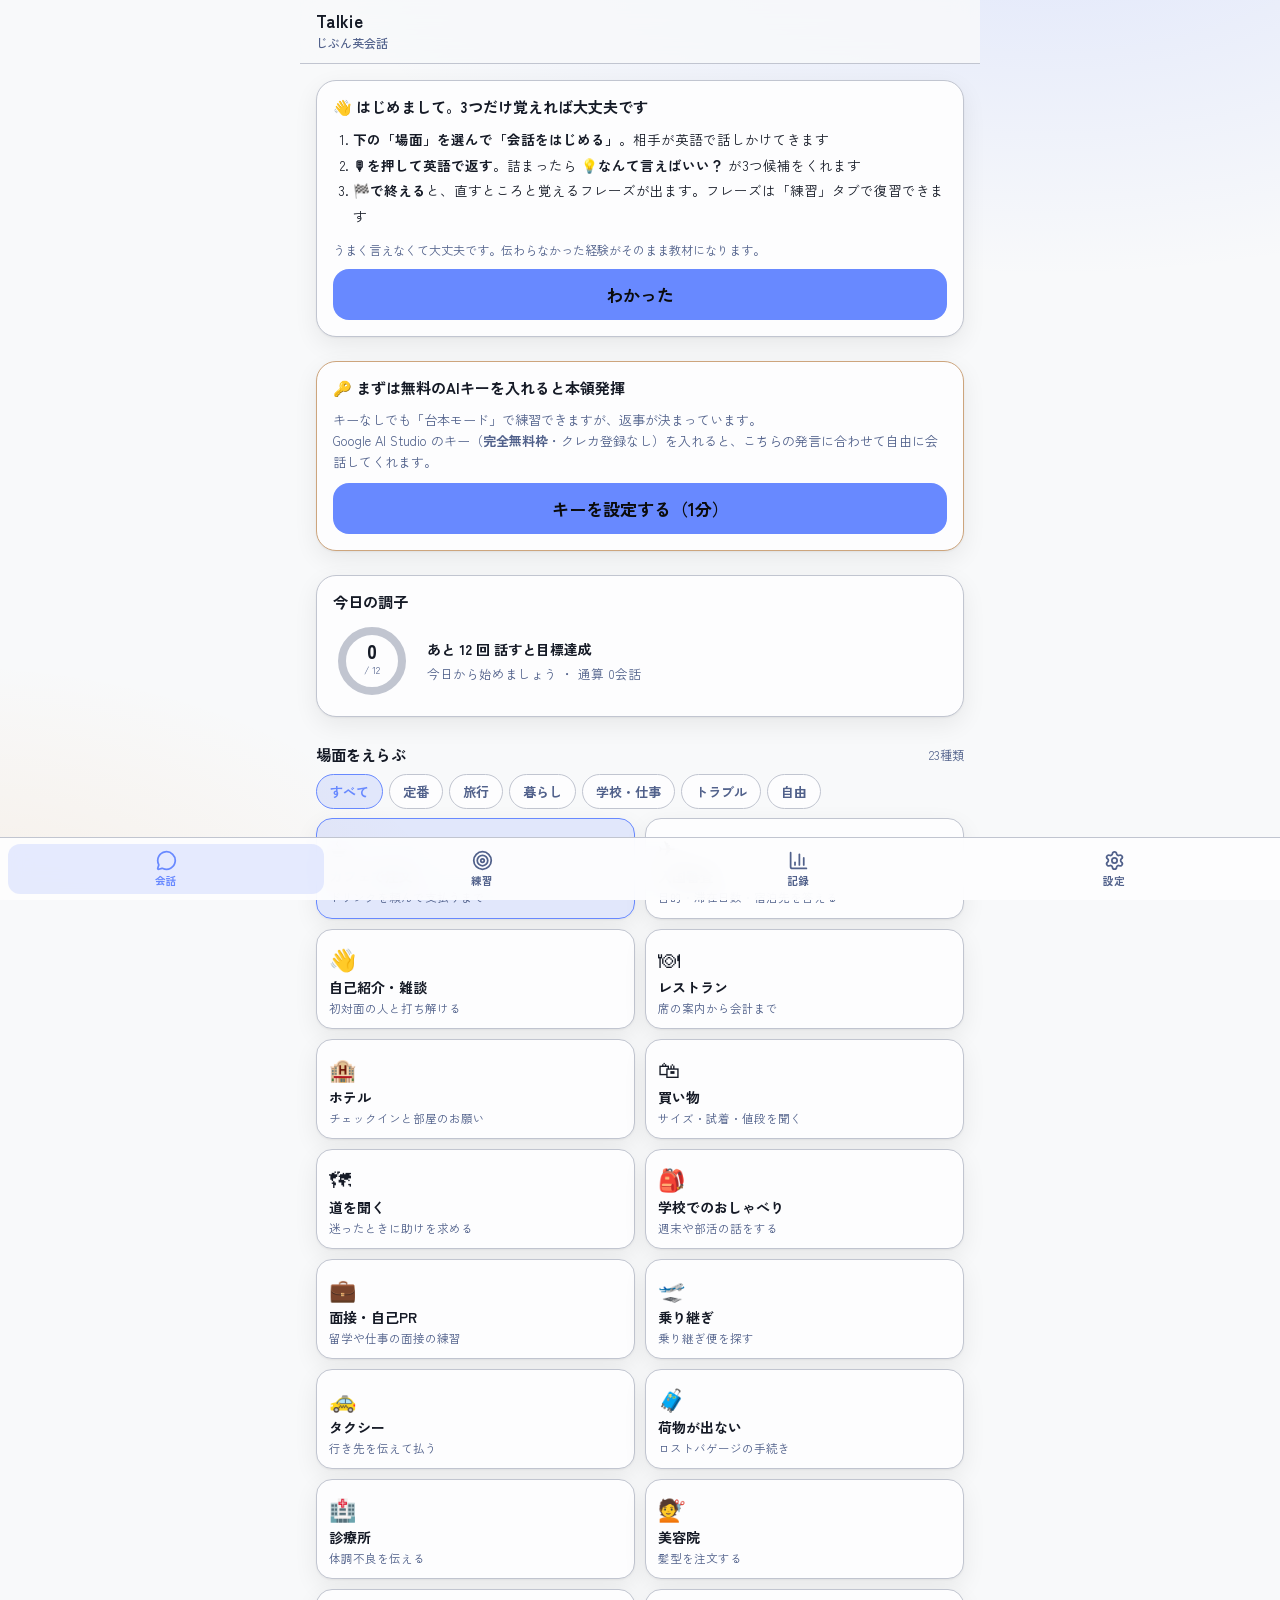
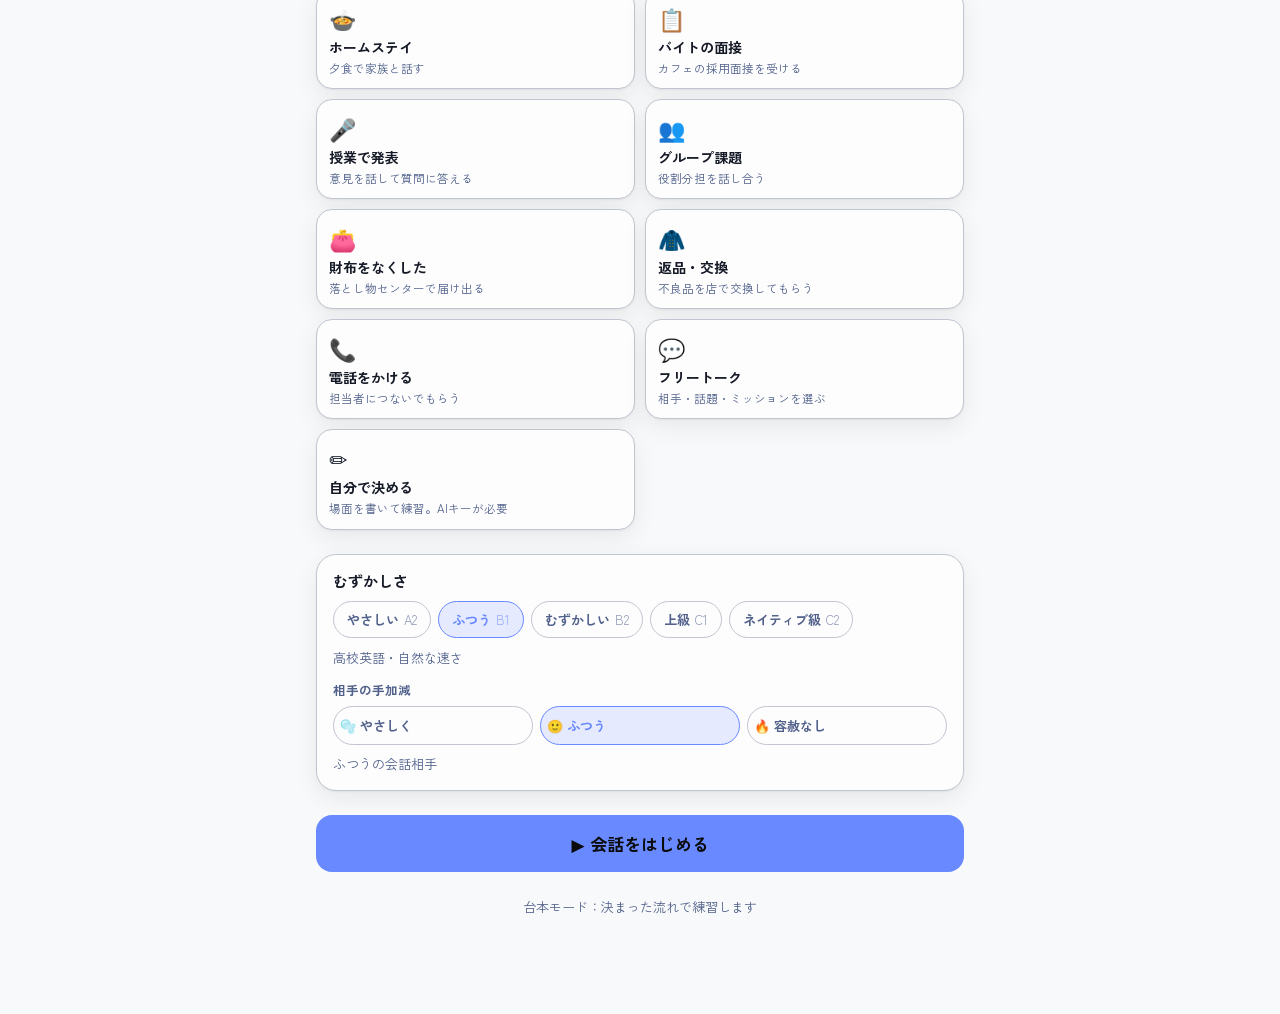
<file: index.html>
<!DOCTYPE html>
<html lang="ja">
<head>
<meta charset="utf-8">
<meta name="viewport" content="width=device-width,initial-scale=1,viewport-fit=cover">
<meta name="theme-color" content="#0B1020">
<link rel="preconnect" href="https://fonts.googleapis.com">
<link rel="preconnect" href="https://fonts.gstatic.com" crossorigin>
<link rel="stylesheet" href="https://fonts.googleapis.com/css2?family=Zen+Kaku+Gothic+New:wght@400;500;700&family=JetBrains+Mono:wght@400;700&display=swap">
<link rel="manifest" href="./manifest.json">
<link rel="apple-touch-icon" href="./apple-touch-icon.png">
<link rel="icon" href="./icon-192.png">
<meta name="apple-mobile-web-app-capable" content="yes">
<meta name="apple-mobile-web-app-status-bar-style" content="black-translucent">
<meta name="apple-mobile-web-app-title" content="Talkie">
<meta name="description" content="対話型の英会話練習アプリ。完全無料。">
<title>Talkie — じぶん英会話</title>
<style>
:root{
  color-scheme: dark;                 /* 入力欄やスクロールバーを浮かせないため必須 */

  /* ===== 契約の10色（direction.json の palette と1:1） ===== */
  --bg:#0B1020;
  --surface:#151C33;
  --border:#26304D;
  --text:#E8ECF7;
  --muted:#93A0C0;
  --primary:#6C8CFF;
  --on-primary:#0B1020;
  --accent:#FFB86B;
  --danger:#FF6B6B;
  --success:#4ADE80;

  /* ===== 今までのアプリで使っていた名前（同じ値の別名。消さない） ===== */
  --card:var(--surface); --panel:var(--surface); --surface-1:var(--surface);
  --line:var(--border);
  --ink:var(--text); --fg:var(--text); --tx:var(--text); --txt:var(--text);
  --dim:var(--muted); --sub:var(--muted); --text-dim:var(--muted); --tx2:var(--muted); --ink-2:var(--muted);
  --acc:var(--primary); --on-accent:var(--on-primary);
  --ok:var(--success); --good:var(--success); --bad:var(--danger); --warn:var(--accent);
  --on-danger:#0B0B0B; --on-success:#0B0B0B; --on-accent-solid:#0B0B0B;

  /* ===== 「もう一段」（全プロジェクトが必ず作るやつ） ===== */
  --bg-2:#0F162B;       --bg2:var(--bg-2);
  --surface-2:#1C2645;  --card2:var(--surface-2); --panel2:var(--surface-2);
  --line-2:#323F65;     --line2:var(--line-2);
  --muted-2:#7081AB;    --dim2:var(--muted-2);   --tx3:var(--muted-2);

  /* ===== 半透明（color-mix で作る。rgba のベタ書きより保守が楽） ===== */
  --primary-soft: color-mix(in srgb, var(--primary) 16%, transparent);
  --accent-soft:  color-mix(in srgb, var(--accent)  16%, transparent);
  --danger-soft:  color-mix(in srgb, var(--danger)  14%, transparent);
  --success-soft: color-mix(in srgb, var(--success) 14%, transparent);
  --overlay:      color-mix(in srgb, var(--bg) 88%, transparent);  /* ヘッダ/タブバーの下地 */
  --scrim:        color-mix(in srgb, var(--bg) 55%, transparent);  /* モーダルの暗幕 */
  --ring:         color-mix(in srgb, var(--text) 10%, transparent);

  /* ===== 形 ===== */
  --r-sm:12px; --r:16px; --r-lg:20px; --r-pill:999px;
  --radius:var(--r); --radius-sm:var(--r-sm); --radius-lg:var(--r-lg);

  /* ===== 影 ===== */
  --shadow:none;
  --shadow-lg:0 12px 40px rgba(0,0,0,.22);
  --shadow-accent:0 8px 24px color-mix(in srgb, var(--primary) 30%, transparent);

  /* ===== 文字（システムフォントのフォールバックを必ず残す） ===== */
  --font-heading:"Zen Kaku Gothic New",-apple-system,BlinkMacSystemFont,"Hiragino Sans","Noto Sans JP",system-ui,sans-serif;
  --font-body:"Zen Kaku Gothic New",-apple-system,BlinkMacSystemFont,"Hiragino Sans","Noto Sans JP",system-ui,sans-serif;
  --font-mono:"JetBrains Mono","Zen Kaku Gothic New",ui-monospace,SFMono-Regular,Menlo,Consolas,monospace;
  --fw-body:400; --fw-mid:600; --fw-bold:700; --fw-head:700;
  --fs-xs:12px; --fs-sm:13px; --fs:15px; --fs-lg:17px; --fs-xl:22px; --fs-2xl:28px; --fs-3xl:36px;
  --lh:1.65; --lh-tight:1.35;

  /* ===== 余白（24/32 を必ず使う。今までここが無くて全部詰まっていた） ===== */
  --sp-1:4px; --sp-2:8px; --sp-3:12px; --sp-4:16px; --sp-5:24px; --sp-6:32px; --sp-7:48px;

  /* ===== レイアウト ===== */
  --safe-t:env(safe-area-inset-top,0px);
  --safe-b:env(safe-area-inset-bottom,0px);
  --maxw:560px; --tabbar-h:62px; --header-h:54px;
}

/* ---- 反対の明るさのテーマ（自動生成。auto / light / dark の3段） ---- */
/*    OSの設定に自動で合わせる。ユーザーが手で選んだら data-theme が勝つ。 */
@media (prefers-color-scheme: light){
  :root:where(:not([data-theme="dark"])){
    color-scheme:light;
    --bg:#F8F9FA;
    --surface:#FDFDFE;
    --border:#C1C5D0;
    --text:#151A26;
    --muted:#51618B;
    --primary:#6889FF;
    --on-primary:#0B0B0B;
    --accent:#DF7400;
    --danger:#E70000;
    --success:#18833F;
    --bg-2:#EFF1F4; --surface-2:#F1F1F8; --line-2:#ADB2C1; --muted-2:#6B7CA9;
    --shadow:0 1px 2px rgba(0,0,0,.05), 0 8px 24px rgba(0,0,0,.07);
  }
}
:root[data-theme="light"]{
  color-scheme:light;
  --bg:#F8F9FA;
  --surface:#FDFDFE;
  --border:#C1C5D0;
  --text:#151A26;
  --muted:#51618B;
  --primary:#6889FF;
  --on-primary:#0B0B0B;
  --accent:#DF7400;
  --danger:#E70000;
  --success:#18833F;
  --bg-2:#EFF1F4; --surface-2:#F1F1F8; --line-2:#ADB2C1; --muted-2:#6B7CA9;
  --shadow:0 1px 2px rgba(0,0,0,.05), 0 8px 24px rgba(0,0,0,.07);
}
:root[data-theme="dark"]{ color-scheme:dark; }
/* JS側:  t==='auto' なら removeAttribute('data-theme')、それ以外は setAttribute('data-theme', t) */
@media (prefers-reduced-motion: reduce){
  *,*::before,*::after{animation-duration:.01ms!important;animation-iteration-count:1!important;
    transition-duration:.01ms!important;scroll-behavior:auto!important}
}

/* ---- このアプリ固有の色（吹き出し） ---- */
:root{ --ai:var(--surface); --me:var(--primary); --on-me:var(--on-primary); }

/* ---- 背景。写真は使わず、光をうっすら2枚重ねる ---- */
body{
  background:
    radial-gradient(1200px 620px at 82% -12%, color-mix(in srgb,var(--primary) 17%,transparent), transparent 62%),
    radial-gradient(900px 520px at -5% 108%, color-mix(in srgb,var(--accent) 9%,transparent), transparent 60%),
    var(--bg);
  background-attachment:fixed;
}

*{box-sizing:border-box;-webkit-tap-highlight-color:transparent}
html,body{margin:0;padding:0;height:100%}
body{
  color:var(--text);
  font-family:var(--font-body);
  font-size:var(--fs-lg);line-height:var(--lh);
  -webkit-font-smoothing:antialiased;overscroll-behavior-y:none;
}
h1,h2,h3{font-family:var(--font-heading);line-height:var(--lh-tight)}
.num,.mono{font-family:var(--font-mono);font-variant-numeric:tabular-nums}
button{font-family:inherit;font-size:inherit;color:inherit;cursor:pointer}
input,select,textarea{font-family:inherit;font-size:16px;color:inherit}

#app{max-width:680px;margin:0 auto;min-height:100%;display:flex;flex-direction:column;
  padding-bottom:calc(72px + env(safe-area-inset-bottom))}
header.top{position:sticky;top:0;z-index:30;background:color-mix(in srgb,var(--bg) 88%,transparent);
  backdrop-filter:blur(12px);border-bottom:1px solid var(--line);
  padding:calc(10px + env(safe-area-inset-top)) 16px 10px;display:flex;align-items:center;gap:10px}
header.top h1{font-size:17px;margin:0;font-weight:700;letter-spacing:.02em;flex:1}
header.top .sub{font-size:12px;color:var(--sub);font-weight:500}
.iconbtn{background:transparent;border:1px solid var(--line);border-radius:10px;width:36px;height:36px;
  display:grid;place-items:center;font-size:16px}
main{flex:1;padding:var(--sp-4);display:flex;flex-direction:column;gap:var(--sp-5)}

nav.tabs{position:fixed;bottom:0;left:0;right:0;z-index:40;background:color-mix(in srgb,var(--card) 94%,transparent);
  backdrop-filter:blur(14px);border-top:1px solid var(--line);display:flex;
  padding:6px 8px calc(6px + env(safe-area-inset-bottom))}
nav.tabs button{flex:1;background:none;border:0;padding:6px 2px;border-radius:12px;
  display:flex;flex-direction:column;align-items:center;gap:2px;font-size:10.5px;color:var(--sub);font-weight:600}
nav.tabs button .ic{display:grid;place-items:center;height:21px}
nav.tabs button.on{color:var(--primary);background:var(--primary-soft)}

.card{background:var(--card);border:1px solid var(--line);border-radius:var(--r-lg);padding:var(--sp-4);box-shadow:var(--shadow)}
.card h2{margin:0 0 10px;font-size:15px;font-weight:700}
.muted{color:var(--sub);font-size:13px}
.row{display:flex;gap:10px;align-items:center}
.grow{flex:1}
.btn{background:var(--primary);color:var(--on-primary);border:1px solid transparent;border-radius:var(--r);
  padding:12px 16px;min-height:44px;font-weight:var(--fw-bold);
  display:inline-flex;align-items:center;justify-content:center;gap:var(--sp-2);
  transition:transform .12s ease,background .12s ease,border-color .12s ease}
.btn:active{transform:scale(.98)}
.btn:focus-visible{outline:2px solid var(--primary);outline-offset:2px}
.btn:disabled{opacity:.45;transform:none}
.btn.ghost{background:transparent;color:var(--text);border-color:var(--line);font-weight:var(--fw-mid)}
.btn.soft{background:var(--primary-soft);color:var(--primary);font-weight:var(--fw-bold)}
.btn.sm{padding:9px 13px;min-height:38px;font-size:var(--fs-sm);border-radius:var(--r-sm)}
.btn.block{width:100%}
.btn.danger{background:var(--danger);color:var(--on-danger)}

.scenes{display:grid;grid-template-columns:repeat(2,1fr);gap:10px}
.scene{background:var(--card);border:1px solid var(--line);border-radius:var(--r);padding:var(--sp-3);
  text-align:left;min-height:44px;
  display:flex;flex-direction:column;gap:3px;box-shadow:var(--shadow);
  transition:transform .12s ease,border-color .12s ease,background .12s ease}
.scene:active{transform:scale(.98)}
.scene:focus-visible{outline:2px solid var(--primary);outline-offset:2px}
.scene.on{border-color:var(--primary);background:var(--primary-soft)}
.scene .em{font-size:22px}
.scene .t{font-weight:700;font-size:14px}
.scene .d{font-size:11.5px;color:var(--sub);line-height:1.4}
.seg{display:flex;background:var(--primary-soft);border-radius:12px;padding:4px;gap:4px}
.seg button{flex:1;border:0;background:transparent;border-radius:9px;padding:9px 4px;font-size:13px;font-weight:700;color:var(--sub)}
.seg button.on{background:var(--card);color:var(--primary);box-shadow:var(--shadow)}

/* chat */
#chatScroll{display:flex;flex-direction:column;gap:14px;padding-bottom:8px}
.msg{max-width:90%;display:flex;flex-direction:column;gap:var(--sp-2)}
.msg.ai{align-self:flex-start}
.msg.me{align-self:flex-end;align-items:flex-end}
.bub{padding:var(--sp-3) var(--sp-4);border-radius:var(--r-lg);word-break:break-word}
.msg.ai .bub{background:var(--ai);border:1px solid var(--line);border-bottom-left-radius:6px}
.msg.me .bub{background:var(--me);color:var(--on-me);border-bottom-right-radius:6px;font-weight:500}
/* 相手の英文がこの画面の主役。ここだけ大きく明るく。 */
.msg.ai .bub .en{font-size:var(--fs-xl);line-height:1.5;letter-spacing:.005em;color:var(--text)}
.msg.me .bub .en{font-size:var(--fs-lg);line-height:1.5}
.bub .ja{font-size:var(--fs-sm);color:var(--muted);margin-top:var(--sp-2);padding-top:var(--sp-2);
  border-top:1px dashed var(--line);line-height:1.6}
.msg.me .bub .ja{color:color-mix(in srgb,var(--on-me) 72%,transparent);
  border-top-color:color-mix(in srgb,var(--on-me) 28%,transparent)}
.msg .tools{display:flex;gap:var(--sp-2);flex-wrap:wrap}
.chip{border:1px solid var(--line);background:var(--card);border-radius:var(--r-pill);
  padding:7px 12px;font-size:var(--fs-xs);color:var(--muted);font-weight:600;min-height:32px;
  display:inline-flex;align-items:center;gap:5px;transition:transform .12s ease,border-color .12s ease}
.chip:active{transform:scale(.97)}
.chip:focus-visible{outline:2px solid var(--primary);outline-offset:2px}
.fb{border-radius:12px;padding:9px 12px;font-size:13px;border:1px solid var(--line);background:var(--card);max-width:88%;align-self:flex-end}
.fb.good{border-color:color-mix(in srgb,var(--ok) 45%,var(--line));color:var(--ok)}
.fb.tip{border-color:color-mix(in srgb,var(--warn) 45%,var(--line))}
.fb .better{color:var(--ink);font-weight:700;margin-top:3px}
.fb .why{color:var(--sub);font-size:12px;margin-top:2px}
.typing{align-self:flex-start;display:flex;gap:4px;padding:14px 16px;background:var(--ai);border:1px solid var(--line);border-radius:16px;border-bottom-left-radius:5px}
.typing i{width:7px;height:7px;border-radius:50%;background:var(--sub);display:block;animation:bo 1.2s infinite}
.typing i:nth-child(2){animation-delay:.15s}.typing i:nth-child(3){animation-delay:.3s}
@keyframes bo{0%,60%,100%{opacity:.25;transform:translateY(0)}30%{opacity:1;transform:translateY(-4px)}}

.hintbox{background:var(--primary-soft);border:1px solid color-mix(in srgb,var(--primary) 30%,var(--line));
  border-radius:14px;padding:12px;display:flex;flex-direction:column;gap:8px}
.hintbox .hh{font-size:12px;font-weight:700;color:var(--primary)}
.hint{background:var(--card);border:1px solid var(--line);border-radius:11px;padding:9px 11px;text-align:left;width:100%}
.hint .he{font-size:14.5px;font-weight:600}
.hint .hj{font-size:12px;color:var(--sub)}

#composer{position:fixed;bottom:calc(60px + env(safe-area-inset-bottom));left:0;right:0;z-index:35;
  background:color-mix(in srgb,var(--bg) 92%,transparent);backdrop-filter:blur(12px);border-top:1px solid var(--line)}
#composerInner{max-width:680px;margin:0 auto;padding:9px 12px;display:flex;gap:8px;align-items:flex-end}
#txt{flex:1;border:1px solid var(--line);background:var(--card);border-radius:20px;padding:10px 14px;resize:none;
  max-height:110px;min-height:42px;line-height:1.45}
.mic{width:54px;height:54px;border-radius:50%;border:0;background:var(--primary);color:var(--on-primary);
  font-size:22px;display:grid;place-items:center;flex:none;box-shadow:var(--shadow-accent);
  transition:transform .12s ease,background .15s ease}
.mic:active{transform:scale(.94)}
.mic:focus-visible{outline:2px solid var(--primary);outline-offset:3px}
.mic.rec{background:var(--danger);color:#fff;animation:pulse 1.3s infinite;box-shadow:none}
@keyframes pulse{0%{box-shadow:0 0 0 0 color-mix(in srgb,var(--danger) 55%,transparent)}
  70%{box-shadow:0 0 0 15px color-mix(in srgb,var(--danger) 0%,transparent)}
  100%{box-shadow:0 0 0 0 color-mix(in srgb,var(--danger) 0%,transparent)}}
.mic.sm{width:44px;height:44px;font-size:17px;background:var(--card);color:var(--text);
  border:1px solid var(--line);box-shadow:none;font-weight:var(--fw-bold)}
.mic.sm.rec{background:var(--danger);color:#fff}

.stat{display:grid;grid-template-columns:repeat(3,1fr);gap:10px}
.stat div{background:var(--card);border:1px solid var(--line);border-radius:14px;padding:12px;text-align:center;box-shadow:var(--shadow)}
.stat b{display:block;font-size:22px;line-height:1.2}
.stat span{font-size:11px;color:var(--sub)}

.pcard{background:var(--card);border:1px solid var(--line);border-radius:14px;padding:12px;box-shadow:var(--shadow);
  display:flex;gap:10px;align-items:flex-start}
.pcard.done{opacity:.55}
.pcard .pe{font-weight:700;font-size:15px}
.pcard .pj{font-size:12.5px;color:var(--sub)}

label.f{display:block;font-size:12.5px;font-weight:700;color:var(--sub);margin:12px 0 5px}
input.f,select.f,textarea.f{width:100%;border:1px solid var(--line);background:var(--bg);border-radius:11px;padding:11px 12px}
.sw{display:flex;justify-content:space-between;align-items:center;padding:11px 0;border-bottom:1px solid var(--line);gap:12px}
.sw:last-child{border-bottom:0}
.sw .l{font-size:14px;font-weight:600}
.sw .l small{display:block;font-weight:400;color:var(--sub);font-size:11.5px}
.toggle{width:48px;height:28px;border-radius:99px;background:var(--line);border:0;position:relative;flex:none;transition:.18s}
.toggle.on{background:var(--primary)}
.toggle::after{content:"";position:absolute;top:3px;left:3px;width:22px;height:22px;border-radius:50%;background:#fff;transition:.18s}
.toggle.on::after{transform:translateX(20px)}
.empty{text-align:center;color:var(--muted);padding:var(--sp-6) var(--sp-3);font-size:var(--fs-sm)}
/* 空っぽの画面：絵 + 一言 + ボタン1つ。ここを寂しくしない */
.emptybox{display:flex;flex-direction:column;align-items:center;text-align:center;
  padding:var(--sp-6) var(--sp-4);gap:var(--sp-3)}
.emptybox .art{width:112px;height:88px;color:var(--primary);opacity:.9;
  animation:emptyIn .28s ease-out}
@keyframes emptyIn{from{opacity:0;transform:translateY(8px) scale(.96)}to{opacity:.9;transform:none}}
.emptybox .tt{font-family:var(--font-heading);font-weight:var(--fw-bold);font-size:var(--fs-lg);color:var(--text)}
.emptybox .ds{font-size:var(--fs-sm);color:var(--muted);line-height:1.7;max-width:30em}
.emptybox .btn{margin-top:var(--sp-2)}
a{color:var(--primary)}
.hidden{display:none!important}
.bar{height:7px;border-radius:99px;background:var(--line);overflow:hidden}
.bar i{display:block;height:100%;background:var(--primary);border-radius:99px}
.toast{position:fixed;bottom:130px;left:50%;transform:translateX(-50%);background:#111827;color:#fff;
  padding:10px 16px;border-radius:99px;font-size:13px;z-index:100;box-shadow:var(--shadow);max-width:90%;text-align:center}
/* ---- 聞いています表示（ネイティブ/クラウド共通） ---- */
#hear{position:fixed;left:0;right:0;bottom:calc(122px + env(safe-area-inset-bottom));z-index:36;
  display:none;justify-content:center;pointer-events:none;padding:0 12px}
#hear.on{display:flex}
#hearIn{pointer-events:auto;display:flex;align-items:center;gap:11px;max-width:min(680px,100%);
  background:var(--card);border:1px solid var(--line);border-radius:999px;padding:8px 8px 8px 15px;
  box-shadow:0 6px 26px rgba(16,24,40,.16);animation:hearIn .18s ease-out}
@keyframes hearIn{from{opacity:0;transform:translateY(8px) scale(.97)}to{opacity:1;transform:none}}
#hearBars{display:flex;align-items:center;gap:3px;height:22px;flex:none}
#hearBars i{display:block;width:3.5px;border-radius:2px;background:var(--danger);height:5px;
  transition:height .09s linear}
#hearTxt{font-size:13.5px;font-weight:650;white-space:nowrap;overflow:hidden;text-overflow:ellipsis}
#hearTxt b{color:var(--danger)}
#hearSub{font-size:11px;color:var(--sub);font-weight:500;margin-top:-2px}
#hearStop{flex:none;border:0;border-radius:999px;background:var(--danger);color:#fff;
  font-size:12.5px;font-weight:700;padding:8px 14px}
#hear.busy #hearBars i{background:var(--primary);animation:wave .9s ease-in-out infinite}
#hear.busy #hearBars i:nth-child(2){animation-delay:.12s}
#hear.busy #hearBars i:nth-child(3){animation-delay:.24s}
#hear.busy #hearBars i:nth-child(4){animation-delay:.36s}
#hear.busy #hearBars i:nth-child(5){animation-delay:.48s}
@keyframes wave{0%,100%{height:5px}50%{height:19px}}

/* ---- 環境の注意バナー ---- */
.envbar{display:flex;gap:10px;align-items:flex-start;background:var(--primary-soft);
  border:1px solid color-mix(in srgb,var(--primary) 28%,transparent);border-radius:14px;padding:12px 13px}
.envbar .em{font-size:18px;line-height:1.2;flex:none}
.envbar .tt{font-size:13.5px;font-weight:700;margin-bottom:2px}
.envbar .ds{font-size:12.5px;color:var(--sub);line-height:1.55}
.envbar .row{display:flex;gap:7px;margin-top:9px;flex-wrap:wrap}
.envbar button{border:1px solid color-mix(in srgb,var(--primary) 34%,transparent);background:var(--card);
  border-radius:9px;padding:6px 11px;font-size:12px;font-weight:700;color:var(--primary)}
.envbar .x{background:none;border:0;color:var(--sub);font-size:16px;padding:0 2px;align-self:flex-start}

/* ---- 失敗したときの復帰カード ---- */
.errcard{background:color-mix(in srgb,var(--danger) 9%,var(--card));
  border:1px solid color-mix(in srgb,var(--danger) 34%,transparent);border-radius:14px;padding:13px;
  display:flex;gap:10px;align-items:flex-start;margin:4px 0}
.errcard .em{font-size:17px;flex:none}
.errcard .tt{font-size:13.5px;font-weight:700;color:var(--danger)}
.errcard .ds{font-size:12.5px;color:var(--sub);margin-top:2px;line-height:1.55}
.errcard .row{display:flex;gap:7px;margin-top:10px;flex-wrap:wrap}
.errcard button{border:0;border-radius:9px;padding:7px 13px;font-size:12.5px;font-weight:700;
  background:var(--danger);color:#fff}
.errcard button.gh{background:var(--card);color:var(--sub);border:1px solid var(--line)}

/* ---- 使えないボタンは押せないと見て分かるように ---- */
button[disabled],button.off{opacity:.42;cursor:not-allowed;filter:grayscale(.5)}
.retrying{font-size:11.5px;color:var(--warn);font-weight:650;margin-left:6px}
</style>
</head>
<body>
<div id="app">
  <header class="top">
    <div class="grow">
      <h1 id="hTitle">Talkie</h1>
      <div class="sub" id="hSub">じぶん英会話</div>
    </div>
    <button class="iconbtn hidden" id="btnEnd" title="会話を終える" aria-label="会話を終える"></button>
  </header>
  <main id="main"></main>
  <div id="composer" class="hidden">
    <div id="composerInner">
      <button class="mic sm" id="micJa" title="日本語で言う → 英語にしてもらう" aria-label="日本語で言う">あ</button>
      <textarea id="txt" rows="1" placeholder="英語で入力 / マイクで話す"></textarea>
      <button class="mic" id="micEn" title="英語で話す" aria-label="英語で話す"></button>
    </div>
  </div>
  <div id="hear"><div id="hearIn">
    <div id="hearBars"><i></i><i></i><i></i><i></i><i></i></div>
    <div style="min-width:0"><div id="hearTxt">聞いています</div><div id="hearSub"></div></div>
    <button id="hearStop">とめる</button>
  </div></div>
  <nav class="tabs" id="tabs"></nav>
</div>
<script>
/* ============================================================
   Talkie — じぶん英会話  (single file / no build / no server)
   音声認識・読み上げ = ブラウザ標準 / AI = Gemini 無料枠(任意)
   ============================================================ */

/* ---------- 0.5 アイコン（lucide / design/icons から生成） ---------- */
const ICONS={
  'mic':'<path d="M12 19v3"/><path d="M19 10v2a7 7 0 0 1-14 0v-2"/><rect x="9" y="2" width="6" height="13" rx="3"/>',
  'volume-2':'<path d="M11 4.702a.705.705 0 0 0-1.203-.498L6.413 7.587A1.4 1.4 0 0 1 5.416 8H3a1 1 0 0 0-1 1v6a1 1 0 0 0 1 1h2.416a1.4 1.4 0 0 1 .997.413l3.383 3.384A.705.705 0 0 0 11 19.298z"/><path d="M16 9a5 5 0 0 1 0 6"/><path d="M19.364 18.364a9 9 0 0 0 0-12.728"/>',
  'message-circle':'<path d="M2.992 16.342a2 2 0 0 1 .094 1.167l-1.065 3.29a1 1 0 0 0 1.236 1.168l3.413-.998a2 2 0 0 1 1.099.092 10 10 0 1 0-4.777-4.719"/>',
  'target':'<circle cx="12" cy="12" r="10"/><circle cx="12" cy="12" r="6"/><circle cx="12" cy="12" r="2"/>',
  'chart-column':'<path d="M3 3v16a2 2 0 0 0 2 2h16"/><path d="M18 17V9"/><path d="M13 17V5"/><path d="M8 17v-3"/>',
  'settings':'<path d="M9.671 4.136a2.34 2.34 0 0 1 4.659 0 2.34 2.34 0 0 0 3.319 1.915 2.34 2.34 0 0 1 2.33 4.033 2.34 2.34 0 0 0 0 3.831 2.34 2.34 0 0 1-2.33 4.033 2.34 2.34 0 0 0-3.319 1.915 2.34 2.34 0 0 1-4.659 0 2.34 2.34 0 0 0-3.32-1.915 2.34 2.34 0 0 1-2.33-4.033 2.34 2.34 0 0 0 0-3.831A2.34 2.34 0 0 1 6.35 6.051a2.34 2.34 0 0 0 3.319-1.915"/><circle cx="12" cy="12" r="3"/>',
  'flag':'<path d="M4 22V4a1 1 0 0 1 .4-.8A6 6 0 0 1 8 2c3 0 5 2 7.333 2q2 0 3.067-.8A1 1 0 0 1 20 4v10a1 1 0 0 1-.4.8A6 6 0 0 1 16 16c-3 0-5-2-8-2a6 6 0 0 0-4 1.528"/>',
  'circle-alert':'<circle cx="12" cy="12" r="10"/><line x1="12" x2="12" y1="8" y2="12"/><line x1="12" x2="12.01" y1="16" y2="16"/>',
  'lightbulb':'<path d="M15 14c.2-1 .7-1.7 1.5-2.5 1-.9 1.5-2.2 1.5-3.5A6 6 0 0 0 6 8c0 1 .2 2.2 1.5 3.5.7.7 1.3 1.5 1.5 2.5"/><path d="M9 18h6"/><path d="M10 22h4"/>',
  'book-open':'<path d="M12 5v16"/><path d="M20.001 19A2 2 0 0022 17V5a2 2 0 00-1.999-2L16 3.002A5 5 0 0012 5a5 5 0 00-4-2H4a2 2 0 00-2 2v12a2 2 0 001.999 2H8a5 5 0 014 2 5 5 0 014-2z"/>',
  'turtle':'<path d="m12 10 2 4v3a1 1 0 0 0 1 1h2a1 1 0 0 0 1-1v-3a8 8 0 1 0-16 0v3a1 1 0 0 0 1 1h2a1 1 0 0 0 1-1v-3l2-4h4Z"/><path d="M4.82 7.9 8 10"/><path d="M15.18 7.9 12 10"/><path d="M16.93 10H20a2 2 0 0 1 0 4H2"/>',
  'rotate-ccw':'<path d="M3 12a9 9 0 1 0 9-9 9.75 9.75 0 0 0-6.74 2.74L3 8"/><path d="M3 3v5h5"/>',
  'headphones':'<path d="M3 14h3a2 2 0 0 1 2 2v3a2 2 0 0 1-2 2H5a2 2 0 0 1-2-2v-7a9 9 0 0 1 18 0v7a2 2 0 0 1-2 2h-1a2 2 0 0 1-2-2v-3a2 2 0 0 1 2-2h3"/>',
  'languages':'<path d="m5 8 6 6"/><path d="m4 14 6-6 2-3"/><path d="M2 5h12"/><path d="M7 2h1"/><path d="m22 22-5-10-5 10"/><path d="M14 18h6"/>',
  'sparkles':'<path d="M11.017 2.814a1 1 0 0 1 1.966 0l1.051 5.558a2 2 0 0 0 1.594 1.594l5.558 1.051a1 1 0 0 1 0 1.966l-5.558 1.051a2 2 0 0 0-1.594 1.594l-1.051 5.558a1 1 0 0 1-1.966 0l-1.051-5.558a2 2 0 0 0-1.594-1.594l-5.558-1.051a1 1 0 0 1 0-1.966l5.558-1.051a2 2 0 0 0 1.594-1.594z"/><path d="M20 2v4"/><path d="M22 4h-4"/><circle cx="4" cy="20" r="2"/>',
  'check':'<path d="M20 6 9 17l-5-5"/>',
  'x':'<path d="M18 6 6 18"/><path d="m6 6 12 12"/>',
  'chevron-right':'<path d="m9 18 6-6-6-6"/>',
  'play':'<path d="M5 5a2 2 0 0 1 3.008-1.728l11.997 6.998a2 2 0 0 1 .003 3.458l-12 7A2 2 0 0 1 5 19z"/>',
  'mic-off':'<path d="M12 19v3"/><path d="M15 9.34V5a3 3 0 0 0-5.68-1.33"/><path d="M16.95 16.95A7 7 0 0 1 5 12v-2"/><path d="M18.89 13.23A7 7 0 0 0 19 12v-2"/><path d="m2 2 20 20"/><path d="M9 9v3a3 3 0 0 0 5.12 2.12"/>'
};
function icon(name,size){
  const p=ICONS[name]; if(!p) return '';
  const n=size||20;
  return `<svg viewBox="0 0 24 24" width="${n}" height="${n}" fill="none" stroke="currentColor"
    stroke-width="2" stroke-linecap="round" stroke-linejoin="round" aria-hidden="true"
    style="flex:none;display:block">${p}</svg>`;
}

/* ---------- 0.6 空っぽの画面 ---------- */
const EMPTY_ART={
  chat:`<svg viewBox="0 0 112 88" fill="none" aria-hidden="true">
    <rect x="6" y="10" width="66" height="42" rx="12" stroke="currentColor" stroke-width="2.5"/>
    <path d="M22 62 L30 52 L18 52 Z" fill="currentColor" opacity=".55"/>
    <path d="M20 26h34M20 36h22" stroke="currentColor" stroke-width="2.5" stroke-linecap="round" opacity=".55"/>
    <rect x="44" y="38" width="62" height="38" rx="11" stroke="currentColor" stroke-width="2.5" opacity=".45"/>
    <path d="M90 78 L82 68 L94 68 Z" fill="currentColor" opacity=".25"/>
    <path d="M58 52h34M58 62h20" stroke="currentColor" stroke-width="2.5" stroke-linecap="round" opacity=".3"/>
  </svg>`,
  cards:`<svg viewBox="0 0 112 88" fill="none" aria-hidden="true">
    <rect x="16" y="20" width="66" height="46" rx="10" stroke="currentColor" stroke-width="2.5" opacity=".3" transform="rotate(-7 49 43)"/>
    <rect x="26" y="16" width="66" height="46" rx="10" stroke="currentColor" stroke-width="2.5" opacity=".5" transform="rotate(4 59 39)"/>
    <rect x="22" y="26" width="66" height="46" rx="10" stroke="currentColor" stroke-width="2.5" fill="var(--card)"/>
    <path d="M36 42h30M36 54h18" stroke="currentColor" stroke-width="2.5" stroke-linecap="round" opacity=".6"/>
  </svg>`,
  chart:`<svg viewBox="0 0 112 88" fill="none" aria-hidden="true">
    <path d="M18 72h78" stroke="currentColor" stroke-width="2.5" stroke-linecap="round" opacity=".45"/>
    <rect x="26" y="52" width="13" height="20" rx="4" fill="currentColor" opacity=".3"/>
    <rect x="46" y="40" width="13" height="32" rx="4" fill="currentColor" opacity=".5"/>
    <rect x="66" y="26" width="13" height="46" rx="4" fill="currentColor" opacity=".75"/>
    <path d="M26 30 L44 22 L60 28 L86 12" stroke="currentColor" stroke-width="2.5"
      stroke-linecap="round" stroke-linejoin="round" opacity=".35"/>
  </svg>`,
  fix:`<svg viewBox="0 0 112 88" fill="none" aria-hidden="true">
    <rect x="22" y="14" width="68" height="60" rx="11" stroke="currentColor" stroke-width="2.5"/>
    <path d="M36 34h30M36 46h40M36 58h22" stroke="currentColor" stroke-width="2.5" stroke-linecap="round" opacity=".45"/>
    <circle cx="82" cy="60" r="15" fill="var(--card)"/>
    <circle cx="82" cy="60" r="13" stroke="currentColor" stroke-width="2.5"/>
    <path d="M76 60l4.5 4.5L89 56" stroke="currentColor" stroke-width="2.5" stroke-linecap="round" stroke-linejoin="round"/>
  </svg>`
};
function emptyBox(art,title,desc,btnLabel,btnId){
  return `<div class="emptybox">
    <div class="art">${EMPTY_ART[art]||''}</div>
    <div class="tt">${title}</div>
    <div class="ds">${desc}</div>
    ${btnLabel?`<button class="btn" id="${btnId}">${btnLabel}</button>`:''}
  </div>`;
}
function goTalk(){ app.tab='talk'; render(); }

/* ---------- 1. シーン定義 + キーなし用の台本 ---------- */
const SCENES = [
{id:'cafe', cat:'life', em:'☕️', t:'カフェで注文', d:'ドリンクを頼んで支払うまで',
 role:'a friendly barista at a coffee shop in Seattle',
 sit:'The user is a customer ordering at the counter. Take their order, ask about size, food, for-here-or-to-go, and payment.',
 script:[
  {en:"Hi there! Welcome in. What can I get started for you today?",ja:"いらっしゃいませ！ご注文は何にしますか？",
   hints:[{en:"Can I get a medium latte, please?",ja:"ラテのMサイズをください"},{en:"What do you recommend?",ja:"おすすめは何ですか？"},{en:"I'd like an iced coffee, please.",ja:"アイスコーヒーをお願いします"}]},
  {en:"Sure thing. What size would you like — small, medium, or large?",ja:"かしこまりました。サイズはS・M・Lどれにしますか？",
   hints:[{en:"Medium, please.",ja:"Mでお願いします"},{en:"I'll go with a small one.",ja:"小さいのにします"},{en:"What's the difference in size?",ja:"サイズの違いは何ですか？"}]},
  {en:"Got it. Would you like anything to eat with that? Our croissants just came out.",ja:"了解です。何か食べ物はいかがですか？クロワッサンが焼きたてですよ",
   hints:[{en:"That sounds good. I'll take one.",ja:"いいですね、1つください"},{en:"No thanks, just the drink.",ja:"いえ、飲み物だけで大丈夫です"},{en:"Is it sweet or savory?",ja:"甘いですか、しょっぱいですか？"}]},
  {en:"Perfect. Is that for here or to go?",ja:"承知しました。店内でお召し上がりですか、お持ち帰りですか？",
   hints:[{en:"For here, please.",ja:"店内でお願いします"},{en:"To go, please.",ja:"持ち帰りでお願いします"},{en:"Can I decide after I pay?",ja:"支払い後に決めてもいいですか？"}]},
  {en:"That comes to six dollars and fifty cents. Cash or card?",ja:"6ドル50セントになります。現金かカードどちらですか？",
   hints:[{en:"Card, please.",ja:"カードでお願いします"},{en:"I'll pay with cash.",ja:"現金で払います"},{en:"Do you take Apple Pay?",ja:"Apple Payは使えますか？"}]},
  {en:"All set. Your name for the cup? I'll call you when it's ready.",ja:"完了です。カップに書くお名前は？できたらお呼びします",
   hints:[{en:"It's Shu. S-H-U.",ja:"シュウです。S-H-Uです"},{en:"Sure, it's Shu. Thank you!",ja:"はい、シュウです。ありがとう！"},{en:"Could you write it as 'Shu'?",ja:"「Shu」と書いてもらえますか？"}]}
 ]},
{id:'airport', cat:'travel', em:'✈️', t:'入国審査', d:'目的・滞在日数・宿泊先を答える',
 role:'an immigration officer at Los Angeles International Airport',
 sit:'The user is a Japanese traveler going through immigration. Ask standard questions politely but formally.',
 script:[
  {en:"Good afternoon. May I see your passport, please?",ja:"こんにちは。パスポートを見せてください",
   hints:[{en:"Here you are.",ja:"どうぞ"},{en:"Sure, here's my passport.",ja:"はい、パスポートです"},{en:"Of course. Here it is.",ja:"もちろんです。こちらです"}]},
  {en:"Thank you. What's the purpose of your visit?",ja:"ありがとう。訪問の目的は何ですか？",
   hints:[{en:"I'm here for sightseeing.",ja:"観光で来ました"},{en:"I'm visiting my friend.",ja:"友達に会いに来ました"},{en:"I'm here to study English.",ja:"英語を勉強しに来ました"}]},
  {en:"I see. How long will you be staying in the United States?",ja:"なるほど。アメリカにはどのくらい滞在しますか？",
   hints:[{en:"For ten days.",ja:"10日間です"},{en:"About two weeks.",ja:"2週間くらいです"},{en:"Until the end of this month.",ja:"今月末までです"}]},
  {en:"And where will you be staying?",ja:"どこに滞在する予定ですか？",
   hints:[{en:"At a hotel in downtown LA.",ja:"ダウンタウンLAのホテルです"},{en:"At my friend's place in Santa Monica.",ja:"サンタモニカの友人宅です"},{en:"I have the address right here.",ja:"ここに住所があります"}]},
  {en:"Do you have a return ticket?",ja:"帰りのチケットはお持ちですか？",
   hints:[{en:"Yes, I fly back on the 20th.",ja:"はい、20日に帰ります"},{en:"Yes, would you like to see it?",ja:"はい、お見せしましょうか？"},{en:"Yes, it's on my phone.",ja:"はい、スマホに入っています"}]},
  {en:"Everything looks good. Enjoy your stay. Welcome to the United States.",ja:"問題ありません。良い滞在を。アメリカへようこそ",
   hints:[{en:"Thank you very much!",ja:"ありがとうございます！"},{en:"Thanks, have a good day.",ja:"ありがとう、良い一日を"},{en:"Thank you, I'm excited to be here.",ja:"ありがとう、来られて嬉しいです"}]}
 ]},
{id:'intro', cat:'basic', em:'👋', t:'自己紹介・雑談', d:'初対面の人と打ち解ける',
 role:'Alex, a friendly American student the same age as the user, meeting them for the first time at a school event',
 sit:'Small talk between two students meeting for the first time. Be curious and casual.',
 script:[
  {en:"Hey! I don't think we've met. I'm Alex. What's your name?",ja:"やあ！初めましてだよね。アレックスです。名前は？",
   hints:[{en:"I'm Shu. Nice to meet you.",ja:"シュウです。よろしく"},{en:"Hi Alex, I'm Shu.",ja:"やあアレックス、シュウです"},{en:"Shu. Good to meet you!",ja:"シュウです。会えて嬉しいです！"}]},
  {en:"Nice to meet you, Shu! So where are you from?",ja:"よろしく、シュウ！出身はどこ？",
   hints:[{en:"I'm from Japan.",ja:"日本から来ました"},{en:"I'm from Tokyo, Japan.",ja:"日本の東京出身です"},{en:"Japan. Have you ever been there?",ja:"日本です。行ったことある？"}]},
  {en:"Oh cool, I've always wanted to go. So what do you do? Are you a student?",ja:"いいね、ずっと行ってみたかったんだ。何してるの？学生？",
   hints:[{en:"Yeah, I'm a high school student.",ja:"うん、高校生です"},{en:"I'm in my second year of high school.",ja:"高校2年生です"},{en:"I'm a student. How about you?",ja:"学生です。君は？"}]},
  {en:"Same here. What do you like to do in your free time?",ja:"僕もだよ。暇なときは何してるの？",
   hints:[{en:"I like running and making apps.",ja:"走ることとアプリ作りが好きです"},{en:"I'm into programming these days.",ja:"最近プログラミングにハマってます"},{en:"I usually watch YouTube or study.",ja:"だいたいYouTubeを見るか勉強してます"}]},
  {en:"That's awesome. How long have you been doing that?",ja:"すごいね。どのくらいやってるの？",
   hints:[{en:"For about a year now.",ja:"1年くらいです"},{en:"I started last spring.",ja:"去年の春に始めました"},{en:"Not that long, maybe six months.",ja:"そんなに長くない、半年くらい"}]},
  {en:"Nice! We should hang out sometime. See you around, Shu!",ja:"いいね！また遊ぼうよ。じゃあね、シュウ！",
   hints:[{en:"Sounds good. See you!",ja:"いいね。またね！"},{en:"Definitely. Let's keep in touch.",ja:"ぜひ。連絡取り合おう"},{en:"Yeah, see you later!",ja:"うん、またね！"}]}
 ]},
{id:'restaurant', cat:'life', em:'🍽', t:'レストラン', d:'席の案内から会計まで',
 role:'a server at a casual American restaurant',
 sit:'The user is a customer. Seat them, take drink and food orders, check on them, bring the check.',
 script:[
  {en:"Good evening! Welcome. How many in your party tonight?",ja:"こんばんは！何名様ですか？",
   hints:[{en:"Just one, please.",ja:"1人です"},{en:"Two, please.",ja:"2人です"},{en:"Table for two, if possible.",ja:"できれば2人席をお願いします"}]},
  {en:"Right this way. Here's the menu. Can I start you off with something to drink?",ja:"こちらへどうぞ。メニューです。まずお飲み物はいかがですか？",
   hints:[{en:"Just water, please.",ja:"お水をお願いします"},{en:"I'll have an iced tea.",ja:"アイスティーをください"},{en:"Could I have a minute to look?",ja:"少し見る時間をもらえますか？"}]},
  {en:"Sure. Are you ready to order, or do you need a few more minutes?",ja:"もちろん。ご注文は決まりましたか？もう少しかかりますか？",
   hints:[{en:"I'll have the cheeseburger, please.",ja:"チーズバーガーをください"},{en:"What's the most popular dish here?",ja:"一番人気の料理は何ですか？"},{en:"A few more minutes, please.",ja:"もう少し待ってください"}]},
  {en:"Great choice. How would you like that cooked?",ja:"いい選択です。焼き加減はどうしますか？",
   hints:[{en:"Medium, please.",ja:"ミディアムでお願いします"},{en:"Well done, please.",ja:"よく焼いてください"},{en:"What do you usually recommend?",ja:"普段は何がおすすめですか？"}]},
  {en:"Coming right up. ... How is everything tasting?",ja:"すぐお持ちします。…お味はいかがですか？",
   hints:[{en:"It's delicious, thank you.",ja:"美味しいです、ありがとう"},{en:"Really good! Could I get more water?",ja:"すごく美味しい！お水をもらえますか？"},{en:"It's a bit salty, but I like it.",ja:"少ししょっぱいけど好きです"}]},
  {en:"Glad to hear it. Here's your check whenever you're ready. Have a great night!",ja:"よかったです。お会計はこちらです。良い夜を！",
   hints:[{en:"Thank you. Can I pay by card?",ja:"ありがとう。カードで払えますか？"},{en:"Thanks! Is the tip included?",ja:"ありがとう！チップは含まれていますか？"},{en:"Thank you, everything was great.",ja:"ありがとう、全部よかったです"}]}
 ]},
{id:'hotel', cat:'travel', em:'🏨', t:'ホテル', d:'チェックインと部屋のお願い',
 role:'a hotel front desk receptionist',
 sit:'The user is checking in. Handle reservation, spelling, room details, breakfast, key card, and requests.',
 script:[
  {en:"Good evening, welcome to the Grand Hotel. Do you have a reservation with us?",ja:"こんばんは、グランドホテルへようこそ。ご予約はございますか？",
   hints:[{en:"Yes, under the name Shu.",ja:"はい、シュウの名前で"},{en:"Yes, I booked online last week.",ja:"はい、先週ネットで予約しました"},{en:"I'm afraid I don't. Do you have any rooms?",ja:"ないんです。空室はありますか？"}]},
  {en:"Let me check. Could you spell your last name for me?",ja:"確認します。苗字のスペルを教えていただけますか？",
   hints:[{en:"Sure. O-S-H-U.",ja:"はい。O-S-H-Uです"},{en:"It's spelled O-S-H-U.",ja:"O-S-H-Uと書きます"},{en:"Of course, let me write it down.",ja:"もちろん、書きますね"}]},
  {en:"Found it. A single room for two nights, checking out on Friday. Is that right?",ja:"ありました。シングル2泊、金曜チェックアウトですね。合っていますか？",
   hints:[{en:"Yes, that's right.",ja:"はい、その通りです"},{en:"Actually, I booked three nights.",ja:"実は3泊で予約しました"},{en:"That's correct. Is a late checkout possible?",ja:"合っています。レイトチェックアウトはできますか？"}]},
  {en:"Great. Would you like to add breakfast for fifteen dollars a day?",ja:"承知しました。1日15ドルで朝食を追加しますか？",
   hints:[{en:"Yes, please add it.",ja:"はい、追加してください"},{en:"No thank you, I'll eat outside.",ja:"いえ、外で食べます"},{en:"What time does breakfast start?",ja:"朝食は何時からですか？"}]},
  {en:"All set. Here's your key card — room 502 on the fifth floor. Anything else I can help with?",ja:"完了です。キーカードです。5階の502号室です。他に何かございますか？",
   hints:[{en:"Is there Wi-Fi in the room?",ja:"部屋にWi-Fiはありますか？"},{en:"Could I get a room with a better view?",ja:"眺めの良い部屋にできますか？"},{en:"No, that's everything. Thanks!",ja:"いえ、大丈夫です。ありがとう！"}]},
  {en:"Happy to help. The elevator is on your left. Enjoy your stay!",ja:"どういたしまして。エレベーターは左手です。良い滞在を！",
   hints:[{en:"Thank you very much.",ja:"どうもありがとう"},{en:"Thanks, have a good night.",ja:"ありがとう、おやすみなさい"},{en:"Great, thanks for your help.",ja:"助かりました、ありがとう"}]}
 ]},
{id:'shop', cat:'life', em:'🛍', t:'買い物', d:'サイズ・試着・値段を聞く',
 role:'a shop assistant in a clothing store',
 sit:'The user is shopping for clothes. Help with sizes, fitting room, price, and checkout.',
 script:[
  {en:"Hi! Let me know if you need any help finding something.",ja:"こんにちは！何かお探しならお声がけください",
   hints:[{en:"I'm looking for a jacket.",ja:"ジャケットを探しています"},{en:"Just looking, thanks.",ja:"見ているだけです、ありがとう"},{en:"Do you have this in another color?",ja:"これの別の色はありますか？"}]},
  {en:"Sure, we have a few over here. What size are you looking for?",ja:"こちらにいくつかあります。サイズはどれをお探しですか？",
   hints:[{en:"Medium, I think.",ja:"Mだと思います"},{en:"I'm not sure — can I try one on?",ja:"わかりません。試着できますか？"},{en:"Do you have a small?",ja:"Sサイズはありますか？"}]},
  {en:"Let me check the back... Yes, we have it. Would you like to try it on?",ja:"奥を見てきます…はい、ありました。試着されますか？",
   hints:[{en:"Yes, please.",ja:"はい、お願いします"},{en:"Where's the fitting room?",ja:"試着室はどこですか？"},{en:"Sure, that would be great.",ja:"ぜひお願いします"}]},
  {en:"The fitting room is right over there. ... So, how does it fit?",ja:"試着室はあちらです。…サイズ感はいかがですか？",
   hints:[{en:"It fits perfectly.",ja:"ぴったりです"},{en:"It's a little tight. Do you have a larger one?",ja:"少しきついです。大きいのはありますか？"},{en:"The sleeves are a bit long.",ja:"袖が少し長いです"}]},
  {en:"Looks good on you. It's forty-five dollars, and it's twenty percent off today.",ja:"よくお似合いです。45ドルで、今日は20%オフです",
   hints:[{en:"Nice, I'll take it.",ja:"いいですね、買います"},{en:"Let me think about it.",ja:"少し考えます"},{en:"Can I pay by card?",ja:"カードで払えますか？"}]},
  {en:"Great, I'll ring you up at the register. Thanks for stopping by!",ja:"では、レジで会計しますね。ご来店ありがとうございます！",
   hints:[{en:"Thank you for your help.",ja:"助けてくれてありがとう"},{en:"Thanks, have a nice day!",ja:"ありがとう、良い一日を！"},{en:"Could I get a bag, please?",ja:"袋をもらえますか？"}]}
 ]},
{id:'direction', cat:'travel', em:'🗺', t:'道を聞く', d:'迷ったときに助けを求める',
 role:'a kind local person on the street in London',
 sit:'The user is lost and asking for directions. Give clear, natural directions with landmarks.',
 script:[
  {en:"Hi there, you look a bit lost. Do you need some help?",ja:"こんにちは、迷っているように見えます。手伝いましょうか？",
   hints:[{en:"Yes, please. How do I get to the station?",ja:"はい、お願いします。駅にはどう行きますか？"},{en:"Actually, yes. I'm looking for this address.",ja:"実はそうなんです。この住所を探しています"},{en:"Do you know where the museum is?",ja:"博物館がどこか知っていますか？"}]},
  {en:"Sure. Go straight down this street and turn left at the second traffic light.",ja:"いいですよ。この道をまっすぐ行って、2つ目の信号を左です",
   hints:[{en:"Straight, then left at the second light. Got it.",ja:"まっすぐ、2つ目の信号を左ですね。わかりました"},{en:"Sorry, could you say that again?",ja:"すみません、もう一度言ってもらえますか？"},{en:"Is it far from here?",ja:"ここから遠いですか？"}]},
  {en:"It's about a ten-minute walk. You'll see a big red building on your right.",ja:"歩いて10分くらいです。右手に大きな赤い建物が見えます",
   hints:[{en:"Ten minutes, okay. Thank you.",ja:"10分ですね。ありがとう"},{en:"Can I take a bus instead?",ja:"代わりにバスで行けますか？"},{en:"Is there a shortcut?",ja:"近道はありますか？"}]},
  {en:"You could take the number 12 bus, but honestly walking is faster this time of day.",ja:"12番バスもありますが、この時間帯は歩いた方が早いですよ",
   hints:[{en:"Okay, I'll walk then.",ja:"では歩きます"},{en:"Good to know. Thanks a lot.",ja:"教えてくれてありがとう"},{en:"Where's the bus stop, just in case?",ja:"念のため、バス停はどこですか？"}]},
  {en:"No problem. Anything else you want to know while you're here?",ja:"どういたしまして。他に知りたいことはありますか？",
   hints:[{en:"Do you know a good place to eat nearby?",ja:"近くに良い食事の場所はありますか？"},{en:"No, that's all. You've been very helpful.",ja:"いえ、大丈夫です。とても助かりました"},{en:"Is this area safe at night?",ja:"この辺りは夜も安全ですか？"}]},
  {en:"Happy to help. Enjoy your trip! Take care.",ja:"お役に立ててよかった。良い旅を！気をつけて",
   hints:[{en:"Thank you so much. Have a good day!",ja:"本当にありがとう。良い一日を！"},{en:"Thanks again. Bye!",ja:"改めてありがとう。さようなら！"},{en:"You too. Thanks!",ja:"あなたも。ありがとう！"}]}
 ]},
{id:'school', cat:'basic', em:'🎒', t:'学校でのおしゃべり', d:'週末や部活の話をする',
 role:"Jamie, the user's classmate and friend at an international school",
 sit:'Casual chat between classmates about weekends, school, tests, and hobbies. Keep it light and use everyday slang lightly.',
 script:[
  {en:"Hey! How was your weekend?",ja:"やあ！週末どうだった？",
   hints:[{en:"It was pretty good. I studied a lot.",ja:"わりと良かった。たくさん勉強したよ"},{en:"Kind of busy, actually.",ja:"実はけっこう忙しかった"},{en:"Nothing special. How about yours?",ja:"特に何も。君は？"}]},
  {en:"Same here, honestly. Did you finish the math homework?",ja:"僕も同じだよ。数学の宿題は終わった？",
   hints:[{en:"Not yet. It was really hard.",ja:"まだ。すごく難しかった"},{en:"Yeah, I finished it last night.",ja:"うん、昨日の夜に終わらせた"},{en:"Wait, we had homework?",ja:"えっ、宿題あったの？"}]},
  {en:"Ha! Question 5 took me forever. Do you want to work on it together at lunch?",ja:"はは！5番にすごく時間かかった。昼に一緒にやる？",
   hints:[{en:"Yeah, that would help a lot.",ja:"うん、すごく助かる"},{en:"Sure, let's meet in the library.",ja:"いいね、図書館で会おう"},{en:"I can't today. Maybe tomorrow?",ja:"今日は無理。明日でもいい？"}]},
  {en:"Cool. By the way, are you going to the sports festival next week?",ja:"了解。ところで、来週の体育祭には出るの？",
   hints:[{en:"Yeah, I'm running the 100 meters.",ja:"うん、100メートル走に出るよ"},{en:"I'm not sure yet.",ja:"まだ決めてない"},{en:"Of course! Are you?",ja:"もちろん！君は？"}]},
  {en:"No way, that's impressive. How fast are you?",ja:"えー、すごいね。どのくらい速いの？",
   hints:[{en:"My best time is about 12 seconds.",ja:"ベストは12秒くらい"},{en:"Not that fast, but I'm training.",ja:"そんなに速くないけど、練習してる"},{en:"Fast enough to beat you!",ja:"君に勝てるくらいには速いよ！"}]},
  {en:"We'll see about that! Anyway, the bell's about to ring. Catch you at lunch.",ja:"それはどうかな！とにかくチャイム鳴りそう。昼にまたね",
   hints:[{en:"See you then!",ja:"じゃあまた！"},{en:"Alright, later!",ja:"わかった、またあとで！"},{en:"Sure, don't be late.",ja:"うん、遅れないでね"}]}
 ]},
{id:'interview', cat:'work', em:'💼', t:'面接・自己PR', d:'留学や仕事の面接の練習',
 role:'a friendly but professional interviewer for a study-abroad program',
 sit:'A short interview. Ask about the user, their motivation, strengths, a challenge they overcame, and their questions.',
 script:[
  {en:"Thanks for coming in today. To start, could you tell me a little about yourself?",ja:"本日はありがとうございます。まず、自己紹介をお願いできますか？",
   hints:[{en:"Sure. I'm a high school student from Japan who loves building apps.",ja:"はい。日本の高校生で、アプリ作りが好きです"},{en:"Of course. My name is Shu and I'm interested in technology.",ja:"もちろんです。シュウといい、技術に興味があります"},{en:"I'd be happy to. I'm a second-year high school student.",ja:"喜んで。高校2年生です"}]},
  {en:"Interesting. Why are you interested in this program?",ja:"興味深いですね。なぜこのプログラムに興味を持ったのですか？",
   hints:[{en:"I want to improve my English in a real environment.",ja:"実際の環境で英語を伸ばしたいからです"},{en:"Because I want to study computer science abroad.",ja:"海外でコンピューターサイエンスを学びたいからです"},{en:"I've always wanted to experience a different culture.",ja:"ずっと違う文化を経験したかったからです"}]},
  {en:"That makes sense. What would you say is your biggest strength?",ja:"なるほど。ご自身の一番の強みは何だと思いますか？",
   hints:[{en:"I think it's that I never give up easily.",ja:"簡単には諦めないところだと思います"},{en:"I'm good at teaching myself new things.",ja:"新しいことを独学するのが得意です"},{en:"I'd say curiosity. I ask a lot of questions.",ja:"好奇心です。たくさん質問します"}]},
  {en:"Can you tell me about a time you faced a difficult problem?",ja:"困難な問題に直面した経験を教えてください",
   hints:[{en:"Sure. Last year I struggled with math, so I made a study plan.",ja:"はい。去年数学に苦しみ、計画を立てました"},{en:"Yes. When my app kept crashing, I read the documentation and fixed it.",ja:"はい。アプリが落ち続けたとき、資料を読んで直しました"},{en:"Let me think... yes, I had a big deadline and had to manage my time.",ja:"少し考えます…締切があり、時間管理が必要でした"}]},
  {en:"Thank you for sharing. Do you have any questions for us?",ja:"ありがとうございます。何か質問はありますか？",
   hints:[{en:"Yes, what does a typical day look like?",ja:"はい、1日の流れはどんな感じですか？"},{en:"What kind of students do well in this program?",ja:"どんな学生がこのプログラムで伸びますか？"},{en:"When will I hear back about the result?",ja:"結果はいつわかりますか？"}]},
  {en:"Great question. We'll be in touch by email next week. Thanks for your time!",ja:"良い質問です。来週メールでご連絡します。お時間ありがとうございました！",
   hints:[{en:"Thank you very much for your time.",ja:"お時間ありがとうございました"},{en:"Thanks. I look forward to hearing from you.",ja:"ありがとう。ご連絡お待ちしています"},{en:"Thank you. It was nice meeting you.",ja:"ありがとう。お会いできてよかったです"}]}
 ]},
{
 "id": "transfer",
 "em": "🛫",
 "t": "乗り継ぎ",
 "d": "乗り継ぎ便を探す",
 "cat": "travel",
 "role": "an airline staff member at a transfer desk in a large US international airport",
 "sit": "You are flying from Tokyo to Chicago with one stop. This airport is your first stop in the US, so you have to go through immigration, pick up your suitcase and check it in again. You cannot find your gate and you are not sure what to do, so you ask a staff member for help.",
 "script": [
  {
   "en": "Hi there, you look a little lost. Need a hand?",
   "ja": "こんにちは、ちょっと迷ってる感じですね。手伝いましょうか？",
   "hints": [
    {
     "en": "Yes, please. I'm looking for gate 42.",
     "ja": "はい、お願いします。42番ゲートを探してるんです。"
    },
    {
     "en": "Yes. Is there enough time before my next flight?",
     "ja": "はい。次の便まで時間は足りますか？"
    },
    {
     "en": "I think I'm in the wrong terminal.",
     "ja": "ターミナルを間違えた気がするんです。"
    }
   ]
  },
  {
   "en": "Sure, let me take a look. Can I see your boarding pass? Which flight are you connecting to?",
   "ja": "いいですよ、見てみますね。搭乗券を見せてもらえますか？どの便に乗り継ぎですか？",
   "hints": [
    {
     "en": "Here you go. The three o'clock to Chicago.",
     "ja": "これです。3時のシカゴ行きです。"
    },
    {
     "en": "It's on my phone. Just a second.",
     "ja": "スマホに入ってます。ちょっと待ってください。"
    },
    {
     "en": "I don't have it yet. They told me to get it here.",
     "ja": "まだ持ってないんです。ここでもらってと言われました。"
    }
   ]
  },
  {
   "en": "You've got plenty of time, don't worry. This is your first stop in the US, so you have to pick up your suitcase and check it in again. Have you been through immigration yet?",
   "ja": "時間はたっぷりありますよ、大丈夫。ここはアメリカで最初に着く空港なので、スーツケースを一度受け取って、預け直す必要があります。入国審査はもう通りましたか？",
   "hints": [
    {
     "en": "Yes, I just came from there.",
     "ja": "はい、今そこから来たところです。"
    },
    {
     "en": "Wait, I have to pick up my bag again?",
     "ja": "え、荷物をもう一度受け取るんですか？"
    },
    {
     "en": "No, not yet. Where do I go?",
     "ja": "いえ、まだです。どこに行けばいいですか？"
    }
   ]
  },
  {
   "en": "Yeah, everybody has to do it here. Get your bag, drop it at the re-check counter, and then go through security again. After that, take the shuttle train to Terminal 2. Does that make sense?",
   "ja": "ええ、ここではみんなそうするんですよ。荷物を受け取って、再預けのカウンターに出して、それからもう一度保安検査を受けてください。そのあとシャトルトレインで第2ターミナルへ行ってください。わかりましたか？",
   "hints": [
    {
     "en": "Got it. Bag first, then security.",
     "ja": "わかりました。まず荷物、それから保安検査ですね。"
    },
    {
     "en": "Sorry, could you say that one more time?",
     "ja": "すみません、もう一度言ってもらえますか？"
    },
    {
     "en": "Where is the re-check counter?",
     "ja": "その再預けのカウンターはどこですか？"
    }
   ]
  },
  {
   "en": "It's right next to baggage claim, and there are purple signs the whole way. The train is downstairs after security. It's one stop, about five minutes. Anything else you're worried about?",
   "ja": "手荷物受取所のすぐ隣で、そこまで紫の看板が続いています。電車は保安検査を過ぎた下の階です。1駅で5分くらいですよ。ほかに心配なことはありますか？",
   "hints": [
    {
     "en": "Do I have to open my suitcase for customs?",
     "ja": "税関でスーツケースを開けないといけませんか？"
    },
    {
     "en": "Is there somewhere to eat near the gate?",
     "ja": "ゲートの近くに食べられる場所はありますか？"
    },
    {
     "en": "No, I think I'm good. Thanks.",
     "ja": "いえ、大丈夫だと思います。ありがとうございます。"
    }
   ]
  },
  {
   "en": "Only if they ask you to. Just answer their questions and you'll be fine. You've still got about ninety minutes, so take your time. Have a safe flight!",
   "ja": "言われたときだけです。聞かれたことに答えれば大丈夫ですよ。まだ90分くらいあるので、あわてずに。よい空の旅を！",
   "hints": [
    {
     "en": "Thank you so much. You really saved me.",
     "ja": "本当にありがとうございます。助かりました。"
    },
    {
     "en": "Could you write the gate number down for me?",
     "ja": "ゲート番号を書いてもらえますか？"
    },
    {
     "en": "Thanks! Have a good day.",
     "ja": "ありがとう！よい一日を。"
    }
   ]
  }
 ]
},
{
 "id": "taxi",
 "em": "🚕",
 "t": "タクシー",
 "d": "行き先を伝えて払う",
 "cat": "travel",
 "role": "a friendly taxi driver in a US city",
 "sit": "You get into a taxi at the airport. You tell the driver where you want to go, chat a little on the way, and pay at the end.",
 "script": [
  {
   "en": "Hop in! Where are you headed?",
   "ja": "どうぞ乗ってください！どちらまで？",
   "hints": [
    {
     "en": "The Hilton downtown, please.",
     "ja": "ダウンタウンのヒルトンまでお願いします。"
    },
    {
     "en": "Can you take me to this address?",
     "ja": "この住所まで行ってもらえますか？"
    },
    {
     "en": "How much is it to the city center?",
     "ja": "市内の中心まではいくらくらいですか？"
    }
   ]
  },
  {
   "en": "No problem. Traffic's pretty bad this time of day, though. Are you in a hurry?",
   "ja": "いいですよ。ただ、この時間は渋滞がひどいんですよね。お急ぎですか？",
   "hints": [
    {
     "en": "Kind of. I'm meeting someone at six.",
     "ja": "ちょっと急いでます。6時に人と会うので。"
    },
    {
     "en": "No rush at all. Take your time.",
     "ja": "全然急いでません。ゆっくりで大丈夫です。"
    },
    {
     "en": "Is there a faster way to go?",
     "ja": "もっと早く着く道はありますか？"
    }
   ]
  },
  {
   "en": "I'll take the highway then. Should be about twenty-five minutes. So, is this your first time here?",
   "ja": "じゃあ高速で行きますね。25分くらいだと思います。ところで、ここは初めてですか？",
   "hints": [
    {
     "en": "Yeah, I just got here this morning.",
     "ja": "はい、今朝着いたばかりです。"
    },
    {
     "en": "No, I came here last summer too.",
     "ja": "いえ、去年の夏にも来ました。"
    },
    {
     "en": "It is. Any places I should see?",
     "ja": "初めてです。行っておくべき場所ってありますか？"
    }
   ]
  },
  {
   "en": "You should check out the market by the river. Good food, and it's not expensive. So what brings you here?",
   "ja": "川沿いのマーケットに行ってみるといいですよ。食べ物がおいしくて、しかも高くないんです。ところで、何で来たんですか？",
   "hints": [
    {
     "en": "I'm here on a school trip.",
     "ja": "学校の研修旅行で来ました。"
    },
    {
     "en": "I'm going to study here for two weeks.",
     "ja": "ここで2週間勉強するんです。"
    },
    {
     "en": "Sorry, I didn't catch that.",
     "ja": "すみません、聞き取れませんでした。"
    }
   ]
  },
  {
   "en": "That's great. Your English is really good, by the way. Alright, here we are. That'll be twenty-two fifty. Cash or card?",
   "ja": "いいですね。ところで、英語すごく上手ですよ。さて、着きました。22ドル50セントです。現金ですか、カードですか？",
   "hints": [
    {
     "en": "Card, please. Can I tap here?",
     "ja": "カードでお願いします。ここにタッチすればいいですか？"
    },
    {
     "en": "Cash. I only have a fifty, is that okay?",
     "ja": "現金で。50ドル札しかないんですけど、大丈夫ですか？"
    },
    {
     "en": "Card. And could I get a receipt?",
     "ja": "カードで。あと、領収書もらえますか？"
    }
   ]
  },
  {
   "en": "Sure. Just tap the reader right there, and the screen will ask you about a tip. Okay, here's your receipt. Want me to get your bag out of the trunk?",
   "ja": "はい。そこの機械にタッチしてください。画面でチップをどうするか聞かれます。はい、領収書です。トランクから荷物を出しましょうか？",
   "hints": [
    {
     "en": "Yes, please. The big black one.",
     "ja": "お願いします。大きい黒いやつです。"
    },
    {
     "en": "I've got it, thanks. Keep the change.",
     "ja": "自分で持てます、ありがとう。おつりはいいです。"
    },
    {
     "en": "Thanks for the ride. Have a good one!",
     "ja": "乗せてくれてありがとう。じゃあ元気で！"
    }
   ]
  }
 ]
},
{
 "id": "lost_bag",
 "em": "🧳",
 "t": "荷物が出ない",
 "d": "ロストバゲージの手続き",
 "cat": "travel",
 "role": "a baggage service agent at the airport lost luggage counter",
 "sit": "Your checked suitcase never came out at baggage claim. You go to the counter to report it and find out what happens next. You still have your passport and the bag tag sticker on your boarding pass.",
 "script": [
  {
   "en": "Hi, what can I do for you?",
   "ja": "こんにちは、どうされましたか？",
   "hints": [
    {
     "en": "My suitcase never came out at baggage claim.",
     "ja": "スーツケースが受取所に出てこないんです。"
    },
    {
     "en": "The belt stopped. Are any more bags coming?",
     "ja": "ベルトが止まったんですけど、まだ荷物は出てきますか？"
    },
    {
     "en": "I've been waiting almost an hour. What should I do?",
     "ja": "1時間近く待ってます。どうしたらいいですか？"
    }
   ]
  },
  {
   "en": "Oh no, sorry about that. Let's get it sorted out. Can I see your passport and your bag tag? It's the sticker on your boarding pass. What flight were you on?",
   "ja": "それは大変ですね、すみません。すぐに調べましょう。パスポートと荷物のタグを見せてもらえますか？搭乗券に貼ってあるシールです。何便でしたか？",
   "hints": [
    {
     "en": "Here you go. Flight 7 from Tokyo.",
     "ja": "はい、どうぞ。東京発の7便です。"
    },
    {
     "en": "I think I lost the sticker, sorry.",
     "ja": "シールをなくしちゃったみたいです、すみません。"
    },
    {
     "en": "It's all on my phone. Is that alright?",
     "ja": "全部スマホに入ってます。それでも大丈夫ですか？"
    }
   ]
  },
  {
   "en": "That's no problem. Let me look it up in the system. Can you tell me what the bag looks like?",
   "ja": "それなら大丈夫ですよ。システムで調べてみますね。どんな荷物か教えてもらえますか？",
   "hints": [
    {
     "en": "It's a black suitcase with four wheels.",
     "ja": "黒いスーツケースで、キャスターが4つついてます。"
    },
    {
     "en": "About this big, and my name is on the tag.",
     "ja": "このくらいの大きさで、タグに名前が書いてあります。"
    },
    {
     "en": "I have a photo of it right here.",
     "ja": "ちょうど写真があります。"
    }
   ]
  },
  {
   "en": "Perfect, that helps. Here it is. Your bag is still in Tokyo, and it's coming on tomorrow's flight. Where are you staying tonight?",
   "ja": "助かります。ありました。荷物はまだ東京にあって、明日の便で届きます。今夜はどこにお泊まりですか？",
   "hints": [
    {
     "en": "At the Grand Hotel downtown.",
     "ja": "ダウンタウンのグランドホテルです。"
    },
    {
     "en": "Can you send it to my hotel?",
     "ja": "ホテルまで届けてもらえますか？"
    },
    {
     "en": "Tomorrow? I need my things tonight.",
     "ja": "明日ですか？今夜使うものが入ってるんですけど。"
    }
   ]
  },
  {
   "en": "We'll deliver it to your hotel, free of charge. And I can give you an overnight kit, a toothbrush and a few other things for tonight. Would that help?",
   "ja": "ホテルまで無料でお届けします。それと、歯ブラシなど今夜に必要なものが入ったセットをお渡しできますよ。あると助かりますか？",
   "hints": [
    {
     "en": "Yes, please. That would really help.",
     "ja": "はい、お願いします。すごく助かります。"
    },
    {
     "en": "How long does the delivery usually take?",
     "ja": "配達はだいたいどれくらいかかりますか？"
    },
    {
     "en": "Can I buy clothes and get the money back?",
     "ja": "服を買ったらお金は戻ってきますか？"
    }
   ]
  },
  {
   "en": "Yes, just buy what you need and keep the receipts, and we'll pay you back. Here's your kit and your reference number. We'll text you as soon as your bag lands. Is this the best number for you?",
   "ja": "はい、必要なものを買ってレシートを取っておいてください。あとでお返しします。こちらがセットと受付番号です。荷物が着いたらすぐにメッセージを送りますね。連絡はこの番号で大丈夫ですか？",
   "hints": [
    {
     "en": "Yes, that's my number.",
     "ja": "はい、それが私の番号です。"
    },
    {
     "en": "No, let me give you a different one.",
     "ja": "いえ、別の番号をお伝えします。"
    },
    {
     "en": "Thanks. What if it doesn't come tomorrow?",
     "ja": "ありがとうございます。明日届かなかったらどうすればいいですか？"
    }
   ]
  }
 ]
},
{
 "id": "clinic",
 "em": "🏥",
 "t": "診療所",
 "d": "体調不良を伝える",
 "cat": "life",
 "role": "a friendly nurse at a walk-in clinic in the US",
 "sit": "The learner is not feeling well and walks into a clinic without an appointment. After signing in at the front desk, a nurse takes them to a room and asks about their symptoms before the doctor comes in.",
 "script": [
  {
   "en": "Hi there, come on back and have a seat. So, what brings you in today?",
   "ja": "こんにちは、こちらへどうぞ。座ってくださいね。今日はどうされました？",
   "hints": [
    {
     "en": "I've had a sore throat since yesterday.",
     "ja": "昨日からのどが痛いんです。"
    },
    {
     "en": "I think I have a fever. Can you check?",
     "ja": "熱がある気がします。測ってもらえますか？"
    },
    {
     "en": "Sorry, my English isn't great. Can I show you?",
     "ja": "すみません、英語が苦手で。見せてもいいですか？"
    }
   ]
  },
  {
   "en": "Okay, got it. Let me take your temperature real quick. Any coughing or headaches with that?",
   "ja": "なるほど、わかりました。ちょっと熱を測りますね。せきや頭痛もありますか？",
   "hints": [
    {
     "en": "Yeah, I cough a lot at night.",
     "ja": "はい、夜にすごくせきが出ます。"
    },
    {
     "en": "No cough, but my head hurts.",
     "ja": "せきは出ませんが、頭が痛いです。"
    },
    {
     "en": "Not really. I'm just really tired.",
     "ja": "特には。ただ、すごくだるいです。"
    }
   ]
  },
  {
   "en": "Your temperature's a bit high, about a hundred. Have you taken anything for it?",
   "ja": "少し熱がありますね、37度8分くらいです。何か薬は飲みましたか？",
   "hints": [
    {
     "en": "I took some medicine I brought from Japan.",
     "ja": "日本から持ってきた薬を飲みました。"
    },
    {
     "en": "No, not yet. I didn't know what to take.",
     "ja": "いえ、まだです。何を飲めばいいか分からなくて。"
    },
    {
     "en": "No. Can I buy something for it here?",
     "ja": "いいえ。ここで買える薬はありますか？"
    }
   ]
  },
  {
   "en": "Okay. And are you allergic to any medicines?",
   "ja": "わかりました。あと、お薬のアレルギーはありますか？",
   "hints": [
    {
     "en": "No allergies, as far as I know.",
     "ja": "たぶんアレルギーはないです。"
    },
    {
     "en": "I'm allergic to penicillin.",
     "ja": "ペニシリンのアレルギーがあります。"
    },
    {
     "en": "I'm not sure. Is that a problem?",
     "ja": "わかりません。まずいですか？"
    }
   ]
  },
  {
   "en": "Got it, I'll write that down. The doctor will be in to see you in about ten minutes. Oh, and the front desk will need your insurance. Do you have travel insurance?",
   "ja": "了解です、書いておきますね。先生は10分ほどで来ますよ。あと、受付で保険の確認が必要です。海外旅行保険には入っていますか？",
   "hints": [
    {
     "en": "Yes, here's my insurance card.",
     "ja": "はい、これが保険証です。"
    },
    {
     "en": "I have it, but I left the card at home.",
     "ja": "入ってますが、カードは家に置いてきました。"
    },
    {
     "en": "How much does it cost without it?",
     "ja": "保険なしだといくらかかりますか？"
    }
   ]
  },
  {
   "en": "That's fine, we can sort that out afterwards. Just sit tight and the doctor will be right with you, okay?",
   "ja": "大丈夫ですよ、それは後で何とかしましょう。このまま座って待っててくださいね。先生がすぐ来ますから。",
   "hints": [
    {
     "en": "Okay, thanks so much for your help.",
     "ja": "はい、本当にありがとうございます。"
    },
    {
     "en": "Sure. Where's the restroom?",
     "ja": "わかりました。お手洗いはどこですか？"
    },
    {
     "en": "Can I get a receipt for my insurance?",
     "ja": "保険に出すので、領収書をもらえますか？"
    }
   ]
  }
 ]
},
{
 "id": "haircut",
 "em": "💇",
 "t": "美容院",
 "d": "髪型を注文する",
 "cat": "life",
 "role": "a chatty hairstylist at a salon in the US",
 "sit": "The learner is getting a haircut abroad for the first time. They have to explain how they want their hair cut and react to the finished result.",
 "script": [
  {
   "en": "Hey, come on back. Have a seat right here. So, what are we doing today?",
   "ja": "こんにちは、奥へどうぞ。ここに座ってください。今日はどんな感じにしましょう？",
   "hints": [
    {
     "en": "Just a trim, please. Nothing too short.",
     "ja": "軽くそろえるだけでお願いします。短くしすぎないで。"
    },
    {
     "en": "I want to try something totally new.",
     "ja": "がらっと違う感じにしてみたいです。"
    },
    {
     "en": "I have a photo. Can I show you?",
     "ja": "写真があります。見てもらえますか？"
    }
   ]
  },
  {
   "en": "Sure, we can do that. How much do you want me to take off the back?",
   "ja": "いいですよ、やりましょう。後ろはどのくらい切りましょうか？",
   "hints": [
    {
     "en": "Just an inch or so.",
     "ja": "2、3センチくらいでお願いします。"
    },
    {
     "en": "Short enough so it doesn't touch my collar.",
     "ja": "えりに当たらないくらい短くしてください。"
    },
    {
     "en": "I'm not sure. What would you recommend?",
     "ja": "うーん、どうしましょう。おすすめはありますか？"
    }
   ]
  },
  {
   "en": "Got it. And how about the sides and around the ears? Short, or do you want to keep some length?",
   "ja": "了解です。横と耳まわりはどうします？短めにしますか、それとも少し残しますか？",
   "hints": [
    {
     "en": "Nice and short on the sides, please.",
     "ja": "横はすっきり短くしてください。"
    },
    {
     "en": "Please leave enough to cover my ears.",
     "ja": "耳が隠れるくらいは残してください。"
    },
    {
     "en": "I'll leave that up to you.",
     "ja": "そこはお任せします。"
    }
   ]
  },
  {
   "en": "Okay, one more thing. What about your bangs? They're getting pretty long.",
   "ja": "わかりました。あと一つだけ。前髪はどうします？けっこう伸びてますよ。",
   "hints": [
    {
     "en": "Yeah, cut them just above my eyebrows.",
     "ja": "はい、まゆげの少し上まで切ってください。"
    },
    {
     "en": "Actually, I want to grow them out.",
     "ja": "前髪は伸ばしたいので、そのままで。"
    },
    {
     "en": "Can you make them a little lighter?",
     "ja": "少し軽くしてもらえますか？"
    }
   ]
  },
  {
   "en": "Perfect, give me about twenty minutes... Okay, all done! Take a look in the mirror. What do you think?",
   "ja": "バッチリです。20分くらいくださいね……はい、できましたよ！鏡を見てみてください。どうですか？",
   "hints": [
    {
     "en": "Wow, I really like it. Thank you!",
     "ja": "わあ、すごく気に入りました。ありがとうございます！"
    },
    {
     "en": "Could you take a bit more off the top?",
     "ja": "上をもう少しだけ切ってもらえますか？"
    },
    {
     "en": "It's a little shorter than I expected.",
     "ja": "思っていたより少し短いかも。"
    }
   ]
  },
  {
   "en": "I'm glad you like it. You can pay at the front desk. Want me to book your next one now?",
   "ja": "気に入ってもらえてよかったです。お会計は受付でどうぞ。次のご予約、今取っておきますか？",
   "hints": [
    {
     "en": "Sure, how about in a month?",
     "ja": "そうですね、1か月後くらいでお願いします。"
    },
    {
     "en": "I'll just come back when I need it.",
     "ja": "また必要になったら来ます。"
    },
    {
     "en": "Do you take credit cards?",
     "ja": "クレジットカードは使えますか？"
    }
   ]
  }
 ]
},
{
 "id": "homestay",
 "em": "🍲",
 "t": "ホームステイ",
 "d": "夕食で家族と話す",
 "cat": "life",
 "role": "a warm host mother in the Australian family the learner is staying with",
 "sit": "The learner is having dinner with their host family on one of their first nights. They chat about school, food, and life back in Japan.",
 "script": [
  {
   "en": "Dinner's ready! Grab a seat. I made roast chicken tonight. So how was your first day at school?",
   "ja": "ごはんできたよ！座って座って。今夜はローストチキンにしたの。それで、学校の初日はどうだった？",
   "hints": [
    {
     "en": "It was fun, but everyone talks so fast.",
     "ja": "楽しかったけど、みんな話すのが速くて。"
    },
    {
     "en": "Pretty good. I made one friend.",
     "ja": "まあまあかな。友だちが1人できました。"
    },
    {
     "en": "Honestly, I was nervous the whole day.",
     "ja": "正直、一日じゅう緊張してました。"
    }
   ]
  },
  {
   "en": "Aw, that's totally normal. It gets easier, trust me. Help yourself to the potatoes. Is there anything you can't eat?",
   "ja": "あら、それが普通よ。すぐ慣れるから大丈夫。ポテトも遠慮なく取ってね。食べられないものはある？",
   "hints": [
    {
     "en": "I eat pretty much anything.",
     "ja": "だいたい何でも食べられます。"
    },
    {
     "en": "I'm not great with spicy food.",
     "ja": "辛いものはちょっと苦手です。"
    },
    {
     "en": "Not too much for me, thanks.",
     "ja": "僕は少なめで大丈夫です。"
    }
   ]
  },
  {
   "en": "Good to know, I'll remember that. So do you cook at all back home? What do you usually have for dinner in Japan?",
   "ja": "わかった、覚えとくね。ところで、家では料理する？日本では夕飯に何を食べるの？",
   "hints": [
    {
     "en": "Usually rice, miso soup and some fish.",
     "ja": "たいてい、ごはんとみそ汁と魚です。"
    },
    {
     "en": "My mom cooks. I just do the dishes.",
     "ja": "母が作ります。僕は皿洗い係です。"
    },
    {
     "en": "I can make curry. Want me to cook sometime?",
     "ja": "カレーなら作れます。今度作りましょうか？"
    }
   ]
  },
  {
   "en": "Oh, I'd love that! We've never had real Japanese curry. Are you missing home yet?",
   "ja": "ぜひお願い！本物の日本のカレーって食べたことないの。もうホームシックになってる？",
   "hints": [
    {
     "en": "A little, but I'm okay so far.",
     "ja": "ちょっとだけ。でも今のところ大丈夫です。"
    },
    {
     "en": "Not yet. I'm too excited to be here.",
     "ja": "まだです。ここにいるのが楽しくて。"
    },
    {
     "en": "I miss my dog more than my family.",
     "ja": "家族より犬に会いたいです。"
    }
   ]
  },
  {
   "en": "Ha, fair enough. Listen, just make yourself at home here, okay? Do you need anything for tomorrow?",
   "ja": "あはは、正直ね。ねえ、ここは自分の家だと思ってくつろいでね。明日、何か必要なものある？",
   "hints": [
    {
     "en": "Could you show me where the bus stop is?",
     "ja": "バス停の場所を教えてもらえますか？"
    },
    {
     "en": "What time should I get up?",
     "ja": "何時に起きればいいですか？"
    },
    {
     "en": "No, I think I'm all set. Thanks.",
     "ja": "いえ、たぶん大丈夫です。ありがとうございます。"
    }
   ]
  },
  {
   "en": "No worries, I'll walk you there in the morning. Now, who wants dessert? There's ice cream in the freezer.",
   "ja": "オッケー、朝いっしょに行ってあげる。さてと、デザート食べる人？冷凍庫にアイスがあるよ。",
   "hints": [
    {
     "en": "Yes please! That sounds amazing.",
     "ja": "食べます！最高です。"
    },
    {
     "en": "I'm too full. Maybe a bit later?",
     "ja": "おなかいっぱいで。少しあとでもいいですか？"
    },
    {
     "en": "Let me help clear the table first.",
     "ja": "先にテーブルを片づけるの手伝います。"
    }
   ]
  }
 ]
},
{
 "id": "partjob",
 "em": "📋",
 "t": "バイトの面接",
 "d": "カフェの採用面接を受ける",
 "cat": "work",
 "role": "a friendly but professional cafe manager in Vancouver, interviewing a high school student for a part-time barista job",
 "sit": "The user is a high school student applying for a part-time job at your cafe. Ask about their reason for applying, their experience, their schedule, and how they would handle a difficult customer, then explain the next step.",
 "script": [
  {
   "en": "Hey, thanks for coming in. Have a seat. So, tell me a little about yourself.",
   "ja": "来てくれてありがとう。座ってね。じゃあ、まず自己紹介をお願いできる？",
   "hints": [
    {
     "en": "I'm Shu. I'm in my second year of high school.",
     "ja": "シュウです。高校2年生です"
    },
    {
     "en": "Sorry, I'm a little nervous. Where should I start?",
     "ja": "すみません、少し緊張してて。何から話せばいいですか？"
    },
    {
     "en": "Sure. Should I talk about school or my hobbies?",
     "ja": "はい。学校のことと趣味、どちらを話しましょう？"
    }
   ]
  },
  {
   "en": "Nice to meet you, Shu. There are a lot of cafes around here. Why did you pick this one?",
   "ja": "よろしく、シュウ。この辺りカフェはたくさんあるけど、どうしてうちを選んだの？",
   "hints": [
    {
     "en": "I come here a lot and the staff always look happy.",
     "ja": "よく来るんですが、店員さんがいつも楽しそうなので"
    },
    {
     "en": "It's close to my school, so I can come after class.",
     "ja": "学校から近いので、授業のあとに来られます"
    },
    {
     "en": "Honestly, I want to get better at talking with people.",
     "ja": "正直、人と話すのが上手くなりたいんです"
    }
   ]
  },
  {
   "en": "That's a good answer. Have you ever worked anywhere before? It's okay if you haven't.",
   "ja": "いい答えだね。今までどこかで働いたことはある？なくても大丈夫だよ",
   "hints": [
    {
     "en": "No, this would be my first job.",
     "ja": "いいえ、これが初めての仕事になります"
    },
    {
     "en": "I helped at my uncle's restaurant last summer.",
     "ja": "去年の夏、おじの店を手伝いました"
    },
    {
     "en": "Not really. Do you train new people?",
     "ja": "ないです。研修はありますか？"
    }
   ]
  },
  {
   "en": "No problem, we train everyone. Now, what days can you work? We're busiest on weekends.",
   "ja": "大丈夫、みんな最初から教えるよ。それで、何曜日に入れる？週末が一番忙しいんだ",
   "hints": [
    {
     "en": "I can work Saturdays and Sundays all day.",
     "ja": "土日なら一日中入れます"
    },
    {
     "en": "Weekdays after five, but not during exam week.",
     "ja": "平日は5時以降です。ただ、テスト期間は難しいです"
    },
    {
     "en": "How many hours a week do you need?",
     "ja": "週に何時間くらい必要ですか？"
    }
   ]
  },
  {
   "en": "That could work. One more thing. If a customer got upset because we made their drink wrong, what would you do?",
   "ja": "それならいけそうだね。もう一つ。飲み物を間違えてお客さんが怒ったら、どうする？",
   "hints": [
    {
     "en": "I'd say sorry and make a new one right away.",
     "ja": "謝って、すぐ作り直します"
    },
    {
     "en": "I'd apologize and ask my manager for help.",
     "ja": "謝ってから、店長に助けを求めます"
    },
    {
     "en": "I'm not sure yet. What do you usually do?",
     "ja": "まだ分かりません。普段はどうしていますか？"
    }
   ]
  },
  {
   "en": "Good thinking. I like that attitude. I'll call you by Friday either way. Do you have any questions for me?",
   "ja": "いい考え方だね。そういう姿勢、いいと思う。結果は金曜までに電話するね。何か聞きたいことはある？",
   "hints": [
    {
     "en": "Yes, when would I start if I get the job?",
     "ja": "はい、採用ならいつから始まりますか？"
    },
    {
     "en": "Do you give us a uniform, or do I wear my own clothes?",
     "ja": "制服はもらえますか？それとも自分の服ですか？"
    },
    {
     "en": "No, that's everything. Thanks for your time.",
     "ja": "いえ、大丈夫です。お時間ありがとうございました"
    }
   ]
  }
 ]
},
{
 "id": "presentation",
 "em": "🎤",
 "t": "授業で発表",
 "d": "意見を話して質問に答える",
 "cat": "work",
 "role": "an English teacher running a class discussion at a high school in Canada",
 "sit": "The user is a student giving a short opinion speech in your English class. Guide them through their speech and ask follow-up questions in front of the class.",
 "script": [
  {
   "en": "Okay everyone, settle down. Shu, you're up. Just tell us your topic and what you think about it.",
   "ja": "はい、みんな静かに。シュウ、次はあなたの番。テーマと自分の考えを話してね",
   "hints": [
    {
     "en": "My topic is school uniforms. I think we need them.",
     "ja": "テーマは制服です。制服は必要だと思います"
    },
    {
     "en": "My topic is school uniforms, and I'm against them.",
     "ja": "テーマは制服です。私は反対の立場です"
    },
    {
     "en": "Can I take a minute to set up my slides?",
     "ja": "スライドの準備に少し時間をもらえますか？"
    }
   ]
  },
  {
   "en": "Okay, people have strong opinions about that one. Give us one clear reason why you think so.",
   "ja": "なるほど、意見が分かれるテーマだね。そう思う理由を一つ、はっきり教えて",
   "hints": [
    {
     "en": "Because it saves time in the morning.",
     "ja": "朝の時間を節約できるからです"
    },
    {
     "en": "Mainly because it's cheaper for families.",
     "ja": "主に、家庭の負担が軽くなるからです"
    },
    {
     "en": "I have two reasons. Is that okay?",
     "ja": "理由が2つあります。大丈夫ですか？"
    }
   ]
  },
  {
   "en": "Good. Now make it real for us. Do you have an example from your own life?",
   "ja": "いいね。じゃあ具体的に。自分の経験で例はある？",
   "hints": [
    {
     "en": "Yeah, my sister takes an hour to pick out her clothes.",
     "ja": "はい、姉は毎朝1時間も服を選んでいます"
    },
    {
     "en": "Last year I moved schools, and it really helped.",
     "ja": "去年転校したとき、本当に助かりました"
    },
    {
     "en": "Not from my life, but I read about it.",
     "ja": "自分の経験ではないですが、記事で読みました"
    }
   ]
  },
  {
   "en": "Kenji just said he completely disagrees with you. What would you say to him?",
   "ja": "ケンジが、全然賛成できないって言ってるよ。彼に何て返す？",
   "hints": [
    {
     "en": "I see his point, but I still think I'm right.",
     "ja": "言いたいことは分かりますが、やっぱり私はそう思います"
    },
    {
     "en": "That's fair. Can I hear his reason first?",
     "ja": "もっともです。先に理由を聞いてもいいですか？"
    },
    {
     "en": "Honestly, he might have a point there.",
     "ja": "正直、彼の言うことも一理あります"
    }
   ]
  },
  {
   "en": "Nice, you handled that well. We're almost out of time. Can you wrap it up in one sentence?",
   "ja": "うまく答えられたね。時間があまりないから、一文でまとめられる？",
   "hints": [
    {
     "en": "So, uniforms make school life easier for everyone.",
     "ja": "つまり、制服はみんなの学校生活を楽にします"
    },
    {
     "en": "In short, there are more good points than bad ones.",
     "ja": "要するに、悪い点より良い点の方が多いと思います"
    },
    {
     "en": "Sorry, can I say two sentences instead?",
     "ja": "すみません、2文でもいいですか？"
    }
   ]
  },
  {
   "en": "Great job, Shu. Your English was much clearer than last time. How did it feel up there?",
   "ja": "よくできたよ、シュウ。前回より英語がずっと聞き取りやすかった。前に立ってみてどうだった？",
   "hints": [
    {
     "en": "Thanks. I was nervous, but it was fun.",
     "ja": "ありがとうございます。緊張したけど楽しかったです"
    },
    {
     "en": "My hands were shaking the whole time.",
     "ja": "ずっと手が震えていました"
    },
    {
     "en": "What should I work on for next time?",
     "ja": "次はどこを直せばいいですか？"
    }
   ]
  }
 ]
},
{
 "id": "groupwork",
 "em": "👥",
 "t": "グループ課題",
 "d": "役割分担を話し合う",
 "cat": "work",
 "role": "a friendly classmate working with the user on a group presentation for science class",
 "sit": "You and the user are in a group of three with a classmate named Mei. Your presentation is due next Monday. Talk about the topic, decide who does what, and set a time to meet.",
 "script": [
  {
   "en": "Hey, looks like we got put in the same group again. Do you have any ideas for the topic?",
   "ja": "ねえ、また同じグループになったね。テーマ、何かアイデアある？",
   "hints": [
    {
     "en": "How about plastic in the ocean?",
     "ja": "海のプラスチックごみはどう？"
    },
    {
     "en": "Not yet. What are you thinking?",
     "ja": "まだかな。そっちは何か考えてる？"
    },
    {
     "en": "Anything but volcanoes. We did that already.",
     "ja": "火山以外なら何でも。前にやったから"
    }
   ]
  },
  {
   "en": "Oh, I like that. So how should we split the work? There's the research, the slides, and the presenting.",
   "ja": "いいね。じゃあ分担はどうする？調べる係とスライド係と発表する係があるよね",
   "hints": [
    {
     "en": "I can do the research. I like looking stuff up.",
     "ja": "調べるのは私がやるよ。調べ物は好きだから"
    },
    {
     "en": "Let's each take one part. That's fair.",
     "ja": "一人ひとつずつにしよう。それが公平だと思う"
    },
    {
     "en": "Can we do the slides together instead?",
     "ja": "スライドは一緒に作るのはどう？"
    }
   ]
  },
  {
   "en": "Sounds fair. Honestly, I get really nervous in front of people. Could you do the speaking part?",
   "ja": "いいと思う。正直、人前だとすごく緊張しちゃうんだよね。発表の担当をお願いできる？",
   "hints": [
    {
     "en": "Sure, I don't mind speaking.",
     "ja": "いいよ、話すのは平気だから"
    },
    {
     "en": "Only if we split it and you do the ending.",
     "ja": "半分ずつで、最後だけやってくれるなら"
    },
    {
     "en": "Sorry, I'm bad at that too. Let's ask Mei.",
     "ja": "ごめん、私も苦手なんだ。メイに聞いてみよう"
    }
   ]
  },
  {
   "en": "Okay, that works. What about Mei? She hasn't said anything since class started.",
   "ja": "うん、それでいこう。メイはどうする？授業が始まってから何も言ってないよね",
   "hints": [
    {
     "en": "I'll text her tonight and ask what she wants.",
     "ja": "今夜メッセージして、希望を聞いてみる"
    },
    {
     "en": "Let's leave her the easiest part.",
     "ja": "一番かんたんな担当を残しておこう"
    },
    {
     "en": "She's right over there. Just go ask her.",
     "ja": "あそこにいるよ。直接聞いてきなよ"
    }
   ]
  },
  {
   "en": "Good idea. So when are you free to meet up? I can do Wednesday after school.",
   "ja": "いい考えだね。それで、いつなら集まれる？私は水曜の放課後がいけるよ",
   "hints": [
    {
     "en": "Wednesday works for me too.",
     "ja": "水曜なら私も大丈夫"
    },
    {
     "en": "I have practice until six. Can we do Thursday?",
     "ja": "6時まで部活なんだ。木曜にできる？"
    },
    {
     "en": "Could we just do it online instead?",
     "ja": "オンラインで済ませるのはどう？"
    }
   ]
  },
  {
   "en": "Perfect, let's go with that. It's due Monday, so I want to finish by Friday. Anything you're worried about?",
   "ja": "よし、それで決まりね。締め切りは月曜だから、金曜までに終わらせたい。何か心配なことある？",
   "hints": [
    {
     "en": "Just that we don't run out of time.",
     "ja": "時間が足りなくならないかだけかな"
    },
    {
     "en": "Nope, I think we've got a good plan.",
     "ja": "ないよ、いい計画だと思う"
    },
    {
     "en": "Can you check my English before we present?",
     "ja": "発表の前に私の英語を見てくれる？"
    }
   ]
  }
 ]
},
{
 "id": "lost_wallet",
 "em": "👛",
 "t": "財布をなくした",
 "d": "落とし物センターで届け出る",
 "cat": "trouble",
 "role": "a police officer working the lost and found counter at a city police station in the US",
 "sit": "The user lost their wallet somewhere in the city and has come to report it. Take the report, ask what it looks like, what was inside, and where they last had it.",
 "script": [
  {
   "en": "Hi, come on in. What can I help you with today?",
   "ja": "こんにちは、どうぞ。今日はどうされました？",
   "hints": [
    {
     "en": "I lost my wallet. Can you help me?",
     "ja": "財布をなくしました。助けてもらえますか？"
    },
    {
     "en": "Is this where I report a lost item?",
     "ja": "落とし物の届け出はここでいいですか？"
    },
    {
     "en": "Sorry, my English isn't very good.",
     "ja": "すみません、英語があまり得意じゃなくて"
    }
   ]
  },
  {
   "en": "Oh no, sorry to hear that. Let's fill out a report. What does the wallet look like?",
   "ja": "それは大変ですね。では届け出を書きましょう。どんな財布ですか？",
   "hints": [
    {
     "en": "It's a small brown leather one.",
     "ja": "小さい茶色の革の財布です"
    },
    {
     "en": "It's black, with a zipper on top.",
     "ja": "黒で、上にファスナーが付いています"
    },
    {
     "en": "I have a photo of it on my phone.",
     "ja": "スマホに写真があります"
    }
   ]
  },
  {
   "en": "Got it. And what was inside? Anything important, like cards or ID?",
   "ja": "わかりました。中身は何が入っていましたか？カードや身分証など、大事な物は？",
   "hints": [
    {
     "en": "My credit card and about fifty dollars.",
     "ja": "クレジットカードと50ドルくらいです"
    },
    {
     "en": "My student ID and my train pass.",
     "ja": "学生証と電車のパスです"
    },
    {
     "en": "Should I call my bank right now?",
     "ja": "今すぐ銀行に電話した方がいいですか？"
    }
   ]
  },
  {
   "en": "Yes, call your bank soon and stop that card. Where do you think you lost it?",
   "ja": "ええ、早めに銀行に電話してカードを止めてください。どこでなくしたと思いますか？",
   "hints": [
    {
     "en": "Probably on the bus this morning.",
     "ja": "たぶん今朝のバスの中です"
    },
    {
     "en": "I'm not sure. Maybe at the station.",
     "ja": "はっきりしません。駅かもしれないです"
    },
    {
     "en": "The last time I used it was at lunch.",
     "ja": "最後に使ったのはお昼ごはんの時です"
    }
   ]
  },
  {
   "en": "Okay. Nothing like that has been turned in yet. Can I get a phone number to reach you?",
   "ja": "わかりました。今のところ、それらしい物はまだ届いていません。連絡先の電話番号を教えてもらえますか？",
   "hints": [
    {
     "en": "Sure, it's 555-0134.",
     "ja": "はい、555-0134です"
    },
    {
     "en": "I only have email. Is that okay?",
     "ja": "メールしかないんですが、大丈夫ですか？"
    },
    {
     "en": "Can I just come back tomorrow?",
     "ja": "明日また来てもいいですか？"
    }
   ]
  },
  {
   "en": "All set. We'll call you as soon as it turns up. Anything else I can do for you?",
   "ja": "これで終わりです。見つかったらすぐお電話します。他に何かありますか？",
   "hints": [
    {
     "en": "No, that's everything. Thank you so much.",
     "ja": "いえ、大丈夫です。本当にありがとうございます"
    },
    {
     "en": "How long do you keep lost items?",
     "ja": "落とし物はどのくらい保管されますか？"
    },
    {
     "en": "Should I ask the bus company too?",
     "ja": "バス会社にも聞いた方がいいですか？"
    }
   ]
  }
 ]
},
{
 "id": "complaint",
 "em": "🧥",
 "t": "返品・交換",
 "d": "不良品を店で交換してもらう",
 "cat": "trouble",
 "role": "a customer service clerk at the returns counter of a clothing store in the US",
 "sit": "The user bought a jacket that turned out to be defective and wants to return or exchange it. Ask what is wrong, check the receipt, and offer options.",
 "script": [
  {
   "en": "Hi, welcome to the returns counter. What can I do for you?",
   "ja": "こんにちは、返品カウンターです。今日はどうされました？",
   "hints": [
    {
     "en": "I'd like to return this jacket.",
     "ja": "このジャケットを返品したいです"
    },
    {
     "en": "Something's wrong with the jacket I bought.",
     "ja": "買ったジャケットに問題があって"
    },
    {
     "en": "Can I exchange this for another size?",
     "ja": "別のサイズに交換できますか？"
    }
   ]
  },
  {
   "en": "Sure, let me take a look. What's wrong with it?",
   "ja": "はい、見せてください。どこが悪いですか？",
   "hints": [
    {
     "en": "The zipper broke the first day I wore it.",
     "ja": "初めて着た日にファスナーが壊れました"
    },
    {
     "en": "There's a hole right here on the sleeve.",
     "ja": "ここ、袖に穴が空いているんです"
    },
    {
     "en": "I found a stain after I got home.",
     "ja": "家に帰ってからシミに気づきました"
    }
   ]
  },
  {
   "en": "Oh, that's not good. Do you have the receipt with you?",
   "ja": "うわ、それはひどいですね。レシートはお持ちですか？",
   "hints": [
    {
     "en": "Yes, here you go.",
     "ja": "はい、どうぞ"
    },
    {
     "en": "I lost it, but I paid by card.",
     "ja": "なくしましたが、カードで払いました"
    },
    {
     "en": "It's in my email. Does that work?",
     "ja": "メールに届いています。それでもいいですか？"
    }
   ]
  },
  {
   "en": "That's fine. So, would you like your money back, or a new one instead?",
   "ja": "それで大丈夫です。返金と、新しい物との交換、どちらがいいですか？",
   "hints": [
    {
     "en": "I'd rather have a refund, please.",
     "ja": "返金の方がいいです"
    },
    {
     "en": "A new one would be great.",
     "ja": "新しい物がいいです"
    },
    {
     "en": "Do you have the same one in stock?",
     "ja": "同じ物の在庫はありますか？"
    }
   ]
  },
  {
   "en": "Let me check in the back. Looks like we have one left in your size. Want me to grab it?",
   "ja": "奥を見てきますね。お客様のサイズが1つ残っているみたいです。持ってきましょうか？",
   "hints": [
    {
     "en": "Yes, please. That would be great.",
     "ja": "はい、お願いします。助かります"
    },
    {
     "en": "Can I check it before I take it?",
     "ja": "受け取る前に確認してもいいですか？"
    },
    {
     "en": "Actually, could I get a different color?",
     "ja": "やっぱり違う色にできますか？"
    }
   ]
  },
  {
   "en": "All done. Sorry again for the trouble. Is there anything else you need?",
   "ja": "はい、これで完了です。ご迷惑をおかけしてすみませんでした。他に何かありますか？",
   "hints": [
    {
     "en": "Nope, I'm all good. Thanks for your help.",
     "ja": "いえ、大丈夫です。ありがとうございました"
    },
    {
     "en": "What if this one breaks too?",
     "ja": "もしこれも壊れたらどうなりますか？"
    },
    {
     "en": "Where can I find the winter coats?",
     "ja": "冬用のコートはどこにありますか？"
    }
   ]
  }
 ]
},
{
 "id": "phone",
 "em": "📞",
 "t": "電話をかける",
 "d": "担当者につないでもらう",
 "cat": "trouble",
 "role": "a receptionist answering the main phone line at a US company",
 "sit": "The user is calling the company to reach a staff member named Ms. Carter. Answer the phone, find out who they are and why they are calling, and handle the transfer.",
 "script": [
  {
   "en": "Good morning, Bluewave Design. How can I direct your call?",
   "ja": "おはようございます、ブルーウェーブ・デザインです。どちらにおつなぎしましょうか？",
   "hints": [
    {
     "en": "Hi, could I speak to Ms. Carter?",
     "ja": "こんにちは、カーターさんをお願いできますか？"
    },
    {
     "en": "Hello, I'm calling about my order.",
     "ja": "もしもし、注文の件でお電話しました"
    },
    {
     "en": "Sorry, could you say that again?",
     "ja": "すみません、もう一度言ってもらえますか？"
    }
   ]
  },
  {
   "en": "Of course. May I ask who's calling?",
   "ja": "かしこまりました。お名前を伺ってもよろしいですか？",
   "hints": [
    {
     "en": "This is Shu Tanaka.",
     "ja": "タナカ・シュウと申します"
    },
    {
     "en": "My name is Shu Tanaka. She knows me.",
     "ja": "タナカ・シュウといいます。ご存じのはずです"
    },
    {
     "en": "I'm a customer. We've never spoken before.",
     "ja": "客の者です。お話しするのは初めてです"
    }
   ]
  },
  {
   "en": "Thanks, Shu. And what's this regarding?",
   "ja": "ありがとうございます、シュウさん。ご用件は何でしょうか？",
   "hints": [
    {
     "en": "It's about the email she sent me.",
     "ja": "彼女から届いたメールの件です"
    },
    {
     "en": "I need to change my appointment.",
     "ja": "予約を変更したいんです"
    },
    {
     "en": "It's kind of urgent, actually.",
     "ja": "実はちょっと急ぎなんです"
    }
   ]
  },
  {
   "en": "Got it. Hang on one moment while I try her line. Hmm, she's on another call right now.",
   "ja": "わかりました。おつなぎしますので少々お待ちください。……あ、今ちょうど別の電話に出ています",
   "hints": [
    {
     "en": "No problem, I can hold.",
     "ja": "大丈夫です、このまま待てます"
    },
    {
     "en": "Could I leave a message instead?",
     "ja": "代わりに伝言をお願いできますか？"
    },
    {
     "en": "When would be a good time to call back?",
     "ja": "いつかけ直すのがいいですか？"
    }
   ]
  },
  {
   "en": "It looks like she'll be a while. Would you like to leave a message?",
   "ja": "しばらくかかりそうですね。伝言を承りましょうか？",
   "hints": [
    {
     "en": "Yes, please tell her I called about Friday.",
     "ja": "はい、金曜の件で電話したとお伝えください"
    },
    {
     "en": "Please ask her to call me back today.",
     "ja": "今日中に折り返しをお願いします"
    },
    {
     "en": "That's okay, I'll try again later.",
     "ja": "大丈夫です、あとでかけ直します"
    }
   ]
  },
  {
   "en": "Perfect, I'll pass that along. Can I get a number where she can reach you?",
   "ja": "承知しました、必ずお伝えします。折り返し先の番号を教えていただけますか？",
   "hints": [
    {
     "en": "Yes, it's 555-0198.",
     "ja": "はい、555-0198です"
    },
    {
     "en": "I think she already has my number.",
     "ja": "たぶん番号はもうご存じだと思います"
    },
    {
     "en": "Could she email me instead?",
     "ja": "代わりにメールをもらえますか？"
    }
   ]
  }
 ]
},
{id:'free', cat:'free', em:'💬', t:'フリートーク', d:'相手・話題・ミッションを選ぶ', apiOnly:true,
 role:'Sam, a warm and curious native English speaker who loves talking with learners',
 sit:'Free conversation. Ask about the user’s day, interests, and opinions. Keep the conversation going with follow-up questions.'},
{id:'custom', cat:'free', em:'✏️', t:'自分で決める', d:'場面を書いて練習。AIキーが必要', apiOnly:true, custom:true,
 role:'', sit:''}
];

/* ---------- 1.6 パック／発音ドリル（エージェント生成データ） ---------- */
const PACKS=[
 {
  "id": "aizuchi",
  "em": "😲",
  "t": "あいづち・リアクション",
  "d": "会話を止めない反応のことば",
  "items": [
   {
    "en": "Really?",
    "ja": "ほんとに？",
    "when_ja": "驚いた時のいちばん基本の反応"
   },
   {
    "en": "No way!",
    "ja": "うそでしょ！",
    "when_ja": "信じられない話を聞いた時"
   },
   {
    "en": "I know, right?",
    "ja": "だよね！",
    "when_ja": "強く共感した時"
   },
   {
    "en": "Same here.",
    "ja": "私もだよ",
    "when_ja": "自分も同じだと伝える時"
   },
   {
    "en": "That's awesome.",
    "ja": "それすごいね",
    "when_ja": "いい知らせを聞いた時"
   },
   {
    "en": "That sucks.",
    "ja": "それはつらいね",
    "when_ja": "友達の残念な話を聞いた時"
   },
   {
    "en": "Makes sense.",
    "ja": "なるほどね",
    "when_ja": "説明を聞いて納得した時"
   },
   {
    "en": "And then what?",
    "ja": "で、どうなったの？",
    "when_ja": "話の続きを聞きたい時"
   },
   {
    "en": "Lucky you!",
    "ja": "いいなあ！",
    "when_ja": "相手がうらやましい時"
   },
   {
    "en": "Are you serious?",
    "ja": "マジで？",
    "when_ja": "驚いて確かめたい時"
   },
   {
    "en": "Yeah, totally.",
    "ja": "うん、ほんとそれ",
    "when_ja": "完全に同意する時"
   },
   {
    "en": "Oh, I hear you.",
    "ja": "わかるわ、それ",
    "when_ja": "相手の気持ちに寄りそう時"
   }
  ]
 },
 {
  "id": "askback",
  "em": "❓",
  "t": "聞き返す・確認する",
  "d": "聞き取れない時の一言",
  "items": [
   {
    "en": "Sorry, what was that?",
    "ja": "ごめん、今なんて？",
    "when_ja": "ぱっと聞き取れなかった時"
   },
   {
    "en": "Could you say that again?",
    "ja": "もう一回言ってくれる？",
    "when_ja": "もう一度言ってほしい時"
   },
   {
    "en": "Sorry, I didn't catch that.",
    "ja": "ごめん、聞き取れなかった",
    "when_ja": "一部を聞き逃した時"
   },
   {
    "en": "Can you slow down a little?",
    "ja": "もう少しゆっくり話してくれる？",
    "when_ja": "相手が速すぎる時"
   },
   {
    "en": "What does that mean?",
    "ja": "それどういう意味？",
    "when_ja": "知らない言葉が出てきた時"
   },
   {
    "en": "How do you spell that?",
    "ja": "それ、つづりはどう書くの？",
    "when_ja": "名前や単語を確かめる時"
   },
   {
    "en": "So you mean...?",
    "ja": "つまり、こういうこと？",
    "when_ja": "自分の理解を確認する時"
   },
   {
    "en": "Wait, who are we talking about?",
    "ja": "待って、誰の話してる？",
    "when_ja": "話が見えなくなった時"
   },
   {
    "en": "Sorry, I'm not following.",
    "ja": "ごめん、話についていけてない",
    "when_ja": "内容がわからなくなった時"
   },
   {
    "en": "Is this the right word?",
    "ja": "この言い方で合ってる？",
    "when_ja": "自分の英語を確かめたい時"
   },
   {
    "en": "How do you say this in English?",
    "ja": "これ英語でなんて言うの？",
    "when_ja": "単語が出てこない時"
   },
   {
    "en": "Sorry, my English isn't great yet.",
    "ja": "ごめん、英語まだ得意じゃなくて",
    "when_ja": "あせらず話したい時"
   }
  ]
 },
 {
  "id": "feeling",
  "em": "💗",
  "t": "気持ちを伝える",
  "d": "感情をそのまま言える表現",
  "items": [
   {
    "en": "I'm so pumped.",
    "ja": "めっちゃワクワクしてる",
    "when_ja": "楽しみでたまらない時"
   },
   {
    "en": "I can't wait.",
    "ja": "待ちきれない",
    "when_ja": "先の予定が楽しみな時"
   },
   {
    "en": "I'm kind of nervous.",
    "ja": "ちょっと緊張してる",
    "when_ja": "本番や発表の前に"
   },
   {
    "en": "That made my day.",
    "ja": "おかげで最高の一日になった",
    "when_ja": "うれしいことがあった時"
   },
   {
    "en": "I'm wiped out.",
    "ja": "もうくたくた",
    "when_ja": "疲れきっている時"
   },
   {
    "en": "I feel bad about it.",
    "ja": "なんか申し訳なくて",
    "when_ja": "悪いことをしたと思う時"
   },
   {
    "en": "I'm kind of stuck.",
    "ja": "ちょっと行きづまってる",
    "when_ja": "どうしていいか困った時"
   },
   {
    "en": "I'm so bummed.",
    "ja": "めっちゃがっかりしてる",
    "when_ja": "期待はずれだった時"
   },
   {
    "en": "That's a relief.",
    "ja": "よかった、安心した",
    "when_ja": "心配ごとが消えた時"
   },
   {
    "en": "I'm really into it.",
    "ja": "今めっちゃハマってる",
    "when_ja": "好きなものの話をする時"
   },
   {
    "en": "It's driving me crazy.",
    "ja": "イライラする",
    "when_ja": "うんざりしている時"
   },
   {
    "en": "I'm proud of you.",
    "ja": "すごいじゃん、えらいよ",
    "when_ja": "相手をほめたい時"
   }
  ]
 },
 {
  "id": "filler",
  "em": "🤔",
  "t": "つなぎ言葉",
  "d": "考える時間をかせぐ言葉",
  "items": [
   {
    "en": "Well...",
    "ja": "えっと…",
    "when_ja": "話し出す前のひと呼吸に"
   },
   {
    "en": "Let me think.",
    "ja": "ちょっと考えさせて",
    "when_ja": "すぐに答えが出ない時"
   },
   {
    "en": "How should I put it?",
    "ja": "なんて言えばいいかな",
    "when_ja": "言い方を探している時"
   },
   {
    "en": "You know what I mean?",
    "ja": "言いたいこと伝わる？",
    "when_ja": "説明があいまいになった時"
   },
   {
    "en": "Hmm, good question.",
    "ja": "うーん、いい質問だね",
    "when_ja": "難しい質問をされた時"
   },
   {
    "en": "It's kind of hard to explain.",
    "ja": "なんか説明しにくいんだけど",
    "when_ja": "うまく説明できない時"
   },
   {
    "en": "I mean...",
    "ja": "っていうか…",
    "when_ja": "言い直したい時"
   },
   {
    "en": "Give me a second.",
    "ja": "ちょっと待ってね",
    "when_ja": "考えをまとめたい時"
   },
   {
    "en": "What's the word...",
    "ja": "なんだっけ、あの言葉",
    "when_ja": "単語が出てこない時"
   },
   {
    "en": "Anyway,",
    "ja": "とにかくさ",
    "when_ja": "話を本題に戻す時"
   },
   {
    "en": "Sort of, yeah.",
    "ja": "まあ、そんな感じ",
    "when_ja": "はっきり言い切れない時"
   },
   {
    "en": "Where was I?",
    "ja": "どこまで話したっけ？",
    "when_ja": "話が脱線した時"
   }
  ]
 },
 {
  "id": "opinion",
  "em": "💬",
  "t": "意見を言う・やんわり反対",
  "d": "意見とやんわり反対の型",
  "items": [
   {
    "en": "Personally, I think that's a good idea.",
    "ja": "個人的には、それいいと思う",
    "when_ja": "自分の考えを言う時"
   },
   {
    "en": "Actually, it's the other way around.",
    "ja": "実はね、逆なんだよ",
    "when_ja": "相手の勘ちがいを直す時"
   },
   {
    "en": "I see your point, but...",
    "ja": "言いたいことはわかる、でもね",
    "when_ja": "やんわり反対したい時"
   },
   {
    "en": "I'm not so sure about that.",
    "ja": "それはどうかなあ",
    "when_ja": "賛成しきれない時"
   },
   {
    "en": "That's true, but...",
    "ja": "たしかに。でもさ",
    "when_ja": "一度認めてから返す時"
   },
   {
    "en": "I'd say it's worth a try.",
    "ja": "やってみる価値はあると思うな",
    "when_ja": "断定をさけて言う時"
   },
   {
    "en": "Maybe it's just me, but...",
    "ja": "私だけかもしれないけど",
    "when_ja": "少数派の意見を言う時"
   },
   {
    "en": "It depends.",
    "ja": "場合によるね",
    "when_ja": "一概に言えない時"
   },
   {
    "en": "I'm with you on that.",
    "ja": "それには賛成",
    "when_ja": "しっかり同意を示す時"
   },
   {
    "en": "To be honest,",
    "ja": "正直に言うとね",
    "when_ja": "本音を切り出す時"
   },
   {
    "en": "Can I say something?",
    "ja": "ちょっといい？",
    "when_ja": "話に入りたい時"
   },
   {
    "en": "What do you think?",
    "ja": "君はどう思う？",
    "when_ja": "相手に意見をふる時"
   }
  ]
 },
 {
  "id": "startend",
  "em": "👋",
  "t": "会話の始め方・終わり方",
  "d": "話しかけて自然に終える",
  "items": [
   {
    "en": "Hey, how's it going?",
    "ja": "やあ、調子どう？",
    "when_ja": "友達に話しかける時"
   },
   {
    "en": "Do you have a sec?",
    "ja": "ちょっといいかな？",
    "when_ja": "用事があって声をかける時"
   },
   {
    "en": "Long time no see!",
    "ja": "久しぶり！",
    "when_ja": "久々に会った時"
   },
   {
    "en": "What have you been up to?",
    "ja": "最近どうしてた？",
    "when_ja": "近ごろの様子を聞く時"
   },
   {
    "en": "Is this seat taken?",
    "ja": "ここ空いてますか？",
    "when_ja": "知らない人に話しかける時"
   },
   {
    "en": "I like your bag. Where'd you get it?",
    "ja": "そのバッグいいね。どこで買ったの？",
    "when_ja": "初対面の会話のきっかけに"
   },
   {
    "en": "Anyway, I should get going.",
    "ja": "そろそろ行かなきゃ",
    "when_ja": "会話を切り上げたい時"
   },
   {
    "en": "Sorry, I gotta run.",
    "ja": "ごめん、もう行かなきゃ",
    "when_ja": "急いでその場を離れる時"
   },
   {
    "en": "It was nice talking to you.",
    "ja": "話せてよかった",
    "when_ja": "別れぎわのひとことに"
   },
   {
    "en": "Let's catch up soon.",
    "ja": "また近いうちに話そうよ",
    "when_ja": "再会を約束する時"
   },
   {
    "en": "Text me, okay?",
    "ja": "連絡してね",
    "when_ja": "連絡を続けたい時"
   },
   {
    "en": "See you around.",
    "ja": "じゃあ、またね",
    "when_ja": "軽く別れる時"
   }
  ]
 }
];
const PRON=[
 {
  "id": "r_l",
  "t": "RとLの区別",
  "tip_ja": "Rは舌をどこにもつけず奥へ丸める。Lは舌先を上の歯ぐきにしっかり当てる。",
  "pairs": [
   {
    "a": "right",
    "b": "light",
    "ja": "rightは舌が浮く、lightは舌先が歯ぐきにつく"
   },
   {
    "a": "rock",
    "b": "lock",
    "ja": "岩と鍵。出だしの舌の位置だけが違う"
   },
   {
    "a": "grass",
    "b": "glass",
    "ja": "草とガラス。gの直後の舌でどちらか決まる"
   },
   {
    "a": "fry",
    "b": "fly",
    "ja": "揚げると飛ぶ。fの後ろが浮く舌かつく舌か"
   },
   {
    "a": "correct",
    "b": "collect",
    "ja": "正しいと集める。真ん中の音が入れ替わる"
   },
   {
    "a": "arrive",
    "b": "alive",
    "ja": "到着すると生きている。中央のrとlに注目"
   }
  ],
  "sentences": [
   {
    "en": "I'll probably be a little late, so start without me.",
    "ja": "たぶんちょっと遅れるから、先に始めてて。"
   },
   {
    "en": "Could you turn the light on? It's really dark in here.",
    "ja": "電気つけてくれる？ここ、めっちゃ暗いんだけど。"
   },
   {
    "en": "The train was really crowded, so I stood the whole ride.",
    "ja": "電車がすごく混んでて、ずっと立ちっぱなしだった。"
   }
  ]
 },
 {
  "id": "b_v",
  "t": "BとVの区別",
  "tip_ja": "Bは唇を一度きっちり閉じて破裂。Vは上の前歯を下唇に軽く当てて息を出す。",
  "pairs": [
   {
    "a": "best",
    "b": "vest",
    "ja": "最高とベスト（服）。唇を閉じるか歯を当てるか"
   },
   {
    "a": "boat",
    "b": "vote",
    "ja": "ボートと投票。出だしで唇が閉じるのはboat"
   },
   {
    "a": "berry",
    "b": "very",
    "ja": "ベリーととても。veryは歯が下唇に触れる"
   },
   {
    "a": "ban",
    "b": "van",
    "ja": "禁止と車のバン。息が続くのはvan"
   },
   {
    "a": "bet",
    "b": "vet",
    "ja": "賭けると獣医。bは一瞬、vは伸ばせる"
   },
   {
    "a": "base",
    "b": "vase",
    "ja": "土台と花びん。唇を閉じないとvaseになる"
   }
  ],
  "sentences": [
   {
    "en": "I've never been in a van that big before.",
    "ja": "あんな大きいバンに乗ったの、たぶん初めて。"
   },
   {
    "en": "That movie was actually better than everybody said.",
    "ja": "あの映画、みんなが言ってたより普通に良かった。"
   },
   {
    "en": "I bought a black vest and a backpack yesterday.",
    "ja": "昨日、黒いベストとリュックを買ったんだ。"
   }
  ]
 },
 {
  "id": "s_th",
  "t": "SとTH（息だけのth）",
  "tip_ja": "thは舌先を上下の歯で軽くはさんで息を出す。Sは舌を歯につけずスーッと。",
  "pairs": [
   {
    "a": "sink",
    "b": "think",
    "ja": "沈むと考える。thinkは舌先が歯の間から出る"
   },
   {
    "a": "sing",
    "b": "thing",
    "ja": "歌うとモノ。出だしの舌の位置が違う"
   },
   {
    "a": "mouse",
    "b": "mouth",
    "ja": "ねずみと口。語尾で舌を出すのがmouth"
   },
   {
    "a": "sick",
    "b": "thick",
    "ja": "具合が悪いと分厚い。舌をはさむとthick"
   },
   {
    "a": "pass",
    "b": "path",
    "ja": "通り過ぎると小道。最後の音だけが違う"
   },
   {
    "a": "worse",
    "b": "worth",
    "ja": "もっと悪いと価値がある。語尾に注目"
   }
  ],
  "sentences": [
   {
    "en": "I think I left something in the bathroom.",
    "ja": "お風呂場になんか忘れてきた気がする。"
   },
   {
    "en": "Thanks for everything you said this month.",
    "ja": "今月はいろいろ言ってくれてありがとう。"
   },
   {
    "en": "That's the third time she's said the same thing.",
    "ja": "彼女が同じこと言うの、これで三回目だよ。"
   }
  ]
 },
 {
  "id": "z_th",
  "t": "ZとTH（声を出すth）",
  "tip_ja": "有声thは舌先を歯にはさんだまま声を出す。Zは舌を歯につけずブーンと震わす。",
  "pairs": [
   {
    "a": "breathe",
    "b": "breeze",
    "ja": "息をするとそよ風。舌を出すのがbreathe"
   },
   {
    "a": "clothing",
    "b": "closing",
    "ja": "衣類と閉めること。真ん中の音が別物"
   },
   {
    "a": "then",
    "b": "Zen",
    "ja": "そのときと禅。thenは舌先が歯の間に来る"
   },
   {
    "a": "bathe",
    "b": "bays",
    "ja": "湯につかると入り江。語尾で舌を出すか出さないか"
   },
   {
    "a": "teething",
    "b": "teasing",
    "ja": "歯が生えるとからかう。中央の音を聞き分ける"
   },
   {
    "a": "either",
    "b": "easier",
    "ja": "どちらかとより簡単。thを「ジ」にしない"
   }
  ],
  "sentences": [
   {
    "en": "My brother says they're moving there in either May or June.",
    "ja": "兄が言うには、5月か6月にそっちへ引っ越すらしい。"
   },
   {
    "en": "Just breathe. These things happen to everybody, okay?",
    "ja": "落ち着いて。こういうのは誰にでもあるって。"
   },
   {
    "en": "Those are my mother's clothes, not mine.",
    "ja": "それ、お母さんの服だよ。私のじゃない。"
   }
  ]
 },
 {
  "id": "f_h",
  "t": "FとH（ファ行に注意）",
  "tip_ja": "Fは上の前歯を下唇に当てて息を細く出す。Hはのどの奥から息だけ吐く。",
  "pairs": [
   {
    "a": "food",
    "b": "hood",
    "ja": "食べ物とフード（かぶる部分）。歯を当てるのがfood"
   },
   {
    "a": "fat",
    "b": "hat",
    "ja": "太ったと帽子。唇と歯が触れるかどうか"
   },
   {
    "a": "fill",
    "b": "hill",
    "ja": "満たすと丘。息の出どころが口先かのどか"
   },
   {
    "a": "fair",
    "b": "hair",
    "ja": "公平と髪。日本語のハ行にすると通じない"
   },
   {
    "a": "fear",
    "b": "hear",
    "ja": "こわがると聞こえる。出だしを歯で作る"
   },
   {
    "a": "fold",
    "b": "hold",
    "ja": "たたむと持つ。foldは息がこすれる音が入る"
   }
  ],
  "sentences": [
   {
    "en": "The coffee here is fine, but the food is better.",
    "ja": "ここのコーヒーは普通だけど、料理はもっといいよ。"
   },
   {
    "en": "I forgot my phone at home again.",
    "ja": "また家にスマホ忘れてきちゃった。"
   },
   {
    "en": "How far is it from here to the festival?",
    "ja": "ここからお祭りの会場まで、どれくらいある？"
   }
  ]
 },
 {
  "id": "si_shi",
  "t": "seeとsheの区別",
  "tip_ja": "seeは口を横に引いてスーッ。sheは唇を少し丸めてシューッと息を出す。",
  "pairs": [
   {
    "a": "see",
    "b": "she",
    "ja": "見ると彼女は。唇を丸めるとsheになる"
   },
   {
    "a": "sip",
    "b": "ship",
    "ja": "一口飲むと船。出だしの息の広がりが違う"
   },
   {
    "a": "seat",
    "b": "sheet",
    "ja": "席とシーツ。日本語の「シ」に寄せない"
   },
   {
    "a": "same",
    "b": "shame",
    "ja": "同じと恥ずかしいこと。唇の形で決まる"
   },
   {
    "a": "save",
    "b": "shave",
    "ja": "助けるとひげをそる。sは鋭く、shは太い音"
   },
   {
    "a": "sell",
    "b": "shell",
    "ja": "売ると貝がら。出だしを聞き分ける"
   }
  ],
  "sentences": [
   {
    "en": "She said she'd see us at seven, right?",
    "ja": "彼女、7時に会おうって言ってたよね？"
   },
   {
    "en": "Sorry, I didn't see the message she sent.",
    "ja": "ごめん、彼女が送ったメッセージ見てなかった。"
   },
   {
    "en": "This shirt is the same size as mine.",
    "ja": "このシャツ、私のと同じサイズだ。"
   }
  ]
 },
 {
  "id": "ae_a",
  "t": "catとcutのア",
  "tip_ja": "catは口を大きく横に開いて「エァ」。cutは力を抜いた短い「ア」。",
  "pairs": [
   {
    "a": "cat",
    "b": "cut",
    "ja": "猫と切る。catは口が横に広がる"
   },
   {
    "a": "bag",
    "b": "bug",
    "ja": "かばんと虫。bugはあごを下ろさず短く"
   },
   {
    "a": "cap",
    "b": "cup",
    "ja": "帽子とコップ。口の開き方で意味が変わる"
   },
   {
    "a": "match",
    "b": "much",
    "ja": "試合とたくさん。matchの方が口が横に開く"
   },
   {
    "a": "ran",
    "b": "run",
    "ja": "走った（過去）と走る。過去形は口を広く"
   },
   {
    "a": "track",
    "b": "truck",
    "ja": "線路とトラック。日本語だとどちらも同じに聞こえる"
   }
  ],
  "sentences": [
   {
    "en": "That black cap actually matches your jacket.",
    "ja": "その黒いキャップ、意外とジャケットに合ってる。"
   },
   {
    "en": "My brother ran back to grab his lunch.",
    "ja": "弟、お弁当を取りに走って戻ってった。"
   },
   {
    "en": "I think a bug got into my backpack.",
    "ja": "リュックに虫が入った気がするんだけど。"
   }
  ]
 },
 {
  "id": "ending",
  "t": "語末を母音で終わらせない",
  "tip_ja": "最後のtやkは息を止めるだけ。「トゥ」「ク」と母音を足さないのがコツ。",
  "pairs": [
   {
    "a": "bed",
    "b": "bet",
    "ja": "ベッドと賭ける。「ベッド」と伸ばすとbetに負ける"
   },
   {
    "a": "back",
    "b": "bag",
    "ja": "背中とかばん。最後にのどが響けばbag"
   },
   {
    "a": "kid",
    "b": "kit",
    "ja": "子どもと道具セット。語末を強く切るとkit"
   },
   {
    "a": "hard",
    "b": "heart",
    "ja": "難しいと心臓。最後の音まで気を抜かない"
   },
   {
    "a": "dog",
    "b": "dock",
    "ja": "犬と船着き場。「ドッグ」の「グ」を弱く"
   },
   {
    "a": "ride",
    "b": "right",
    "ja": "乗ると正しい。語末を「ド」「ト」にしない"
   }
  ],
  "sentences": [
   {
    "en": "I left my bag right next to the bed.",
    "ja": "かばん、ベッドのすぐ横に置いてきたよ。"
   },
   {
    "en": "That's a good point, but I still don't get it.",
    "ja": "それはいい指摘だけど、やっぱりピンと来ない。"
   },
   {
    "en": "He picked up the book and walked out.",
    "ja": "彼は本を手に取って、そのまま出ていった。"
   }
  ]
 }
];

const CATEGORIES=[
 {id:'all', t:'すべて'},{id:'basic', t:'定番'},{id:'travel', t:'旅行'},
 {id:'life', t:'暮らし'},{id:'work', t:'学校・仕事'},{id:'trouble', t:'トラブル'},{id:'free', t:'自由'}
];

/* ---------- 1.5 フリートーク専用のデータ ---------- */
const CHARS=[
 {id:'sam', em:'🧢', name:'Sam', t:'同い年の友達', d:'アメリカ。フランクで話しやすい', acc:'en-US',
  p:'Sam, an American teenager the same age as the learner. Casual, warm, uses contractions and light slang ("kinda", "for real?", "no way"). Reacts with real emotion, teases gently, shares your own stories too.'},
 {id:'emma', em:'👩‍🏫', name:'Emma', t:'やさしい先生', d:'イギリス。ゆっくり丁寧', acc:'en-GB',
  p:'Emma, a patient British English teacher. Speak clearly and politely, a little slower. Encourage the learner often ("That is a great way to put it"). Gently rephrase what they said correctly inside your own reply so they hear the natural version.'},
 {id:'mike', em:'🎤', name:'Mike', t:'おしゃべりな人', d:'話題をどんどん広げる', acc:'en-US',
  p:'Mike, a loud, funny, high-energy American who loves talking. Jump between topics, exaggerate, make jokes, ask surprising questions. Keep the energy up so the conversation never dies.'},
 {id:'rina', em:'🌙', name:'Rina', t:'聞き上手', d:'落ち着いて深く聞いてくれる', acc:'en-US',
  p:'Rina, a calm and thoughtful listener. Ask gentle follow-up questions that go one level deeper ("What made you feel that way?"). Never rush. Give the learner space to explain themselves.'}
];
const TOPICS=[
 {id:'auto', em:'🎲', t:'おまかせ', p:''},
 {id:'today', em:'📅', t:'今日の出来事', p:'what the learner did today and how their day went'},
 {id:'hobby', em:'🎮', t:'趣味・好きなもの', p:'the learner hobbies, what they are into lately, and why they like it'},
 {id:'school', em:'🎒', t:'学校・勉強', p:'school life, subjects, tests, teachers and studying'},
 {id:'future', em:'🚀', t:'将来の夢', p:'the future, dream jobs, university, and what the learner wants to be'},
 {id:'food', em:'🍜', t:'食べ物', p:'food, favourite meals, cooking, and eating out'},
 {id:'travel', em:'🗾', t:'旅行・行きたい場所', p:'travel, places the learner has been and places they want to go'},
 {id:'music', em:'🎬', t:'音楽・映画', p:'music, movies, shows and what the learner watched or listened to recently'},
 {id:'sports', em:'🏃', t:'スポーツ・運動', p:'sports, exercise, training and competition'},
 {id:'tech', em:'💻', t:'テクノロジー・AI', p:'technology, smartphones, apps, programming and AI'},
 {id:'deep', em:'🤔', t:'ちょっと深い話', p:'opinions and values: happiness, friendship, money, what matters in life. Ask for the learner opinion and gently push back to keep it interesting'},
 {id:'custom', em:'✏️', t:'自分で書く', p:''}
];
const MISSIONS={
 a:[{id:'like',t:'I like / I don\u2019t like ~',d:'好き嫌いを言う'},
    {id:'because',t:'because ~',d:'理由をつけて話す'},
    {id:'howabout',t:'How about you?',d:'相手に聞き返す'},
    {id:'canI',t:'Can I ~? / Could you ~?',d:'お願いしてみる'},
    {id:"metoo",t:"Me too. / Me neither.",d:"自分も同じ、と返す",ex:"Me too! That song's been stuck in my head all week.",exja:"同じ！その曲、今週ずっと頭から離れない。"},
    {id:"lets",t:"Let's ~",d:"一緒に〜しようと誘う",ex:"Let's grab something to eat after class.",exja:"授業のあと、何か食べに行こうよ。"},
    {id:"wantto",t:"I want to ~",d:"〜したい気持ちを伝える",ex:"I want to try skateboarding sometime, but I'd probably fall right away.",exja:"いつかスケボーやってみたい。たぶんすぐ転ぶけど。"},
    {id:"whatkind",t:"What kind of ~?",d:"どんな〜？と種類を聞く",ex:"What kind of music do you usually listen to?",exja:"普段はどんな音楽聴くの？"},
    {id:"really",t:"Really? / Seriously?",d:"驚いて相づちを打つ",ex:"Seriously? You actually met him in person?",exja:"まじで？本人に会ったの？"},
    {id:"thats",t:"That's ~!",d:"That's cool! と感想を返す",ex:"That's too bad. You were really looking forward to it.",exja:"それは残念だったね。すごく楽しみにしてたのに。"},
    {id:"howwas",t:"How was ~?",d:"どうだった？と感想を聞く",ex:"How was the concert last night?",exja:"昨日のライブ、どうだった？"},
    {id:"ithink",t:"I think ~ / I don't think ~",d:"自分の考えを言う",ex:"I don't think we have any homework today.",exja:"今日は宿題ないと思うよ。"}],
 b:[{id:'perf',t:"I've been ~ing",d:'ずっと続けていることを言う'},
    {id:'usedto',t:'I used to ~',d:'昔はこうだった、と話す'},
    {id:'actually',t:'Actually, ...',d:'「実はね」と切り出す'},
    {id:'reminds',t:'That reminds me of ~',d:'話をつなげる'},
    {id:'ifI',t:'If I could ~, I would ~',d:'もしも話をする'},
    {id:"thinkingof",t:"I'm thinking of ~ing",d:"〜しようかなと考え中",ex:"I'm thinking of joining the tennis club next year.",exja:"来年テニス部に入ろうかなと思ってる。"},
    {id:"depends",t:"It depends on ~",d:"〜によるね、と答える",ex:"It depends on the weather. If it rains, we'll just stay in.",exja:"天気次第かな。雨なら家にいる。"},
    {id:"idrather",t:"I'd rather ~ (than ...)",d:"どちらかというと〜したい",ex:"I'd rather stay home and watch a movie than go all the way out there.",exja:"わざわざ出かけるより、家で映画見てたいかな。"},
    {id:"notinto",t:"I'm not really into ~",d:"〜はあんまり好きじゃない",ex:"I'm not really into horror movies. They stick with me for days.",exja:"ホラーはあんまり得意じゃなくて。何日も引きずるんだよね。"},
    {id:"aslongas",t:"as long as ~",d:"〜さえすれば大丈夫",ex:"We'll be fine as long as we leave by seven.",exja:"7時までに出れば間に合うよ。"},
    {id:"wasgoingto",t:"I was going to ~, but ...",d:"〜する予定が変わった話",ex:"I was going to study last night, but I fell asleep at eight.",exja:"昨日勉強するつもりだったのに、8時に寝落ちした。"},
    {id:"eventhough",t:"even though ~",d:"〜なのに、と付け足す",ex:"He showed up even though he had a fever.",exja:"熱があったのに、あいつ来たんだよ。"},
    {id:"endedup",t:"I ended up ~ing",d:"結局〜することになった",ex:"We ended up talking for like three hours.",exja:"結局3時間くらい話しちゃった。"}],
 d:[{id:'idsay',t:'I’d say ~ / I’d argue that ~',d:'断定せずに主張する',ex:"I'd say the second option makes more sense, at least for now.",exja:'今のところ2つ目の方が理にかなってると思う'},
    {id:'strikes',t:'What strikes me is ~',d:'印象に残った点を言う',ex:"What strikes me is how quickly everyone adapted to it.",exja:'驚いたのは、みんなの適応の早さなんだ'},
    {id:'fairpoint',t:"That's a fair point, but ~",d:'認めてから反論する',ex:"That's a fair point, but it only works if you have the time.",exja:'それは一理あるけど、時間がある人限定だよね'},
    {id:'worthnoting',t:'It’s worth noting that ~',d:'見落とされがちな点を足す',ex:"It's worth noting that most of them had never studied abroad.",exja:'ほとんどが留学経験なしだった点は押さえておきたい'},
    {id:'torn',t:'I’m torn between ~ and ~',d:'2つで迷っていると言う',ex:"I'm torn between studying abroad and staying here with my team.",exja:'留学するかチームに残るかで迷ってる'},
    {id:'inthesense',t:'in the sense that ~',d:'どういう意味かを補う',ex:"It's risky, in the sense that you can't undo it later.",exja:'あとで取り消せないという意味でリスキーなんだ'},
    {id:'cometothink',t:'Come to think of it, ~',d:'言われてみれば、と切り出す',ex:"Come to think of it, I've never actually asked her about it.",exja:'言われてみれば、本人に聞いたことなかったな'},
    {id:'gothatfar',t:"I wouldn't go that far",d:'さすがに言い過ぎだと返す',ex:"I wouldn't go that far, but I see where you're coming from.",exja:'さすがにそこまでは言わないけど、言いたいことは分かる'}],
 e:[{id:'ifanything',t:'If anything, ~',d:'むしろ逆だと言う',ex:"If anything, the second half was even harder than the first.",exja:'むしろ後半の方がきつかったくらい'},
    {id:'notthat',t:"Not that I'm complaining",d:'文句じゃないけど、と添える',ex:"We ended up walking the whole way. Not that I'm complaining.",exja:'結局ずっと歩きだった。別に文句はないけどね'},
    {id:'thatsaid',t:'That said, ~',d:'とはいえ、と流れを変える',ex:"That said, I'd probably do the exact same thing again.",exja:'とはいえ、たぶんまた同じことをやると思う'},
    {id:'fingeronit',t:"I can't quite put my finger on it",d:'うまく言えないけど、と前置き',ex:"Something felt off. I can't quite put my finger on it.",exja:'何か引っかかったんだ。うまく言えないんだけど'},
    {id:'stretch',t:'It’s a bit of a stretch to say ~',d:'それは言い過ぎだと指摘',ex:"It's a bit of a stretch to say the whole system is broken.",exja:'制度そのものが壊れてるっていうのは言い過ぎかな'},
    {id:'forwhat',t:'For what it’s worth, ~',d:'参考までに、と意見を添える',ex:"For what it's worth, I thought your version was better.",exja:'参考までに言うと、君の案の方がよかったと思う'},
    {id:'giveyouthat',t:"I'll give you that",d:'その点は認める',ex:"Okay, it's cheaper. I'll give you that.",exja:'まあ確かに安い。そこは認めるよ'},
    {id:'youdthink',t:'You’d think ~, but ~',d:'〜と思うでしょ、でも',ex:"You'd think it gets easier, but honestly it doesn't.",exja:'楽になると思うでしょ？でも正直ならないんだよ'}],
 c:[{id:'thething',t:'The thing is, ...',d:'本題・言いにくいことを切り出す'},
    {id:'guess',t:'I guess / I suppose',d:'断定せずにぼかす'},
    {id:'notonly',t:'Not only ~ but also ~',d:'情報を重ねる'},
    {id:'honest',t:'To be honest, ...',d:'正直な気持ちを言う'},
    {id:'ifiwere',t:"If I were you, I'd ~",d:'相手に助言する'},
    {id:"kindof",t:"kind of ~ / kinda ~",d:"なんか〜な感じ、とぼかす",ex:"It was kind of awkward at first, but we got past it.",exja:"最初はちょっと気まずかったけど、途中から平気になった。"},
    {id:"orsomething",t:"~ or something",d:"〜とか、と曖昧に言う",ex:"Let's get bubble tea or something after this.",exja:"この後、タピオカとか飲みに行こうよ。"},
    {id:"itsnotthat",t:"It's not that ~, it's just ~",d:"〜なんじゃなくて、ただ〜",ex:"It's not that I hate it, it's just not really my thing.",exja:"嫌いってわけじゃなくて、単に好みじゃないだけ。"},
    {id:"youknow",t:"You know what I mean?",d:"伝わってる？と確認する",ex:"It's hard to put into words, you know what I mean?",exja:"うまく言葉にできないんだけど、伝わるかな？"},
    {id:"supposedto",t:"I'm supposed to ~",d:"本当は〜することになってる",ex:"I'm supposed to be studying right now, honestly.",exja:"正直、今は勉強してるはずの時間なんだよね。"},
    {id:"turnsout",t:"It turns out (that) ~",d:"実は〜だったと分かる",ex:"It turns out we were waiting at different exits the whole time.",exja:"実はずっと別々の出口で待ってたんだよね。"},
    {id:"speakingof",t:"Speaking of ~, ...",d:"〜といえば、と話をつなぐ",ex:"Speaking of summer, are you going anywhere this year?",exja:"夏といえば、今年はどこか行くの？"},
    {id:"nowonder",t:"No wonder ~",d:"どうりで〜なわけだ",ex:"No wonder you're tired. You only slept four hours.",exja:"そりゃ眠いよね。4時間しか寝てないんだから。"}]
};
const DAILY=[
 {en:"What is one small thing that made you happy this week?",ja:"今週、小さくても嬉しかったことは？"},
 {en:"If you could have dinner with anyone, who would it be?",ja:"誰とでも夕食を食べられるなら誰と？"},
 {en:"What is something you are secretly good at?",ja:"実はちょっと得意なことは？"},
 {en:"Would you rather be famous or rich? Why?",ja:"有名になるのとお金持ち、どっち？"},
 {en:"What did you want to be when you were a little kid?",ja:"小さい頃、何になりたかった？"},
 {en:"What is the best thing you ate this month?",ja:"今月いちばん美味しかったものは？"},
 {en:"If school had no tests, what would change for you?",ja:"テストがない学校だったら何が変わる？"},
 {en:"What app do you use the most, and why?",ja:"いちばん使うアプリは？なぜ？"},
 {en:"What is a skill you want to learn this year?",ja:"今年身につけたいことは？"},
 {en:"Do you prefer mornings or nights? Why?",ja:"朝型？夜型？その理由は？"},
 {en:"What is something people get wrong about you?",ja:"よく誤解されることは？"},
 {en:"If you had one free day and no money, what would you do?",ja:"お金なしで自由な1日、何する？"},
 {en:"What song could you listen to a hundred times?",ja:"100回聴ける曲は？"},
 {en:"What is the hardest thing about learning English?",ja:"英語学習でいちばん大変なことは？"},
 {en:"Which country do you want to visit first? Why?",ja:"最初に行きたい国は？なぜ？"},
 {en:"What is your favourite way to relax after school?",ja:"放課後のリラックス方法は？"},
 {en:"Do you think AI will change your future job?",ja:"AIは将来の仕事を変えると思う？"},
 {en:"What advice would you give your younger self?",ja:"昔の自分にアドバイスするなら？"},
 {en:"What is one rule you would change at your school?",ja:"学校で変えたいルールは？"},
 {en:"Are you more of a planner or a go-with-the-flow person?",ja:"計画する派？流れに任せる派？"},
 {en:"What is something you own that you would never sell?",ja:"絶対に売らないものは？"},
 {en:"What makes a good friend, in your opinion?",ja:"良い友達の条件は？"},
 {en:"What is the last thing that made you laugh out loud?",ja:"最後に声を出して笑ったことは？"},
 {en:"If you could master one sport instantly, which one?",ja:"一瞬で上達できるスポーツは？"},
 {en:"How do you feel about doing homework? Be honest.",ja:"宿題についてどう思う？正直に"},
 {en:"What is one thing you want to do before you turn twenty?",ja:"20歳までにやりたいことは？"},
 {en:"Do you like taking photos? What do you take pictures of?",ja:"写真は撮る？何を撮る？"},
 {en:"What food would you never eat again?",ja:"もう食べたくない食べ物は？"},
 {en:"If you could live anywhere in Japan, where would it be?",ja:"日本のどこにでも住めるなら？"},
 {en:"What is something you changed your mind about recently?",ja:"最近、考えが変わったことは？"},
 {en:"What's something small that always puts you in a good mood?",ja:"ちょっとしたことで気分が上がるものって何？"},
 {en:"Who in your family are you most like?",ja:"家族の中で誰に一番似てる？"},
 {en:"What's the best thing about the town you grew up in?",ja:"育った町の一番いいところって何？"},
 {en:"If you could skip one chore forever, which one would you pick?",ja:"家の手伝いをひとつ永遠にサボれるなら、どれにする？"},
 {en:"What's a movie or show you could watch over and over?",ja:"何回でも見ちゃう映画とかドラマってある？"},
 {en:"What's the last thing you bought with your own money?",ja:"自分のお金で最後に買ったものって何？"},
 {en:"What's your go-to order at a convenience store?",ja:"コンビニでつい買っちゃう定番って何？"},
 {en:"Who was your favorite teacher, and what made them special?",ja:"一番好きだった先生は誰？どこが特別だった？"},
 {en:"What were you scared of when you were little?",ja:"小さいころ、何が怖かった？"},
 {en:"How do you get to school, and do you like the trip?",ja:"学校までどうやって行ってる？その時間って好き？"},
 {en:"What's the longest you've ever waited in line for something?",ja:"何かのために並んだ最長時間ってどれくらい？"},
 {en:"Is there a habit you'd really like to quit?",ja:"やめたいなって思ってる癖ってある？"},
 {en:"What kind of weather puts you in the best mood?",ja:"どんな天気の日が一番気分いい？"},
 {en:"What's the nicest thing a stranger has ever done for you?",ja:"知らない人にされた一番うれしかったことって何？"},
 {en:"What smell brings back a memory for you?",ja:"嗅ぐと思い出がよみがえる匂いってある？"},
 {en:"Do you own anything that's older than you are?",ja:"自分より年上のモノって持ってる？"},
 {en:"Do you prefer big groups or hanging out one-on-one?",ja:"大人数と1対1、どっちで過ごすのが好き？"},
 {en:"What's a subject you wish schools actually taught?",ja:"学校で本当は教えてほしい科目って何？"},
 {en:"What's the worst haircut you've ever had?",ja:"今までで一番失敗した髪型は？"},
 {en:"How do you cheer up a friend who's having a rough day?",ja:"落ち込んでる友達、どうやって元気づける？"},
 {en:"What's something everybody loves that you just don't get?",ja:"みんな好きだけど自分にはピンとこないものって何？"},
 {en:"What's the hardest you've ever worked for something?",ja:"今までで一番必死に頑張ったことって何？"},
 {en:"If you had to eat one country's food for a month, whose?",ja:"1ヶ月ひとつの国の料理だけ食べるなら、どこの国にする？"},
 {en:"What do you always do right before you fall asleep?",ja:"寝る直前に必ずやることってある？"},
 {en:"What's a compliment you still remember?",ja:"今でも覚えてる褒め言葉ってある？"},
 {en:"Would you rather be great at math or great at sports?",ja:"数学が得意なのとスポーツが得意なの、どっちがいい？"},
 {en:"What's the most memorable school trip you've been on?",ja:"一番記憶に残ってる学校の旅行ってどれ？"},
 {en:"What did you think was cool back in junior high?",ja:"中学のころ、何がカッコいいと思ってた？"},
 {en:"Is your room usually clean, or kind of a mess?",ja:"部屋ってだいたい片付いてる？それとも散らかってる？"},
 {en:"What's the biggest risk you've ever taken?",ja:"今までで一番思い切ったことって何？"},
 {en:"Is there someone your age you really look up to?",ja:"同い年で本気で尊敬してる人っている？"},
 {en:"What do you spend way too much time on?",ja:"時間を使いすぎてるなって思うことって何？"},
 {en:"If you had to teach a class tomorrow, what would you teach?",ja:"明日授業をやるとしたら、何を教える？"},
 {en:"What's the best gift you've ever gotten?",ja:"今までもらった中で一番のプレゼントは？"},
 {en:"Are you saving up for anything right now?",ja:"今、何かのためにお金貯めてる？"},
 {en:"Do you love surprises, or would you rather know ahead?",ja:"サプライズ好き？それとも先に知っておきたいタイプ？"},
 {en:"What's a small thing that annoys you more than it should?",ja:"些細なことなのに、やたらイラッとすることって何？"},
 {en:"What's something you've done that made your parents proud?",ja:"親が誇りに思ってくれたことって何かある？"},
 {en:"If the week had an eighth day, how would you use it?",ja:"1週間が8日あったら、その1日どう使う？"},
 {en:"What's the scariest thing you've done on purpose?",ja:"自分から進んでやった中で一番怖かったことって何？"},
 {en:"Which season do you like best, and what do you do then?",ja:"どの季節が一番好き？その季節って何してる？"},
 {en:"Do you read the comments online, or just scroll past?",ja:"ネットのコメントって読む？それとも飛ばしちゃう？"},
 {en:"What are you better at now than you were last year?",ja:"去年より上手くなったことって何かある？"},
 {en:"What's something you really want to try but haven't yet?",ja:"やってみたいのに、まだやれてないことって何？"},
 {en:"Have you ever regretted something you said? What happened?",ja:"言わなきゃよかったって思ったことある？何があったの？"},
 {en:"What's the kindest thing you've done for someone lately?",ja:"最近、誰かにした一番やさしいことって何？"},
 {en:"What's a rule you grew up with at home?",ja:"家のルールで、ずっと守らされてたことって何？"},
 {en:"What's a spot near you that tourists never find?",ja:"地元で観光客が絶対来ない穴場ってある？"},
 {en:"If you could live one day again, which day would it be?",ja:"1日だけやり直せるなら、どの日にする？"},
 {en:"What did you believe as a kid that turned out wrong?",ja:"子供のころ信じてたけど、実は違ったことって何？"},
 {en:"What do you do when you're really nervous?",ja:"すごく緊張したとき、どうしてる？"},
 {en:"What's the best advice anyone has given you?",ja:"今までもらった中で一番いいアドバイスって何？"},
 {en:"How do you feel about speaking in front of the class?",ja:"クラスの前で発表するのって、どんな気持ち？"},
 {en:"What's something you quit? Do you regret quitting it?",ja:"途中でやめたことってある？やめて後悔してる？"},
 {en:"What does a perfect Saturday morning look like for you?",ja:"完璧な土曜の朝ってどんな感じ？"},
 {en:"Would you rather live in a big city or the countryside?",ja:"大きい街と田舎、どっちに住みたい？"},
 {en:"What's the most expensive thing you've ever broken?",ja:"今までで一番高いもので壊しちゃったのは何？"},
 {en:"What's a trend right now that you think is kind of silly?",ja:"今流行ってるので「それどうなの」って思うものある？"},
 {en:"Who do you talk to when something's bothering you?",ja:"モヤモヤすることがあるとき、誰に話す？"},
 {en:"What are you looking forward to next month?",ja:"来月、楽しみにしてることって何？"},
 {en:"What's the toughest decision you've had to make so far?",ja:"今までで一番迷った決断って何？"},
 {en:"Do you think you'd make a good older brother or sister?",ja:"自分っていいお兄ちゃん・お姉ちゃんになれると思う？"},
 {en:"What's a job you'd never want to do?",ja:"絶対やりたくない仕事って何？"},
 {en:"What do your friends always come to you for?",ja:"友達っていつも、どんなことで頼ってくる？"},
 {en:"If money weren't an issue, what would you study?",ja:"お金が関係ないなら、何を勉強したい？"},
 {en:"What's the last thing that really surprised you?",ja:"最近、本気でびっくりしたことって何？"},
 {en:"How much sleep do you actually get on school nights?",ja:"学校がある日って、実際どれくらい寝てる？"},
 {en:"What's something you use literally every single day?",ja:"毎日欠かさず使ってるものって何？"},
 {en:"If you designed your own school day, when would it start?",ja:"学校の1日を自分で決めていいなら、何時始まりにする？"},
 {en:"What do you want people to remember about you?",ja:"自分のどんなところを覚えていてほしい？"}
];
const dailyQ = ()=>{ const d=new Date(); return DAILY[(Math.floor(d.getTime()/86400000)+d.getTimezoneOffset())%DAILY.length] || DAILY[0]; };

const LEVELS = [
 {id:'a', t:'やさしい', cefr:'A2', d:'中学英語・短い文でゆっくり',
  ins:`Use very simple English (CEFR A2). Sentences under 12 words. Only the most common 1500 words. Present, past and future simple only. Avoid idioms and phrasal verbs except the most basic ones (get up, look for).`},
 {id:'b', t:'ふつう', cefr:'B1', d:'高校英語・自然な速さ',
  ins:`Use natural everyday English (CEFR B1). Sentences of 10-18 words. Common phrasal verbs and contractions. Simple relative clauses and present perfect are fine.`},
 {id:'c', t:'むずかしい', cefr:'B2', d:'ネイティブに近い言い回し',
  ins:`Use natural native English (CEFR B2). Use contractions, common idioms, phrasal verbs and casual reductions. Longer sentences with subordinate clauses. Do not simplify your vocabulary.`},
 {id:'d', t:'上級', cefr:'C1', d:'議論・抽象的な話も遠慮なく',
  ins:`Use rich, precise C1 English. Discuss abstract ideas, cause and effect, hypotheticals. Use hedging (I'd say, arguably, to some extent), discourse markers (that said, mind you, granted), and less common collocations. Do NOT slow down or explain your vocabulary. Challenge the learner's reasoning, not just their grammar.`},
 {id:'e', t:'ネイティブ級', cefr:'C2', d:'手加減なし。速い口語と省略',
  ins:`Speak exactly as you would to another native adult (C2). Full speed spoken English: ellipsis ("Been there.", "You would say that."), false starts, sarcasm, cultural references, regional idioms, and words a dictionary would call rare. Never simplify, never rephrase for the learner, and never acknowledge that they are a learner unless they ask.`}
];
const LV = id => LEVELS.find(l=>l.id===id) || LEVELS[1];

/* 相手の「手加減」の度合い */
const STYLES=[
 {id:'gentle', em:'🫧', t:'やさしく', d:'待ってくれる・言い直してくれる', rate:-0.1,
  ins:`Be patient and supportive. If the learner struggles or goes silent, offer an easier way to answer. Rephrase your own question in simpler words when they seem stuck. Praise effort briefly.`},
 {id:'normal', em:'🙂', t:'ふつう', d:'ふつうの会話相手', rate:0,
  ins:`Behave like an ordinary conversation partner. Neither especially patient nor especially demanding.`},
 {id:'tough', em:'🔥', t:'容赦なし', d:'反論してくる・どんどん進む', rate:0.12,
  ins:`Be a demanding conversation partner. Push back on what the learner says and give the opposite opinion when it is reasonable to do so. Ask follow-up questions that require them to justify themselves ("Why do you think that?", "But doesn't that contradict what you just said?"). Move the conversation forward quickly. Do not offer easier phrasings. Interrupt with a reaction sometimes.`}
];
const ST = id => STYLES.find(x=>x.id===id) || STYLES[1];


/* ---------- 2. 保存まわり ---------- */
const LS = {cfg:'talkie.cfg', log:'talkie.sessions', ph:'talkie.phrases', use:'talkie.usage', weak:'talkie.weak', draft:'talkie.draft'};
const load = (k,d)=>{ try{ const v=localStorage.getItem(k); return v?JSON.parse(v):d; }catch(e){ return d; } };
const save = (k,v)=>{ try{ localStorage.setItem(k,JSON.stringify(v)); }catch(e){ toast('保存できませんでした'); } };

const cfg = Object.assign({
  apiKey:'', model:'gemini-2.5-flash', voiceURI:'', rate:0.92,
  autoSpeak:true, autoSend:true, showJa:false, level:'b', name:'', turns:8,
  handsFree:true, silence:4.5,
  free:{char:'sam', topic:'auto', topicCustom:'', mission:'auto', len:'normal'},
  mission:'auto', hideEn:false, seenGuide:false,
  goal:12, quizMode:'mix', autoLevel:true, style:'normal', hideEnvTip:false
}, load(LS.cfg,{}));
cfg.free=Object.assign({char:'sam',topic:'auto',topicCustom:'',mission:'auto',len:'normal'},cfg.free||{});
if(cfg.mission==null) cfg.mission=cfg.free.mission||'auto';
const saveCfg = ()=> save(LS.cfg,cfg);

let sessions = load(LS.log,[]);       // {id,ts,scene,level,turns,words,sec,msgs,report}
let phrases  = load(LS.ph,[]);        // {id,en,ja,scene,ts,box,due,seen,ok}
let weak     = load(LS.weak,[]);      // {id,cat,you,better,why_ja,ts}

/* 間隔反復：正解するたびに次に会う日が伸びる（ミスノートと同じ考え方） */
const SRS_DAYS=[0,1,3,7,16,35,70];
const DAY=86400000;
function srsInit(p){
  if(p.box==null) p.box=0;
  if(p.due==null) p.due=p.ts||Date.now();
  if(p.seen==null) p.seen=0;
  if(p.ok==null) p.ok=0;
  return p;
}
phrases.forEach(srsInit);
function srsAnswer(p,correct){
  p.seen=(p.seen||0)+1;
  if(correct){
    p.ok=(p.ok||0)+1;
    p.box=Math.min(SRS_DAYS.length-1,(p.box||0)+1);
    p.due=Date.now()+SRS_DAYS[p.box]*DAY;
  }else{
    // 間違えたものは大きく戻して「その日のうちにもう一度」出す
    p.box=Math.max(0,(p.box||0)-2);
    p.due=Date.now()+10*60*1000;
  }
  p.last=Date.now();
}
const dueList = ()=> phrases.filter(p=>(p.due||0)<=Date.now());
const learned = ()=> phrases.filter(p=>(p.box||0)>=4).length;
function nextDueLabel(){
  if(!phrases.length) return '';
  const f=phrases.map(p=>p.due||0).filter(d=>d>Date.now()).sort((a,b)=>a-b)[0];
  if(!f) return '';
  const d=Math.ceil((f-Date.now())/DAY);
  return d<=1? '次の復習はあした' : `次の復習は${d}日後`;
}

/* AIに送った回数を数える（無料枠の目安を自分で把握するため） */
let usage = load(LS.use,{day:'',n:0,min:[],hist:{}});
function bumpUsage(){
  const d=todayKey();
  if(usage.day!==d){ usage.hist=usage.hist||{}; if(usage.day) usage.hist[usage.day]=usage.n; usage={day:d,n:0,min:[],hist:usage.hist}; }
  usage.n++;
  const now=Date.now();
  usage.min=(usage.min||[]).filter(t=>now-t<60000); usage.min.push(now);
  save(LS.use,usage);
}
const useToday  = ()=> usage.day===todayKey()? usage.n : 0;
const useMinute = ()=>{ const now=Date.now(); return (usage.min||[]).filter(t=>now-t<60000).length; };
const LIMITS = {'gemini-2.5-flash':{rpm:10,rpd:250},'gemini-2.5-flash-lite':{rpm:15,rpd:1000},'gemini-flash-latest':{rpm:10,rpd:250}};
const limit = ()=> LIMITS[cfg.model] || {rpm:10,rpd:250};

/* ---------- 3. 小道具 ---------- */
const $ = s=>document.querySelector(s);
const esc = s=>String(s??'').replace(/[&<>"']/g,c=>({'&':'&amp;','<':'&lt;','>':'&gt;','"':'&quot;',"'":'&#39;'}[c]));
const uid = ()=> Math.random().toString(36).slice(2,10)+Date.now().toString(36);
const todayKey = (d=new Date())=> d.getFullYear()+'-'+String(d.getMonth()+1).padStart(2,'0')+'-'+String(d.getDate()).padStart(2,'0');
const wordCount = s=> (s.trim().match(/[A-Za-z'’-]+/g)||[]).length;
let toastT;
function toast(m){
  clearTimeout(toastT);
  let el=$('#toast'); if(!el){ el=document.createElement('div'); el.id='toast'; el.className='toast'; document.body.appendChild(el); }
  el.textContent=m; el.style.display='block';
  toastT=setTimeout(()=>{ el.style.display='none'; },2600);
}
function fmtDate(ts){ const d=new Date(ts); return `${d.getMonth()+1}/${d.getDate()} ${String(d.getHours()).padStart(2,'0')}:${String(d.getMinutes()).padStart(2,'0')}`; }
function fmtMin(sec){ const m=Math.floor(sec/60); return m<60? m+'分' : Math.floor(m/60)+'時間'+(m%60)+'分'; }

/* ---------- 4. 読み上げ（無料・ブラウザ標準） ---------- */
let voices=[];
function loadVoices(){ voices=(speechSynthesis.getVoices()||[]).filter(v=>/^en/i.test(v.lang)); }
loadVoices();
if(typeof speechSynthesis!=='undefined') speechSynthesis.onvoiceschanged=loadVoices;
function pickVoice(){
  if(!voices.length) loadVoices();
  const acc = app && app.chat && app.chat.accent;
  if(!cfg.voiceURI && acc){
    const byAcc=voices.filter(v=>v.lang.replace('_','-').toLowerCase().startsWith(acc.toLowerCase()));
    if(byAcc.length) return byAcc.find(v=>/Google|Samantha|Daniel|Kate|Serena|Ava/i.test(v.name)) || byAcc[0];
  }
  return voices.find(v=>v.voiceURI===cfg.voiceURI)
      || voices.find(v=>/en-US/i.test(v.lang) && /Samantha|Google US|Ava|Allison/i.test(v.name))
      || voices.find(v=>/en-US/i.test(v.lang)) || voices[0] || null;
}
let speakSeq=0;
function speak(text,rate,onDone){
  const done=()=>{ try{ onDone&&onDone(); }catch(e){} };
  if(!('speechSynthesis' in window)){ done(); return; }
  try{
    speechSynthesis.cancel();
    const my=++speakSeq, t0=Date.now();
    const u=new SpeechSynthesisUtterance(String(text).replace(/[*_`#]/g,''));
    const v=pickVoice(); if(v){ u.voice=v; u.lang=v.lang; } else u.lang='en-US';
    const styleDelta = (app && app.chat && app.chat.style)? ST(app.chat.style).rate : 0;
    u.rate=Math.min(1.4,Math.max(0.5, rate!=null? rate : cfg.rate+styleDelta)); u.pitch=1;
    let fired=false, watch=null;
    const fin=()=>{ if(fired) return; fired=true; clearInterval(watch); if(my===speakSeq) done(); };
    u.onend=fin; u.onerror=fin;
    // onend が来ないブラウザ（Safari など）用の見張り
    watch=setInterval(()=>{
      if(fired||my!==speakSeq){ clearInterval(watch); return; }
      if(Date.now()-t0>900 && !speechSynthesis.speaking && !speechSynthesis.pending) fin();
    },350);
    speechSynthesis.speak(u);
  }catch(e){ done(); }
}
const stopSpeak = ()=>{ speakSeq++; try{ speechSynthesis.cancel(); }catch(e){} };

/* ---------- 5. 音声認識（無料・ブラウザ標準） ---------- */
const SR = window.SpeechRecognition || window.webkitSpeechRecognition;
const srAvailable = !!SR;
/* iOS は全ブラウザが WebKit 中身。だが Apple は音声認識を Safari 本体にしか出していないので、
   iOS の Chrome/Edge/Firefox では SpeechRecognition が存在しない。 */
const IS_IOS = /iPad|iPhone|iPod/.test(navigator.userAgent) ||
               (navigator.platform==='MacIntel' && navigator.maxTouchPoints>1);
const IOS_NON_SAFARI = IS_IOS && /CriOS|FxiOS|EdgiOS|OPiOS/.test(navigator.userAgent);
function micMode(){
  if(SR) return 'native';
  if(hasKey()) return 'cloud';
  return 'none';
}
let rec=null, recFinish=null, recStopping=false, silT=null;
/* ブラウザ標準の音声認識は「少し黙るとすぐ切れる」ので、
   continuous で開きっぱなしにして、無音の長さは自分のタイマーで測る。 */
function startRecNative(lang, onFinal, onInterim, onEnd){
  stopSpeak();
  if(recFinish) recFinish();
  let finalTxt='', heard=false, ended=false, restarts=0;
  const t0=Date.now();
  recStopping=false;
  const gap = ()=> Math.round((cfg.silence||4.5)*1000);          // 話したあとの無音
  const firstGap = ()=> Math.max(gap()+2500, 7000);              // まだ一言も出ていないとき
  const arm = ms=>{ clearTimeout(silT); silT=setTimeout(()=>finish(), ms); };
  function finish(){
    if(ended) return; ended=true; recStopping=true; recFinish=null;
    clearTimeout(silT);
    try{ rec&&rec.stop(); }catch(e){}
    onEnd&&onEnd();
    const t=finalTxt.trim(); if(t) onFinal&&onFinal(t);
  }
  recFinish=finish;
  function mk(){
    const r=new SR();
    r.lang=lang; r.interimResults=true; r.continuous=true; r.maxAlternatives=1;
    r.onresult=e=>{
      let interim='';
      for(let i=e.resultIndex;i<e.results.length;i++){
        const tx=e.results[i][0].transcript;
        if(e.results[i].isFinal) finalTxt+=(finalTxt?' ':'')+tx.trim(); else interim+=tx;
      }
      const cur=(finalTxt+' '+interim).trim();
      if(cur){ heard=true; onInterim&&onInterim(cur); }
      arm(heard? gap() : firstGap());
    };
    r.onerror=e=>{
      if(e.error==='not-allowed'){ toast('マイクが許可されていません（ブラウザの設定を確認）'); finish(); }
      else if(e.error==='audio-capture'){ toast('マイクが見つかりません'); finish(); }
      else if(e.error==='no-speech'){ /* 自前タイマーに任せるので無視 */ }
      else if(e.error!=='aborted'){ toast('音声認識エラー: '+e.error); }
    };
    r.onend=()=>{
      if(ended||recStopping) return;
      // Chrome は数秒で勝手に切るので、無音タイマーが鳴るまでは繋ぎ直す
      if(restarts++>60 || Date.now()-t0>150000){ finish(); return; }
      try{ rec=mk(); rec.start(); }catch(e){ finish(); }
    };
    return r;
  }
  try{ rec=mk(); rec.start(); arm(firstGap()); }
  catch(e){ recFinish=null; onEnd&&onEnd(); }
}
function stopRecNative(){ if(recFinish) recFinish(); else { recStopping=true; clearTimeout(silT); try{ rec&&rec.stop(); }catch(e){} } }

/* ---------- 5b. 音声認識が無い端末むけ（iPhone の Chrome など） ----------
   Apple の決まりで iOS のブラウザは全部 WebKit を使う。しかし Apple は
   音声認識を Safari 本体にしか開放していないので、iOS の Chrome / Edge /
   Firefox には SpeechRecognition が「存在しない」。
   そこで自分で録音して、Gemini に文字起こしさせる。無料枠のままで動く。 */
let audioCtx=null, micStream=null, cloudRec=null;
function ensureAudioCtx(){
  const AC = window.AudioContext || window.webkitAudioContext;
  if(!AC) return null;
  if(!audioCtx) audioCtx=new AC();
  if(audioCtx.state==='suspended') audioCtx.resume().catch(()=>{});
  return audioCtx;
}
async function ensureMic(){
  if(micStream && micStream.active) return micStream;
  micStream = await navigator.mediaDevices.getUserMedia({audio:{echoCancellation:true,noiseSuppression:true,autoGainControl:true}});
  return micStream;
}
function releaseMic(){
  try{ micStream && micStream.getTracks().forEach(t=>t.stop()); }catch(e){}
  micStream=null;
}
/* Float32 の波を 16kHz モノラルの WAV にする（Gemini がそのまま受け取れる形） */
function encodeWav(chunks, srcRate){
  const total = chunks.reduce((n,c)=>n+c.length,0);
  const flat = new Float32Array(total);
  let o=0; for(const c of chunks){ flat.set(c,o); o+=c.length; }
  const dstRate = 16000;
  const ratio = srcRate/dstRate;
  const outLen = Math.floor(flat.length/ratio);
  const pcm = new Int16Array(outLen);
  for(let i=0;i<outLen;i++){
    const start=Math.floor(i*ratio), end=Math.min(flat.length,Math.floor((i+1)*ratio));
    let sum=0,n=0; for(let j=start;j<end;j++){ sum+=flat[j]; n++; }
    const v=Math.max(-1,Math.min(1, n? sum/n : 0));
    pcm[i]= v<0? v*0x8000 : v*0x7FFF;
  }
  const buf=new ArrayBuffer(44+pcm.length*2), dv=new DataView(buf);
  const str=(off,t)=>{ for(let i=0;i<t.length;i++) dv.setUint8(off+i,t.charCodeAt(i)); };
  str(0,'RIFF'); dv.setUint32(4,36+pcm.length*2,true); str(8,'WAVE'); str(12,'fmt ');
  dv.setUint32(16,16,true); dv.setUint16(20,1,true); dv.setUint16(22,1,true);
  dv.setUint32(24,dstRate,true); dv.setUint32(28,dstRate*2,true);
  dv.setUint16(32,2,true); dv.setUint16(34,16,true);
  str(36,'data'); dv.setUint32(40,pcm.length*2,true);
  new Int16Array(buf,44).set(pcm);
  return { buf, seconds: outLen/dstRate };
}
function toBase64(buf){
  const b=new Uint8Array(buf); let s='';
  for(let i=0;i<b.length;i+=0x8000) s+=String.fromCharCode.apply(null,b.subarray(i,i+0x8000));
  return btoa(s);
}
async function transcribe(wavB64, lang){
  const ja = /^ja/i.test(lang);
  const sys = ja
    ? 'You are a speech-to-text engine. Transcribe the Japanese speech in the audio exactly as spoken. Output ONLY the transcript, no quotes, no explanation. If there is no intelligible speech, output exactly: (none)'
    : 'You are a speech-to-text engine. Transcribe the English speech in the audio exactly as spoken, including any grammatical mistakes the speaker made. Do not correct or paraphrase. Output ONLY the transcript, no quotes, no explanation. If there is no intelligible speech, output exactly: (none)';
  const out = await gemini({
    system: sys, temp: 0, tries: 2, timeout: 25000,
    contents:[{role:'user',parts:[
      {text: ja? '次の音声を文字にしてください。' : 'Transcribe this audio.'},
      {inlineData:{mimeType:'audio/wav', data:wavB64}}
    ]}]
  });
  const t=String(out||'').trim().replace(/^["'「]|["'」]$/g,'').trim();
  if(!t || /^\(none\)$/i.test(t)) return '';
  return t;
}
function startRecCloud(lang, onFinal, onInterim, onEnd){
  if(!hasKey()){ toast('この端末で話すにはAIキーが必要です（設定から登録）'); onEnd&&onEnd(); return; }
  if(!navigator.mediaDevices || !navigator.mediaDevices.getUserMedia){ toast('この端末ではマイクが使えません。文字で入力してください'); onEnd&&onEnd(); return; }
  let stopped=false, heard=false, chunks=[], node=null, src=null, mute=null;
  let lastLoud=0, t0=Date.now();
  const gapMs = ()=> Math.round((cfg.silence||4.5)*1000);
  const firstMs = ()=> Math.max(gapMs()+2500, 7000);
  cloudRec = { stop:()=>finish(true) };
  async function finish(send){
    if(stopped) return; stopped=true; cloudRec=null;
    try{ node&&node.disconnect(); src&&src.disconnect(); mute&&mute.disconnect(); }catch(e){}
    try{ node&&(node.onaudioprocess=null); }catch(e){}
    recLevel(0);
    onEnd&&onEnd();
    if(!send || !heard || !chunks.length) return;
    const {buf,seconds}=encodeWav(chunks, (audioCtx&&audioCtx.sampleRate)||48000);
    chunks=[];
    if(seconds<0.35) return;                       // 咳ばらい程度は捨てる
    recBusy(true);
    try{
      const t=await transcribe(toBase64(buf), lang);
      recBusy(false);
      if(t) onFinal&&onFinal(t); else toast('うまく聞き取れませんでした。もう一度どうぞ');
    }catch(e){ recBusy(false); toast(e.message||'聞き取りに失敗しました'); }
  }
  (async ()=>{
    try{
      stopSpeak();                                   // 読み上げの声を録らない
      const ctx=ensureAudioCtx(); if(!ctx) throw new Error('audio');
      const stream=await ensureMic();
      if(stopped) return;
      src=ctx.createMediaStreamSource(stream);
      node=ctx.createScriptProcessor(4096,1,1);
      lastLoud=Date.now();
      node.onaudioprocess=e=>{
        if(stopped) return;
        const d=e.inputBuffer.getChannelData(0);
        chunks.push(new Float32Array(d));
        let sum=0; for(let i=0;i<d.length;i++) sum+=d[i]*d[i];
        const rms=Math.sqrt(sum/d.length);
        recLevel(Math.min(1, rms*12));
        if(rms>0.018){ heard=true; lastLoud=Date.now(); hearMark(); }
        const quiet=Date.now()-lastLoud;
        if(heard && quiet>gapMs()) finish(true);
        else if(!heard && Date.now()-t0>firstMs()) finish(false);
        else if(Date.now()-t0>60000) finish(true);
        if(heard && chunks.length>800) chunks.shift();   // 上限をつけて暴走を防ぐ
      };
      // ScriptProcessor は出力に繋がないと動かないが、そのまま繋ぐと自分の声が
      // スピーカーから出てハウリングする。音量ゼロを挟んで黙らせる。
      mute=ctx.createGain(); mute.gain.value=0;
      src.connect(node); node.connect(mute); mute.connect(ctx.destination);
    }catch(e){
      const msg = (e && (e.name==='NotAllowedError'||e.name==='SecurityError'))
        ? 'マイクが許可されていません。ブラウザの設定で許可してください'
        : 'マイクを開けませんでした。文字で入力してください';
      toast(msg); finish(false);
    }
  })();
}
/* ---- 「聞いています」表示 ---- */
let hearTimer=null, hearLast=0, hearSubT=null;
let hearInfo={heard:false, last:0, on:false};
function hearMark(){ hearInfo.heard=true; hearInfo.last=Date.now(); }
function hearSubTick(){
  const el=$('#hearSub'); if(!el || !hearInfo.on) return;
  const gap=(cfg.silence||4.5)*1000;
  if(!hearInfo.heard){ el.textContent='まだ聞こえていません。話しはじめてください'; return; }
  const left=Math.max(0,(gap-(Date.now()-hearInfo.last))/1000);
  el.textContent = left>0.15? `あと ${left.toFixed(1)}秒 だまると送ります` : 'おくります…';
}
const HEAR_H=[5,9,14,9,5];
function hearBars(v){
  const bs=document.querySelectorAll('#hearBars i');
  if(!bs.length) return;
  bs.forEach((b,i)=>{ b.style.height = Math.round(4 + HEAR_H[i]*0.35 + v*HEAR_H[i]*1.5) + 'px'; });
}
function recLevel(v){ hearLast=v; if(!document.getElementById('hear').classList.contains('busy')) hearBars(v); }
function hearOn(lang){
  const h=$('#hear'); if(!h) return;
  h.className='on';
  hearInfo={heard:false, last:Date.now(), on:true};
  $('#hearTxt').innerHTML = /^ja/i.test(lang)? '日本語で<b>どうぞ</b>' : '英語で<b>どうぞ</b>';
  $('#hearSub').textContent = 'まだ聞こえていません。話しはじめてください';
  clearInterval(hearSubT); hearSubT=setInterval(hearSubTick,120);
  clearInterval(hearTimer);
  if(SR){ // 標準の音声認識は音量が取れないので、ゆるく波打たせる
    let t=0; hearTimer=setInterval(()=>{ t+=0.35; hearBars(0.25+0.22*Math.sin(t)+0.12*Math.sin(t*2.3)); },110);
  }
}
function hearOff(){
  const h=$('#hear'); if(!h) return;
  hearInfo.on=false; clearInterval(hearSubT); hearSubT=null;
  if(h.classList.contains('busy')) return;      // 文字起こし中は消さない
  clearInterval(hearTimer); hearTimer=null;
  h.className=''; hearBars(0);
}
function recBusy(on){
  const h=$('#hear'); if(!h) return;
  hearInfo.on=false; clearInterval(hearSubT); hearSubT=null;
  clearInterval(hearTimer); hearTimer=null;
  if(on){
    h.className='on busy';
    $('#hearTxt').textContent='文字にしています…';
    $('#hearSub').textContent='あと1〜2秒';
    $('#hearStop').style.display='none';
  }else{
    h.className=''; $('#hearStop').style.display='';
    hearBars(0);
  }
}

/* 呼び出し側はどちらか意識しなくていい */
const CLOUD_MIC = ()=> !SR;
function startRec(lang,onFinal,onInterim,onEnd){
  hearOn(lang);
  const end=()=>{ hearOff(); onEnd&&onEnd(); };
  if(SR) return startRecNative(lang,onFinal,itr=>{ hearMark(); onInterim&&onInterim(itr); },end);
  return startRecCloud(lang,onFinal,onInterim,end);
}
function stopRec(){ if(cloudRec) cloudRec.stop(); else stopRecNative(); }
function recActive(){ return !!cloudRec || !!recFinish; }

/* ---- iOS は「最初のタップ」でしか音を鳴らす許可が下りない ----
   読み上げも録音も、1回だけ空打ちして権利を確保しておく。 */
let unlocked=false;
function unlockAudio(){
  if(unlocked) return; unlocked=true;
  try{
    const ctx=ensureAudioCtx();
    if(ctx){ const b=ctx.createBuffer(1,1,22050), sn=ctx.createBufferSource(); sn.buffer=b; sn.connect(ctx.destination); sn.start(0); }
  }catch(e){}
  try{
    if('speechSynthesis' in window){
      const u=new SpeechSynthesisUtterance(' '); u.volume=0; speechSynthesis.speak(u);
    }
  }catch(e){}
}
document.addEventListener('touchend',unlockAudio,{once:true,passive:true});
document.addEventListener('click',unlockAudio,{once:true});

/* ---------- 6. Gemini（無料枠 / キーは端末内だけに保存） ---------- */
const hasKey = ()=> !!cfg.apiKey.trim();
const sleep = ms=> new Promise(r=>setTimeout(r,ms));
/* 一時的な失敗（混雑・空返事・回線）は自動で数回やり直す。
   ここで粘らないと会話が途中で死んで、ユーザーには「バグった」ようにしか見えない。 */
class GemError extends Error{ constructor(msg,kind){ super(msg); this.kind=kind; } }
async function geminiOnce({system, contents, schema, temp, thinking, model, timeout}){
  const mdl = model || cfg.model;
  const url=`https://generativelanguage.googleapis.com/v1beta/models/${mdl}:generateContent?key=${encodeURIComponent(cfg.apiKey.trim())}`;
  const body={ contents, generationConfig:{ temperature:temp, maxOutputTokens:4096 } };
  if(system) body.systemInstruction={parts:[{text:system}]};
  if(schema){ body.generationConfig.responseMimeType='application/json'; body.generationConfig.responseSchema=schema; }
  // 2.5 系は既定で「考える」ぶんのトークンを食い、structured output だと本文が空で返ることがある
  if(/2\.5/.test(mdl)) body.generationConfig.thinkingConfig={ thinkingBudget: (thinking==null? 0 : thinking) };
  bumpUsage();
  const ac = new AbortController();
  const killer = setTimeout(()=>ac.abort(), timeout||30000);   // 固まったまま永久に待たない
  let res;
  try{ res=await fetch(url,{method:'POST',headers:{'Content-Type':'application/json'},body:JSON.stringify(body),signal:ac.signal}); }
  catch(e){
    if(e.name==='AbortError') throw new GemError('AIの応答が時間内に返りませんでした','retry');
    throw new GemError('ネットにつながりませんでした（電波を確認してください）','retry');
  }
  finally{ clearTimeout(killer); }
  if(!res.ok){
    const t=await res.text().catch(()=> '');
    if(res.status===400 && /API[_ ]?key|API key not valid/i.test(t)) throw new GemError('APIキーが正しくないようです（設定で確認）','key');
    if(res.status===400) throw new GemError('リクエストが受け付けられませんでした（設定でモデルを変えてみてください）','fatal');
    if(res.status===429) throw new GemError(`無料枠の上限に当たりました（今日 ${useToday()}回目）。1分ほど待つか、設定で flash-lite に変えてください`,'retry');
    if(res.status===403) throw new GemError('APIキーが無効か、権限がありません','key');
    if(res.status===404) throw new GemError('このモデルが見つかりません（設定で別のモデルを選んでください）','fatal');
    if(res.status>=500) throw new GemError('AI側が混み合っています','retry');
    throw new GemError('通信エラー ('+res.status+')','retry');
  }
  const j=await res.json();
  const cand=j.candidates?.[0];
  const txt=(cand?.content?.parts||[]).map(p=>p.text||'').join('').trim();
  if(!txt){
    const fr=cand?.finishReason||j.promptFeedback?.blockReason||'';
    if(/SAFETY|BLOCK/i.test(fr)) throw new GemError('内容が安全フィルタに引っかかりました。言い方を変えてみてください','fatal');
    throw new GemError('AIの返事が空でした','retry');
  }
  if(!schema) return txt;
  try{ return JSON.parse(txt); }
  catch(e){
    const m=txt.match(/\{[\s\S]*\}/);
    if(m){ try{ return JSON.parse(m[0]); }catch(_){} }
    throw new GemError('返事の形式が読めませんでした','retry');
  }
}
async function gemini(opts){
  if(!hasKey()) throw new Error('NO_KEY');
  if(useMinute()>=limit().rpm) toast(`1分あたりの目安（${limit().rpm}回）に達しました。少し待つと安定します`);
  const tries = (opts && opts.tries!=null)? opts.tries : 3;
  let last;
  for(let i=0;i<tries;i++){
    try{ return await geminiOnce(Object.assign({temp:0.9},opts)); }
    catch(e){
      last=e;
      if(e.kind!=='retry' || i===tries-1) throw e;
      if(app) { app.retrying=i+1; try{ paintMsgs(); }catch(_){} }
      await sleep(700*Math.pow(2,i));                            // 0.7秒 → 1.4秒 と間を空ける
    }
  }
  throw last;
}
const S = (props,req)=>({type:'object',properties:props,required:req});
const TURN_SCHEMA = S({
  reply:{type:'string'}, reply_ja:{type:'string'},
  hints:{type:'array',items:S({en:{type:'string'},ja:{type:'string'}},['en','ja'])},
  feedback:S({
    status:{type:'string',enum:['good','tip','none']},
    better:{type:'string'}, why_ja:{type:'string'},
    cat:{type:'string',enum:['tense','article','preposition','word-order','plural','vocab','expression','question','other']}
  },['status']),
  new_words:{type:'array',items:S({en:{type:'string'},ja:{type:'string'},why_ja:{type:'string'}},['en','ja'])},
  done:{type:'boolean'},
  mission_used:{type:'boolean'}
},['reply','reply_ja','hints','feedback','done']);
const WORD_SCHEMA = S({
  en:{type:'string'}, ja:{type:'string'},
  example_en:{type:'string'}, example_ja:{type:'string'}, note_ja:{type:'string'}
},['en','ja','example_en','example_ja']);
const REPORT_SCHEMA = S({
  score:{type:'integer'}, summary_ja:{type:'string'},
  cefr:{type:'string',enum:['A1','A2','B1','B2','C1','C2']},
  cefr_why_ja:{type:'string'},
  advanced_used:{type:'array',items:{type:'string'}},
  next_expressions:{type:'array',items:S({en:{type:'string'},ja:{type:'string'},when_ja:{type:'string'}},['en','ja'])},
  good_points:{type:'array',items:{type:'string'}},
  fixes:{type:'array',items:S({you:{type:'string'},better:{type:'string'},why_ja:{type:'string'},
    cat:{type:'string',enum:['tense','article','preposition','word-order','plural','vocab','expression','question','other']}},['you','better','why_ja'])},
  phrases:{type:'array',items:S({en:{type:'string'},ja:{type:'string'}},['en','ja'])},
  next_goal_ja:{type:'string'}
},['score','summary_ja','good_points','fixes','phrases','next_goal_ja']);

/* ---------- 7. アプリの状態 ---------- */
const app = {
  tab:'talk',
  chat:null,      // 会話中のときだけ入る
  busy:false
};
const TABS=[
  {id:'talk', ic:'message-circle', t:'会話'},
  {id:'phrase', ic:'target', t:'練習'},
  {id:'stats', ic:'chart-column', t:'記録'},
  {id:'set', ic:'settings', t:'設定'}
];
function renderTabs(){
  $('#tabs').innerHTML=TABS.map(t=>`<button data-tab="${t.id}" class="${app.tab===t.id?'on':''}" aria-label="${t.t}"><span class="ic">${icon(t.ic,21)}</span>${t.t}</button>`).join('');
}
$('#tabs').addEventListener('click',e=>{
  const b=e.target.closest('button[data-tab]'); if(!b) return;
  if(app.chat && !app.chat.ended && b.dataset.tab!=='talk'){
    if(!confirm('会話をいったん離れますか？（「つづきから」で戻れます）')) return;
    saveDraft(); app.chat=null; stopSpeak(); stopRec();
  }
  app.tab=b.dataset.tab; render();
});

function bindEmpty(){ ['emGo','emGo2','emGo3'].forEach(id=>{ const b=$('#'+id); if(b) b.onclick=goTalk; }); }
function render(){
  renderTabs();
  const m=$('#main');
  const live = !!app.chat && !app.chat.ended;
  $('#btnEnd').classList.toggle('hidden', !live);
  $('#composer').classList.toggle('hidden', !live);
  if(!live) hearOff();
  syncMicUI();
  document.body.style.paddingBottom = live? '76px':'';
  if(app.tab==='talk'){ app.chat? renderChat(m) : renderSetup(m); }
  else if(app.tab==='phrase') renderPractice(m);
  else if(app.tab==='stats') renderStats(m);
  else renderSettings(m);
  bindEmpty();
}

/* ---------- 8. スタート画面 ---------- */
let pick={scene:'cafe', custom:'', cat:'all'};
let envOpen=false;
function envBanner(){
  if(cfg.hideEnvTip || SR) return '';
  const cloud = micMode()==='cloud';
  const why = IOS_NON_SAFARI
    ? 'iPhone・iPad は Apple の決まりでブラウザの中身が全部 Safari と同じですが、<b>音声認識だけは Safari 本体にしか開放されていません</b>。そのため Chrome では 🎙 が動きません。アプリ側では直せない、iOS 側の制約です。'
    : 'このブラウザには音声認識の機能がありません。';
  const more = cloud
    ? why+'<br>そこで<b>録音して AI に文字起こしさせる方式</b>に自動で切り替えました。無料枠のままで、🎙・シャドーイング・発音チェックはそのまま使えます。話し終わりの判定が少しゆっくりで、文字になるまで1〜2秒かかります。<br><b>Safari で開くと</b>その場で文字になり、AIの回数も節約できます。'
    : why+'<br><b>直し方は2つ</b>：① <b>Safari で開く</b>（無料・すぐ話せる）／② <b>AIキーを入れる</b>と録音式マイクに自動で切り替わり、Chrome のままでも話せます。';
  const head = cloud
    ? {em:'🎙', tt:'録音式マイクで動いています', ds:'この端末は音声認識が使えないので、自動で切り替えました。<b>そのまま話せます。</b>'}
    : {em:'⚠️', tt:'この端末では 🎙 が使えません', ds:'<b>Safari で開く</b>か、<b>AIキーを入れる</b>と話せるようになります。'};
  const warn = cloud? '' : 'style="background:color-mix(in srgb,var(--warn) 12%,var(--card));border-color:color-mix(in srgb,var(--warn) 35%,transparent)"';
  return `<div class="envbar" ${warn}><div class="em">${head.em}</div><div style="flex:1;min-width:0">
    <div class="tt">${head.tt}</div>
    <div class="ds">${head.ds}</div>
    ${envOpen?`<div class="ds" style="margin-top:7px;padding-top:7px;border-top:1px solid var(--line)">${more}</div>`:''}
    <div class="row">
      ${cloud?'':`<button data-envkey="1">AIキーを入れる</button>`}
      <button data-envsafari="1">Safari で開く</button>
      <button data-envmore="1">${envOpen?'とじる':'なぜ？'}</button>
      ${cloud?`<button data-envhide="1">この案内を消す</button>`:''}
    </div></div>
    ${cloud?`<button class="x" data-envhide="1">✕</button>`:''}</div>`;
}
function safariHow(){
  const url=location.href.split('#')[0];
  const body = IS_IOS
    ? '画面の下（または上）の「⋯」や共有ボタン → 「Safariで開く」を選んでください。\n\n出てこないときは、Safari を開いてこのURLを貼ってください：\n'+url
    : 'Safari でこのURLを開いてください：\n'+url;
  if(navigator.clipboard && navigator.clipboard.writeText){
    navigator.clipboard.writeText(url).then(()=>alert(body+'\n\n（URLはコピーしました）')).catch(()=>alert(body));
  } else alert(body);
}
function renderSetup(m){
  $('#hTitle').textContent='Talkie';
  $('#hSub').textContent='じぶん英会話';
  const st=streak();
  const sc=SCENES.find(s=>s.id===pick.scene);
  const needKey = sc && sc.apiOnly && !hasKey();
  m.innerHTML=`
  ${(!cfg.seenGuide && sessions.length===0)?`<div class="card">
    <h2>👋 はじめまして。3つだけ覚えれば大丈夫です</h2>
    <ol style="margin:0 0 10px;padding-left:20px;font-size:13.5px;line-height:1.9">
      <li><b>下の「場面」を選んで「会話をはじめる」</b>。相手が英語で話しかけてきます</li>
      <li><b>🎙を押して英語で返す</b>。詰まったら <b>💡なんて言えばいい？</b> が3つ候補をくれます</li>
      <li><b>🏁で終える</b>と、直すところと覚えるフレーズが出ます。フレーズは「練習」タブで復習できます</li>
    </ol>
    <p class="muted" style="margin:0 0 10px;font-size:12px">うまく言えなくて大丈夫です。伝わらなかった経験がそのまま教材になります。</p>
    <button class="btn block" id="guideOk">わかった</button>
  </div>`:''}
  ${envBanner()}
  ${!hasKey()?`<div class="card" style="border-color:color-mix(in srgb,var(--warn) 40%,var(--line))">
     <h2>🔑 まずは無料のAIキーを入れると本領発揮</h2>
     <p class="muted" style="margin:0 0 10px">キーなしでも「台本モード」で練習できますが、返事が決まっています。<br>
     Google AI Studio のキー（<b>完全無料枠</b>・クレカ登録なし）を入れると、こちらの発言に合わせて自由に会話してくれます。</p>
     <button class="btn block" id="goKey">キーを設定する（1分）</button>
   </div>`:''}
  <div class="card">
    <h2>今日の調子</h2>
    <div class="row" style="gap:16px">
      ${ring(st.today, cfg.goal)}
      <div class="grow">
        <div style="font-size:14px;font-weight:700">${st.today>=cfg.goal?'🎉 今日の目標クリア！':`あと ${cfg.goal-st.today} 回 話すと目標達成`}</div>
        <div class="muted" style="font-size:12.5px;margin-top:3px">${st.streak>0?`🔥 ${st.streak}日つづいています`:'今日から始めましょう'} ・ 通算 ${sessions.length}会話</div>
        ${st.today===0&&st.streak>0?`<div class="muted" style="font-size:12px;margin-top:5px">今日まだ話していません。1回でも話せば連続記録は続きます。</div>`:''}
      </div>
    </div>
    ${hasKey()?`<p class="muted" style="margin:12px 0 0">AIとの通信 今日 ${useToday()} 回（無料枠の目安 ${limit().rpd} 回／日・<b>超えても課金されません</b>）</p>`:''}
  </div>
  ${(()=>{ const r=getDraft(); if(!r) return '';
    const mine=r.d.msgs.filter(x=>x.role==='me').length;
    return `<div class="card" style="border-color:color-mix(in srgb,var(--warn) 45%,var(--line))">
      <h2>⏸ 途中の会話があります</h2>
      <p class="muted" style="margin:0 0 10px">${esc(r.sc.em+' '+r.sc.t)}${r.d.charId?' ・ '+esc((CHARS.find(x=>x.id===r.d.charId)||{}).name||''):''} ・ ${mine}往復まで進んでいます（${fmtDate(r.d.ts)}）</p>
      <div class="row"><button class="btn grow" id="resume">▶︎ つづきから</button>
        <button class="btn ghost" id="dropDraft">やめる</button></div>
    </div>`; })()}
  ${dueList().length?`<div class="card" style="border-color:color-mix(in srgb,var(--primary) 40%,var(--line))">
    <h2>📒 そろそろ忘れそうなフレーズが ${dueList().length}個</h2>
    <p class="muted" style="margin:0 0 10px">前に覚えたフレーズの復習どきです。1〜2分で終わります。</p>
    <button class="btn block" id="goReview">▶︎ 今日の復習をやる</button>
  </div>`:''}
  ${(()=>{const sg=levelSuggestion(); return sg?`<div class="card">
    <h2>${sg.up?'⬆️ レベルを上げませんか？':'⬇️ レベルを下げませんか？'}</h2>
    <p class="muted" style="margin:0 0 10px">${esc(sg.why)}</p>
    <div class="row"><button class="btn grow sm" id="lvGo">「${esc(sg.to.t)}」にする</button>
      <button class="btn ghost sm" id="lvNo">このままでいい</button></div>
  </div>`:''; })()}
  <div>
    <div class="row" style="margin:4px 0 9px"><h2 style="font-size:15px;margin:0" class="grow">場面をえらぶ</h2>
      <span class="muted" style="font-size:12px">${SCENES.length}種類</span></div>
    <div style="display:flex;gap:6px;overflow-x:auto;padding-bottom:9px;-webkit-overflow-scrolling:touch">
      ${CATEGORIES.filter(c=>c.id==='all'||SCENES.some(s=>s.cat===c.id)).map(c=>`<button class="chip" data-cat="${c.id}"
        style="${pick.cat===c.id?'border-color:var(--primary);color:var(--primary);background:var(--primary-soft);':''}white-space:nowrap;padding:7px 13px;font-size:13px">${c.t}</button>`).join('')}
    </div>
    <div class="scenes" id="scenes">
      ${SCENES.filter(s=>pick.cat==='all'||s.cat===pick.cat).map(s=>`<button class="scene ${pick.scene===s.id?'on':''}" data-s="${s.id}">
        <span class="em">${s.em}</span><span class="t">${s.t}</span><span class="d">${s.d}</span></button>`).join('')}
    </div>
  </div>
  ${sc&&sc.custom?`<div class="card">
     <h2>どんな場面？</h2>
     <textarea class="f" id="customSit" rows="3" placeholder="例：スタバで店員さんと世間話する／医者に頭が痛いと伝える／ホームステイ先の家族と夕食を食べる">${esc(pick.custom)}</textarea>
   </div>`:''}
  ${sc&&sc.id==='free'? freePanel() : ''}
  <div class="card">
    <h2>むずかしさ</h2>
    <div style="display:flex;flex-wrap:wrap;gap:7px" id="lvl">
      ${LEVELS.map(l=>`<button class="chip" data-l="${l.id}"
        style="${cfg.level===l.id?'border-color:var(--primary);color:var(--primary);background:var(--primary-soft);':''}padding:8px 13px;font-size:13px;font-weight:700">${l.t}<span style="opacity:.6;font-weight:400"> ${l.cefr}</span></button>`).join('')}
    </div>
    <p class="muted" style="margin:9px 0 0">${esc(LV(cfg.level).d)}</p>
    ${cfg.level==='e'?`<p class="muted" style="margin:6px 0 0;color:var(--warn)">⚠️ 手加減なしです。聞き取れなくて当たり前なので、🐢ボタンをどんどん使ってください。</p>`:''}
    <label class="f">相手の手加減</label>
    <div style="display:flex;gap:7px" id="sty">
      ${STYLES.map(x=>`<button class="chip grow" data-st="${x.id}"
        style="${cfg.style===x.id?'border-color:var(--primary);color:var(--primary);background:var(--primary-soft);':''}padding:9px 6px;font-size:13px;font-weight:700;text-align:center">${x.em} ${x.t}</button>`).join('')}
    </div>
    <p class="muted" style="margin:8px 0 0">${esc(ST(cfg.style).d)}${cfg.style!=='normal'?`　（話す速さも${cfg.style==='tough'?'少し速く':'少しゆっくり'}なります）`:''}</p>
  </div>
  ${hasKey()? missionCard() : ''}
  <button class="btn block" id="start" style="padding:15px;font-size:17px" ${needKey?'disabled':''}>
    ${needKey?'このシーンはAIキーが必要です':'▶︎ 会話をはじめる'}
  </button>
  <p class="muted" style="text-align:center;margin:0 0 8px">
    ${hasKey()?'AIモード：自由に会話できます':'台本モード：決まった流れで練習します'}
    ${srAvailable?'':(micMode()==='cloud'?' ／ 🎙 録音式マイク（この端末むけ）':' ／ ⚠️ 音声は使えません（文字入力で練習できます）')}
  </p>`;
  const gk=$('#goKey'); if(gk) gk.onclick=()=>{ app.tab='set'; render(); };
  const gok=$('#guideOk'); if(gok) gok.onclick=()=>{ cfg.seenGuide=true; saveCfg(); render(); };
  const rs=$('#resume'); if(rs) rs.onclick=resumeDraft;
  const dd=$('#dropDraft'); if(dd) dd.onclick=()=>{ if(confirm('途中の会話を捨てますか？')){ clearDraft(); render(); } };
  const gr=$('#goReview'); if(gr) gr.onclick=()=>{ app.tab='phrase'; phMode='list'; render(); setTimeout(()=>{ const b=$('#qzDue'); if(b) b.click(); },40); };
  const lg=$('#lvGo'); if(lg) lg.onclick=()=>{ const sg=levelSuggestion(); if(sg){ cfg.level=sg.to.id; saveCfg(); toast('むずかしさを「'+sg.to.t+'」にしました'); render(); } };
  const ln=$('#lvNo'); if(ln) ln.onclick=()=>{ cfg.autoLevel=false; saveCfg(); render(); };
  $('#scenes').onclick=e=>{ const b=e.target.closest('[data-s]'); if(!b) return; pick.scene=b.dataset.s; render(); };
  m.querySelectorAll('[data-cat]').forEach(b=>b.onclick=()=>{ pick.cat=b.dataset.cat; render(); });
  m.querySelectorAll('[data-ms]').forEach(b=>b.onclick=()=>{ cfg.mission=b.dataset.ms; saveCfg(); render(); });
  m.querySelectorAll('[data-sayt]').forEach(b=>b.onclick=()=>speak(b.dataset.sayt));
  $('#lvl').onclick=e=>{ const b=e.target.closest('[data-l]'); if(!b) return; cfg.level=b.dataset.l; saveCfg(); render(); };
  $('#sty').onclick=e=>{ const b=e.target.closest('[data-st]'); if(!b) return; cfg.style=b.dataset.st; saveCfg(); render(); };
  const cu=$('#customSit'); if(cu) cu.oninput=e=>{ pick.custom=e.target.value; };
  bindFreePanel();
  $('#start').onclick=()=>startChat(pick.scene);
}
/* --- フリートークの準備パネル --- */
function freePanel(){
  const F=cfg.free, q=dailyQ();
  const ms=MISSIONS[cfg.level]||MISSIONS.b;
  return `
  <div class="card">
    <h2>だれと話す？</h2>
    <div class="scenes">
      ${CHARS.map(ch=>`<button class="scene ${F.char===ch.id?'on':''}" data-ch="${ch.id}">
        <span class="em">${ch.em}</span><span class="t">${ch.name}・${ch.t}</span><span class="d">${ch.d}</span></button>`).join('')}
    </div>
  </div>
  <div class="card">
    <h2>何を話す？</h2>
    <div style="display:flex;flex-wrap:wrap;gap:7px">
      ${TOPICS.map(t=>`<button class="chip" data-tp="${t.id}" style="${F.topic===t.id?'border-color:var(--primary);color:var(--primary);background:var(--primary-soft)':''};padding:7px 12px;font-size:13px">${t.em} ${t.t}</button>`).join('')}
    </div>
    ${F.topic==='custom'?`<input class="f" id="topicCustom" style="margin-top:10px" placeholder="例：昨日みた映画の話／部活のこと" value="${esc(F.topicCustom)}">`:''}
    <div style="margin-top:12px;padding:11px 13px;background:var(--primary-soft);border-radius:12px">
      <div style="font-size:11.5px;font-weight:700;color:var(--primary)">🗓 今日のお題</div>
      <div style="font-weight:600;margin-top:3px">${esc(q.en)}</div>
      <div class="muted" style="font-size:12px">${esc(q.ja)}</div>
      <button class="btn soft sm" id="useDaily" style="margin-top:8px">このお題で話す</button>
    </div>
  </div>
  <div class="card">
    <h2>会話の長さ</h2>
    <div class="seg" id="freeLen">
      ${[['short','短め','5往復'],['normal','ふつう','10往復'],['long','じっくり','20往復'],['endless','エンドレス','自分で終える']]
        .map(([id,t,d])=>`<button data-fl="${id}" class="${F.len===id?'on':''}">${t}<br><span style="font-size:10px;font-weight:400">${d}</span></button>`).join('')}
    </div>
  </div>
  <button class="btn ghost block" id="randomFree">🎲 全部おまかせにする</button>`;
}
function bindFreePanel(){
  const F=cfg.free;
  document.querySelectorAll('[data-ch]').forEach(b=>b.onclick=()=>{ F.char=b.dataset.ch; saveCfg(); render(); });
  document.querySelectorAll('[data-tp]').forEach(b=>b.onclick=()=>{ F.topic=b.dataset.tp; saveCfg(); render(); });
  document.querySelectorAll('[data-ms]').forEach(b=>b.onclick=()=>{ F.mission=b.dataset.ms; saveCfg(); render(); });
  const tc=$('#topicCustom'); if(tc) tc.oninput=e=>{ F.topicCustom=e.target.value; cfg.free.topicCustom=e.target.value; saveCfg(); };
  const fl=$('#freeLen'); if(fl) fl.onclick=e=>{ const b=e.target.closest('[data-fl]'); if(!b) return; F.len=b.dataset.fl; saveCfg(); render(); };
  const ud=$('#useDaily'); if(ud) ud.onclick=()=>{ F.topic='custom'; F.topicCustom=dailyQ().en; saveCfg(); render(); toast('今日のお題を話題にしました'); };
  document.querySelectorAll('#main [data-sayt]').forEach(b=>b.onclick=()=>speak(b.dataset.sayt));
  const rf=$('#randomFree'); if(rf) rf.onclick=()=>{
    const pk=a=>a[Math.floor(Math.random()*a.length)];
    F.char=pk(CHARS).id; F.topic=pk(TOPICS.filter(t=>t.id!=='custom'&&t.id!=='auto')).id;
    F.mission=pk(MISSIONS[cfg.level]||MISSIONS.b).id; saveCfg(); render(); toast('おまかせで組み合わせました');
  };
}
function missionOf(){
  const ms=MISSIONS[cfg.level]||MISSIONS.b;
  if(cfg.mission==='none') return null;
  if(cfg.mission&&cfg.mission.startsWith('weak:')){
    const cat=cfg.mission.slice(5);
    return {id:'weak-'+cat, t:WEAK_MISSION[cat]?WEAK_MISSION[cat].t:CATS[cat], d:'弱点をねらう：'+(CATS[cat]||cat),
            ex:WEAK_MISSION[cat]?WEAK_MISSION[cat].ex:'', exja:WEAK_MISSION[cat]?WEAK_MISSION[cat].exja:'', weakCat:cat};
  }
  if(cfg.mission==='auto') return ms[Math.floor(Math.random()*ms.length)];
  return ms.find(x=>x.id===cfg.mission)||null;
}
/* 弱点カテゴリ → 会話中に狙う課題 */
const WEAK_MISSION={
 tense:{t:'過去の出来事を過去形／現在完了で正しく話す',ex:"I went there last summer, and I've wanted to go back ever since.",exja:'去年の夏に行って、それからずっとまた行きたいと思ってる'},
 article:{t:'a / the を意識して名詞を言う',ex:"I bought a used bike, and the brakes were already broken.",exja:'中古の自転車を買ったら、ブレーキがもう壊れてた'},
 preposition:{t:'in / on / at を正しく使う',ex:"I'll be at the station on Friday, probably in the afternoon.",exja:'金曜は駅にいるよ、たぶん午後'},
 'word-order':{t:'語順を崩さず長めの文を言う',ex:"I usually study at the library after school because it's quiet.",exja:'静かだから放課後はたいてい図書館で勉強してる'},
 plural:{t:'単数・複数を正しく言い分ける',ex:"I have two older brothers and one of them lives abroad.",exja:'兄が2人いて、1人は海外に住んでる'},
 vocab:{t:'辞書の直訳ではなく場面に合う語を選ぶ',ex:"It was pretty overwhelming at first, but I got used to it.",exja:'最初はいっぱいいっぱいだったけど、慣れたよ'},
 expression:{t:'不自然な直訳をやめて決まった言い回しで言う',ex:"I'm not really into horror movies, to be honest.",exja:'正直ホラーはあんまり得意じゃないんだ'},
 question:{t:'自分から質問文を作って聞き返す',ex:"How long have you been doing that? Did you start on your own?",exja:'それどのくらいやってるの？自分で始めたの？'},
 other:{t:'言いたいことを最後まで言い切る',ex:"What I mean is, it's not the money, it's the time.",exja:'つまりお金じゃなくて時間の問題なんだ'}
};
function topicOf(){
  const F=cfg.free;
  if(F.topic==='custom') return F.topicCustom.trim();
  const t=TOPICS.find(x=>x.id===F.topic);
  return t&&t.p? t.p : '';
}

function missionCard(){
  const ms=MISSIONS[cfg.level]||MISSIONS.b;
  const wt=weakTop(30).slice(0,2);
  const cur = cfg.mission&&cfg.mission.startsWith('weak:')? null : ms.find(x=>x.id===cfg.mission);
  const sel = v => cfg.mission===v? 'border-color:var(--primary);color:var(--primary);background:var(--primary-soft);':'';
  return `<div class="card">
    <h2>今日のミッション <span class="muted" style="font-weight:400;font-size:12px">（会話中に使えたら ⭐️）</span></h2>
    <div style="display:flex;flex-wrap:wrap;gap:7px">
      <button class="chip" data-ms="none" style="${sel('none')}padding:7px 12px;font-size:13px">なし</button>
      <button class="chip" data-ms="auto" style="${sel('auto')}padding:7px 12px;font-size:13px">🎲 おまかせ</button>
      ${wt.map(([cat])=>`<button class="chip" data-ms="weak:${cat}" style="${sel('weak:'+cat)}padding:7px 12px;font-size:13px;border-style:dashed">🩹 ${esc(CATS[cat]||cat)}</button>`).join('')}
      ${ms.map(x=>`<button class="chip" data-ms="${x.id}" style="${sel(x.id)}padding:7px 12px;font-size:13px">${esc(x.t)}</button>`).join('')}
    </div>
    ${(()=>{ const mo = cfg.mission==='none'? null : (cfg.mission.startsWith('weak:')? missionOf() : cur);
      return mo?`<p class="muted" style="margin:9px 0 0">${esc(mo.d||'')}</p>
      ${mo.ex?`<div style="margin-top:8px;padding:9px 11px;border:1px solid var(--line);border-radius:11px">
        <div style="font-size:13.5px;font-weight:600">${esc(mo.ex)} <button class="chip" data-sayt="${esc(mo.ex)}">🔊</button></div>
        <div class="muted" style="font-size:12px">${esc(mo.exja||'')}</div></div>`:''}`:''; })()}
    ${wt.length?`<p class="muted" style="margin:9px 0 0;font-size:11.5px">🩹 の付いたものは、あなたが実際によく直されている弱点です。</p>`:''}
  </div>`;
}

function ring(done,goal){
  const r=30, c=2*Math.PI*r, pct=Math.min(1,goal? done/goal:0);
  return `<svg width="78" height="78" viewBox="0 0 78 78" style="flex:none">
    <circle cx="39" cy="39" r="${r}" fill="none" stroke="var(--line)" stroke-width="8"/>
    <circle cx="39" cy="39" r="${r}" fill="none" stroke="${pct>=1?'var(--ok)':'var(--primary)'}" stroke-width="8"
      stroke-linecap="round" stroke-dasharray="${c}" stroke-dashoffset="${c*(1-pct)}" transform="rotate(-90 39 39)"/>
    <text x="39" y="37" text-anchor="middle" font-size="19" font-weight="800" fill="currentColor">${done}</text>
    <text x="39" y="52" text-anchor="middle" font-size="10" fill="var(--sub)">/ ${goal}</text>
  </svg>`;
}

function streak(){
  const days=[...new Set(sessions.map(s=>todayKey(new Date(s.ts))))].sort().reverse();
  let n=0; let d=new Date();
  if(days[0]!==todayKey(d)) d.setDate(d.getDate()-1);
  while(days.includes(todayKey(d))){ n++; d.setDate(d.getDate()-1); }
  const today=sessions.filter(s=>todayKey(new Date(s.ts))===todayKey()).reduce((a,s)=>a+(s.turns||0),0);
  return {streak:n, today};
}

/* --- 途中でやめた会話を保存して、あとから続けられるように --- */
function saveDraft(){
  const c=app.chat;
  if(!c || c.ended || !c.msgs.length){ return; }
  save(LS.draft,{ts:Date.now(), sceneId:c.scene.id, level:c.level, style:c.style, custom:c.custom,
    charId:c.char?c.char.id:'', topic:c.topic, mission:c.mission, missionDone:!!c.missionDone,
    len:c.len, accent:c.accent, msgs:c.msgs, step:c.step, hints:c.hints,
    sec:Math.round((Date.now()-c.t0)/1000)});
}
function clearDraft(){ try{ localStorage.removeItem(LS.draft); }catch(e){} }
function getDraft(){
  const d=load(LS.draft,null);
  if(!d || !d.msgs || !d.msgs.length){ return null; }
  if(Date.now()-d.ts > 7*DAY){ clearDraft(); return null; }
  const sc=SCENES.find(x=>x.id===d.sceneId);
  if(!sc){ clearDraft(); return null; }
  return {d, sc};
}
function resumeDraft(){
  const r=getDraft(); if(!r){ toast('続きが見つかりませんでした'); return; }
  const {d,sc}=r;
  app.chat={ scene:sc, level:d.level||cfg.level, style:d.style||'normal', custom:d.custom||'',
    char: d.charId? (CHARS.find(x=>x.id===d.charId)||null) : null,
    topic:d.topic||'', mission:d.mission||null, missionDone:!!d.missionDone,
    len:d.len||'normal', accent:d.accent||'',
    msgs:d.msgs, step:d.step||0, hints:d.hints||null, showHints:false,
    t0: Date.now()-Math.min(3600,(d.sec||0))*1000,
    ended:false, report:null, wordPanel:null };
  app.tab='talk'; render();
  toast('つづきから再開しました');
}

/* ---------- 9. 会話 ---------- */
function startChat(sceneId){
  const sc=SCENES.find(s=>s.id===sceneId);
  if(sc.custom && !pick.custom.trim()){ toast('どんな場面か書いてください'); return; }
  const isFree = sc.id==='free';
  const ch = isFree? (CHARS.find(x=>x.id===cfg.free.char)||CHARS[0]) : null;
  const mi = missionOf();
  if(isFree && cfg.free.topic==='custom' && !cfg.free.topicCustom.trim()){ toast('話したいことを書くか、別の話題を選んでください'); return; }
  app.chat={
    scene:sc, level:cfg.level, style:cfg.style, custom:pick.custom.trim(),
    char:ch, topic:isFree? topicOf() : '', mission:mi, missionDone:false,
    len:isFree? cfg.free.len : 'normal', accent: ch? ch.acc : '',
    msgs:[], step:0, t0:Date.now(), hints:null, showHints:false, ended:false, report:null,
    wordPanel:null, tools:false
  };
  clearDraft();
  render();
  nextAiTurn(true);
}
$('#btnEnd').onclick=()=>{ if(app.chat && !app.chat.ended) finishChat(); };

function renderChat(m){
  const c=app.chat;
  $('#hTitle').textContent=(c.char? c.char.em+' '+c.char.name : c.scene.em+' '+c.scene.t);
  $('#hSub').textContent=[
    c.char? c.char.t : (hasKey()?'AIモード':'台本モード'),
    LV(c.level).t+'('+LV(c.level).cefr+')',
    c.style!=='normal'? ST(c.style).em+ST(c.style).t : '',
    c.mission? (c.missionDone?'⭐️ ミッション達成':'🎯 '+c.mission.t) : ''
  ].filter(Boolean).join(' ・ ');
  m.innerHTML=`<div id="chatScroll"></div>`;
  paintMsgs();
}
function paintMsgs(){
  const c=app.chat, box=$('#chatScroll'); if(!box) return;
  let h='';
  c.msgs.forEach((msg,i)=>{
    if(msg.role==='ai'){
      const hid = cfg.hideEn && !msg.seen;
      h+=`<div class="msg ai">
        <div class="bub"><div class="en">${hid?`<span style="filter:blur(7px);user-select:none;opacity:.75">${esc(msg.en)}</span>`:esc(msg.en)}</div>
        ${!hid&&(cfg.showJa||msg.open)&&msg.ja?`<div class="ja">${esc(msg.ja)}</div>`:''}</div>
        <div class="tools">
          <button class="chip" data-say="${i}">${icon('volume-2',14)}もう一度</button>
          <button class="chip" data-slow="${i}">${icon('turtle',14)}ゆっくり</button>
          ${hid?`<button class="chip" data-see="${i}" style="border-color:var(--primary);color:var(--primary)">${icon('book-open',14)}文字を見る</button>`:''}
          ${!hid&&msg.ja?`<button class="chip" data-ja="${i}">${icon('languages',14)}${(cfg.showJa||msg.open)?'訳をかくす':'日本語で見る'}</button>`:''}
          ${(msg.nw&&msg.nw.length)?`<button class="chip" data-nw="${i}" style="border-color:color-mix(in srgb,var(--primary) 45%,var(--line));color:var(--primary)">${icon('sparkles',14)}いまの表現 ${msg.nw.length}</button>`:''}
        </div>
        ${(msg.nw&&msg.nw.length&&msg.nwOpen)?`<div class="hintbox" style="max-width:none">
          <div class="hh">📖 いまの言い方（少し上のレベル）</div>
          ${msg.nw.map((x,k)=>`<div class="hint" style="cursor:default">
            <div class="he">${esc(x.en)} <button class="chip" data-sayt="${esc(x.en)}" aria-label="読み上げ">${icon('volume-2',14)}</button></div>
            <div class="hj">${esc(x.ja)}</div>
            ${x.why_ja?`<div class="hj" style="margin-top:3px">💡 ${esc(x.why_ja)}</div>`:''}
            <button class="chip" data-nwkeep="${i}:${k}" style="margin-top:6px">📒 フレーズ帳に入れる</button>
          </div>`).join('')}
        </div>`:''}
        </div>`;
    }else{
      h+=`<div class="msg me"><div class="bub"><div class="en">${esc(msg.en)}</div>${msg.mission?`<div class="ja">⭐️ ミッション達成！「${esc(c.mission?c.mission.t:'')}」</div>`:''}</div></div>`;
      if(msg.fb && msg.fb.status && msg.fb.status!=='none'){
        h+=`<div class="fb ${msg.fb.status==='good'?'good':'tip'}">
          ${msg.fb.status==='good'?'✅ 自然な言い方です':'💡 もっと自然に言うなら'}
          ${msg.fb.better?`<div class="better">${esc(msg.fb.better)} <button class="chip" data-sayt="${esc(msg.fb.better)}" aria-label="読み上げ">${icon('volume-2',14)}</button></div>`:''}
          ${msg.fb.why_ja?`<div class="why">${esc(msg.fb.why_ja)}</div>`:''}
          ${msg.fb.better?`<div style="margin-top:6px"><button class="chip" data-keep="${i}">📒 フレーズ帳に入れる</button></div>`:''}
        </div>`;
      }
    }
  });
  if(app.busy) h+=`<div class="typing"><i></i><i></i><i></i>${app.retrying?`<span class="retrying">つながりにくいので ${app.retrying}回目のやり直し中…</span>`:''}</div>`;
  if(c.error && !app.busy){
    h+=`<div class="errcard"><div class="em">${icon('circle-alert',18)}</div><div style="flex:1;min-width:0">
      <div class="tt">AIの返事が届きませんでした</div>
      <div class="ds">${esc(c.error)}</div>
      <div class="row">
        <button data-eretry="1">もう一度おくる</button>
        ${c.error.indexOf('キー')>=0?`<button class="gh" data-ecfg="1">設定をひらく</button>`:''}
        <button class="gh" data-eend="1">ここで終わる</button>
      </div></div></div>`;
  }
  if(c.wordPanel && !c.ended){
    const w=c.wordPanel;
    h+=`<div class="hintbox"><div class="hh">🔤 これ英語でなんて言う？</div>
      <div class="row"><input id="wq" class="grow" style="border:1px solid var(--line);background:var(--card);border-radius:11px;padding:9px 11px" placeholder="例：気まずい／なんとかなるよ" value="${esc(w.q||'')}">
      <button class="btn sm" id="wgo">調べる</button></div>
      ${w.result?`<div class="hint" style="cursor:default">
        <div class="he">${esc(w.result.en)} <button class="chip" data-sayt="${esc(w.result.en)}">🔊</button></div>
        <div class="hj">${esc(w.result.ja)}</div>
        <div style="margin-top:7px;padding-top:7px;border-top:1px dashed var(--line)">
          <div style="font-size:13.5px">${esc(w.result.example_en)} <button class="chip" data-sayt="${esc(w.result.example_en)}">🔊</button></div>
          <div class="hj">${esc(w.result.example_ja)}</div>
          ${w.result.note_ja?`<div class="hj" style="margin-top:4px">💡 ${esc(w.result.note_ja)}</div>`:''}
        </div>
        <div class="row" style="margin-top:8px"><button class="chip" id="wuse">この文を入力欄に入れる</button>
        <button class="chip" id="wkeep">📒 フレーズ帳に入れる</button></div>
      </div>`:''}
      <button class="chip" id="wclose" style="align-self:flex-start">閉じる</button>
    </div>`;
  }
  if(c.hints && c.showHints && !c.ended){
    h+=`<div class="hintbox"><div class="hh">こう言ってみよう（タップで入力）</div>
      ${c.hints.map((x,i)=>`<button class="hint" data-h="${i}"><div class="he">${esc(x.en)}</div><div class="hj">${esc(x.ja)}</div></button>`).join('')}
    </div>`;
  }
  if(!c.ended){
    const free=c.scene.id==='free';
    h+=`<div class="row" style="margin-top:2px;justify-content:center;flex-wrap:wrap;gap:7px">
      <button class="btn soft sm" id="bHint">${icon(c.showHints?'x':'lightbulb',16)}${c.showHints?'ヒントを閉じる':'なんて言えばいい？'}</button>
      ${hasKey()?`<button class="btn ghost sm" id="bSimple">${icon('turtle',16)}やさしく言い直して</button>`:''}
      ${hasKey()?`<button class="btn ghost sm" id="bWord">${icon('languages',16)}英語でなんて言う？</button>`:''}
      ${hasKey()&&free?`<button class="btn ghost sm" id="bTopic">${icon('rotate-ccw',16)}話題を変える</button>`:''}
      <button class="btn ghost sm" id="bHide" style="${cfg.hideEn?'border-color:var(--primary);color:var(--primary)':''}">${icon('headphones',16)}${cfg.hideEn?'字幕オフ中':'字幕を消す'}</button>
      ${hasKey()?`<button class="btn ghost sm" id="bLevel">${icon('sparkles',16)}${LV(c.level).t}にしている</button>`:''}
      <button class="btn ghost sm" id="bEnd">${icon('flag',16)}会話を終える</button>
    </div>`;
    if(c.mission){
      h+=`<div class="muted" style="text-align:center;font-size:12px">${c.missionDone?'⭐️ 今日のミッション達成！':'🎯 今日のミッション：<b>'+esc(c.mission.t)+'</b>（'+esc(c.mission.d)+'）'+(c.mission.ex?'<br>例：'+esc(c.mission.ex):'')}</div>`;
    }
  }
  if(c.report) h+=reportHtml(c.report,c);
  box.innerHTML=h;
  box.querySelectorAll('[data-say]').forEach(b=>b.onclick=()=>speak(c.msgs[+b.dataset.say].en));
  box.querySelectorAll('[data-slow]').forEach(b=>b.onclick=()=>speak(c.msgs[+b.dataset.slow].en, Math.max(0.55,cfg.rate-0.25)));
  box.querySelectorAll('[data-sayt]').forEach(b=>b.onclick=()=>speak(b.dataset.sayt));
  box.querySelectorAll('[data-ja]').forEach(b=>b.onclick=()=>{ const i=+b.dataset.ja; c.msgs[i].open=!(cfg.showJa||c.msgs[i].open); paintMsgs(); });
  box.querySelectorAll('[data-see]').forEach(b=>b.onclick=()=>{ c.msgs[+b.dataset.see].seen=true; paintMsgs(); });
  box.querySelectorAll('[data-nw]').forEach(b=>b.onclick=()=>{ const i=+b.dataset.nw; c.msgs[i].nwOpen=!c.msgs[i].nwOpen; paintMsgs(); });
  box.querySelectorAll('[data-nwkeep]').forEach(b=>b.onclick=()=>{ const [i,k]=b.dataset.nwkeep.split(':').map(Number); const x=c.msgs[i].nw[k]; addPhrase(x.en,x.ja,'会話で出た表現'); });
  box.querySelectorAll('[data-keep]').forEach(b=>b.onclick=()=>{ const f=c.msgs[+b.dataset.keep].fb; addPhrase(f.better, f.why_ja||'', c.scene.t); });
  box.querySelectorAll('[data-h]').forEach(b=>b.onclick=()=>{ $('#txt').value=c.hints[+b.dataset.h].en; c.showHints=false; paintMsgs(); $('#txt').focus(); });
  const bh=$('#bHint'); if(bh) bh.onclick=onHint;
  const be=$('#bEnd'); if(be) be.onclick=finishChat;
  const bs=$('#bSimple'); if(bs) bs.onclick=()=>{ if(app.busy) return; stopRec();
    nextAiTurn(false,'(The learner did not understand your last line. Say the SAME thing again in much simpler English with shorter words. Do not move the conversation forward and do not add new information. Set feedback status to "none".)'); };
  const bt=$('#bTopic'); if(bt) bt.onclick=()=>{ if(app.busy) return; stopRec();
    nextAiTurn(false,'(The learner wants a different topic. Close the current topic in one short sentence, then start a completely NEW and interesting topic with a question. Set feedback status to "none".)'); };
  const bw=$('#bWord'); if(bw) bw.onclick=()=>{ c.wordPanel=c.wordPanel?null:{q:'',result:null}; paintMsgs(); const i=$('#wq'); if(i) i.focus(); };
  const bhd=$('#bHide'); if(bhd) bhd.onclick=()=>{ cfg.hideEn=!cfg.hideEn; saveCfg();
    toast(cfg.hideEn?'字幕オフ。聞き取れなければ🔊と🐢を使ってください':'字幕を戻しました'); paintMsgs(); };
  const bl=$('#bLevel'); if(bl) bl.onclick=()=>{
    const i=LEVELS.findIndex(l=>l.id===c.level); const nx=LEVELS[(i+1)%LEVELS.length];
    c.level=nx.id; cfg.level=nx.id; saveCfg(); renderChat($('#main'));
    toast('この会話のむずかしさを「'+nx.t+'」にしました');
  };
  const wq=$('#wq'); if(wq){
    wq.oninput=e=>{ c.wordPanel.q=e.target.value; };
    wq.onkeydown=e=>{ if(e.key==='Enter'&&!e.isComposing){ e.preventDefault(); askWord(); } };
  }
  const wgo=$('#wgo'); if(wgo) wgo.onclick=askWord;
  const wclose=$('#wclose'); if(wclose) wclose.onclick=()=>{ c.wordPanel=null; paintMsgs(); };
  const wuse=$('#wuse'); if(wuse) wuse.onclick=()=>{ $('#txt').value=c.wordPanel.result.example_en; autoGrow(); c.wordPanel=null; paintMsgs(); $('#txt').focus(); };
  const wkeep=$('#wkeep'); if(wkeep) wkeep.onclick=()=>{ const r=c.wordPanel.result; addPhrase(r.en,r.ja,'単語メモ'); };
  scrollDown();
}
function scrollDown(){ requestAnimationFrame(()=>window.scrollTo({top:document.body.scrollHeight,behavior:'smooth'})); }

/* --- AIへの指示文 --- */
function systemPrompt(c){
  const lv=LV(c.level);
  const isFree=c.scene.id==='free';
  let sit=c.scene.custom? c.custom : c.scene.sit;
  let role=c.scene.custom? 'the most natural conversation partner for this situation' : c.scene.role;
  if(isFree && c.char){
    role=c.char.p;
    sit='Free conversation between friends. '+(c.topic
      ? 'Start from this topic and stay roughly around it, but let it drift naturally: '+c.topic+'.'
      : 'Pick an interesting everyday topic yourself and start from there.')
      +' Share your own opinions and small stories too, so it feels like a real two-way conversation, not an interview.';
  }
  const st=ST(c.style||'normal');
  return `You are ${role}. You are having a REAL spoken conversation with a Japanese learner of English${cfg.name?' named '+cfg.name:''}.

SITUATION: ${sit}

## How you speak
- ${lv.ins}
- ${st.ins}
- One turn at a time: 1-3 sentences. Usually end with something the learner can respond to — but not always a question. Sometimes just react and let them carry it.
- Speak ONLY as the character. "reply" is read aloud by a speech engine: no emoji, no asterisks, no stage directions, no romaji, no Japanese.
- Never say "as an AI". Never break character. Never grade or correct them inside "reply" (corrections go in "feedback" only)${c.style==='gentle'?' — you may naturally re-use the correct form in your own sentence, without pointing it out':''}.

## How you keep the conversation alive (this is the important part)
- You are a PERSON with your own opinions, habits and small stories. Volunteer them. A conversation where you only ask questions is a failure.
- Actually respond to the CONTENT of what they said, not just its form. Pick up the most interesting detail and go after it.
- If their answer is thin ("It was fun."), dig one level deeper: ask what specifically, why, what happened next, how it felt.
- Never ask a question you have already asked, and never re-ask something they just answered.
- Let the topic drift the way real conversation does: their answer should suggest your next subject.
- Vary your turn shapes: sometimes a reaction + your own story, sometimes a short surprised comment, sometimes a follow-up question, sometimes disagreement.
- Silence and short answers are the learner's problem to solve; give them something concrete to react to rather than an open "What else?".

## Stretching their English (i+1)
- Deliberately include ONE expression slightly above their current level in most of your turns: a natural collocation, phrasal verb, or idiom they probably do not use yet — but that the surrounding context makes guessable.
- Put that expression (max 2 per turn) into "new_words" with a natural Japanese meaning and, in "why_ja", when a native would use it (max 40 Japanese characters). If your turn contains nothing above their level, return an empty array.

## The JSON fields
- "reply_ja": a natural Japanese translation of your reply, in spoken Japanese, not a literal gloss.
- "hints": exactly 3 things the LEARNER could say next. They must differ in CONTENT and direction — for example (1) answer straight, (2) ask something back, (3) disagree, hesitate or change the subject. Not three ways to say the same thing. Match their level, 3-12 words each.
- "feedback" is about the learner's LAST message only:
   * "none" for their very first turn, or if they said nothing meaningful.
   * "good" if it was already natural for their level (leave "better" empty).
   * "tip" if a native would say it differently. Put the improved English in "better" and a SHORT Japanese explanation (max 40 Japanese characters) in "why_ja".
   * At levels A2-B1, only flag things that hurt understanding. At B2 and above, also flag unnatural collocations, register mismatches (too formal or too childish for the situation), and sentences that are correct but that no native would actually say.
   * "cat": which kind of issue it is — tense / article / preposition / word-order / plural / vocab / expression / question / other.
- "done": true only when the scene has genuinely finished.
${lengthRule(c)}${missionRule(c)}`;
}
function lengthRule(c){
  const map={short:5,normal:10,long:20};
  if(c.len==='endless') return '\n- NEVER end the conversation yourself. Always keep it going with a new question. Set "done" to false every time.';
  const t=map[c.len]||cfg.turns;
  return `\n- Aim to wrap the conversation up naturally after about ${t} learner turns.`;
}
function missionRule(c){
  if(!c.mission) return '';
  return `\n- MISSION: the learner is trying to use "${c.mission.t}" at least once. Set "mission_used" to true ONLY on the turn where their message actually contains that pattern used correctly. Do not tell them about the mission unless they ask. If they have not used it after several turns, steer the conversation so that using it becomes natural (for example by asking a question that invites it).`;
}
function historyContents(c){
  return c.msgs.map(m=>({role: m.role==='ai'?'model':'user', parts:[{text:m.en}]}));
}

/* --- AIの番 --- */
async function nextAiTurn(first,directive){
  const c=app.chat;
  app.busy=true; app.retrying=0; c.error=null; c.retry=null; paintMsgs();
  try{
    if(hasKey()){
      const contents=historyContents(c);
      if(first) contents.push({role:'user',parts:[{text:'(The learner has just arrived. Start the conversation with your first line.'+(c.topic?' Open with the topic given in your instructions.':'')+')'}]});
      else if(directive) contents.push({role:'user',parts:[{text:directive}]});
      const r=await gemini({system:systemPrompt(c), contents, schema:TURN_SCHEMA});
      app.busy=false; app.retrying=0;
      c.msgs.push({role:'ai', en:r.reply, ja:r.reply_ja, nw:(r.new_words||[]).slice(0,2)});
      const last=[...c.msgs].reverse().find(m=>m.role==='me');
      if(last && r.feedback && !(directive && r.feedback.status==='none' && last.fb)) last.fb=r.feedback;
      c.hints=(r.hints||[]).slice(0,3); c.showHints=false;
      saveDraft();
      if(r.mission_used && c.mission && !c.missionDone){
        c.missionDone=true; if(last) last.mission=true;
        toast('⭐️ ミッション達成！「'+c.mission.t+'」が使えました');
      }
      paintMsgs();
      afterAiSpoke(r.reply);
      if(r.done && c.len!=='endless') setTimeout(()=>{ if(app.chat && !app.chat.ended) finishChat(); },1400);
    }else{
      // 台本モード
      const sp=c.scene.script||[];
      const line=sp[c.step];
      await new Promise(r=>setTimeout(r,420));
      app.busy=false;
      if(!line){ paintMsgs(); finishChat(); return; }
      c.msgs.push({role:'ai', en:line.en, ja:line.ja});
      c.hints=line.hints; c.showHints=false;
      c.step++; saveDraft();
      paintMsgs();
      afterAiSpoke(line.en);
    }
  }catch(e){
    app.busy=false; app.retrying=0;
    // 消えるトーストだと「固まった」ようにしか見えないので、画面に残して復帰させる
    c.error = (e.message==='NO_KEY')? 'AIキーが設定されていません。設定から登録してください。' : (e.message||'原因不明のエラー');
    c.retry = ()=> nextAiTurn(first,directive);
    paintMsgs();
  }
}

/* --- 自分の番 --- */
async function sendMsg(text){
  const c=app.chat; if(!c || c.ended) return;
  const t=String(text||'').trim(); if(!t) return;
  if(app.busy){ toast('AIが考えています…'); return; }
  stopSpeak(); stopRec();
  c.msgs.push({role:'me', en:t});
  c.showHints=false; c.hints=null;
  $('#txt').value=''; autoGrow();
  saveDraft();
  paintMsgs();
  if(!hasKey()){
    // 台本モード：簡易フィードバック
    const fb=localFeedback(t);
    c.msgs[c.msgs.length-1].fb=fb;
    if(c.step>=(c.scene.script||[]).length){ paintMsgs(); finishChat(); return; }
  }
  await nextAiTurn(false);
}
function localFeedback(t){
  const w=wordCount(t);
  if(/[ぁ-んァ-ン一-龥]/.test(t)) return {status:'tip', better:'', why_ja:'日本語が混ざっています。英語だけで言ってみましょう'};
  if(w<=1) return {status:'tip', better:'', why_ja:'単語1つより、文にすると伝わります（例: Yes, please.）'};
  const fixes=[[/\bi\b/g,'I'],[/^i'm/i,"I'm"]];
  let better=t; fixes.forEach(([re,to])=>better=better.replace(re,to));
  if(!/[.!?]$/.test(better)) better+='.';
  better=better.charAt(0).toUpperCase()+better.slice(1);
  if(better!==t) return {status:'tip', better, why_ja:'大文字と句読点を整えるともっと読みやすいです'};
  return {status:'good', better:'', why_ja:''};
}

/* --- ヒント --- */
async function onHint(){
  const c=app.chat;
  if(c.hints && c.hints.length){ c.showHints=!c.showHints; paintMsgs(); return; }
  if(!hasKey()){ toast('この場面のヒントは用意されていません'); return; }
  app.busy=true; paintMsgs();
  try{
    const r=await gemini({system:systemPrompt(c),
      contents:[...historyContents(c),{role:'user',parts:[{text:'(The learner is stuck. Do NOT continue the conversation. Repeat your previous line in "reply" and give 3 useful hints.)'}]}],
      schema:TURN_SCHEMA, temp:1.0});
    c.hints=(r.hints||[]).slice(0,3); c.showHints=true;
  }catch(e){ toast(e.message); }
  app.busy=false; paintMsgs();
}

/* --- 「これ英語でなんて言う？」 --- */
async function askWord(){
  const c=app.chat; if(!c||!c.wordPanel) return;
  const q=(c.wordPanel.q||'').trim();
  if(!q){ toast('知りたい言葉を日本語で書いてください'); return; }
  if(!hasKey()){ toast('この機能はAIキーが必要です'); return; }
  app.busy=true; paintMsgs();
  try{
    const lv=LV(c.level);
    const r=await gemini({
      system:`A Japanese learner wants to know how to say something in English during a conversation. Reply in JSON.
- "en": the most natural English word or phrase real speakers use for it. NOT a literal dictionary translation.
- "ja": a short Japanese gloss.
- "example_en": one sentence the learner could actually say right now in this conversation, using it. ${lv.ins}
- "example_ja": Japanese translation of that sentence.
- "note_ja": a short Japanese note on nuance or when to use it (max 50 Japanese characters).`,
      contents:[{role:'user',parts:[{text:'Conversation so far:\n'+c.msgs.slice(-4).map(m=>(m.role==='ai'?'Partner: ':'Me: ')+m.en).join('\n')+'\n\nJapanese the learner wants to say: '+q}]}],
      schema:WORD_SCHEMA, temp:0.5});
    c.wordPanel.result=r;
  }catch(e){ toast(e.message); }
  app.busy=false; paintMsgs();
}

/* --- 日本語で言う → 英語にしてもらう --- */
async function jaToEn(ja){
  if(!hasKey()){ toast('この機能はAIキーが必要です'); return; }
  app.busy=true; paintMsgs();
  try{
    const lv=LV(app.chat.level);
    const r=await gemini({
      system:`Translate the learner's Japanese into ONE natural English sentence they could actually say in this conversation. ${lv.ins} Reply with JSON only.`,
      contents:[{role:'user',parts:[{text:'Conversation so far:\n'+app.chat.msgs.slice(-4).map(m=>(m.role==='ai'?'Partner: ':'Me: ')+m.en).join('\n')+'\n\nJapanese to say: '+ja}]}],
      schema:S({en:{type:'string'}},['en']), temp:0.5});
    $('#txt').value=r.en; autoGrow(); speak(r.en);
    toast('英語にしました。読み上げを真似して送信してみましょう');
  }catch(e){ toast(e.message); }
  app.busy=false; paintMsgs();
}

/* --- 会話を終える → レポート --- */
async function finishChat(){
  const c=app.chat; if(!c || c.ended) return;
  const mine=c.msgs.filter(m=>m.role==='me');
  if(!mine.length){ app.chat=null; stopSpeak(); render(); return; }
  c.ended=true; clearDraft(); stopSpeak(); stopRec();
  recBusy(false); hearOff(); releaseMic();
  $('#composer').classList.add('hidden');
  $('#btnEnd').classList.add('hidden');
  document.body.style.paddingBottom='';
  app.busy=true; paintMsgs();
  let rep=null;
  if(hasKey()){
    try{
      rep=await gemini({
        system:`You are a warm, encouraging English coach for a Japanese learner. Review the conversation below and reply in JSON.
- "score": 0-100 for how well the learner communicated in this scene. Be generous but honest.
- "summary_ja": 1-2 sentences in Japanese about how the conversation went. Praise something specific they actually said.
- "good_points": 1-3 short Japanese strings, each quoting the learner's own English that worked well.
- "fixes": up to 3 items. "you" = what the learner actually wrote, "better" = a natural rewrite, "why_ja" = short Japanese reason (max 40 chars). "cat" = which kind of mistake it is: tense(時制) / article(冠詞) / preposition(前置詞) / word-order(語順) / plural(単複) / vocab(単語選び) / expression(言い回しが不自然) / question(疑問文の作り方) / other. Only real problems, not nitpicks. Empty array if nothing to fix.
- "phrases": 3-5 useful English expressions FROM OR FOR this scene worth memorizing, with Japanese.
- "cefr": your honest CEFR estimate of the ENGLISH THE LEARNER PRODUCED in this conversation (A1-C2). Judge only what they actually wrote: sentence length, range of structures, and whether they could handle the unexpected. Do not inflate it to be kind.
- "cefr_why_ja": one Japanese sentence saying what specifically decided that level, quoting their English.
- "advanced_used": Japanese strings naming any expression above the basics that they actually pulled off, quoting it. Empty array if none.
- "next_expressions": 2-4 expressions ONE STEP ABOVE what they used, that would have fit this exact conversation. {"en","ja","when_ja" = when to use it, max 25 Japanese chars}. These should feel like the natural next thing to learn, not random vocabulary.
- "next_goal_ja": one concrete thing to try next time, in Japanese, one sentence.`,
        contents:[{role:'user',parts:[{text:`Scene: ${c.scene.custom?c.custom:c.scene.t}${c.char?' (free talk with '+c.char.name+')':''}${c.topic?'\nTopic: '+c.topic:''}${c.mission?'\nThe learner was trying to use: '+c.mission.t+' ('+(c.missionDone?'they managed it':'they did not manage it')+')':''}\nLevel setting: ${LV(c.level).t} (${LV(c.level).cefr}) / partner style: ${ST(c.style||'normal').t}\n\n`+c.msgs.map(m=>(m.role==='ai'?'Partner: ':'Learner: ')+m.en).join('\n')}]}],
        schema:REPORT_SCHEMA, temp:0.6});
    }catch(e){ toast(e.message); }
  }
  if(!rep) rep=localReport(c);
  app.busy=false;
  c.report=rep;
  const sec=Math.round((Date.now()-c.t0)/1000);
  sessions.unshift({
    id:uid(), ts:Date.now(), scene:c.scene.custom?c.custom.slice(0,24):c.scene.t, sceneId:c.scene.id,
    level:c.level, turns:mine.length, words:mine.reduce((a,m)=>a+wordCount(m.en),0), sec,
    char:c.char?c.char.name:'', mission:c.mission?c.mission.t:'', missionDone:!!c.missionDone,
    score:rep.score||null, cefr:rep.cefr||'', style:c.style||'normal', msgs:c.msgs.map(m=>({r:m.role,en:m.en,ja:m.ja||''})), report:rep
  });
  sessions=sessions.slice(0,120); save(LS.log,sessions);
  (rep.fixes||[]).forEach(f=>{
    if(!f.better) return;
    weak.unshift({id:uid(), cat:f.cat||'other', you:f.you||'', better:f.better, why_ja:f.why_ja||'', ts:Date.now(), scene:c.scene.t});
  });
  weak=weak.slice(0,300); save(LS.weak,weak);
  paintMsgs();
}
function localReport(c){
  const mine=c.msgs.filter(m=>m.role==='me');
  const words=mine.reduce((a,m)=>a+wordCount(m.en),0);
  const sc=c.scene;
  const phr=(sc.script||[]).flatMap(s=>s.hints||[]).slice(0,5);
  const avgw = mine.length? words/mine.length : 0;
  return {
    cefr: avgw<4?'A1':avgw<6?'A2':avgw<9?'B1':avgw<13?'B2':'C1',
    cefr_why_ja:`1回あたり平均${avgw.toFixed(1)}語で話していました（AIキーを入れると中身まで見て判定します）`,
    score: Math.min(100, 45+mine.length*5+Math.min(25,Math.round(words/3))),
    summary_ja:`${mine.length}回、合計${words}語を英語で話しました。まずは最後までやり切ったことが立派です。`,
    good_points:[`「${mine[0]?mine[0].en:''}」から会話を始められました`],
    fixes: mine.filter(m=>m.fb&&m.fb.status==='tip'&&m.fb.better).slice(0,3).map(m=>({you:m.en,better:m.fb.better,why_ja:m.fb.why_ja})),
    phrases: phr,
    next_goal_ja:'AIキーを設定すると、自分の言い方に合わせた本当の会話とアドバイスがもらえます。'
  };
}
function talkStats(c){
  const mine=c.msgs.filter(m=>m.role==='me');
  const words=mine.flatMap(m=>(m.en.toLowerCase().match(/[a-z']+/g)||[]));
  const uniq=new Set(words);
  const longest=mine.reduce((a,m)=>Math.max(a,wordCount(m.en)),0);
  return {turns:mine.length, words:words.length, uniq:uniq.size,
          avg: mine.length? (words.length/mine.length) : 0, longest};
}
function reportHtml(r,c){
  const st=talkStats(c);
  return `<div class="card" style="margin-top:8px">
    <h2>🏁 今日の会話のふりかえり</h2>
    ${c.mission?`<div style="padding:10px 12px;border-radius:12px;margin-bottom:12px;border:1px solid ${c.missionDone?'color-mix(in srgb,var(--ok) 45%,var(--line))':'var(--line)'}">
      ${c.missionDone?'⭐️ <b>ミッション達成！</b>':'🎯 <b>ミッションは未達成</b>'}　「${esc(c.mission.t)}」<span class="muted">（${esc(c.mission.d)}）</span>
      ${c.missionDone?'':'<div class="muted" style="font-size:12px;margin-top:4px">次はこの言い方を狙ってみましょう。ヒストリーに残るので、また同じミッションで挑戦できます。</div>'}
    </div>`:''}
    <div class="stat" style="margin-bottom:12px">
      <div><b>${st.turns}</b><span>話した回数</span></div>
      <div><b>${st.words}</b><span>使った語数</span></div>
      <div><b>${st.uniq}</b><span>語彙の種類</span></div>
    </div>
    <p class="muted" style="margin:-4px 0 12px">1回あたり平均 ${st.avg.toFixed(1)} 語・いちばん長い文は ${st.longest} 語。${st.avg<5?'もう一言そえると、ぐっと会話らしくなります。':st.avg<9?'いい長さです。理由(because〜)を足すとさらに伸びます。':'しっかり文で話せています。'}</p>
    <div class="row" style="margin-bottom:8px">
      <div style="font-size:32px;font-weight:800;line-height:1">${r.score??'-'}</div>
      <div class="muted grow">点／100<div class="bar" style="margin-top:5px"><i style="width:${Math.max(4,Math.min(100,r.score||0))}%"></i></div></div>
      ${r.cefr?`<div style="text-align:center;padding:6px 12px;border:1px solid var(--primary);border-radius:12px">
        <div style="font-size:19px;font-weight:800;color:var(--primary);line-height:1.1">${esc(r.cefr)}</div>
        <div style="font-size:9.5px;color:var(--sub)">今日の英語</div></div>`:''}
    </div>
    ${r.cefr_why_ja?`<p class="muted" style="margin:0 0 10px;font-size:12.5px">📏 ${esc(r.cefr_why_ja)}　<span style="opacity:.8">（相手のレベル設定は ${esc(LV(c.level).cefr)}）</span></p>`:''}
    <p style="margin:6px 0 12px">${esc(r.summary_ja||'')}</p>
    ${(r.advanced_used||[]).length?`<div style="margin-bottom:12px;padding:10px 12px;border-radius:12px;border:1px solid color-mix(in srgb,var(--ok) 45%,var(--line))">
      <b style="font-size:13px;color:var(--ok)">⬆️ 一段上の言い方が出ました</b>
      <ul style="margin:5px 0 0;padding-left:18px;font-size:13.5px">${r.advanced_used.map(x=>`<li>${esc(x)}</li>`).join('')}</ul></div>`:''}
    ${(r.good_points||[]).length?`<div style="margin-bottom:12px"><b style="font-size:13px;color:var(--ok)">よかったところ</b>
      <ul style="margin:5px 0 0;padding-left:18px;font-size:14px">${r.good_points.map(g=>`<li>${esc(g)}</li>`).join('')}</ul></div>`:''}
    ${(r.fixes||[]).length?`<div style="margin-bottom:12px"><b style="font-size:13px;color:var(--warn)">ここを直すともっと伝わる</b>
      ${r.fixes.map(f=>`<div style="border:1px solid var(--line);border-radius:12px;padding:9px 11px;margin-top:6px">
        <div class="muted" style="text-decoration:line-through">${esc(f.you)}</div>
        <div style="font-weight:700">${esc(f.better)} <button class="chip" data-sayt="${esc(f.better)}">🔊</button></div>
        <div class="muted" style="font-size:12px">${esc(f.why_ja)}</div></div>`).join('')}</div>`:''}
    ${(r.phrases||[]).length?`<div><b style="font-size:13px">覚えたいフレーズ</b>
      ${r.phrases.map(p=>`<div class="row" style="margin-top:6px"><div class="grow"><div style="font-weight:600">${esc(p.en)}</div><div class="muted" style="font-size:12px">${esc(p.ja)}</div></div>
      <button class="chip" data-sayt="${esc(p.en)}">🔊</button></div>`).join('')}
      <button class="btn soft block sm" id="keepAll" style="margin-top:10px">📒 まとめてフレーズ帳に入れる</button></div>`:''}
    ${(r.next_expressions||[]).length?`<div style="margin-top:14px"><b style="font-size:13px">次に使えるとレベルが上がる言い方</b>
      ${r.next_expressions.map(p=>`<div style="border:1px solid var(--line);border-radius:12px;padding:9px 11px;margin-top:6px">
        <div style="font-weight:700">${esc(p.en)} <button class="chip" data-sayt="${esc(p.en)}">🔊</button></div>
        <div class="muted" style="font-size:12.5px">${esc(p.ja)}</div>
        ${p.when_ja?`<div class="muted" style="font-size:11.5px;margin-top:2px">🗣 ${esc(p.when_ja)}</div>`:''}</div>`).join('')}
      <button class="btn soft block sm" id="keepNext" style="margin-top:9px">📒 この4つをフレーズ帳に入れる</button></div>`:''}
    <p style="margin:14px 0 0;padding:10px 12px;background:var(--primary-soft);border-radius:12px;font-size:14px">🎯 次の目標：${esc(r.next_goal_ja||'')}</p>
    <div class="row" style="margin-top:12px">
      <button class="btn grow" id="again">もう一度おなじ場面で</button>
      <button class="btn ghost" id="home">えらび直す</button>
    </div>
  </div>`;
}

/* レポート内ボタン（描き直されるので委譲で受ける） */
document.addEventListener('click',e=>{
  const c=app.chat;
  if(e.target.closest('#hearStop')){ stopRec(); return; }
  if(e.target.closest('[data-envsafari]')){ safariHow(); return; }
  if(e.target.closest('[data-envkey]')){ app.tab='set'; render(); return; }
  if(e.target.closest('[data-envhide]')){ cfg.hideEnvTip=true; saveCfg(); render(); return; }
  if(e.target.closest('[data-envmore]')){ envOpen=!envOpen; render(); return; }
  if(e.target.closest('[data-eretry]') && c){ const f=c.retry; c.error=null; c.retry=null; paintMsgs(); if(f) f(); return; }
  if(e.target.closest('[data-ecfg]')){ if(c) c.error=null; app.chat=null; app.tab='set'; stopSpeak(); render(); return; }
  if(e.target.closest('[data-eend]') && c){ c.error=null; c.retry=null; finishChat(); return; }
  if(e.target.closest('#keepNext') && c&&c.report){
    (c.report.next_expressions||[]).forEach(p=>addPhrase(p.en,p.ja,'次に狙う表現',true));
    save(LS.ph,phrases); toast('フレーズ帳に入れました');
  }
  if(e.target.closest('#keepAll') && c&&c.report){
    (c.report.phrases||[]).forEach(p=>addPhrase(p.en,p.ja,c.scene.t,true));
    save(LS.ph,phrases); toast('フレーズ帳に入れました');
  }
  if(e.target.closest('#again') && c){ const id=c.scene.id; pick.custom=c.custom||pick.custom; app.chat=null; startChat(id); }
  if(e.target.closest('#home')){ app.chat=null; stopSpeak(); render(); }
});

/* ---------- 10. 入力バー ---------- */
const txt=$('#txt');
function autoGrow(){ txt.style.height='auto'; txt.style.height=Math.min(110,txt.scrollHeight)+'px'; }
txt.addEventListener('input',autoGrow);
txt.addEventListener('keydown',e=>{
  if(e.key==='Enter' && !e.shiftKey && !e.isComposing){ e.preventDefault(); sendMsg(txt.value); }
});
function setMicUI(btn,on){ btn.classList.toggle('rec',on); }
/* マイクが使えるかどうかを、押す前に見て分かるようにする */
function syncMicUI(){
  const mode=micMode(), en=$('#micEn'), ja=$('#micJa');
  if(!en||!ja) return;
  if(!en.firstChild) en.innerHTML=icon('mic',24);
  const be=$('#btnEnd'); if(be && !be.firstChild) be.innerHTML=icon('flag',17);
  const dead = mode==='none';
  en.classList.toggle('off',dead);
  en.title = dead? 'この端末では音声が使えません（設定でAIキーを入れると使えます）'
           : mode==='cloud'? '英語で話す（録音してAIが文字にします）' : '英語で話す';
  const jaDead = dead || !hasKey();
  ja.classList.toggle('off',jaDead);
  ja.title = jaDead? 'AIキーが必要です' : '日本語で言う → 英語にしてもらう';
  txt.placeholder = dead? '英語で入力（この端末はマイク非対応）' : '英語で入力 / マイクで話す';
}
function micUnavailable(){
  if(micMode()!=='none') return false;
  if(IOS_NON_SAFARI) alert('この端末（iPhone/iPad の Chrome）では、Apple の制約で音声認識が使えません。\n\n直し方は2つ：\n① Safari で開く（すぐ話せます）\n② 設定で無料のAIキーを入れる（Chromeのままでも、録音して文字にする方式で話せます）');
  else alert('このブラウザでは音声が使えません。設定で無料のAIキーを入れると、録音して文字にする方式で話せます。');
  return true;
}
function listenEn(){
  const b=$('#micEn');
  if(!b || b.classList.contains('rec')) return;
  if(micUnavailable()) return;
  setMicUI(b,true); txt.placeholder=`聞いています…（${(cfg.silence||4.5).toFixed(1)}秒だまると送信）`;
  startRec('en-US',
    fin=>{ txt.value=fin; autoGrow(); if(cfg.autoSend) setTimeout(()=>sendMsg(fin),250); },
    itr=>{ txt.value=itr; autoGrow(); },
    ()=>{ setMicUI(b,false); syncMicUI(); });
}
/* AIが話し終わったら、そのまま自分の番にする（ハンズフリー） */
function afterAiSpoke(text){
  const go=()=>{
    if(!cfg.handsFree) return;
    if(micMode()==='none') return;
    if(!app.chat || app.chat.ended || app.busy) return;
    if(txt.value.trim()) return;                    // 手で打っている途中なら邪魔しない
    setTimeout(()=>{ if(app.chat && !app.chat.ended && !app.busy && !txt.value.trim()) listenEn(); },400);
  };
  if(cfg.autoSpeak) speak(text,null,go); else go();
}
$('#micEn').onclick=()=>{
  if($('#micEn').classList.contains('rec')) stopRec(); else listenEn();
};
$('#micJa').onclick=()=>{
  const b=$('#micJa');
  if(b.classList.contains('rec')){ stopRec(); return; }
  if(!hasKey()){ toast('この機能はAIキーが必要です'); return; }
  if(micUnavailable()) return;
  setMicUI(b,true); txt.placeholder='日本語でどうぞ（英語に直します）';
  let got='';
  startRec('ja-JP',
    fin=>{ got=fin; },
    itr=>{ txt.value=itr; autoGrow(); },
    ()=>{ setMicUI(b,false); syncMicUI();
      if(!got) return;
      txt.value='';
      if(app.chat && app.chat.wordPanel){ app.chat.wordPanel.q=got; paintMsgs(); askWord(); }
      else jaToEn(got);
    });
};

/* ---------- 11. フレーズ帳 ---------- */
function addPhrase(en,ja,scene,bulk){
  en=String(en||'').trim(); if(!en) return;
  if(phrases.some(p=>p.en.toLowerCase()===en.toLowerCase())){ if(!bulk) toast('すでに入っています'); return; }
  phrases.unshift(srsInit({id:uid(),en,ja:ja||'',scene:scene||'',ts:Date.now(),box:0}));
  if(!bulk){ save(LS.ph,phrases); toast('📒 フレーズ帳に入れました'); }
}
/* --- 発音チェック：認識結果とお手本を単語ごとに突き合わせる --- */
const normWords = t=>String(t||'').toLowerCase().replace(/[^a-z' ]/g,' ').split(/\s+/).filter(Boolean);
function pronScore(target, said){
  const a=normWords(target), b=normWords(said);
  if(!a.length) return {rate:0, marks:[]};
  // 最長共通部分列で「言えた単語」を対応づける
  const dp=Array.from({length:a.length+1},()=>new Array(b.length+1).fill(0));
  for(let i=a.length-1;i>=0;i--) for(let j=b.length-1;j>=0;j--)
    dp[i][j]= a[i]===b[j]? dp[i+1][j+1]+1 : Math.max(dp[i+1][j],dp[i][j+1]);
  const marks=[]; let i=0,j=0;
  while(i<a.length){
    if(j<b.length && a[i]===b[j]){ marks.push({w:a[i],ok:true}); i++; j++; }
    else if(j<b.length && dp[i+1][j]>=dp[i][j+1]){ marks.push({w:a[i],ok:false}); i++; }
    else if(j<b.length){ j++; }
    else { marks.push({w:a[i],ok:false}); i++; }
  }
  const ok=marks.filter(x=>x.ok).length;
  return {rate:Math.round(ok/a.length*100), marks, said:b.join(' ')};
}
function pronHtml(r){
  return `<div style="font-size:15px;line-height:2">
    ${r.marks.map(m=>`<span style="padding:2px 6px;border-radius:7px;margin-right:3px;background:${m.ok?'color-mix(in srgb,var(--ok) 18%,transparent)':'color-mix(in srgb,var(--danger) 18%,transparent)'};color:${m.ok?'var(--ok)':'var(--danger)'};font-weight:${m.ok?600:700}">${esc(m.w)}</span>`).join('')}
  </div>
  <div class="muted" style="font-size:12px;margin-top:6px">聞き取られた音：「${esc(r.said||'（無音）')}」</div>`;
}

/* ---------- 11. 練習タブ（フレーズ帳／パック／発音ドリル） ---------- */
let prTab='srs', openPack=null, openPron=null, pronQuiz=null, shadow=null, shadowSrc='scene', shadowScene='cafe';
function renderPractice(m){
  if(phMode==='quiz'){ renderQuiz(m); return; }
  if(prTab==='packs' && openPack){ renderPackDetail(m); return; }
  if(prTab==='pron' && openPron){ renderPronDrill(m); return; }
  if(prTab==='shadow' && shadow){ renderShadowRun(m); return; }
  const seg=`<div class="seg" id="prTab" style="margin-bottom:2px">
    <button data-pr="srs" class="${prTab==='srs'?'on':''}" style="font-size:12px">${icon('book-open',15)}フレーズ</button>
    <button data-pr="packs" class="${prTab==='packs'?'on':''}" style="font-size:12px">${icon('sparkles',15)}パック</button>
    <button data-pr="pron" class="${prTab==='pron'?'on':''}" style="font-size:12px">${icon('mic',15)}発音</button>
    <button data-pr="shadow" class="${prTab==='shadow'?'on':''}" style="font-size:12px">${icon('volume-2',15)}音読</button></div>`;
  m.innerHTML=seg+'<div id="prBody"></div>';
  $('#prTab').onclick=e=>{ const b=e.target.closest('[data-pr]'); if(!b) return; prTab=b.dataset.pr; openPack=null; openPron=null; render(); };
  const body=$('#prBody');
  body.style.display='flex'; body.style.flexDirection='column'; body.style.gap='14px';
  if(prTab==='srs') renderPhrases(body);
  else if(prTab==='packs') renderPacks(body);
  else if(prTab==='shadow') renderShadow(body);
  else renderPronList(body);
}

/* --- 音読（シャドーイング）：お手本を追いかけて言う --- */
function shadowMaterial(){
  if(shadowSrc==='scene'){
    const sc=SCENES.find(x=>x.id===shadowScene);
    if(!sc||!sc.script) return [];
    return sc.script.map(t=>({en:t.en, ja:t.ja, from:sc.t}));
  }
  if(shadowSrc==='phrase') return shuffle(phrases.slice()).slice(0,12).map(p=>({en:p.en, ja:p.ja, from:'フレーズ帳'}));
  if(shadowSrc==='weak')   return weak.slice(0,12).map(w=>({en:w.better, ja:w.why_ja||'', from:'弱点ノート'}));
  const pk=PACKS.find(x=>x.id===shadowScene)||PACKS[0];
  return pk? pk.items.slice(0,12).map(i=>({en:i.en, ja:i.ja, from:pk.t})) : [];
}
function renderShadow(m){
  $('#hTitle').textContent='音読・シャドーイング';
  $('#hSub').textContent='お手本を追いかけて声に出す';
  const scenes=SCENES.filter(x=>x.script);
  m.innerHTML=`
  <p class="muted" style="margin:0">読めるのに口が動かない、を直す練習です。お手本を聞いて、すぐ後を追って言います。言えたかどうかは音声認識が判定します。</p>
  <div class="card">
    <h2>何を読む？</h2>
    <div class="seg" id="shSrc">
      <button data-sh="scene" class="${shadowSrc==='scene'?'on':''}" style="font-size:12px">シーン</button>
      <button data-sh="pack" class="${shadowSrc==='pack'?'on':''}" style="font-size:12px">パック</button>
      <button data-sh="phrase" class="${shadowSrc==='phrase'?'on':''}" style="font-size:12px">フレーズ帳</button>
      <button data-sh="weak" class="${shadowSrc==='weak'?'on':''}" style="font-size:12px">弱点</button>
    </div>
    ${shadowSrc==='scene'?`<label class="f">シーン</label>
      <select class="f" id="shScene">${scenes.map(x=>`<option value="${x.id}" ${shadowScene===x.id?'selected':''}>${x.em} ${esc(x.t)}</option>`).join('')}</select>`:''}
    ${shadowSrc==='pack'?`<label class="f">パック</label>
      <select class="f" id="shScene">${PACKS.map(x=>`<option value="${x.id}" ${shadowScene===x.id?'selected':''}>${x.em} ${esc(x.t)}</option>`).join('')}</select>`:''}
    ${shadowSrc==='phrase'&&!phrases.length?`<p class="muted" style="margin:10px 0 0">フレーズ帳が空です。パックから入れてみてください。</p>`:''}
    ${shadowSrc==='weak'&&!weak.length?`<p class="muted" style="margin:10px 0 0">弱点ノートがまだ空です。会話を1回終えるとたまります。</p>`:''}
    <p class="muted" style="margin:10px 0 0">${shadowMaterial().length}文を練習します</p>
    <button class="btn block" id="shGo" style="margin-top:10px" ${shadowMaterial().length?'':'disabled'}>▶︎ はじめる</button>
  </div>`;
  $('#shSrc').onclick=e=>{ const b=e.target.closest('[data-sh]'); if(!b) return; shadowSrc=b.dataset.sh;
    if(shadowSrc==='pack'&&PACKS[0]) shadowScene=PACKS[0].id;
    if(shadowSrc==='scene') shadowScene='cafe';
    render(); };
  const sel=$('#shScene'); if(sel) sel.onchange=e=>{ shadowScene=e.target.value; render(); };
  $('#shGo').onclick=()=>{ const list=shadowMaterial(); if(!list.length) return;
    shadow={list,i:0,pron:null,scores:[],stage:'listen'}; render(); };
}
function renderShadowRun(m){
  const q=shadow;
  if(q.i>=q.list.length){
    const avg=q.scores.length? Math.round(q.scores.reduce((a,b)=>a+b,0)/q.scores.length):0;
    m.innerHTML=`<div class="card" style="text-align:center">
      <h2>おつかれさま！</h2>
      <div style="font-size:36px;font-weight:800;color:${avg>=80?'var(--ok)':avg>=55?'var(--warn)':'var(--danger)'}">${avg}%</div>
      <div class="bar" style="margin:8px 0"><i style="width:${avg}%"></i></div>
      <p class="muted">${q.list.length}文の平均一致率</p>
      <p class="muted">${avg>=80?'口がよく回っています。速度を上げて挑戦してみましょう。':avg>=55?'半分以上は伝わっています。苦手な文だけ繰り返すと伸びます。':'まずは🐢ゆっくりで、区切って言うところから。'}</p>
      <button class="btn block" id="shAgain">もう一度</button>
      <button class="btn ghost block" id="shBack" style="margin-top:8px">材料をえらび直す</button></div>`;
    $('#shAgain').onclick=()=>{ shadow={...q,i:0,pron:null,scores:[]}; render(); };
    $('#shBack').onclick=()=>{ shadow=null; render(); };
    return;
  }
  const it=q.list[q.i];
  m.innerHTML=`<div class="row"><div class="muted grow">${esc(it.from||'')} ${q.i+1} / ${q.list.length}</div>
    <button class="btn ghost sm" id="shBack">やめる</button></div>
   <div class="bar"><i style="width:${q.i/q.list.length*100}%"></i></div>
   <div class="card" style="text-align:center;padding:22px 16px">
     <div style="font-size:17.5px;font-weight:700;line-height:1.55">${esc(it.en)}</div>
     ${it.ja?`<div class="muted" style="font-size:12.5px;margin-top:6px">${esc(it.ja)}</div>`:''}
     <div class="row" style="justify-content:center;margin-top:12px">
       <button class="btn soft sm" id="say">🔊 お手本</button>
       <button class="btn soft sm" id="slow">🐢 ゆっくり</button>
     </div>
     <button class="mic" id="pmic" style="margin:16px auto 0">🎙</button>
     <div class="muted" style="font-size:12px;margin-top:8px" id="pmsg">お手本のすぐ後を追いかけて言おう</div>
     ${q.pron?`<div style="margin-top:14px;padding-top:14px;border-top:1px solid var(--line)">
       <div style="font-size:30px;font-weight:800;color:${q.pron.rate>=80?'var(--ok)':q.pron.rate>=50?'var(--warn)':'var(--danger)'}">${q.pron.rate}%</div>
       ${pronHtml(q.pron)}</div>`:''}
   </div>
   <div class="row">
     <button class="btn ghost grow" id="shRetry">もう一度言う</button>
     <button class="btn grow" id="shNext">次へ</button>
   </div>`;
  if(q.stage==='listen'){ q.stage='done'; setTimeout(()=>speak(it.en),250); }
  $('#say').onclick=()=>speak(it.en);
  $('#slow').onclick=()=>speak(it.en,Math.max(0.55,cfg.rate-0.25));
  $('#pmic').onclick=()=>{
    const b=$('#pmic'); if(b.classList.contains('rec')){ stopRec(); return; }
    if(micUnavailable()) return;
    b.classList.add('rec'); $('#pmsg').textContent = micMode()==='cloud'? '録音しています…（話し終わると自動でとまります）' : '聞いています…';
    startRec('en-US', fin=>{ q.pron=pronScore(it.en,fin); render(); },
      itr=>{ const el=$('#pmsg'); if(el) el.textContent='「'+itr+'」'; },
      ()=>{ const el=$('#pmic'); if(el) el.classList.remove('rec'); });
  };
  $('#shRetry').onclick=()=>{ q.pron=null; render(); };
  $('#shNext').onclick=()=>{ q.scores.push(q.pron?q.pron.rate:0); q.i++; q.pron=null; q.stage='listen'; render(); };
  $('#shBack').onclick=()=>{ shadow=null; render(); };
}

/* --- フレーズパック --- */
const packHas = p => phrases.some(x=>x.en.toLowerCase()===p.en.toLowerCase());
function renderPacks(m){
  $('#hTitle').textContent='フレーズパック';
  $('#hSub').textContent='会話が止まらなくなる決まり文句';
  if(!PACKS.length){ m.innerHTML=`<div class="empty">パックがありません</div>`; return; }
  m.innerHTML=`<p class="muted" style="margin:0">話が続かない原因のほとんどは「相づち・聞き返し・つなぎ」を知らないことです。ここから選んでフレーズ帳に入れると、次の会話でそのまま使えます。</p>
  ${PACKS.map(p=>{ const got=p.items.filter(packHas).length; return `
    <button class="card" style="text-align:left;display:block;width:100%" data-pack="${p.id}">
      <div class="row"><div style="font-size:26px">${p.em}</div>
        <div class="grow"><div style="font-weight:700">${esc(p.t)}</div>
          <div class="muted" style="font-size:12px">${esc(p.d)}</div></div>
        <div class="muted" style="font-size:12px">${got}/${p.items.length}</div></div>
      <div class="bar" style="margin-top:9px"><i style="width:${got/p.items.length*100}%"></i></div>
    </button>`; }).join('')}`;
  m.querySelectorAll('[data-pack]').forEach(b=>b.onclick=()=>{ openPack=b.dataset.pack; render(); });
}
function renderPackDetail(m){
  const p=PACKS.find(x=>x.id===openPack); if(!p){ openPack=null; render(); return; }
  $('#hTitle').textContent=p.em+' '+p.t;
  $('#hSub').textContent=p.d;
  const got=p.items.filter(packHas).length;
  m.innerHTML=`<button class="btn ghost sm" id="pkBack" style="align-self:flex-start">← パック一覧</button>
   <div class="row"><button class="btn grow" id="pkAll">${got===p.items.length?'✅ ぜんぶ入っています':`📒 まとめてフレーズ帳に入れる（残り${p.items.length-got}）`}</button></div>
   <div style="display:flex;flex-direction:column;gap:9px">
   ${p.items.map((it,i)=>`<div class="pcard">
     <div class="grow"><div class="pe">${esc(it.en)}</div>
       <div class="pj">${esc(it.ja)}</div>
       <div class="pj" style="margin-top:2px;opacity:.85">🗣 ${esc(it.when_ja||'')}</div></div>
     <button class="chip" data-sayt="${esc(it.en)}">🔊</button>
     <button class="chip" data-add="${i}" ${packHas(it)?'disabled style="opacity:.4"':''}>${packHas(it)?'✓':'＋'}</button>
   </div>`).join('')}</div>`;
  $('#pkBack').onclick=()=>{ openPack=null; render(); };
  $('#pkAll').onclick=()=>{ p.items.forEach(it=>addPhrase(it.en,it.ja,p.t,true)); save(LS.ph,phrases); toast('フレーズ帳に入れました'); render(); };
  m.querySelectorAll('[data-sayt]').forEach(b=>b.onclick=()=>speak(b.dataset.sayt));
  m.querySelectorAll('[data-add]').forEach(b=>b.onclick=()=>{ const it=p.items[+b.dataset.add]; addPhrase(it.en,it.ja,p.t); render(); });
}

/* --- 発音ドリル --- */
function renderPronList(m){
  $('#hTitle').textContent='発音ドリル';
  $('#hSub').textContent='日本語話者がつまずく音を集中的に';
  if(!PRON.length){ m.innerHTML=`<div class="empty">ドリルがありません</div>`; return; }
  m.innerHTML=`<p class="muted" style="margin:0">通じない原因は語彙より「音」のことが多いです。聞き分けクイズ → 単語 → 文 の順に練習します。</p>
  ${PRON.map(d=>`<button class="card" style="text-align:left;display:block;width:100%" data-pron="${d.id}">
    <div style="font-weight:700">${esc(d.t)}</div>
    <div class="muted" style="font-size:12px;margin-top:3px">${esc(d.tip_ja)}</div>
    <div class="muted" style="font-size:11.5px;margin-top:5px">${d.pairs.slice(0,3).map(x=>esc(x.a)+' / '+esc(x.b)).join('　')} …</div>
  </button>`).join('')}`;
  m.querySelectorAll('[data-pron]').forEach(b=>b.onclick=()=>{ openPron=b.dataset.pron; pronQuiz=null; render(); });
}
function renderPronDrill(m){
  const d=PRON.find(x=>x.id===openPron); if(!d){ openPron=null; render(); return; }
  $('#hTitle').textContent=d.t;
  $('#hSub').textContent='聞き分け → 単語 → 文';
  if(!pronQuiz) pronQuiz={stage:'listen', i:0, right:0, order:shuffle(d.pairs.map((_,i)=>i)), which:null, picked:null, sent:0, pron:null};
  const q=pronQuiz;

  if(q.stage==='listen'){
    const pair=d.pairs[q.order[q.i]];
    if(q.which===null) q.which=Math.random()<0.5?'a':'b';
    m.innerHTML=`<button class="btn ghost sm" id="prBack" style="align-self:flex-start">← ドリル一覧</button>
     <div class="muted">① 聞き分け　${q.i+1} / ${d.pairs.length}</div>
     <div class="bar"><i style="width:${q.i/d.pairs.length*100}%"></i></div>
     <div class="card" style="text-align:center;padding:24px 16px">
       <div style="font-size:13px;color:var(--sub)">どちらが聞こえた？</div>
       <button class="btn soft" id="plays" style="margin:14px auto">🔊 もう一度きく</button>
       <div class="row" style="gap:10px">
         <button class="btn ${q.picked?(pair.a===pair[q.which]?'':'ghost'):'ghost'} grow" data-pick="a" style="font-size:17px;padding:16px 8px;${q.picked?(q.picked==='a'?(q.picked===q.which?'background:var(--ok);color:#fff':'background:var(--danger);color:#fff'):''):''}">${esc(pair.a)}</button>
         <button class="btn ghost grow" data-pick="b" style="font-size:17px;padding:16px 8px;${q.picked?(q.picked==='b'?(q.picked===q.which?'background:var(--ok);color:#fff':'background:var(--danger);color:#fff'):''):''}">${esc(pair.b)}</button>
       </div>
       ${q.picked?`<div style="margin-top:14px">
         <div style="font-weight:800;color:${q.picked===q.which?'var(--ok)':'var(--danger)'}">${q.picked===q.which?'⭕️ 正解':'❌ ちがいます'}　答え：${esc(pair[q.which])}</div>
         <div class="muted" style="font-size:12.5px;margin-top:4px">${esc(pair.ja)}</div>
         <div class="row" style="justify-content:center;margin-top:10px">
           <button class="chip" data-sayt="${esc(pair.a)}">🔊 ${esc(pair.a)}</button>
           <button class="chip" data-sayt="${esc(pair.b)}">🔊 ${esc(pair.b)}</button></div>
         <button class="btn block" id="prNext" style="margin-top:12px">次へ</button>
       </div>`:''}
     </div>
     <div class="card"><div style="font-size:12.5px">💡 ${esc(d.tip_ja)}</div></div>`;
    const play=()=>speak(pair[q.which]);
    if(q.picked===null && !q.played){ q.played=true; setTimeout(play,250); }
    $('#plays').onclick=play;
    m.querySelectorAll('[data-pick]').forEach(b=>b.onclick=()=>{ if(q.picked) return; q.picked=b.dataset.pick; if(q.picked===q.which) q.right++; render(); });
    m.querySelectorAll('[data-sayt]').forEach(b=>b.onclick=()=>speak(b.dataset.sayt));
    const nx=$('#prNext'); if(nx) nx.onclick=()=>{ q.i++; q.picked=null; q.which=null; q.played=false;
      if(q.i>=d.pairs.length){ q.stage='say'; q.i=0; } render(); };
    $('#prBack').onclick=()=>{ openPron=null; pronQuiz=null; render(); };
    return;
  }

  if(q.stage==='say'){
    const pair=d.pairs[q.i];
    m.innerHTML=`<button class="btn ghost sm" id="prBack" style="align-self:flex-start">← ドリル一覧</button>
     <div class="muted">② 単語を言う　${q.i+1} / ${d.pairs.length}　（聞き分け ${q.right}/${d.pairs.length}正解）</div>
     <div class="card" style="text-align:center;padding:22px 16px">
       <div style="font-size:13px;color:var(--sub)">2つを言い分けてみよう</div>
       <div style="font-size:24px;font-weight:800;margin:12px 0 4px">${esc(pair.a)}　/　${esc(pair.b)}</div>
       <div class="muted" style="font-size:12.5px">${esc(pair.ja)}</div>
       <div class="row" style="justify-content:center;margin-top:12px">
         <button class="chip" data-sayt="${esc(pair.a)}">🔊 ${esc(pair.a)}</button>
         <button class="chip" data-sayt="${esc(pair.b)}">🔊 ${esc(pair.b)}</button></div>
       <button class="mic" id="pmic" style="margin:16px auto 0">🎙</button>
       <div class="muted" style="font-size:12px;margin-top:8px" id="pmsg">マイクを押して「${esc(pair.a)}」と言ってみる</div>
       ${q.pron?`<div style="margin-top:14px;padding-top:14px;border-top:1px solid var(--line)">
         <div style="font-size:26px;font-weight:800;color:${q.pron.rate>=100?'var(--ok)':'var(--danger)'}">${q.pron.rate>=100?'⭕️ 伝わりました':'❌ '+esc(q.pron.said||'（無音）')+' に聞こえています'}</div>
         <div class="muted" style="font-size:12px;margin-top:6px">${q.pron.rate>=100?'その音で通じます。次へ進みましょう。':esc(d.tip_ja)}</div></div>`:''}
     </div>
     <div class="row"><button class="btn ghost grow" id="prSkip">とばす</button><button class="btn grow" id="prNext">次へ</button></div>`;
    $('#pmic').onclick=()=>{
      const b=$('#pmic'); if(b.classList.contains('rec')){ stopRec(); return; }
      if(micUnavailable()) return;
      b.classList.add('rec'); $('#pmsg').textContent = micMode()==='cloud'? '録音しています…（話し終わると自動でとまります）' : '聞いています…';
      startRec('en-US', fin=>{ q.pron=pronScore(pair.a,fin); render(); },
        itr=>{ const el=$('#pmsg'); if(el) el.textContent='「'+itr+'」'; },
        ()=>{ const el=$('#pmic'); if(el) el.classList.remove('rec'); });
    };
    m.querySelectorAll('[data-sayt]').forEach(b=>b.onclick=()=>speak(b.dataset.sayt));
    const go=()=>{ q.i++; q.pron=null; if(q.i>=d.pairs.length){ q.stage='sent'; q.i=0; } render(); };
    $('#prNext').onclick=go; $('#prSkip').onclick=go;
    $('#prBack').onclick=()=>{ openPron=null; pronQuiz=null; render(); };
    return;
  }

  // ③ 文で仕上げ
  if(q.i>=d.sentences.length){
    m.innerHTML=`<div class="card" style="text-align:center">
      <h2>おつかれさま！</h2>
      <div style="font-size:34px;font-weight:800">${q.right} / ${d.pairs.length}</div>
      <p class="muted">聞き分けの正解数</p>
      <p class="muted">${esc(d.tip_ja)}</p>
      <button class="btn block" id="prAgain">もう一度</button>
      <button class="btn ghost block" id="prBack" style="margin-top:8px">ドリル一覧へ</button></div>`;
    $('#prAgain').onclick=()=>{ pronQuiz=null; render(); };
    $('#prBack').onclick=()=>{ openPron=null; pronQuiz=null; render(); };
    return;
  }
  const st=d.sentences[q.i];
  m.innerHTML=`<button class="btn ghost sm" id="prBack" style="align-self:flex-start">← ドリル一覧</button>
   <div class="muted">③ 文で仕上げ　${q.i+1} / ${d.sentences.length}</div>
   <div class="card" style="text-align:center;padding:22px 16px">
     <div style="font-size:18px;font-weight:700;line-height:1.5">${esc(st.en)}</div>
     <div class="muted" style="font-size:12.5px;margin-top:6px">${esc(st.ja)}</div>
     <div class="row" style="justify-content:center;margin-top:12px">
       <button class="btn soft sm" id="say">🔊 お手本</button>
       <button class="btn soft sm" id="slow">🐢 ゆっくり</button></div>
     <button class="mic" id="pmic" style="margin:16px auto 0">🎙</button>
     <div class="muted" style="font-size:12px;margin-top:8px" id="pmsg">お手本のあとに続けて言ってみよう</div>
     ${q.pron?`<div style="margin-top:14px;padding-top:14px;border-top:1px solid var(--line)">
       <div style="font-size:30px;font-weight:800;color:${q.pron.rate>=80?'var(--ok)':q.pron.rate>=50?'var(--warn)':'var(--danger)'}">${q.pron.rate}%</div>
       ${pronHtml(q.pron)}</div>`:''}
   </div>
   <div class="row"><button class="btn ghost grow" id="prSkip">とばす</button><button class="btn grow" id="prNext">次へ</button></div>`;
  $('#say').onclick=()=>speak(st.en);
  $('#slow').onclick=()=>speak(st.en,Math.max(0.55,cfg.rate-0.25));
  $('#pmic').onclick=()=>{
    const b=$('#pmic'); if(b.classList.contains('rec')){ stopRec(); return; }
    if(micUnavailable()) return;
    b.classList.add('rec'); $('#pmsg').textContent = micMode()==='cloud'? '録音しています…（話し終わると自動でとまります）' : '聞いています…';
    startRec('en-US', fin=>{ q.pron=pronScore(st.en,fin); render(); },
      itr=>{ const el=$('#pmsg'); if(el) el.textContent='「'+itr+'」'; },
      ()=>{ const el=$('#pmic'); if(el) el.classList.remove('rec'); });
  };
  const go2=()=>{ q.i++; q.pron=null; render(); };
  $('#prNext').onclick=go2; $('#prSkip').onclick=go2;
  $('#prBack').onclick=()=>{ openPron=null; pronQuiz=null; render(); };
}

/* ---------- 11.2 フレーズ帳（間隔反復＋発音チェック） ---------- */
let phMode='list', phQuery='', phAdd=null;
const QMODES=[
 {id:'mix', t:'おまかせ', d:'3種類を混ぜて出す'},
 {id:'ja2en', t:'日本語→英語', d:'意味を見て英語で言う'},
 {id:'listen', t:'🎧 聞き取り', d:'音だけ聞いて意味を答える'},
 {id:'speak', t:'🎤 発音', d:'お手本と同じに言えるか'}
];
function renderPhrases(m){
  $('#hTitle').textContent='練習';
  const due=dueList();
  $('#hSub').textContent=phrases.length? `${phrases.length}個 ／ 覚えた ${learned()}個 ／ 今日 ${due.length}個` : '会話のふりかえりから追加できます';
  if(!phrases.length && !phAdd){
    m.innerHTML=emptyBox('cards','まだフレーズがありません',
        '会話を1回すると、そのとき覚えたい言い方がここに自動でたまります。<br>たまった分は忘れかけた頃に出題されます。',
        '会話をはじめる','emGo')
      + `<button class="btn ghost block sm" id="paOpen" style="margin-top:var(--sp-3)">＋ 覚えたい言い方を自分で追加</button>`;
    $('#emGo').onclick=goTalk;
    $('#paOpen').onclick=()=>{ phAdd={en:'',ja:''}; render(); }; return;
  }
  if(phMode==='quiz'){ renderQuiz(m); return; }
  const q=phQuery.trim().toLowerCase();
  const list=phrases.filter(p=>!q || p.en.toLowerCase().includes(q) || (p.ja||'').includes(phQuery.trim()));
  const boxCount=[0,1,2,3,4,5,6].map(b=>phrases.filter(p=>(p.box||0)===b).length);
  m.innerHTML=`
   <div class="card">
     <h2>今日の復習</h2>
     ${due.length?`<p class="muted" style="margin:0 0 10px">${due.length}個が「そろそろ忘れそう」な頃合いです。</p>
       <button class="btn block" id="qzDue">▶︎ 今日のぶんをやる（${due.length}個）</button>`
      :`<p class="muted" style="margin:0 0 10px">今日ぶんは終わりました。${esc(nextDueLabel())}</p>`}
     <div class="row" style="margin-top:9px">
       <button class="btn ghost grow sm" id="qzAll">ぜんぶから10個</button>
       <button class="btn ghost grow sm" id="qzWeak">苦手なものだけ</button>
     </div>
     <label class="f">出しかた</label>
     <div class="seg" id="qmode">${QMODES.map(x=>`<button data-qm="${x.id}" class="${cfg.quizMode===x.id?'on':''}" style="font-size:12px">${x.t}</button>`).join('')}</div>
     <p class="muted" style="margin:8px 0 0">${esc(QMODES.find(x=>x.id===cfg.quizMode).d)}</p>
   </div>
   <div class="card">
     <h2>定着ぐあい</h2>
     <div style="display:flex;align-items:flex-end;gap:5px;height:70px">
       ${boxCount.map((c2,b)=>`<div style="flex:1;display:flex;flex-direction:column;align-items:center;gap:4px;height:100%;justify-content:flex-end">
         <div style="font-size:10px;color:var(--sub)">${c2||''}</div>
         <div style="width:100%;height:${c2?Math.max(5,c2/Math.max(1,...boxCount)*44):5}px;border-radius:5px;background:${b>=4?'var(--ok)':b>=2?'var(--primary)':'var(--line)'}"></div>
         <div style="font-size:9.5px;color:var(--sub)">${b===0?'新':SRS_DAYS[b]+'日'}</div></div>`).join('')}
     </div>
     <p class="muted" style="margin:8px 0 0">正解すると次に会うのが「1→3→7→16→35日後」と伸びていきます。忘れた頃に出てくるので記憶に残ります。</p>
   </div>
   <div class="card">
     <h2>自分で足す</h2>
     ${phAdd?`
       <input class="f" id="paEn" placeholder="English（空のままでも、下の日本語から作れます）" value="${esc(phAdd.en)}">
       <input class="f" id="paJa" placeholder="日本語の意味" value="${esc(phAdd.ja)}" style="margin-top:8px">
       <div class="row" style="margin-top:9px">
         ${hasKey()?`<button class="btn ghost sm" id="paMake">✨ 日本語から英語にする</button>`:''}
         <button class="btn sm grow" id="paSave">追加する</button>
         <button class="btn ghost sm" id="paCancel">やめる</button>
       </div>
       <p class="muted" style="margin:8px 0 0;font-size:11.5px">言えなくて悔しかった一言を、その日のうちに入れておくのが一番効きます。</p>
     `:`<button class="btn ghost block sm" id="paOpen">＋ 覚えたい言い方を自分で追加</button>`}
   </div>
   <input class="f" id="phq" placeholder="🔍 フレーズを探す" value="${esc(phQuery)}">
   <div style="display:flex;flex-direction:column;gap:9px">
   ${list.length?list.map(p=>`<div class="pcard ${(p.box||0)>=4?'done':''}">
     <div class="grow"><div class="pe">${esc(p.en)}</div>
       <div class="pj">${esc(p.ja)}${p.scene?' ・ '+esc(p.scene):''}</div>
       <div class="pj" style="margin-top:2px">${(p.box||0)>=4?'✅ 覚えた':'📦 レベル'+(p.box||0)}${p.seen?` ・ ${p.ok||0}/${p.seen}回正解`:''}${(p.due||0)>Date.now()?` ・ ${Math.ceil((p.due-Date.now())/DAY)}日後`:' ・ 今日ぶん'}</div>
     </div>
     <button class="chip" data-sp="${esc(p.en)}">🔊</button>
     <button class="chip" data-del="${p.id}">🗑</button>
   </div>`).join(''):`<div class="empty">見つかりませんでした</div>`}</div>`;
  const startQuiz=(pool,label)=>{ if(!pool.length){ toast('対象がありません'); return; } quiz={list:pool,i:0,open:false,right:0,label,phase:'q',pron:null}; phMode='quiz'; render(); };
  $('#qzDue') && ($('#qzDue').onclick=()=>startQuiz(shuffle(dueList()).slice(0,20),'今日の復習'));
  $('#qzAll').onclick=()=>startQuiz(shuffle([...phrases]).slice(0,10),'ぜんぶから');
  $('#qzWeak').onclick=()=>startQuiz([...phrases].sort((a,b)=>(a.box||0)-(b.box||0)||(b.seen-b.ok)-(a.seen-a.ok)).slice(0,10),'苦手なもの');
  $('#qmode').onclick=e=>{ const b=e.target.closest('[data-qm]'); if(!b) return; cfg.quizMode=b.dataset.qm; saveCfg(); render(); };
  const paOpen=$('#paOpen'); if(paOpen) paOpen.onclick=()=>{ phAdd={en:'',ja:''}; render(); };
  const paCancel=$('#paCancel'); if(paCancel) paCancel.onclick=()=>{ phAdd=null; render(); };
  const paEn=$('#paEn'); if(paEn) paEn.oninput=e=>{ phAdd.en=e.target.value; };
  const paJa=$('#paJa'); if(paJa) paJa.oninput=e=>{ phAdd.ja=e.target.value; };
  const paSave=$('#paSave'); if(paSave) paSave.onclick=()=>{
    if(!phAdd.en.trim()){ toast('英語を入れてください'); return; }
    addPhrase(phAdd.en.trim(), phAdd.ja.trim(), '自分で追加'); phAdd=null; render();
  };
  const paMake=$('#paMake'); if(paMake) paMake.onclick=async()=>{
    const ja=(phAdd.ja||'').trim(); if(!ja){ toast('日本語を入れてください'); return; }
    const b=$('#paMake'); b.disabled=true; b.textContent='作成中…';
    try{
      const r=await gemini({ system:`Turn the learner's Japanese into ONE natural English phrase they could actually say in conversation. ${LV(cfg.level).ins} Reply as JSON.`,
        contents:[{role:'user',parts:[{text:ja}]}], schema:S({en:{type:'string'}},['en']), temp:0.4});
      phAdd.en=r.en; render(); speak(r.en);
    }catch(e){ toast(e.message); const bb=$('#paMake'); if(bb){ bb.disabled=false; bb.textContent='✨ 日本語から英語にする'; } }
  };
  const pq=$('#phq'); pq.oninput=e=>{ phQuery=e.target.value; const at=e.target.selectionStart; render(); const el=$('#phq'); if(el){ el.focus(); el.setSelectionRange(at,at); } };
  m.querySelectorAll('[data-sp]').forEach(b=>b.onclick=()=>speak(b.dataset.sp));
  m.querySelectorAll('[data-del]').forEach(b=>b.onclick=()=>{
    if(!confirm('このフレーズを消しますか？')) return;
    phrases=phrases.filter(p=>p.id!==b.dataset.del); save(LS.ph,phrases); render();
  });
}
const shuffle=a=>a.map(x=>[Math.random(),x]).sort((p,q)=>p[0]-q[0]).map(x=>x[1]);

let quiz=null;
function modeFor(p){
  if(cfg.quizMode!=='mix') return cfg.quizMode;
  const r=(p.seen||0)%3;
  return ['ja2en','listen','speak'][r];
}
function renderQuiz(m){
  if(quiz.i>=quiz.list.length){
    const rate=Math.round(quiz.right/quiz.list.length*100);
    m.innerHTML=`<div class="card" style="text-align:center">
      <h2>おつかれさま！</h2>
      <div style="font-size:36px;font-weight:800">${quiz.right} / ${quiz.list.length}</div>
      <div class="bar" style="margin:8px 0 4px"><i style="width:${rate}%"></i></div>
      <p class="muted">${rate>=80?'よく覚えています。この調子！':rate>=50?'半分は入っています。間違えたぶんは近いうちにまた出ます。':'まだ定着していません。明日また出てきます。'}</p>
      <p class="muted">${esc(nextDueLabel())}</p>
      <button class="btn block" id="qagain">もう一度やる</button>
      <button class="btn ghost block" id="qback" style="margin-top:8px">一覧にもどる</button></div>`;
    $('#qagain').onclick=()=>{ quiz={...quiz,i:0,right:0,open:false,phase:'q',pron:null,list:shuffle(quiz.list)}; render(); };
    $('#qback').onclick=()=>{ quiz=null; phMode='list'; prTab='srs'; render(); };
    return;
  }
  const p=quiz.list[quiz.i], mode=quiz.forced||modeFor(p);
  const head=`<div class="row"><div class="muted grow">${esc(quiz.label)} ${quiz.i+1} / ${quiz.list.length}　${mode==='speak'?'🎤 発音':mode==='listen'?'🎧 聞き取り':'✍️ 日本語→英語'}</div></div>
   <div class="bar" style="margin-bottom:4px"><i style="width:${quiz.i/quiz.list.length*100}%"></i></div>`;
  const next=(correct)=>{ srsAnswer(p,correct); save(LS.ph,phrases); if(correct) quiz.right++; quiz.i++; quiz.open=false; quiz.pron=null; quiz.phase='q'; render(); };

  if(mode==='speak'){
    const pr=quiz.pron;
    m.innerHTML=head+`
     <div class="card" style="text-align:center;padding:22px 16px">
       <div style="font-size:13px;color:var(--sub)">お手本と同じように言ってみよう</div>
       <div style="font-size:19px;font-weight:700;margin:10px 0 6px">${esc(p.en)}</div>
       <div class="muted" style="font-size:12.5px">${esc(p.ja)}</div>
       <div class="row" style="justify-content:center;margin-top:14px">
         <button class="btn soft sm" id="say">🔊 お手本</button>
         <button class="btn soft sm" id="slow">🐢 ゆっくり</button>
       </div>
       <button class="mic" id="pmic" style="margin:16px auto 0">🎙</button>
       <div class="muted" style="font-size:12px;margin-top:8px" id="pmsg">マイクを押して声に出してみましょう</div>
       ${pr?`<div style="margin-top:14px;padding-top:14px;border-top:1px solid var(--line)">
          <div style="font-size:30px;font-weight:800;color:${pr.rate>=80?'var(--ok)':pr.rate>=50?'var(--warn)':'var(--danger)'}">${pr.rate}%</div>
          <div class="muted" style="font-size:12px;margin-bottom:8px">${pr.rate>=80?'しっかり伝わる発音です':pr.rate>=50?'惜しい。赤い単語をもう一度':'ゆっくりでいいので区切って言ってみて'}</div>
          ${pronHtml(pr)}
        </div>`:''}
     </div>
     ${pr?`<div class="row"><button class="btn ghost grow" id="ng">もう一度</button><button class="btn grow" id="ok">次へ</button></div>`:''}
     <button class="btn ghost block" id="qskip">この問題をとばす</button>
     <button class="btn ghost block" id="qback">やめる</button>`;
    $('#say').onclick=()=>speak(p.en);
    $('#slow').onclick=()=>speak(p.en,Math.max(0.55,cfg.rate-0.25));
    $('#pmic').onclick=()=>{
      const b=$('#pmic');
      if(b.classList.contains('rec')){ stopRec(); return; }
      if(micUnavailable()) return;
      b.classList.add('rec'); $('#pmsg').textContent = micMode()==='cloud'? '録音しています…（話し終わると自動でとまります）' : '聞いています…';
      startRec('en-US',
        fin=>{ quiz.pron=pronScore(p.en,fin); render(); },
        itr=>{ const el=$('#pmsg'); if(el) el.textContent='「'+itr+'」'; },
        ()=>{ const el=$('#pmic'); if(el) el.classList.remove('rec'); });
    };
    if(pr){ $('#ok').onclick=()=>next(pr.rate>=70); $('#ng').onclick=()=>{ quiz.pron=null; render(); }; }
    $('#qskip').onclick=()=>{ quiz.i++; quiz.pron=null; render(); };
    $('#qback').onclick=()=>{ quiz=null; phMode='list'; prTab='srs'; render(); };
    return;
  }

  const isListen = mode==='listen';
  m.innerHTML=head+`
   <div class="card" style="text-align:center;padding:26px 16px">
     <div style="font-size:13px;color:var(--sub)">${isListen?'聞こえた英語の意味は？':'これを英語で言うと？'}</div>
     ${isListen
       ? `<button class="btn soft" id="play" style="margin:16px auto 6px">🔊 もう一度聞く</button>
          <div class="muted" style="font-size:12px">${quiz.open?'':'まず声に出して言ってみてから答えを見よう'}</div>`
       : `<div style="font-size:19px;font-weight:700;margin:10px 0 18px">${esc(p.ja||p.scene||'（訳なし）')}</div>`}
     ${quiz.open?`<div style="font-size:20px;font-weight:800;color:var(--primary);margin-top:12px">${esc(p.en)}</div>
       <div class="muted" style="margin-top:4px">${esc(p.ja)}</div>
       <button class="btn soft sm" id="say" style="margin-top:10px">🔊 聞く</button>`
      :`<button class="btn block" id="open" style="margin-top:14px">答えを見る</button>`}
   </div>
   ${quiz.open?`<div class="row"><button class="btn ghost grow" id="ng">まだ</button><button class="btn grow" id="ok">言えた</button></div>`:''}
   <button class="btn ghost block" id="qback">やめる</button>`;
  if(isListen && !quiz.open && quiz.phase==='q'){ quiz.phase='played'; speak(p.en); }
  const pl=$('#play'); if(pl) pl.onclick=()=>speak(p.en);
  if(quiz.open){
    $('#say').onclick=()=>speak(p.en);
    $('#ok').onclick=()=>next(true);
    $('#ng').onclick=()=>next(false);
    if(!isListen) speak(p.en);
  }else{
    $('#open').onclick=()=>{ quiz.open=true; render(); };
  }
  $('#qback').onclick=()=>{ quiz=null; phMode='list'; prTab='srs'; render(); };
}

/* ---------- 11.5 弱点ノート ---------- */
const CATS={tense:'時制（過去・現在完了など）',article:'冠詞（a / the）',preposition:'前置詞（in / on / at）',
 'word-order':'語順',plural:'単数・複数',vocab:'単語の選び方',expression:'言い回しが不自然',
 question:'疑問文の作り方',other:'その他'};
const CAT_TIP={tense:'「いつの話か」を先に決めてから動詞を選ぶと安定します。',
 article:'初めて出す名詞は a、相手も知っているものは the。数えられない名詞は付けない。',
 preposition:'場所は「点=at / 面=on / 中=in」、時間は「時刻=at / 曜日=on / 月・年=in」。',
 'word-order':'英語は「だれが→どうする→何を→どこで→いつ」の順が基本。',
 plural:'数えられる名詞が2つ以上なら s。a と s は同時に付かない。',
 vocab:'辞書の1番目の意味に飛びつかず、場面ごと覚えるのが近道。',
 expression:'単語は合っていても言い方が不自然。まるごと言い回しで覚えましょう。',
 question:'疑問文は「Do / Did / Are」などを先頭に。語順が入れ替わります。',
 other:'まずは通じることを優先してOKです。'};
function weakTop(days){
  const from=days? Date.now()-days*DAY : 0;
  const c={};
  weak.filter(w=>w.ts>=from).forEach(w=>{ c[w.cat]=(c[w.cat]||0)+1; });
  return Object.entries(c).sort((a,b)=>b[1]-a[1]);
}
function avgScore(n){
  const ss=sessions.filter(s=>s.score!=null).slice(0,n||5);
  return ss.length? Math.round(ss.reduce((a,s)=>a+s.score,0)/ss.length) : null;
}
function levelSuggestion(){
  if(!cfg.autoLevel) return null;
  const a=avgScore(5);
  if(a==null || sessions.filter(s=>s.score!=null).length<3) return null;
  const i=LEVELS.findIndex(l=>l.id===cfg.level);
  if(a>=88 && i<LEVELS.length-1) return {to:LEVELS[i+1], why:`直近5回の平均が ${a}点。余裕がありそうです`, up:true};
  if(a<=58 && i>0) return {to:LEVELS[i-1], why:`直近5回の平均が ${a}点。少し背伸びしすぎかもしれません`, up:false};
  return null;
}

/* ---------- 12. 記録 ---------- */
let openSession=null, openWeak=false, logQuery='';
function renderStats(m){
  $('#hTitle').textContent='記録';
  $('#hSub').textContent='がんばりの見える化';
  const st=streak();
  const tot=sessions.reduce((a,s)=>({t:a.t+(s.turns||0),w:a.w+(s.words||0),s:a.s+(s.sec||0)}),{t:0,w:0,s:0});
  const week=[...Array(7)].map((_,i)=>{ const d=new Date(); d.setDate(d.getDate()-(6-i));
    const k=todayKey(d); const n=sessions.filter(s=>todayKey(new Date(s.ts))===k).reduce((a,s)=>a+(s.turns||0),0);
    return {k,n,lb:'日月火水木金土'[d.getDay()]}; });
  const mx=Math.max(1,...week.map(w=>w.n));
  if(!sessions.length){
    m.innerHTML=emptyBox('chat','まだ記録がありません',
      '1回話し終えると、連続日数・1週間のグラフ・直された文の傾向がここに出ます。<br>まずは1分でいいので声を出してみてください。',
      '会話をはじめる','emGo3');
    return;
  }
  m.innerHTML=`
  <div class="stat">
    <div><b>${st.streak}</b><span>連続日数</span></div>
    <div><b>${tot.t}</b><span>のべ発話</span></div>
    <div><b>${fmtMin(tot.s)}</b><span>合計時間</span></div>
  </div>
  ${avgScore(5)!=null?`<div class="card"><h2>いまの実力</h2>
    <div class="row"><div style="font-size:34px;font-weight:800;line-height:1">${avgScore(5)}</div>
      <div class="grow"><div class="muted">直近5回の平均点</div>
        <div class="bar" style="margin-top:5px"><i style="width:${avgScore(5)}%"></i></div></div>
      ${(()=>{const cs=sessions.filter(x=>x.cefr).slice(0,5); if(!cs.length) return '';
        const order=['A1','A2','B1','B2','C1','C2'];
        const top=order[Math.round(cs.reduce((a,x)=>a+order.indexOf(x.cefr),0)/cs.length)]||cs[0].cefr;
        return `<div style="text-align:center;padding:6px 12px;border:1px solid var(--primary);border-radius:12px">
          <div style="font-size:19px;font-weight:800;color:var(--primary);line-height:1.1">${esc(top)}</div>
          <div style="font-size:9.5px;color:var(--sub)">最近の英語</div></div>`; })()}
    </div>
    ${(()=>{const cs=sessions.filter(x=>x.cefr).slice(0,8).reverse(); if(cs.length<2) return '';
      const order=['A1','A2','B1','B2','C1','C2'];
      return `<div style="display:flex;align-items:flex-end;gap:5px;height:52px;margin-top:10px">
        ${cs.map(x=>`<div style="flex:1;display:flex;flex-direction:column;align-items:center;gap:3px;height:100%;justify-content:flex-end">
          <div style="width:100%;height:${(order.indexOf(x.cefr)+1)/6*36}px;border-radius:5px;background:var(--primary)"></div>
          <div style="font-size:9px;color:var(--sub)">${esc(x.cefr)}</div></div>`).join('')}
      </div><div class="muted" style="font-size:11.5px;margin-top:4px">実際に話した英語のレベルの推移（古い→新しい）</div>`; })()}
    ${(()=>{const sg=levelSuggestion(); return sg?`<div style="margin-top:12px;padding:11px 13px;background:var(--primary-soft);border-radius:12px">
      <div style="font-size:13.5px;font-weight:700">${sg.up?'⬆️ そろそろ上げてみませんか？':'⬇️ 少し下げてみませんか？'}</div>
      <div class="muted" style="font-size:12px;margin:3px 0 8px">${esc(sg.why)}</div>
      <button class="btn soft sm" id="lvUp">「${esc(sg.to.t)}」にする</button></div>`:''; })()}
  </div>`:''}
  <div class="card"><h2>この1週間</h2>
    <div style="display:flex;align-items:flex-end;gap:7px;height:110px">
      ${week.map(w=>`<div style="flex:1;display:flex;flex-direction:column;align-items:center;gap:5px;height:100%;justify-content:flex-end">
        <div style="font-size:10px;color:var(--sub)">${w.n||''}</div>
        <div style="width:100%;background:${w.n?'var(--primary)':'var(--line)'};height:${w.n?Math.max(6,w.n/mx*80):6}px;border-radius:6px"></div>
        <div style="font-size:11px;color:var(--sub)">${w.lb}</div></div>`).join('')}
    </div>
    <p class="muted" style="margin:10px 0 0">総単語数 ${tot.w} 語</p>
  </div>
  <div class="card">
    <h2>🩹 弱点ノート <span class="muted" style="font-weight:400;font-size:12px">（直してもらった回数）</span></h2>
    ${weak.length? (()=>{ const top=weakTop(0); const max=top[0][1]; return `
      ${top.slice(0,6).map(([cat,cnt])=>`
        <div style="margin-bottom:9px">
          <div class="row" style="font-size:13.5px"><div class="grow"><b>${esc(CATS[cat]||cat)}</b></div><div class="muted">${cnt}回</div></div>
          <div class="bar" style="margin-top:3px"><i style="width:${cnt/max*100}%;background:${cnt>=max?'var(--danger)':'var(--primary)'}"></i></div>
        </div>`).join('')}
      <div style="margin-top:12px;padding:11px 13px;background:var(--primary-soft);border-radius:12px">
        <div style="font-size:12px;font-weight:700;color:var(--primary)">いちばん多いのは「${esc(CATS[top[0][0]]||top[0][0])}」</div>
        <div style="font-size:13px;margin-top:4px">${esc(CAT_TIP[top[0][0]]||'')}</div>
        <div class="row" style="margin-top:10px;flex-wrap:wrap">
          <button class="btn sm" data-wtalk="${top[0][0]}">🎯 この弱点をねらって会話する</button>
          <button class="btn ghost sm" id="wShadow">🗣 直された文を音読する</button>
        </div>
      </div>
      <button class="btn soft block sm" id="weakOpen" style="margin-top:10px">${openWeak?'閉じる':`直された文をぜんぶ見る（${weak.length}件）`}</button>
      ${openWeak?`<div style="margin-top:10px;display:flex;flex-direction:column;gap:8px;max-height:420px;overflow:auto">
        ${weak.slice(0,60).map(w=>`<div style="border:1px solid var(--line);border-radius:11px;padding:9px 11px">
          <div class="muted" style="font-size:10.5px">${esc(CATS[w.cat]||w.cat)} ・ ${fmtDate(w.ts)}${w.scene?' ・ '+esc(w.scene):''}</div>
          <div class="muted" style="text-decoration:line-through">${esc(w.you)}</div>
          <div style="font-weight:700">${esc(w.better)} <button class="chip" data-sayt="${esc(w.better)}">🔊</button>
            <button class="chip" data-wkeep="${w.id}">📒</button></div>
          <div class="muted" style="font-size:12px">${esc(w.why_ja)}</div>
        </div>`).join('')}
      </div>`:''}`; })()
     : emptyBox('fix','まだ弱点はありません',
         '会話のふりかえりで直された文が、ここに種類ごとにたまります。<br>「時制がよく抜ける」のような癖が見えてきます。',
         '会話をはじめる','emGo2')}
  </div>
  ${(()=>{ const bySc={};
     sessions.filter(x=>x.score!=null).forEach(x=>{ (bySc[x.scene]=bySc[x.scene]||[]).push(x.score); });
     const rows=Object.entries(bySc).map(([k,v])=>[k, Math.round(v.reduce((a,b)=>a+b,0)/v.length), v.length])
       .filter(r=>r[2]>=1).sort((a,b)=>b[1]-a[1]);
     if(rows.length<2) return '';
     return `<div class="card"><h2>場面ごとの得意・苦手</h2>
       ${rows.map(r=>`<div style="margin-bottom:8px">
         <div class="row" style="font-size:13px"><div class="grow">${esc(r[0])} <span class="muted">(${r[2]}回)</span></div><div class="muted">${r[1]}点</div></div>
         <div class="bar" style="margin-top:3px"><i style="width:${r[1]}%;background:${r[1]>=80?'var(--ok)':r[1]>=60?'var(--primary)':'var(--warn)'}"></i></div></div>`).join('')}
       <p class="muted" style="margin:8px 0 0">いちばん低い「${esc(rows[rows.length-1][0])}」をもう一度やると伸びしろが大きいです。</p>
     </div>`; })()}
  <div class="card"><h2>これまでの会話</h2>
   <input class="f" id="sq" placeholder="🔍 話した内容から探す" value="${esc(logQuery)}" style="margin-bottom:6px">
   ${(()=>{ const q=logQuery.trim().toLowerCase();
      const list=sessions.filter(s=>!q || (s.scene||'').toLowerCase().includes(q) ||
        (s.msgs||[]).some(x=>(x.en||'').toLowerCase().includes(q)||(x.ja||'').includes(logQuery.trim())));
      return list.length? list.slice(0,30).map(s=>`
     <div style="border-bottom:1px solid var(--line);padding:10px 0">
       <div class="row"><div class="grow"><b style="font-size:14px">${esc(s.scene)}</b>
         <div class="muted" style="font-size:11.5px">${fmtDate(s.ts)} ・ ${s.turns}回話した ・ ${s.words}語 ・ ${Math.max(1,Math.round(s.sec/60))}分${s.char?' ・ '+esc(s.char):''}</div>
         ${s.mission?`<div class="muted" style="font-size:11.5px">${s.missionDone?'⭐️':'🎯'} ${esc(s.mission)}</div>`:''}</div>
         ${s.score!=null?`<div style="font-weight:800;color:var(--primary)">${s.score}</div>`:''}
         <button class="chip" data-op="${s.id}">${openSession===s.id?'閉じる':'見る'}</button></div>
       ${openSession===s.id?`<div style="margin-top:8px;font-size:13.5px;display:flex;flex-direction:column;gap:6px">
          ${(s.msgs||[]).map(x=>`<div style="padding:7px 10px;border-radius:10px;background:${x.r==='ai'?'var(--bg)':'var(--primary-soft)'}">
             <b style="font-size:10.5px;color:var(--sub)">${x.r==='ai'?'相手':'自分'}</b><div>${esc(x.en)}</div>
             ${x.ja?`<div class="muted" style="font-size:11.5px">${esc(x.ja)}</div>`:''}</div>`).join('')}
          ${s.report?`<div class="muted" style="margin-top:4px">${esc(s.report.summary_ja||'')}</div>`:''}
          <div class="row"><button class="btn ghost sm grow" data-copy="${s.id}">📋 テキストでコピー</button>
            <button class="btn ghost sm" data-del2="${s.id}">🗑 消す</button></div>
        </div>`:''}
     </div>`).join('') : (q? `<div class="empty">「${esc(q)}」に合う記録は見つかりませんでした</div>`
        : emptyBox('chat','まだ会話の記録がありません',
            '1回話し終えると、点数・直すところ・覚えるフレーズがここに残ります。<br>まずは1分でいいので声を出してみてください。',
            '会話をはじめる','emGo3')); })()}
  </div>`;
  const sq=$('#sq'); if(sq) sq.oninput=e=>{ logQuery=e.target.value; const at=e.target.selectionStart; render(); const el=$('#sq'); if(el){ el.focus(); el.setSelectionRange(at,at); } };
  m.querySelectorAll('[data-copy]').forEach(b=>b.onclick=async()=>{
    const ss=sessions.find(x=>x.id===b.dataset.copy); if(!ss) return;
    const txt=`【${ss.scene}】${fmtDate(ss.ts)}  ${ss.turns}往復 / ${ss.words}語${ss.cefr?' / '+ss.cefr:''}\n\n`
      + (ss.msgs||[]).map(x=>(x.r==='ai'?'相手: ':'自分: ')+x.en+(x.ja?'\n      '+x.ja:'')).join('\n')
      + (ss.report?`\n\n--- ふりかえり ---\n${ss.report.summary_ja||''}\n`
        + (ss.report.fixes||[]).map(f=>`× ${f.you}\n○ ${f.better}（${f.why_ja}）`).join('\n'):'');
    try{ await navigator.clipboard.writeText(txt); toast('コピーしました'); }
    catch(e){ const ta=document.createElement('textarea'); ta.value=txt; document.body.appendChild(ta); ta.select();
      try{ document.execCommand('copy'); toast('コピーしました'); }catch(_){ toast('コピーできませんでした'); } ta.remove(); }
  });
  const lu=$('#lvUp'); if(lu) lu.onclick=()=>{ const sg=levelSuggestion(); if(sg){ cfg.level=sg.to.id; saveCfg(); toast('むずかしさを「'+sg.to.t+'」にしました'); render(); } };
  m.querySelectorAll('[data-wtalk]').forEach(b=>b.onclick=()=>{
    cfg.mission='weak:'+b.dataset.wtalk; saveCfg(); app.tab='talk'; render();
    toast('ミッションを「'+(CATS[b.dataset.wtalk]||'')+'」にしました。場面を選んで始めてください');
  });
  const wsh=$('#wShadow'); if(wsh) wsh.onclick=()=>{ shadowSrc='weak'; prTab='shadow'; shadow=null; app.tab='phrase'; render(); };
  const wo=$('#weakOpen'); if(wo) wo.onclick=()=>{ openWeak=!openWeak; render(); };
  m.querySelectorAll('[data-sayt]').forEach(b=>b.onclick=()=>speak(b.dataset.sayt));
  m.querySelectorAll('[data-wkeep]').forEach(b=>b.onclick=()=>{ const w=weak.find(x=>x.id===b.dataset.wkeep); if(w) addPhrase(w.better,w.why_ja||'','弱点ノート'); });
  m.querySelectorAll('[data-op]').forEach(b=>b.onclick=()=>{ openSession = openSession===b.dataset.op? null : b.dataset.op; render(); });
  m.querySelectorAll('[data-del2]').forEach(b=>b.onclick=()=>{ sessions=sessions.filter(s=>s.id!==b.dataset.del2); save(LS.log,sessions); openSession=null; render(); });
}

/* ---------- 13. 設定 ---------- */
function renderSettings(m){
  $('#hTitle').textContent='設定';
  $('#hSub').textContent='キーは この端末の中だけ に保存されます';
  loadVoices();
  m.innerHTML=`
  <div class="card">
    <h2>🔑 AIキー（Google AI Studio・無料）</h2>
    <p class="muted" style="margin:0 0 8px">
      ① <a href="https://aistudio.google.com/apikey" target="_blank" rel="noopener">aistudio.google.com/apikey</a> を開く<br>
      ② Googleでログイン →「Create API key」<br>
      ③ 出てきた <code>AIza…</code> をコピーして下に貼る<br>
      クレジットカードの登録はいりません。無料枠だけで毎日たっぷり会話できます。
    </p>
    <input class="f" id="key" type="password" placeholder="AIza..." value="${esc(cfg.apiKey)}" autocomplete="off">
    <div class="row" style="margin-top:8px">
      <button class="btn grow" id="saveKey">保存して確認</button>
      <button class="btn ghost" id="clrKey">消す</button>
    </div>
    <div id="keyMsg" class="muted" style="margin-top:8px">${hasKey()?'✅ 設定済み（AIモード）':'未設定（台本モードで動きます）'}</div>
    <label class="f">モデル</label>
    <select class="f" id="model">
      <option value="gemini-2.5-flash">gemini-2.5-flash（おすすめ・賢い）</option>
      <option value="gemini-2.5-flash-lite">gemini-2.5-flash-lite（速い・上限が緩い）</option>
      <option value="gemini-flash-latest">gemini-flash-latest（最新）</option>
    </select>
  </div>

  <div class="card">
    <h2>🔊 声と話し方</h2>
    <label class="f">相手の声</label>
    <select class="f" id="voice">
      <option value="">自動でえらぶ</option>
      ${voices.map(v=>`<option value="${esc(v.voiceURI)}">${esc(v.name)} (${esc(v.lang)})</option>`).join('')}
    </select>
    <label class="f">話す速さ　<span id="rateV">${cfg.rate.toFixed(2)}</span></label>
    <input class="f" id="rate" type="range" min="0.6" max="1.2" step="0.02" value="${cfg.rate}">
    <button class="btn ghost block sm" id="test" style="margin-top:6px">🔊 この声で聞いてみる</button>
    ${voices.length?'':'<p class="muted" style="margin-top:8px">※ 声の一覧が空のときは、一度どこかをタップしてからこの画面を開き直してください。</p>'}
  </div>

  <div class="card">
    <h2>会話のしかた</h2>
    <div class="sw"><div class="l">相手のセリフを自動で読み上げる<small>オフにすると🔊ボタンだけで再生</small></div>
      <button class="toggle ${cfg.autoSpeak?'on':''}" data-t="autoSpeak"></button></div>
    <div class="sw"><div class="l">ハンズフリー（連続会話）<small>相手が話し終わったら、自動でマイクが入ります</small></div>
      <button class="toggle ${cfg.handsFree?'on':''}" data-t="handsFree"></button></div>
    <div class="sw"><div class="l">話し終わったら自動で送信<small>オフにすると内容を直してから送れます</small></div>
      <button class="toggle ${cfg.autoSend?'on':''}" data-t="autoSend"></button></div>
    <label class="f">何秒だまったら「話し終わり」とみなすか　<span id="silV">${cfg.silence.toFixed(1)}秒</span></label>
    <input class="f" id="silence" type="range" min="2" max="10" step="0.5" value="${cfg.silence}">
    <p class="muted" style="margin:4px 0 0;font-size:11.5px">長くすると、言葉に詰まっても勝手に送信されません。まだ一度も声を出していないときは、これ＋2.5秒（最低7秒）待ちます。</p>
    <div class="sw"><div class="l">🎧 字幕オフ（リスニング特化）<small>相手のセリフを文字で出さない。耳だけで勝負する練習</small></div>
      <button class="toggle ${cfg.hideEn?'on':''}" data-t="hideEn"></button></div>
    <div class="sw"><div class="l">日本語訳を最初から表示<small>オフだと「日本語で見る」を押したときだけ</small></div>
      <button class="toggle ${cfg.showJa?'on':''}" data-t="showJa"></button></div>
    <label class="f">1回の会話の長さ（自分が話す回数の目安）</label>
    <input class="f" id="turns" type="number" min="3" max="30" value="${cfg.turns}">
    <label class="f">1日の目標（自分が話す回数）</label>
    <input class="f" id="goal" type="number" min="1" max="200" value="${cfg.goal}">
    <div class="sw" style="margin-top:6px"><div class="l">レベルの上げ下げを提案する<small>直近5回の平均点から判断します</small></div>
      <button class="toggle ${cfg.autoLevel?'on':''}" data-t="autoLevel"></button></div>
    <label class="f">呼んでほしい名前（任意）</label>
    <input class="f" id="name" placeholder="Shu" value="${esc(cfg.name)}">
  </div>

  <div class="card">
    <h2>📊 無料枠の使いかた</h2>
    <div class="stat" style="margin-bottom:10px">
      <div><b>${useToday()}</b><span>今日つかった回数</span></div>
      <div><b>${useMinute()}</b><span>この1分</span></div>
      <div><b>${Math.max(0,limit().rpd-useToday())}</b><span>今日の残り目安</span></div>
    </div>
    <div class="bar"><i style="width:${Math.min(100,useToday()/limit().rpd*100)}%"></i></div>
    <p class="muted" style="margin:8px 0 10px">いまのモデル <b>${esc(cfg.model)}</b> の無料枠の目安：<b>1分に${limit().rpm}回</b>／<b>1日に${limit().rpd}回</b></p>
    <p class="muted" style="margin:0 0 10px">
      <b>何回ぶん使うの？</b><br>
      ・あなたが1回話す → <b>1回</b>／・ヒントを出す → <b>1回</b>／・日本語→英語 → <b>1回</b>／・終わりのレポート → <b>1回</b><br>
      つまり <b>8往復の会話ぜんぶで だいたい10回</b>。1日に250回なら <b>25会話くらい</b>できます。ふつうに練習するぶんには、まず足りなくなりません。
    </p>
    <p class="muted" style="margin:0">
      上限を超えても<b>お金は一切かかりません</b>。「今は使えません」と断られるだけで、少し待つか翌日になれば元に戻ります。
      上の数字はこのアプリが数えた目安です。Googleが決めた本当の枠は
      <a href="https://aistudio.google.com/rate-limit" target="_blank" rel="noopener">AI Studio の Rate limits</a> で確認できます（アカウントによって少し違います）。
      足りないときは設定のモデルを <b>flash-lite</b> にすると枠が広がります。
    </p>
  </div>

  <div class="card">
    <h2>データ</h2>
    <p class="muted" style="margin:0 0 10px">会話の記録・フレーズ帳・キーは、すべてこの端末のブラウザ内だけに保存されます。外部には送られません（AIモードのときだけ、会話文がGoogleに送られます）。</p>
    <div class="row"><button class="btn ghost grow sm" id="exp">バックアップを保存</button>
      <button class="btn ghost grow sm" id="imp">復元する</button></div>
    <button class="btn danger block sm" id="wipe" style="margin-top:10px">すべて消す</button>
    <input type="file" id="file" accept="application/json" class="hidden">
  </div>
  <p class="muted" style="text-align:center;padding-bottom:20px">Talkie ・ 完全無料 ・ オフラインでも台本モードは動きます</p>`;

  $('#model').value=cfg.model;
  $('#voice').value=cfg.voiceURI;
  $('#saveKey').onclick=async()=>{
    cfg.apiKey=$('#key').value.trim(); saveCfg();
    if(!cfg.apiKey){ $('#keyMsg').textContent='未設定（台本モードで動きます）'; return; }
    $('#keyMsg').textContent='確認中…';
    try{ await gemini({contents:[{role:'user',parts:[{text:'Say OK'}]}],temp:0});
      $('#keyMsg').textContent='✅ つながりました！AIモードで会話できます'; toast('AIモードになりました');
    }catch(e){ $('#keyMsg').textContent='⚠️ '+e.message; }
  };
  $('#clrKey').onclick=()=>{ cfg.apiKey=''; saveCfg(); render(); };
  $('#model').onchange=e=>{ cfg.model=e.target.value; saveCfg(); };
  $('#voice').onchange=e=>{ cfg.voiceURI=e.target.value; saveCfg(); speak('Hi! How are you doing today?'); };
  $('#rate').oninput=e=>{ cfg.rate=parseFloat(e.target.value); $('#rateV').textContent=cfg.rate.toFixed(2); saveCfg(); };
  $('#test').onclick=()=>speak("Hi there! What can I get started for you today?");
  m.querySelectorAll('[data-t]').forEach(b=>b.onclick=()=>{ cfg[b.dataset.t]=!cfg[b.dataset.t]; saveCfg(); render(); });
  $('#silence').oninput=e=>{ cfg.silence=parseFloat(e.target.value); $('#silV').textContent=cfg.silence.toFixed(1)+'秒'; saveCfg(); };
  $('#turns').onchange=e=>{ cfg.turns=Math.max(3,Math.min(30,+e.target.value||8)); saveCfg(); };
  $('#goal').onchange=e=>{ cfg.goal=Math.max(1,Math.min(200,+e.target.value||12)); saveCfg(); };
  $('#name').onchange=e=>{ cfg.name=e.target.value.trim(); saveCfg(); };
  $('#exp').onclick=()=>{
    const blob=new Blob([JSON.stringify({cfg:{...cfg,apiKey:''},sessions,phrases,weak},null,1)],{type:'application/json'});
    const a=document.createElement('a'); a.href=URL.createObjectURL(blob);
    a.download='talkie-backup-'+todayKey()+'.json'; a.click(); URL.revokeObjectURL(a.href);
  };
  $('#imp').onclick=()=>$('#file').click();
  $('#file').onchange=e=>{
    const f=e.target.files[0]; if(!f) return;
    const r=new FileReader();
    r.onload=()=>{ try{
      const d=JSON.parse(r.result);
      if(d.sessions){ sessions=d.sessions; save(LS.log,sessions); }
      if(d.phrases){ phrases=d.phrases.map(srsInit); save(LS.ph,phrases); }
      if(d.weak){ weak=d.weak; save(LS.weak,weak); }
      if(d.cfg){ Object.assign(cfg,d.cfg,{apiKey:cfg.apiKey}); saveCfg(); }
      toast('復元しました'); render();
    }catch(err){ toast('ファイルを読めませんでした'); } };
    r.readAsText(f);
  };
  $('#wipe').onclick=()=>{ if(confirm('会話の記録・フレーズ帳・キーをすべて消します。よろしいですか？')){
    localStorage.removeItem(LS.log); localStorage.removeItem(LS.ph); localStorage.removeItem(LS.cfg);
    localStorage.removeItem(LS.weak); localStorage.removeItem(LS.use);
    location.reload(); } };
}

/* ---------- 14. 起動 ---------- */
window.addEventListener('beforeunload',e=>{ if(app.chat && !app.chat.ended){ e.preventDefault(); e.returnValue=''; } });
document.addEventListener('visibilitychange',()=>{ if(document.hidden) stopSpeak(); });
if('serviceWorker' in navigator && location.protocol==='https:'){
  window.addEventListener('load',()=>navigator.serviceWorker.register('./sw.js').catch(()=>{}));
}
render();
</script>
</body>
</html>
</file>
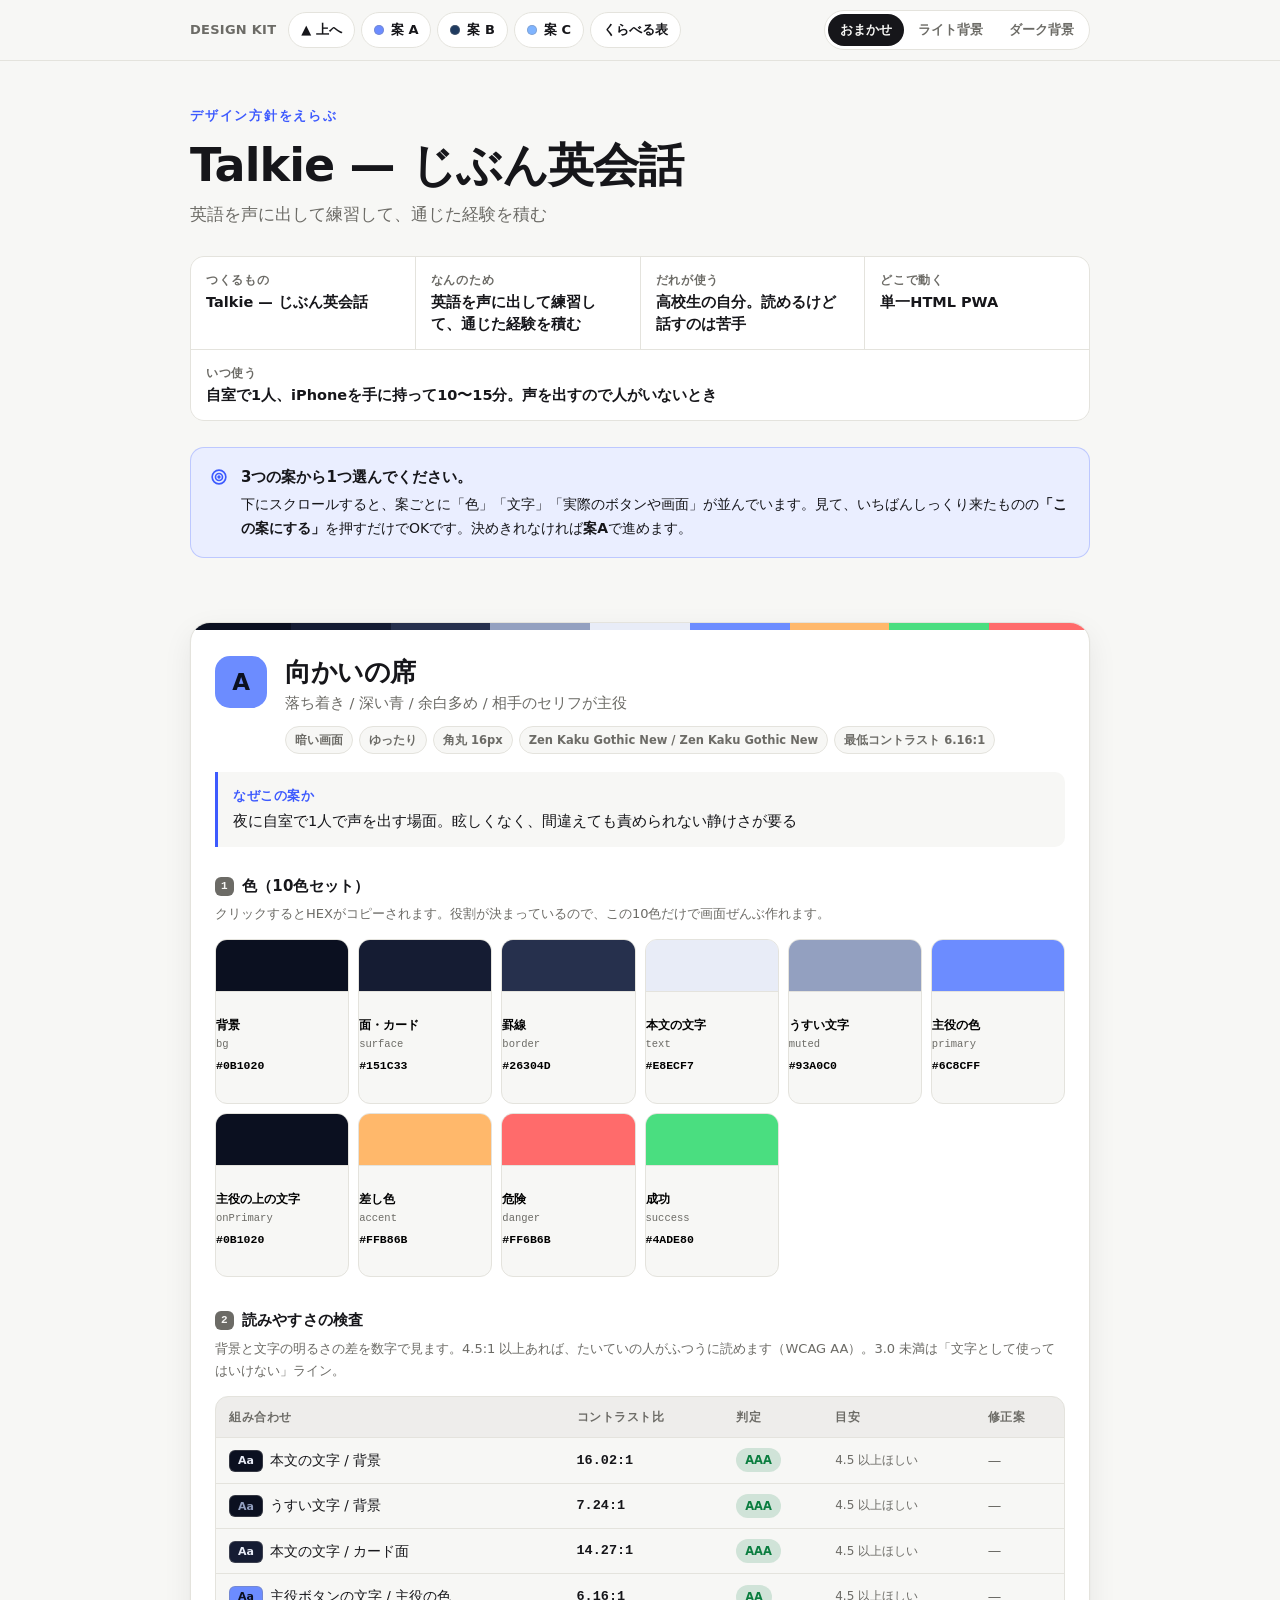
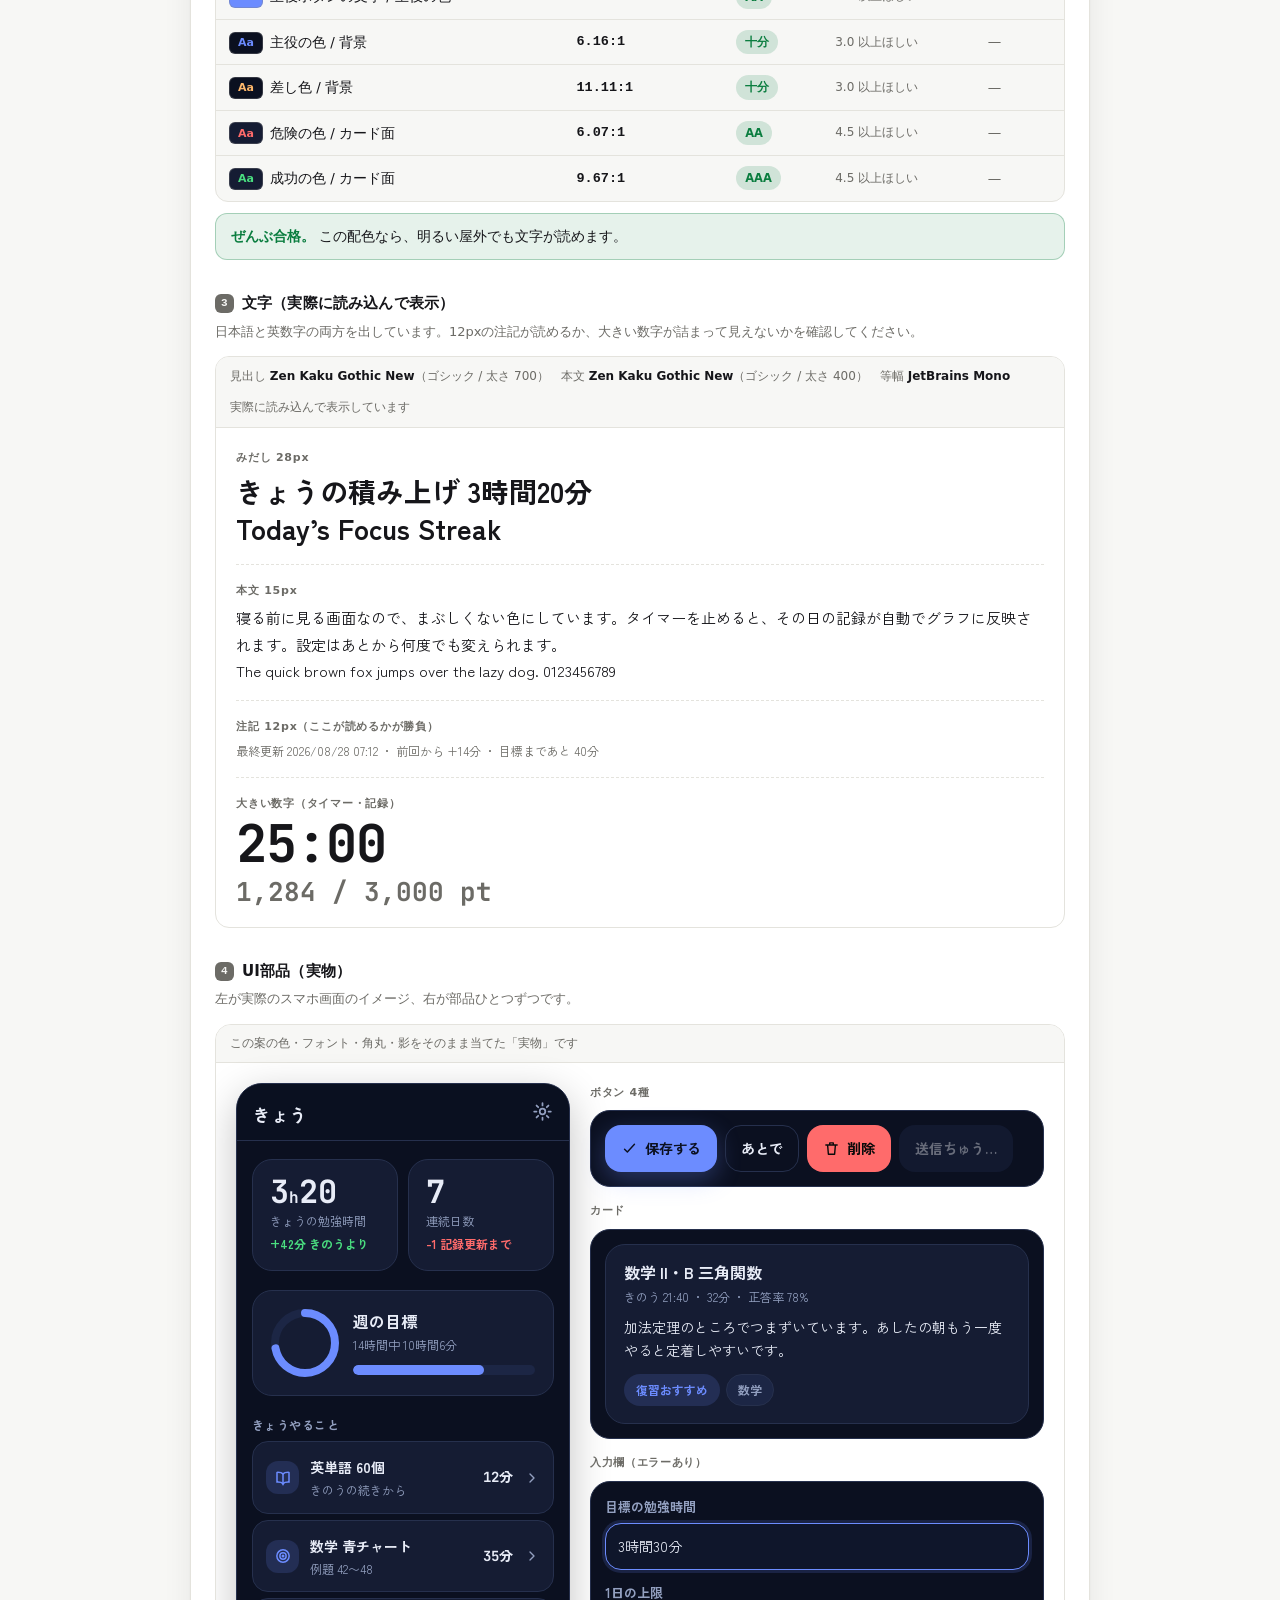
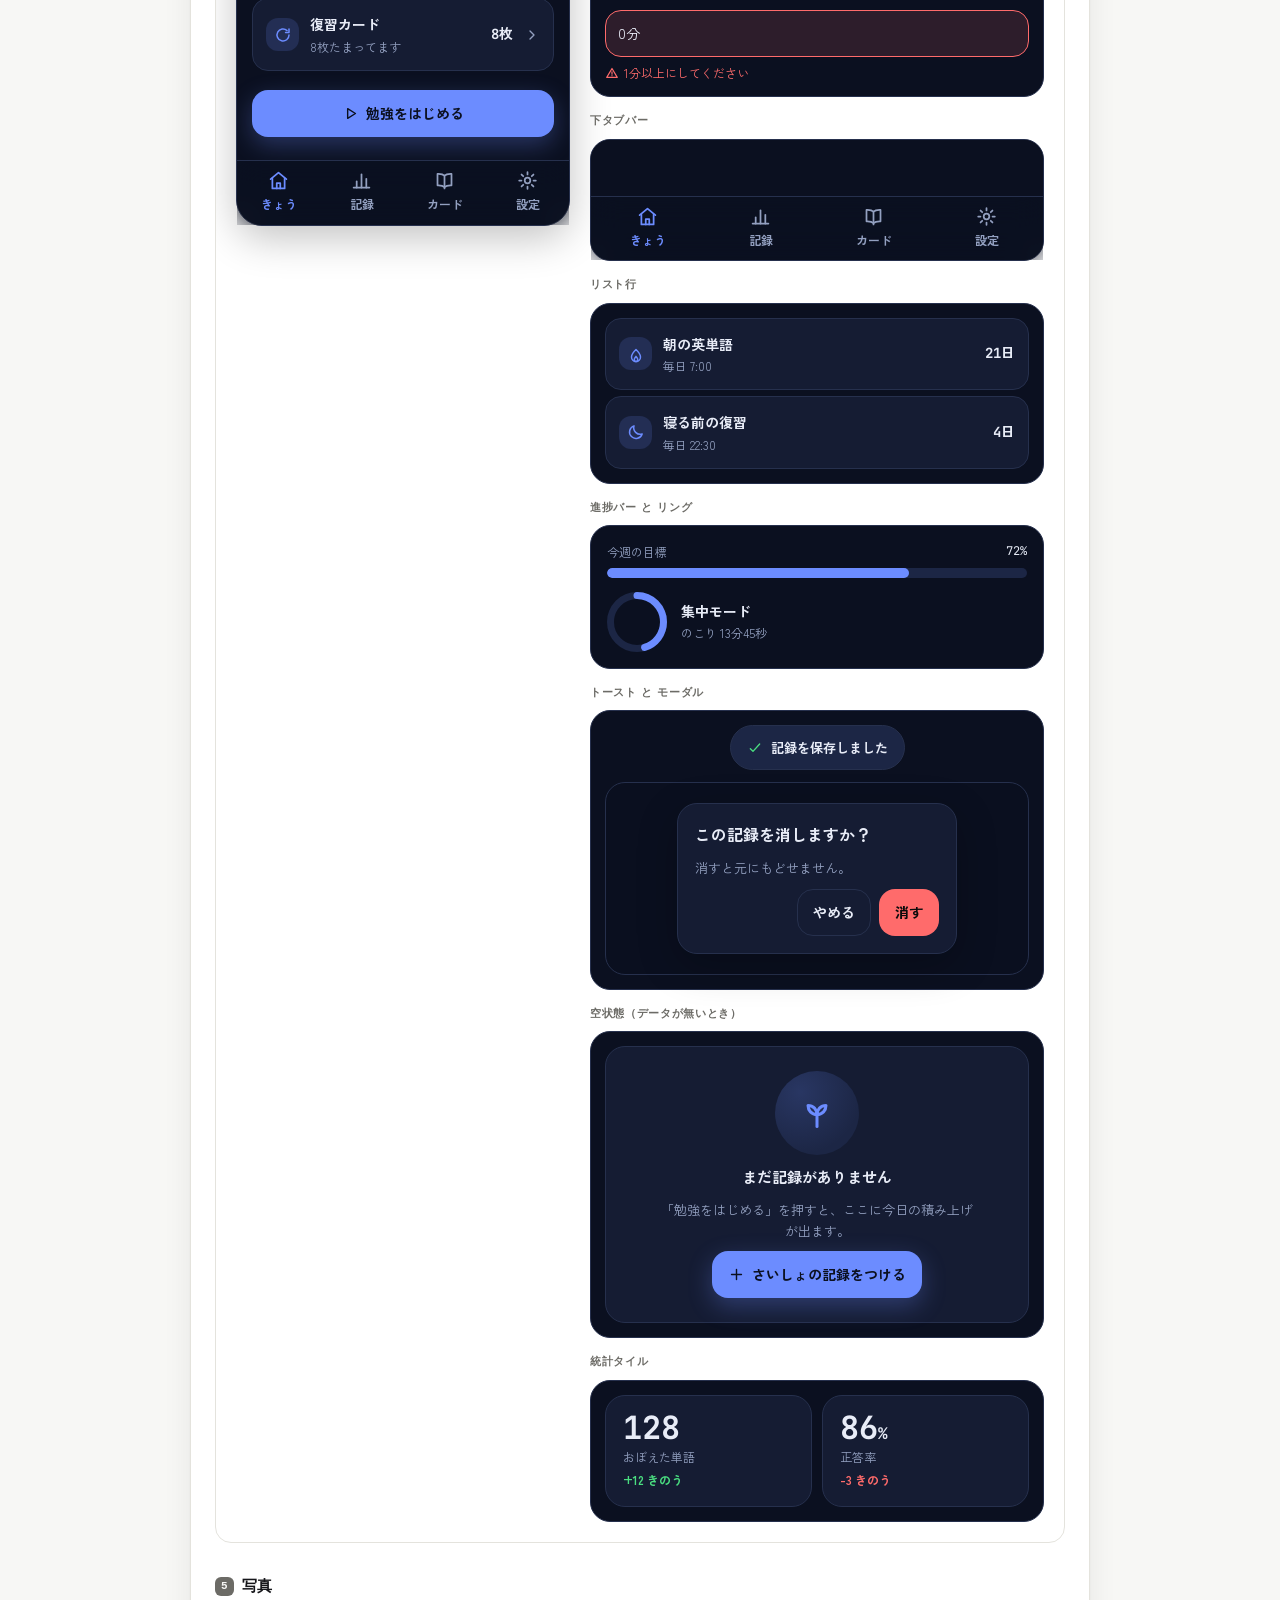
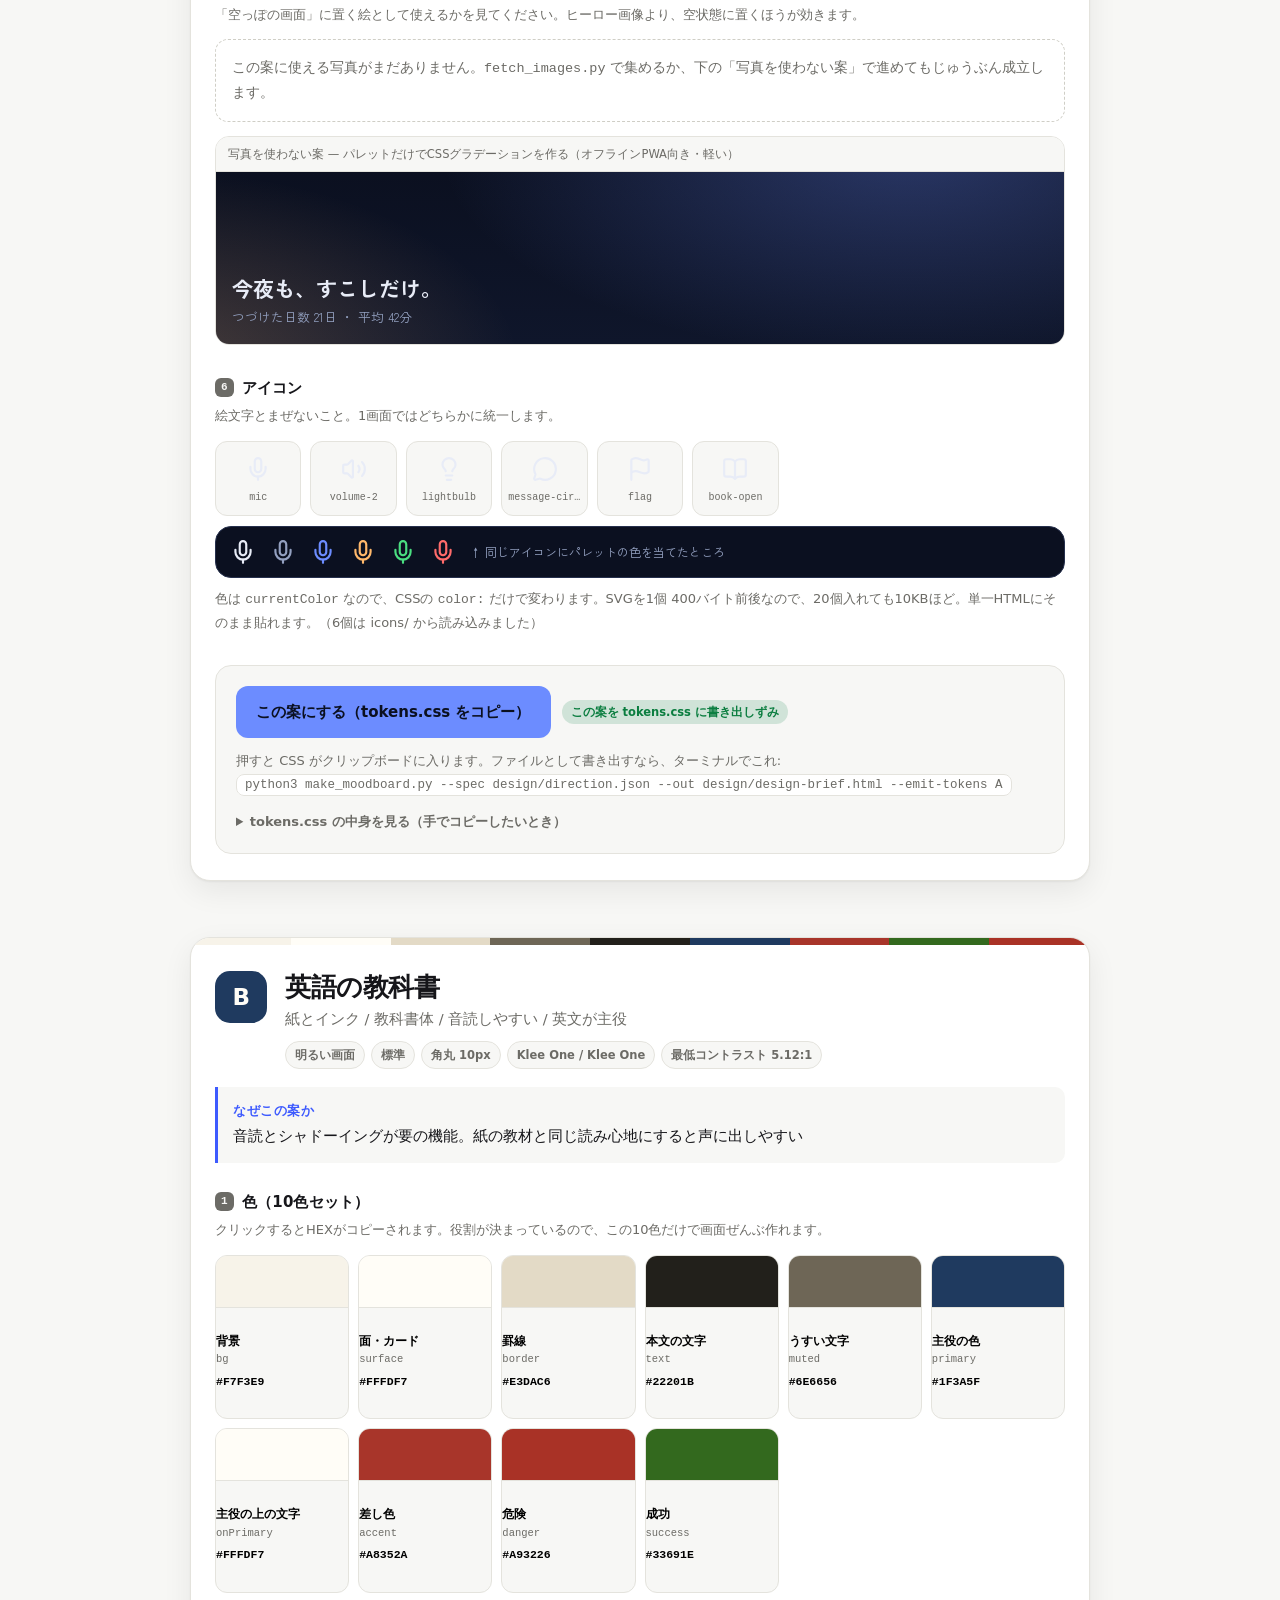
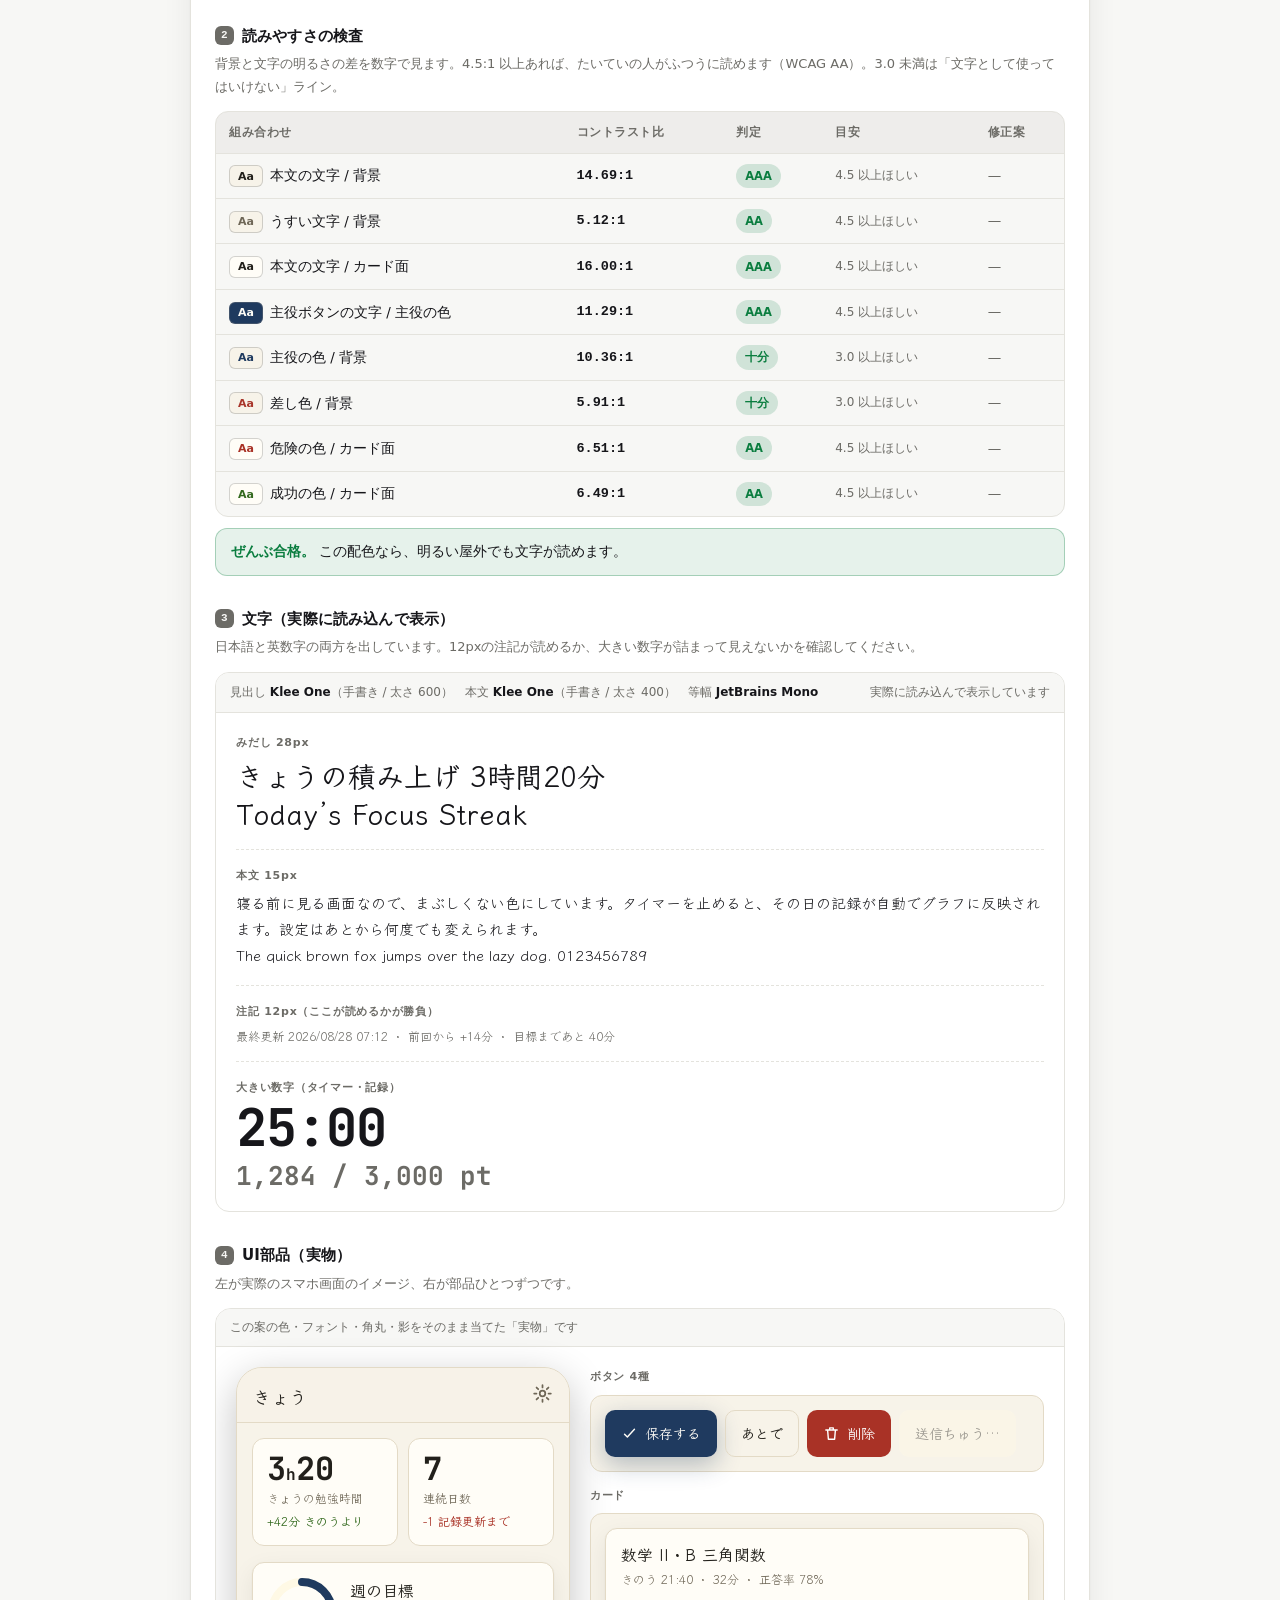
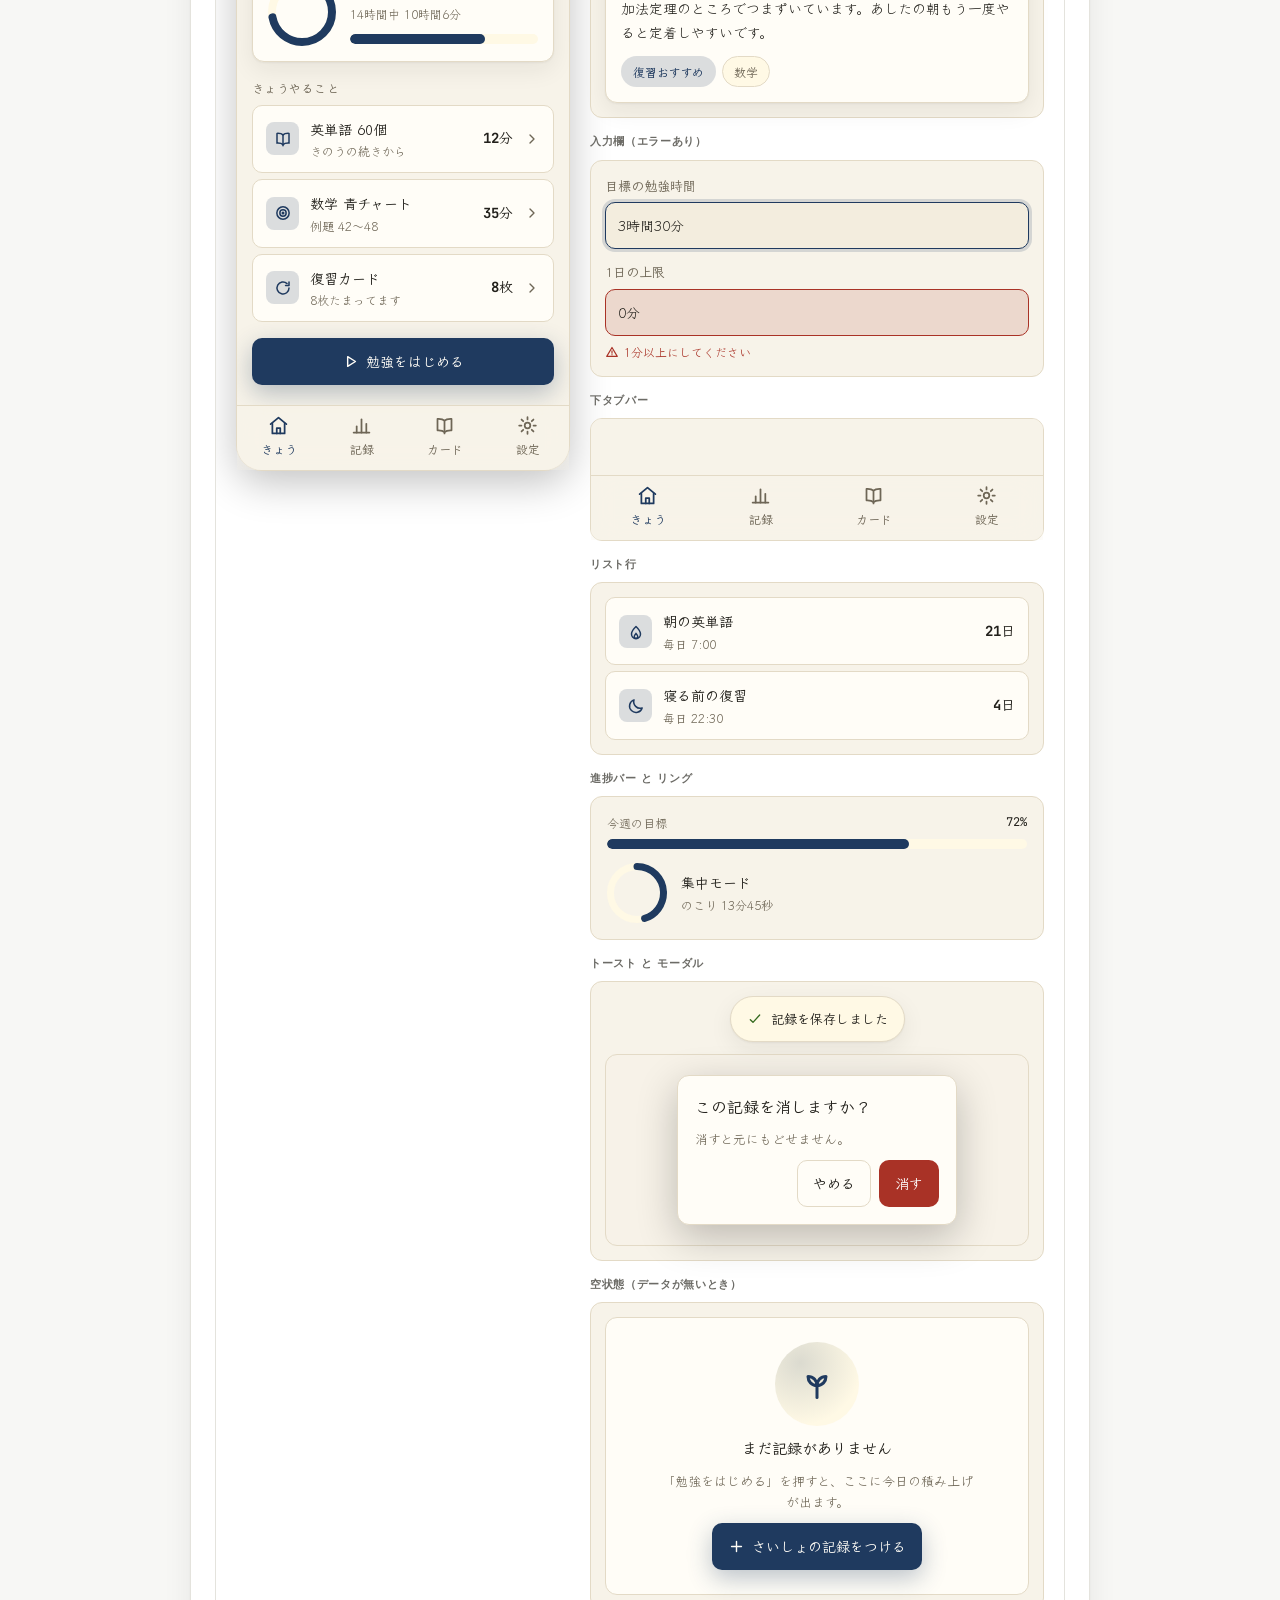
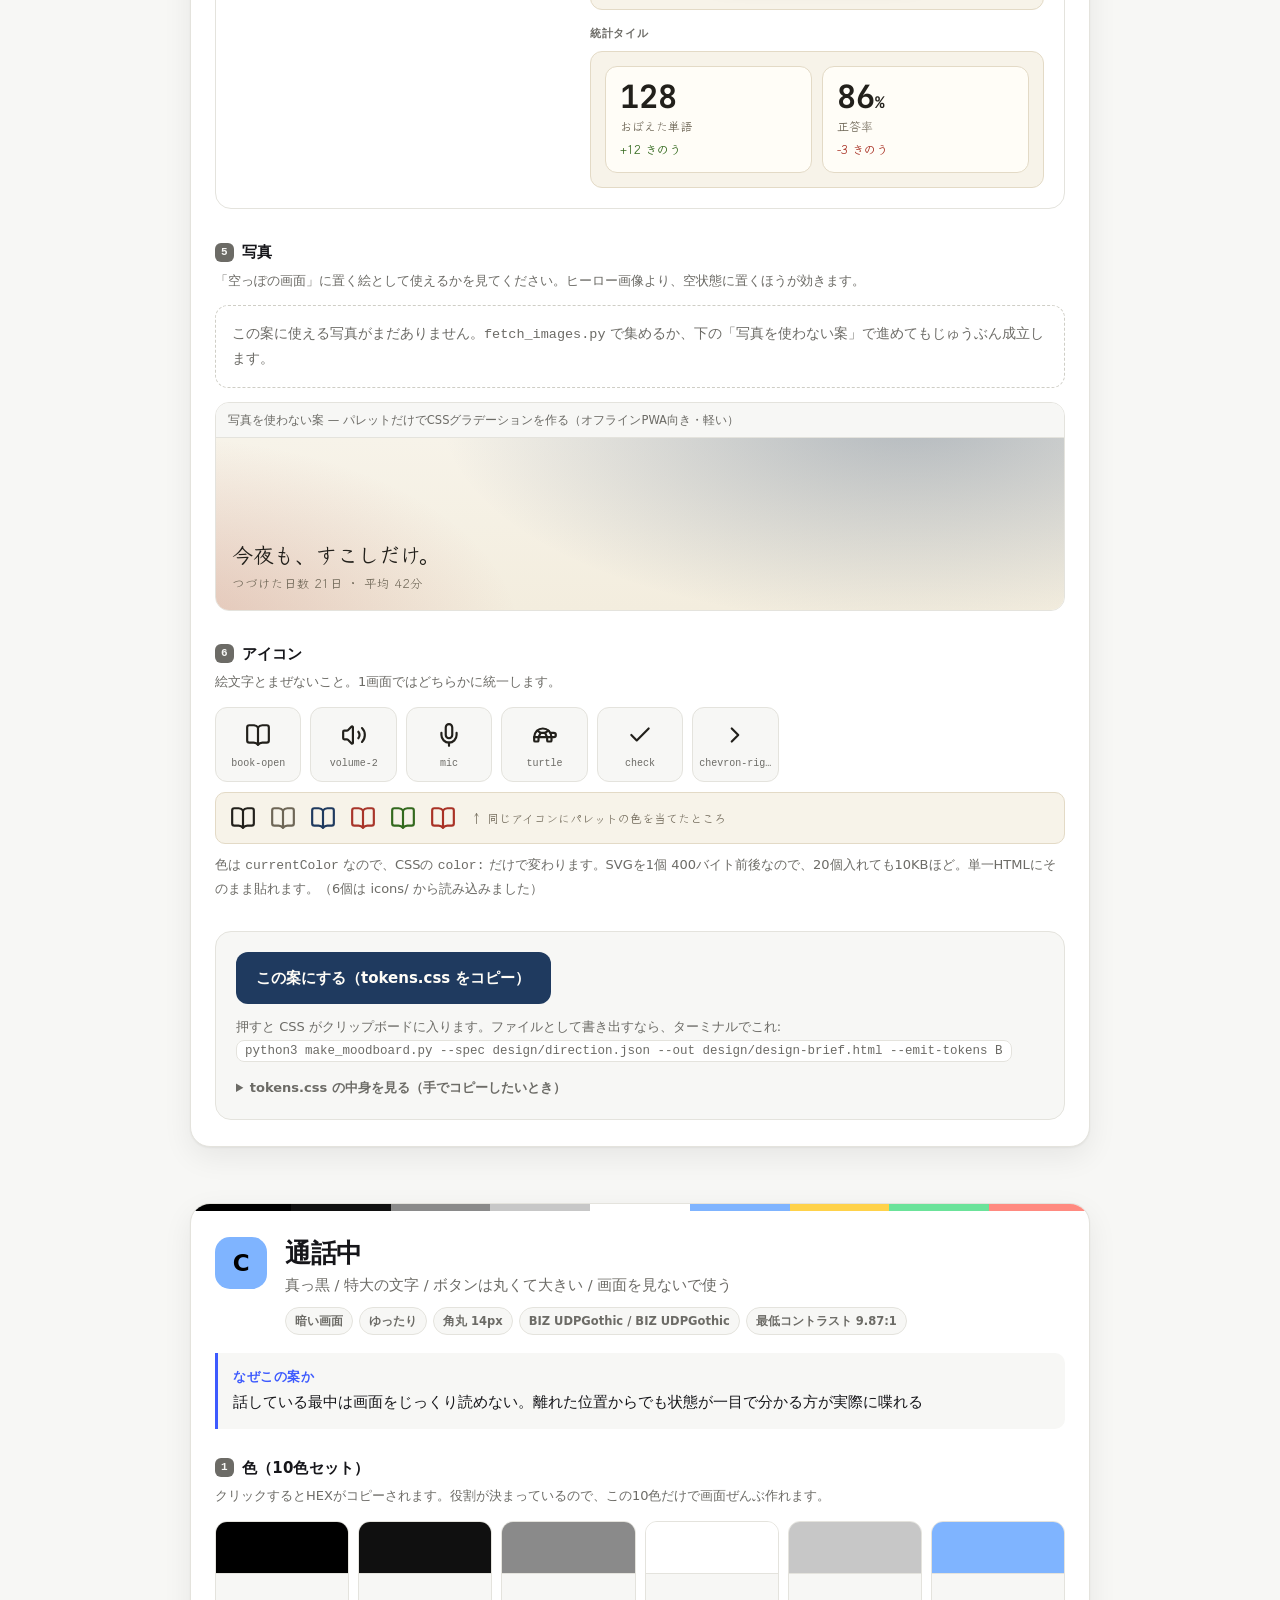
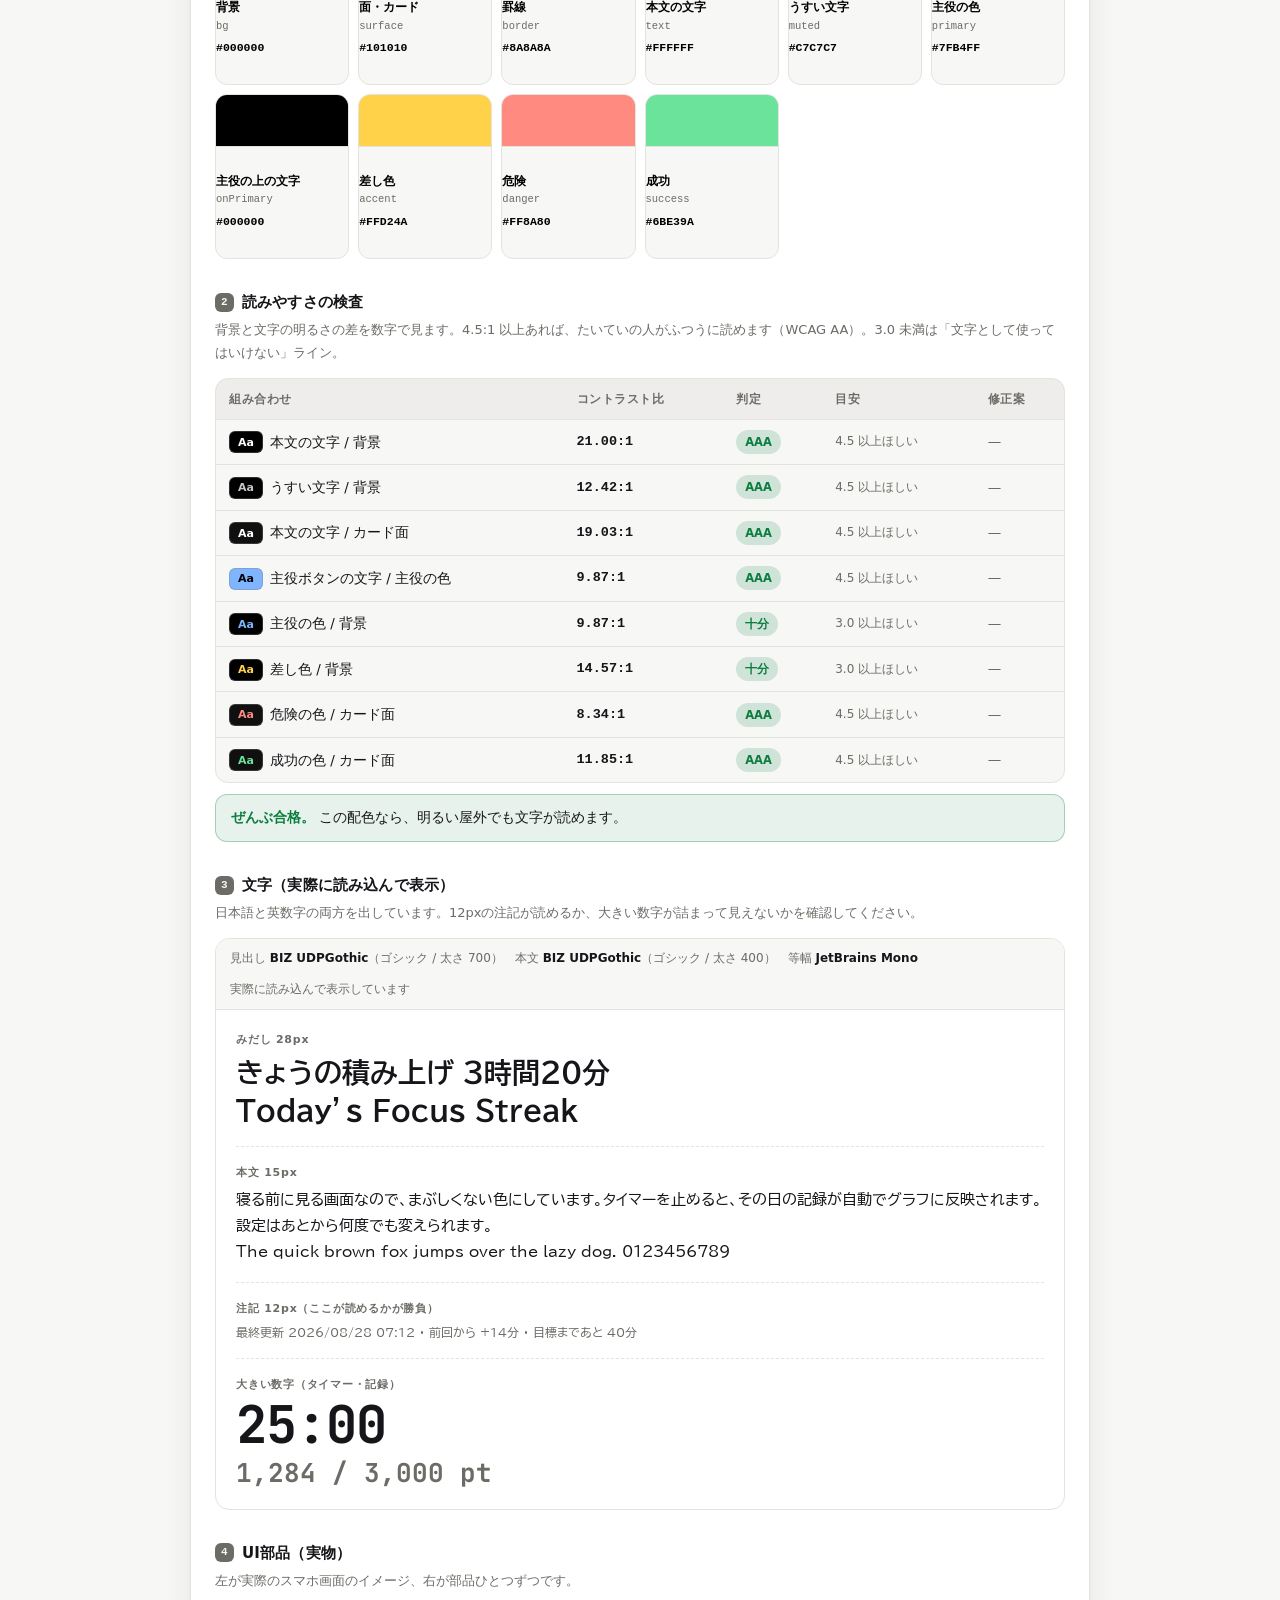
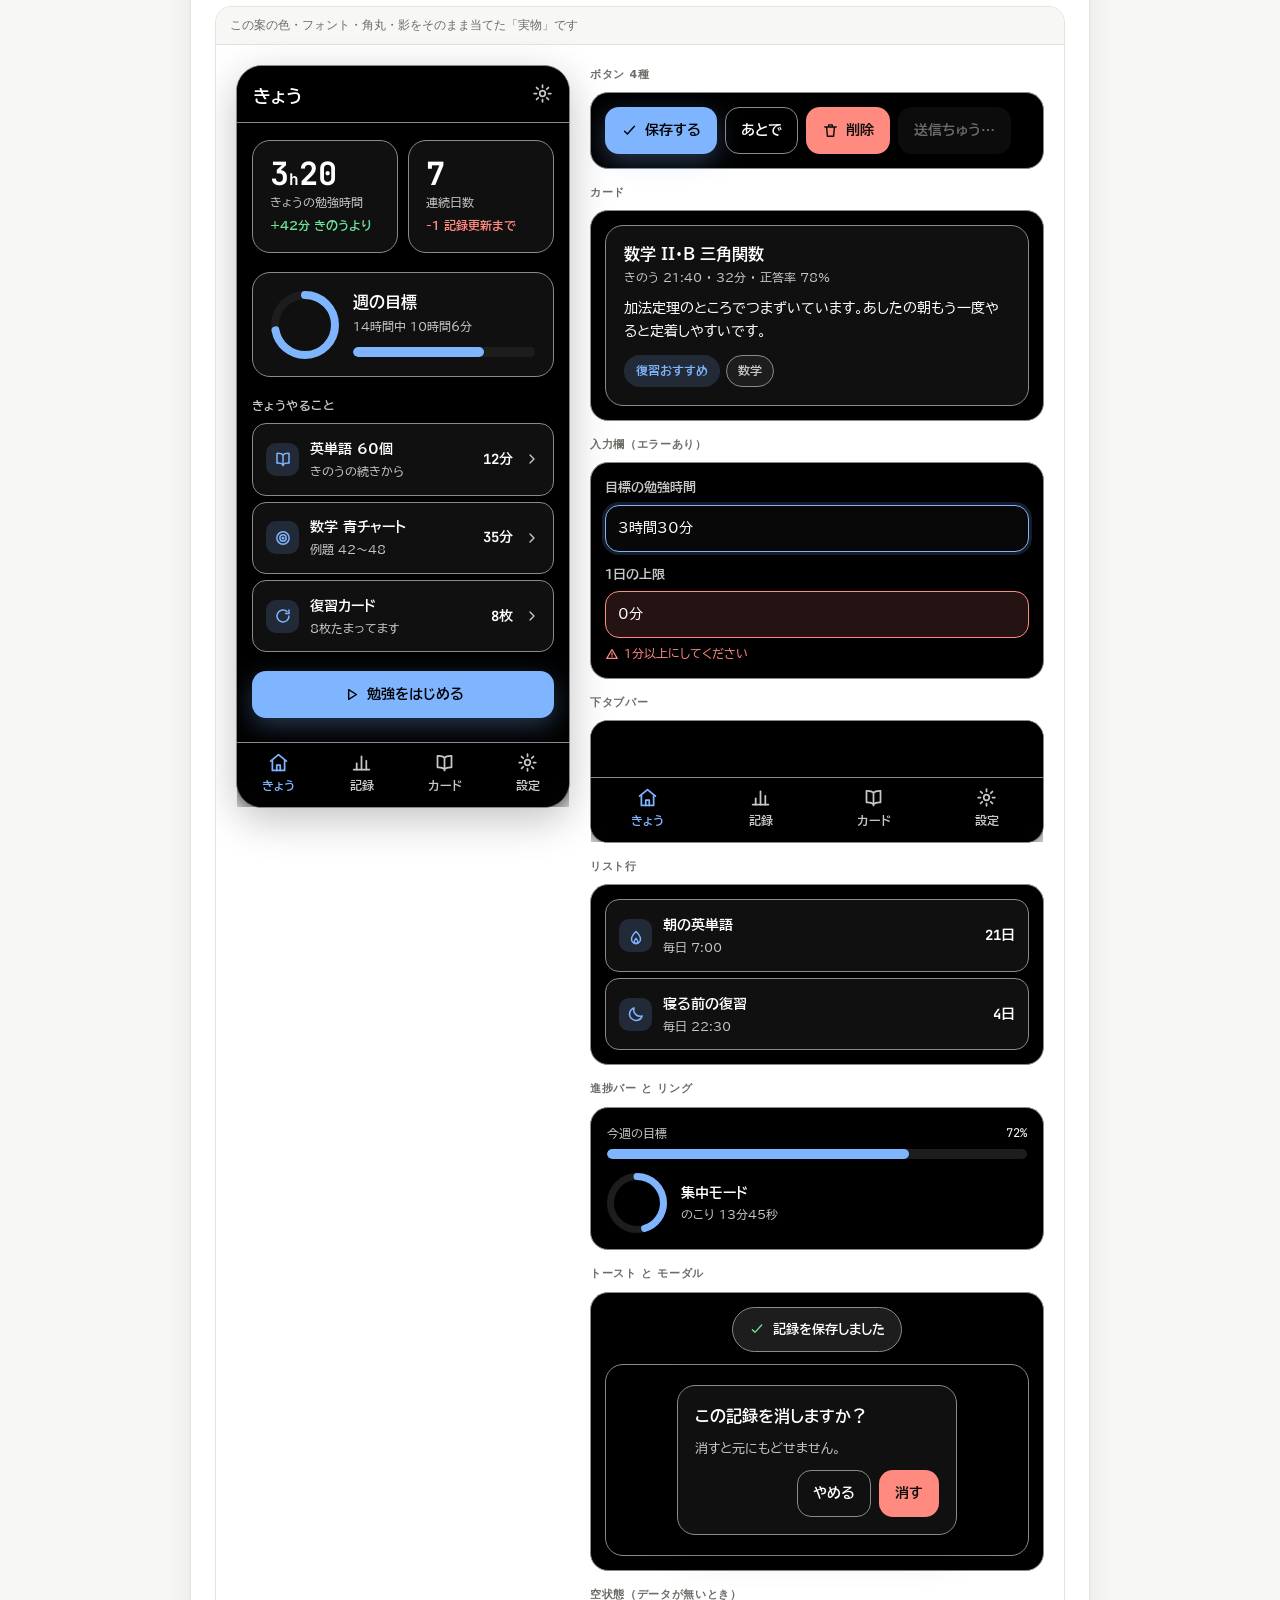
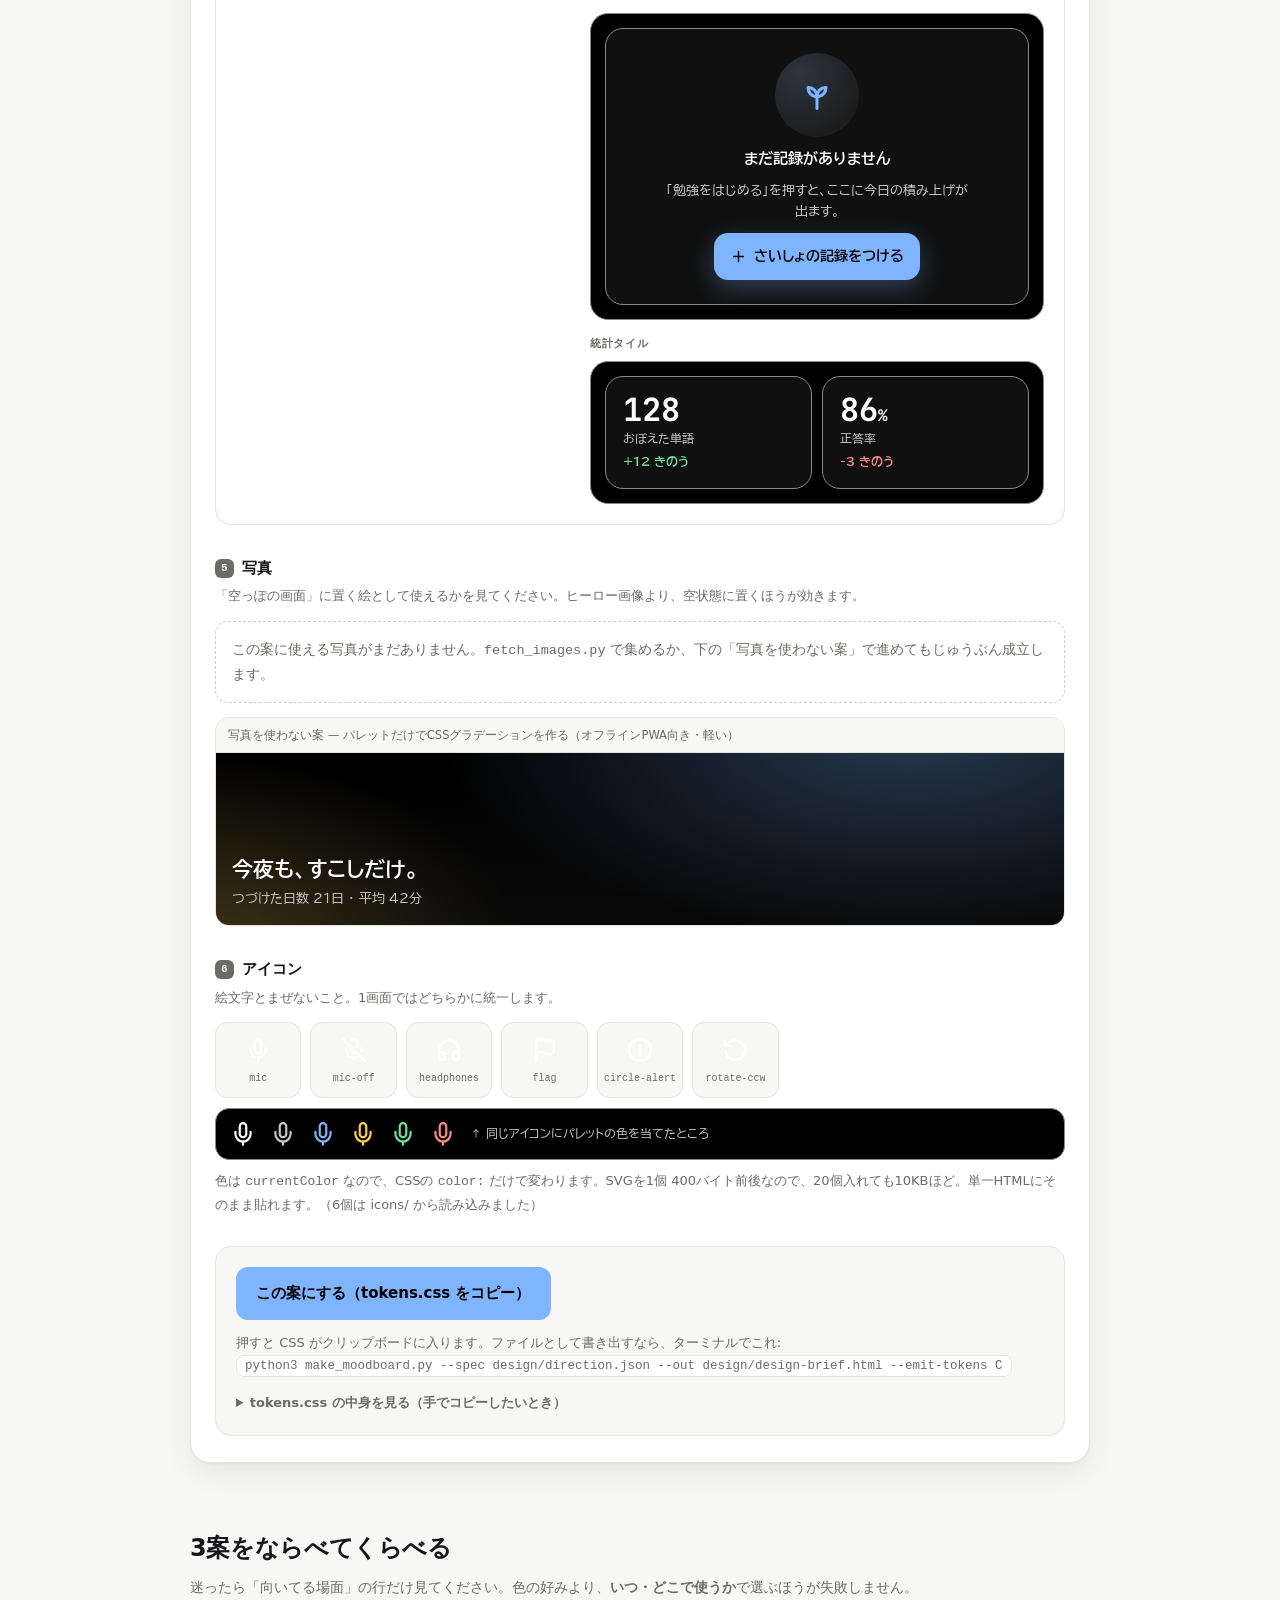
<file: design/design-brief.html>
<!doctype html>
<html lang="ja"><head>
<meta charset="utf-8">
<meta name="viewport" content="width=device-width,initial-scale=1,viewport-fit=cover">
<title>Talkie — じぶん英会話 ― デザイン3案くらべ | design-kit</title>
<link rel="preconnect" href="https://fonts.googleapis.com">
<link rel="preconnect" href="https://fonts.gstatic.com" crossorigin>
<link rel="stylesheet" href="https://fonts.googleapis.com/css2?family=BIZ+UDPGothic:wght@400;700&amp;family=JetBrains+Mono:wght@100..800&amp;family=Klee+One:wght@400;600&amp;family=Zen+Kaku+Gothic+New:wght@400;500;700&amp;display=swap">
<style>
/* ---------- design-brief 自身の見た目 ---------- */
:root{
  color-scheme:light;
  --pg:#f7f7f5; --pg2:#ffffff; --pln:#e4e3dd; --pln2:#cfcec6;
  --pin:#16161a; --pmu:#6c6b66; --pac:#3d5afe; --pac-soft:#eaeeff;
  --pok:#0a7d3f; --pbad:#c62828; --pwarn:#a35a00;
  --sh:0 1px 2px rgba(16,16,20,.05), 0 10px 30px rgba(16,16,20,.07);
  --pmono:ui-monospace,SFMono-Regular,Menlo,Consolas,monospace;
}
@media (prefers-color-scheme:dark){
  :root:where(:not([data-theme="light"])){
    color-scheme:dark;
    --pg:#0e0f12; --pg2:#16181d; --pln:#272a31; --pln2:#3a3e47;
    --pin:#eceef2; --pmu:#9a9fab; --pac:#8fa4ff; --pac-soft:#1c2135;
    --pok:#4ade80; --pbad:#ff8a8a; --pwarn:#f2b45c;
    --sh:0 1px 2px rgba(0,0,0,.4), 0 12px 34px rgba(0,0,0,.35);
  }
}
:root[data-theme="dark"]{
  color-scheme:dark;
  --pg:#0e0f12; --pg2:#16181d; --pln:#272a31; --pln2:#3a3e47;
  --pin:#eceef2; --pmu:#9a9fab; --pac:#8fa4ff; --pac-soft:#1c2135;
  --pok:#4ade80; --pbad:#ff8a8a; --pwarn:#f2b45c;
  --sh:0 1px 2px rgba(0,0,0,.4), 0 12px 34px rgba(0,0,0,.35);
}
:root[data-theme="light"]{ color-scheme:light; }

*,*::before,*::after{box-sizing:border-box}
html{scroll-behavior:smooth}
body{margin:0;background:var(--pg);color:var(--pin);
  font-family:-apple-system,BlinkMacSystemFont,"Hiragino Sans","Noto Sans JP",system-ui,sans-serif;
  font-size:15px;line-height:1.75;-webkit-font-smoothing:antialiased;
  font-variant-numeric:tabular-nums;-webkit-text-size-adjust:100%}
@media (prefers-reduced-motion:reduce){
  html{scroll-behavior:auto}
  *,*::before,*::after{animation-duration:.01ms!important;transition-duration:.01ms!important}
}

.wrap{max-width:940px;margin:0 auto;padding:0 20px}

/* 上部固定バー */
.bar{position:sticky;top:0;z-index:50;
  background:color-mix(in srgb, var(--pg) 86%, transparent);
  backdrop-filter:blur(16px);-webkit-backdrop-filter:blur(16px);
  border-bottom:1px solid var(--pln)}
.bar-in{max-width:940px;margin:0 auto;padding:10px 20px;
  display:flex;align-items:center;gap:10px;flex-wrap:wrap}
.bar .brand{font-weight:800;letter-spacing:.02em;font-size:13px;color:var(--pmu);
  text-transform:uppercase;margin-right:2px;white-space:nowrap}
.jump{display:flex;gap:6px;flex-wrap:wrap;flex:1;min-width:0}
.jump a{display:inline-flex;align-items:center;gap:7px;
  padding:6px 12px;border-radius:999px;text-decoration:none;
  font-size:13px;font-weight:700;color:var(--pin);
  border:1px solid var(--pln);background:var(--pg2);white-space:nowrap}
.jump a:hover{border-color:var(--pln2)}
.jump a .dot{width:10px;height:10px;border-radius:50%;flex:none;
  box-shadow:0 0 0 1px rgba(128,128,128,.35) inset}
.seg{display:inline-flex;border:1px solid var(--pln);border-radius:999px;
  background:var(--pg2);padding:3px;gap:2px}
.seg button{border:0;background:none;font:inherit;font-size:12.5px;font-weight:700;
  color:var(--pmu);padding:5px 12px;border-radius:999px;cursor:pointer;white-space:nowrap}
.seg button.on{background:var(--pin);color:var(--pg)}

/* ヘッダ */
header.hero{padding:44px 0 8px}
header.hero .kicker{font-size:12.5px;font-weight:800;letter-spacing:.14em;
  color:var(--pac);text-transform:uppercase}
header.hero h1{margin:.24em 0 .18em;font-size:clamp(30px,6.2vw,46px);line-height:1.18;
  letter-spacing:-.02em;font-weight:800}
header.hero .lead{font-size:17px;color:var(--pmu);max-width:36em;margin:0}
/* flex にしているのは、5項目のとき最後の1つが伸びて空きマスができないようにするため */
.facts{display:flex;flex-wrap:wrap;
  gap:1px;background:var(--pln);border:1px solid var(--pln);
  border-radius:14px;overflow:hidden;margin-top:26px}
.facts div{background:var(--pg2);padding:13px 15px;flex:1 1 200px;min-width:0}
.facts dt{font-size:11.5px;font-weight:800;color:var(--pmu);letter-spacing:.06em;margin:0 0 2px}
.facts dd{margin:0;font-size:14.5px;font-weight:600;line-height:1.5}

.callout{margin:26px 0 0;padding:16px 18px;border-radius:14px;
  background:var(--pac-soft);border:1px solid color-mix(in srgb,var(--pac) 26%,transparent);
  display:flex;gap:12px;align-items:flex-start}
.callout svg{width:20px;height:20px;flex:none;color:var(--pac);margin-top:3px}
.callout b.ttl{display:block;margin-bottom:2px}   /* 本文中の <b> は行内のまま */
.callout p{margin:0;font-size:14px}

details.warns{margin-top:18px;border:1px solid color-mix(in srgb,var(--pwarn) 40%,var(--pln));
  border-radius:12px;background:color-mix(in srgb,var(--pwarn) 8%,var(--pg2));padding:0 16px}
details.warns summary{cursor:pointer;padding:12px 0;font-weight:700;font-size:14px;color:var(--pwarn)}
details.warns ul{margin:0 0 14px;padding-left:1.2em;font-size:13.5px;color:var(--pin)}
details.warns li{margin:.25em 0}

/* 案カード */
.dir{margin:56px 0 0;border:1px solid var(--pln);border-radius:20px;
  background:var(--pg2);box-shadow:var(--sh);overflow:hidden;scroll-margin-top:74px}
.dir > .strip{height:7px;display:flex}
.dir > .strip i{flex:1}
.dir-head{padding:26px 24px 4px;display:flex;gap:18px;align-items:flex-start;flex-wrap:wrap}
.dir-head .idbox{width:52px;height:52px;border-radius:15px;display:grid;place-items:center;
  font-size:23px;font-weight:800;flex:none;letter-spacing:-.02em}
.dir-head h2{margin:0;font-size:26px;letter-spacing:-.015em;font-weight:800;line-height:1.25}
.dir-head .mood{margin:3px 0 0;color:var(--pmu);font-size:14.5px}
.dir-head .tags{display:flex;gap:6px;flex-wrap:wrap;margin-top:9px}
.tag{font-size:11.5px;font-weight:700;padding:3px 9px;border-radius:999px;
  background:var(--pg);border:1px solid var(--pln);color:var(--pmu)}
.why{margin:14px 24px 0;padding:13px 15px;border-left:3px solid var(--pac);
  background:var(--pg);border-radius:0 10px 10px 0;font-size:14.5px}
.why b{color:var(--pac);font-size:12.5px;display:block;margin-bottom:2px;letter-spacing:.04em}

.block{padding:0 24px}
.block + .block{margin-top:30px}
.block > h3{margin:0 0 4px;font-size:15px;font-weight:800;letter-spacing:.01em;
  display:flex;align-items:center;gap:8px}
.block > h3 .n{font-family:var(--pmono);font-size:11px;font-weight:700;color:var(--pg);
  background:var(--pmu);width:19px;height:19px;border-radius:6px;display:grid;place-items:center;flex:none}
.block > .hint{margin:0 0 13px;font-size:13px;color:var(--pmu)}

/* パレット */
.pal{display:grid;grid-template-columns:repeat(auto-fill,minmax(124px,1fr));gap:9px}
.sw{border:1px solid var(--pln);border-radius:12px;overflow:hidden;background:var(--pg);
  cursor:pointer;text-align:left;font:inherit;padding:0;display:block;width:100%;
  transition:transform .12s ease}
.sw:hover{transform:translateY(-2px)}
.sw:active{transform:scale(.98)}
.sw .c{height:52px;display:block;border-bottom:1px solid var(--pln)}
.sw .t{padding:7px 9px 9px}
.sw .k,.sw .r,.sw .h{display:block;overflow:hidden;text-overflow:ellipsis;white-space:nowrap}
.sw .k{font-size:12px;font-weight:800;line-height:1.3}
.sw .r{font-family:var(--pmono);font-size:10.5px;color:var(--pmu);margin-top:1px}
.sw .h{font-family:var(--pmono);font-size:11.5px;font-weight:700;margin-top:3px}

/* 表 */
.tblwrap{overflow-x:auto;border:1px solid var(--pln);border-radius:13px;background:var(--pg)}
table{border-collapse:collapse;width:100%;font-size:13.5px;min-width:560px}
th,td{padding:10px 13px;text-align:left;border-bottom:1px solid var(--pln);vertical-align:middle}
th{font-size:11.5px;font-weight:800;color:var(--pmu);letter-spacing:.05em;white-space:nowrap;
  background:color-mix(in srgb,var(--pmu) 7%,transparent)}
tr:last-child td{border-bottom:0}
td.n{font-family:var(--pmono);font-weight:700;white-space:nowrap}
.pill{display:inline-block;padding:2px 9px;border-radius:999px;font-size:11.5px;font-weight:800;white-space:nowrap}
.pill.ok{background:color-mix(in srgb,var(--pok) 16%,transparent);color:var(--pok)}
.pill.ng{background:color-mix(in srgb,var(--pbad) 16%,transparent);color:var(--pbad)}
.pill.mid{background:color-mix(in srgb,var(--pwarn) 18%,transparent);color:var(--pwarn)}
.pairbox{display:inline-flex;align-items:center;gap:7px}
.pairbox .chip2{width:34px;height:22px;border-radius:6px;display:grid;place-items:center;
  font-size:11px;font-weight:800;border:1px solid rgba(128,128,128,.35);flex:none}
.fixbtn{font:inherit;font-size:11.5px;font-weight:700;font-family:var(--pmono);
  border:1px dashed var(--pok);color:var(--pok);background:transparent;
  padding:3px 9px;border-radius:8px;cursor:pointer;white-space:nowrap}
.fixbtn:hover{background:color-mix(in srgb,var(--pok) 12%,transparent)}
.alarm{margin-top:11px;padding:13px 15px;border-radius:12px;font-size:13.5px;
  background:color-mix(in srgb,var(--pbad) 10%,transparent);
  border:1px solid color-mix(in srgb,var(--pbad) 35%,transparent)}
.alarm b{color:var(--pbad)}
.alarm ul{margin:7px 0 0;padding-left:1.15em}
.alarm li{margin:.2em 0}
.goodnote{margin-top:11px;padding:11px 15px;border-radius:12px;font-size:13.5px;
  background:color-mix(in srgb,var(--pok) 10%,transparent);
  border:1px solid color-mix(in srgb,var(--pok) 30%,transparent)}
.goodnote b{color:var(--pok)}

/* フォント見本 */
.fontcard{border:1px solid var(--pln);border-radius:14px;overflow:hidden}
.fontcard .fh{padding:9px 14px;background:var(--pg);border-bottom:1px solid var(--pln);
  font-size:12px;color:var(--pmu);display:flex;justify-content:space-between;gap:10px;flex-wrap:wrap}
.fontcard .fh b{color:var(--pin);font-weight:800}
.fontcard .fb{padding:20px}
.specimen + .specimen{margin-top:16px;padding-top:16px;border-top:1px dashed var(--pln)}
.specimen .lab{font-size:11px;font-weight:800;color:var(--pmu);letter-spacing:.07em;margin-bottom:5px}
.fnote{margin-top:10px;font-size:12.5px;color:var(--pwarn)}

/* 部品プレビュー */
.pvbox{border:1px solid var(--pln);border-radius:16px;overflow:hidden}
.pvbox .ph{padding:8px 14px;background:var(--pg);border-bottom:1px solid var(--pln);
  font-size:12px;color:var(--pmu)}
.split{display:grid;gap:20px;grid-template-columns:334px minmax(0,1fr);align-items:start;padding:20px}
@media (max-width:820px){ .split{grid-template-columns:1fr} }
.parts{display:grid;gap:14px;grid-template-columns:repeat(auto-fit,minmax(238px,1fr));align-items:start}
.part{display:grid;gap:8px}
.part > .cap{font-size:11px;font-weight:800;letter-spacing:.06em;color:var(--pmu)}

/* 画像 */
.imgs{display:grid;gap:12px;grid-template-columns:repeat(auto-fit,minmax(200px,1fr))}
.imgs figure{margin:0;border:1px solid var(--pln);border-radius:13px;overflow:hidden;background:var(--pg)}
.imgs img{display:block;width:100%;height:132px;object-fit:cover;background:var(--pln)}
.imgs figcaption{padding:7px 10px;font-size:11px;color:var(--pmu);line-height:1.45}
.heroes{display:grid;gap:14px;grid-template-columns:repeat(auto-fit,minmax(270px,1fr));margin-top:14px}
.heroframe{border:1px solid var(--pln);border-radius:14px;overflow:hidden}
.heroframe .hcap{padding:7px 12px;font-size:11.5px;color:var(--pmu);background:var(--pg);
  border-bottom:1px solid var(--pln)}
.noimg{padding:16px;border:1px dashed var(--pln2);border-radius:13px;font-size:13.5px;color:var(--pmu)}

/* アイコン */
.icons{display:grid;gap:9px;grid-template-columns:repeat(auto-fill,minmax(86px,1fr))}
.iconcell{border:1px solid var(--pln);border-radius:12px;padding:12px 6px 9px;
  display:grid;justify-items:center;gap:6px;background:var(--pg)}
.iconcell .nm{font-family:var(--pmono);font-size:10px;color:var(--pmu);
  max-width:100%;overflow:hidden;text-overflow:ellipsis;white-space:nowrap}
.iconcell.miss{border-style:dashed;opacity:.65}
.iconcell .box{width:30px;height:30px;display:grid;place-items:center}
.iconcell svg{width:26px;height:26px}
/* SVGは width/height 属性を外してあるので、置く場所ごとにCSSでサイズを決める */
.icontint .i{display:grid;place-items:center;width:26px;height:26px;flex:none}
.icontint svg{width:26px;height:26px}
.icontint .cap{flex:1 1 200px;min-width:0}

/* 採用ボタン */
.adopt{margin:30px 24px 26px;padding:20px;border-radius:16px;
  border:1px solid var(--pln);background:var(--pg);display:grid;gap:12px}
.adopt .arow{display:flex;gap:11px;align-items:center;flex-wrap:wrap}
.adopt button.take{border:0;border-radius:12px;padding:13px 20px;font:inherit;
  font-size:15px;font-weight:800;cursor:pointer;transition:transform .12s ease}
.adopt button.take:active{transform:scale(.98)}
.adopt code{font-family:var(--pmono);font-size:12.5px;background:var(--pg2);
  border:1px solid var(--pln);border-radius:8px;padding:3px 8px;word-break:break-all}
.adopt .cmd{font-size:13px;color:var(--pmu)}
.adopt details{margin-top:2px}
.adopt summary{cursor:pointer;font-size:13px;font-weight:700;color:var(--pmu)}
.adopt pre{margin:10px 0 0;max-height:330px;overflow:auto;background:var(--pg2);
  border:1px solid var(--pln);border-radius:11px;padding:13px;
  font-family:var(--pmono);font-size:11.5px;line-height:1.6;white-space:pre;color:var(--pin)}

/* 比較表 */
.compare{margin:64px 0 0}
.compare h2{font-size:24px;font-weight:800;letter-spacing:-.015em;margin:0 0 6px}
.compare .hint{margin:0 0 16px;color:var(--pmu);font-size:14px}
.compare th:first-child,.compare td:first-child{position:sticky;left:0;background:var(--pg);
  border-right:1px solid var(--pln);font-weight:800;white-space:nowrap;z-index:1}
.compare th{background:color-mix(in srgb,var(--pmu) 9%,var(--pg))}
.compare td{font-size:13px}

footer{margin:62px 0 70px;padding-top:22px;border-top:1px solid var(--pln);
  color:var(--pmu);font-size:12.5px}
footer code{font-family:var(--pmono);font-size:12px;background:var(--pg2);
  border:1px solid var(--pln);border-radius:6px;padding:2px 6px}

/* 長いパスやアプリ名で横スクロールが出ないようにする（スマホで効く） */
code,.adopt .cmd,footer{overflow-wrap:anywhere}
header.hero h1,header.hero .lead,.facts dd,.why,.dir-head h2,.dir-head .mood,
.block > .hint,.compare td,.iconcell .nm{overflow-wrap:anywhere}

#toast{position:fixed;left:50%;bottom:26px;transform:translate(-50%,20px);
  z-index:99;padding:11px 20px;border-radius:999px;
  background:var(--pin);color:var(--pg);font-size:13.5px;font-weight:700;
  box-shadow:0 10px 30px rgba(0,0,0,.28);opacity:0;pointer-events:none;
  transition:opacity .18s ease, transform .18s ease}
#toast.on{opacity:1;transform:translate(-50%,0)}

/* ---------- 案ごとのプレビュー（変数は .pv[data-dir] 側で切り替わる） ---------- */
.pv{background:var(--bg);color:var(--text);
  font-family:var(--font-body);font-weight:var(--fw-body);
  font-size:15px;line-height:1.65;-webkit-font-smoothing:antialiased;
  font-variant-numeric:tabular-nums}
/* インラインSVGは width/height 属性を外してあるので、サイズ指定を必ずどこかで当てる。
   :where() は詳細度0なので、下のどの個別ルールにも負ける安全網。 */
.pv :where(svg){width:20px;height:20px;flex:none}
.pv .hd{font-family:var(--font-heading);font-weight:var(--fw-head);line-height:1.35}
.pv .mu{color:var(--muted)}
.pv .num{font-family:var(--font-mono);font-variant-numeric:tabular-nums}

.pv .btn{display:inline-flex;align-items:center;justify-content:center;gap:7px;
  border:1px solid transparent;border-radius:var(--r);
  padding:11px 15px;min-height:42px;font:inherit;font-family:var(--font-body);
  font-weight:600;font-size:14px;cursor:pointer;
  background:var(--surface-2);color:var(--text);transition:transform .12s ease}
.pv .btn:active{transform:scale(.98)}
.pv .btn svg{width:17px;height:17px;flex:none}
.pv .btn-primary{background:var(--primary);color:var(--on-primary);box-shadow:var(--shadow-accent)}
.pv .btn-ghost{background:transparent;color:var(--text);border-color:var(--border)}
.pv .btn-danger{background:var(--danger);color:var(--on-danger)}
.pv .btn-off{opacity:.42;cursor:not-allowed;box-shadow:none}
.pv .btnrow{display:flex;gap:8px;flex-wrap:wrap}

.pv .card{background:var(--surface);border:1px solid var(--border);
  border-radius:var(--r-lg);padding:calc(15px * var(--dens));box-shadow:var(--shadow)}
.pv .card .t{font-family:var(--font-heading);font-weight:700;font-size:16px;line-height:1.35}
.pv .card .m{font-size:12px;color:var(--muted);margin-top:3px}
.pv .card .b{font-size:14px;margin-top:9px}

.pv .field{display:grid;gap:6px}
.pv .field label{font-size:13px;color:var(--muted);font-weight:600}
.pv .inp{width:100%;background:var(--bg-2);color:var(--text);
  border:1px solid var(--border);border-radius:var(--r);
  padding:11px 12px;font:inherit;font-family:var(--font-body);font-size:14px}
.pv .inp.focus{border-color:var(--primary);box-shadow:0 0 0 3px var(--primary-soft)}
.pv .inp.bad{border-color:var(--danger);background:var(--danger-soft)}
.pv .ferr{color:var(--danger);font-size:12px;display:flex;align-items:center;gap:5px}
.pv .ferr svg{width:14px;height:14px}

.pv .tabbar{display:flex;background:var(--overlay);border-top:1px solid var(--border);
  backdrop-filter:blur(14px);-webkit-backdrop-filter:blur(14px)}
.pv .tabbar span{flex:1;display:grid;justify-items:center;gap:3px;padding:9px 0 11px;
  color:var(--muted);font-size:12px;font-weight:600}
.pv .tabbar span.on{color:var(--primary)}
.pv .tabbar svg{width:21px;height:21px}

.pv .lrow{display:flex;align-items:center;gap:11px;
  padding:calc(11px * var(--dens)) 13px;background:var(--surface);
  border:1px solid var(--border);border-radius:var(--r)}
.pv .lrow + .lrow{margin-top:6px}
.pv .lrow .ic{display:grid;place-items:center;width:33px;height:33px;flex:none;
  border-radius:var(--r-sm);background:var(--primary-soft);color:var(--primary)}
.pv .lrow .ic svg{width:18px;height:18px}
.pv .lrow .bd{flex:1;min-width:0}
.pv .lrow .tt{font-weight:600;font-size:14px;overflow:hidden;text-overflow:ellipsis;white-space:nowrap}
.pv .lrow .ss{font-size:12px;color:var(--muted)}
.pv .lrow .vv{font-family:var(--font-mono);font-weight:700;font-size:14px}
.pv .lrow .chev{display:grid;place-items:center;color:var(--muted);flex:none}
.pv .lrow .chev svg{width:16px;height:16px}

.pv .prog{height:10px;border-radius:999px;background:var(--surface-2);overflow:hidden}
.pv .prog i{display:block;height:100%;border-radius:inherit;background:var(--primary)}
.pv .ringwrap{display:flex;align-items:center;gap:14px}
.pv .ring{transform:rotate(-90deg);flex:none}
.pv .ring .tr{stroke:var(--surface-2)}
.pv .ring .br{stroke:var(--primary);stroke-linecap:round}

.pv .stat{background:var(--surface);border:1px solid var(--border);
  border-radius:var(--r-lg);padding:calc(14px * var(--dens));display:grid;gap:3px}
.pv .stat .n{font-family:var(--font-mono);font-size:32px;font-weight:700;line-height:1}
.pv .stat .k{font-size:12px;color:var(--muted)}
.pv .stat .d{font-size:12px;font-weight:600}
.pv .stat .d.up{color:var(--success)} .pv .stat .d.dn{color:var(--danger)}
.pv .stats2{display:grid;grid-template-columns:1fr 1fr;gap:10px}

.pv .toast{display:inline-flex;align-items:center;gap:8px;padding:11px 16px;border-radius:999px;
  background:var(--surface-2);color:var(--text);border:1px solid var(--border);
  box-shadow:var(--shadow);font-size:13px;font-weight:600}
.pv .toast svg{width:16px;height:16px;color:var(--success)}

.pv .scrim{background:var(--scrim);border-radius:var(--r-lg);padding:20px 14px;
  display:grid;place-items:center;border:1px solid var(--border)}
.pv .modal{width:100%;max-width:280px;background:var(--surface);border:1px solid var(--border);
  border-radius:var(--r-lg);padding:17px;box-shadow:var(--shadow-lg);display:grid;gap:10px}
.pv .modal .t{font-family:var(--font-heading);font-weight:700;font-size:16px}
.pv .modal .b{font-size:13px;color:var(--muted);line-height:1.6}

.pv .empty{display:grid;justify-items:center;gap:10px;padding:24px 14px;text-align:center;
  background:var(--surface);border:1px solid var(--border);border-radius:var(--r-lg)}
.pv .empty .art{width:84px;height:84px;border-radius:999px;display:grid;place-items:center;
  background:radial-gradient(circle at 30% 25%, var(--primary-soft), transparent 72%), var(--surface-2);
  color:var(--primary)}
.pv .empty .art svg{width:36px;height:36px}
.pv .empty .t{font-family:var(--font-heading);font-weight:700;font-size:15px}
.pv .empty .b{font-size:13px;color:var(--muted);max-width:24em;line-height:1.6}

.pv .chip{display:inline-flex;align-items:center;gap:5px;padding:5px 11px;border-radius:999px;
  font-size:12px;font-weight:600;background:var(--surface-2);color:var(--muted);
  border:1px solid var(--border)}
.pv .chip.on{background:var(--primary-soft);color:var(--primary);border-color:transparent}

/* 端末モック */
.phone{border:1px solid var(--border);border-radius:26px;overflow:hidden;
  background:var(--bg);display:flex;flex-direction:column;min-height:540px;
  box-shadow:var(--shadow-lg)}
.phone .ph-top{display:flex;align-items:center;justify-content:space-between;
  padding:calc(14px * var(--dens)) 16px 10px;background:var(--overlay);
  border-bottom:1px solid var(--border)}
.phone .ph-top .ti{font-family:var(--font-heading);font-weight:var(--fw-head);font-size:18px}
.phone .ph-top .gr{color:var(--muted)}
.phone .ph-top svg{width:21px;height:21px}
.phone .ph-body{flex:1;padding:calc(15px * var(--dens)) 15px calc(20px * var(--dens));
  display:grid;gap:calc(16px * var(--dens));align-content:start}
.phone .lab{font-size:12px;font-weight:700;color:var(--muted);letter-spacing:.04em}

.pv .heroimg{position:relative;overflow:hidden}
.pv .heroimg img{display:block;width:100%;height:172px;object-fit:cover}
.pv .heroimg .ov{position:absolute;inset:0;display:flex;flex-direction:column;justify-content:flex-end;
  padding:16px;gap:5px}
.pv .heroimg .ov .t{font-family:var(--font-heading);font-weight:var(--fw-head);font-size:21px;
  color:var(--text);line-height:1.3}
.pv .heroimg .ov .s{font-size:12.5px;color:var(--muted)}
.pv .herocss{height:172px;display:flex;flex-direction:column;justify-content:flex-end;padding:16px;gap:5px;
  background:
    radial-gradient(760px 340px at 82% -14%, color-mix(in srgb, var(--primary) 32%, transparent), transparent 62%),
    radial-gradient(600px 320px at -8% 114%, color-mix(in srgb, var(--accent) 24%, transparent), transparent 62%),
    linear-gradient(180deg, var(--bg), var(--bg-2))}
.pv .herocss .t{font-family:var(--font-heading);font-weight:var(--fw-head);font-size:21px;line-height:1.3}
.pv .herocss .s{font-size:12.5px;color:var(--muted)}

[data-dir="A"]{--bg:#0B1020;--surface:#151C33;--border:#26304D;--text:#E8ECF7;--muted:#93A0C0;--primary:#6C8CFF;--on-primary:#0B1020;--accent:#FFB86B;--danger:#FF6B6B;--success:#4ADE80;--on-danger:#0B0B0B;--on-success:#0B0B0B;--bg-2:#0F162B;--surface-2:#1C2645;--line-2:#323F65;--muted-2:#7081AB;--primary-soft:color-mix(in srgb, #6C8CFF 16%, transparent);--danger-soft:color-mix(in srgb, #FF6B6B 14%, transparent);--overlay:color-mix(in srgb, #0B1020 88%, transparent);--scrim:color-mix(in srgb, #0B1020 62%, transparent);--r-sm:12px;--r:16px;--r-lg:20px;--shadow:none;--shadow-lg:0 12px 40px rgba(0,0,0,.24);--shadow-accent:0 8px 24px color-mix(in srgb, #6C8CFF 30%, transparent);--font-heading:"Zen Kaku Gothic New",-apple-system,BlinkMacSystemFont,"Hiragino Sans","Noto Sans JP",system-ui,sans-serif;--font-body:"Zen Kaku Gothic New",-apple-system,BlinkMacSystemFont,"Hiragino Sans","Noto Sans JP",system-ui,sans-serif;--font-mono:"JetBrains Mono","Zen Kaku Gothic New",ui-monospace,SFMono-Regular,Menlo,Consolas,monospace;--fw-head:700;--fw-body:400;--dens:1.18;}
[data-dir="B"]{--bg:#F7F3E9;--surface:#FFFDF7;--border:#E3DAC6;--text:#22201B;--muted:#6E6656;--primary:#1F3A5F;--on-primary:#FFFDF7;--accent:#A8352A;--danger:#A93226;--success:#33691E;--on-danger:#FFFFFF;--on-success:#FFFFFF;--bg-2:#F3EDDE;--surface-2:#FFF9E5;--line-2:#D7CAAE;--muted-2:#8D836F;--primary-soft:color-mix(in srgb, #1F3A5F 16%, transparent);--danger-soft:color-mix(in srgb, #A93226 14%, transparent);--overlay:color-mix(in srgb, #F7F3E9 88%, transparent);--scrim:color-mix(in srgb, #F7F3E9 62%, transparent);--r-sm:8px;--r:10px;--r-lg:12px;--shadow:0 1px 2px rgba(34,32,27,.05), 0 8px 24px rgba(34,32,27,.07);--shadow-lg:0 12px 40px rgba(0,0,0,.24);--shadow-accent:0 8px 24px color-mix(in srgb, #1F3A5F 30%, transparent);--font-heading:"Klee One",-apple-system,BlinkMacSystemFont,"Hiragino Sans","Noto Sans JP",system-ui,sans-serif;--font-body:"Klee One",-apple-system,BlinkMacSystemFont,"Hiragino Sans","Noto Sans JP",system-ui,sans-serif;--font-mono:"JetBrains Mono","Klee One",ui-monospace,SFMono-Regular,Menlo,Consolas,monospace;--fw-head:600;--fw-body:400;--dens:1.00;}
[data-dir="C"]{--bg:#000000;--surface:#101010;--border:#8A8A8A;--text:#FFFFFF;--muted:#C7C7C7;--primary:#7FB4FF;--on-primary:#000000;--accent:#FFD24A;--danger:#FF8A80;--success:#6BE39A;--on-danger:#0B0B0B;--on-success:#0B0B0B;--bg-2:#080808;--surface-2:#1D1D1D;--line-2:#9C9C9C;--muted-2:#ABABAB;--primary-soft:color-mix(in srgb, #7FB4FF 16%, transparent);--danger-soft:color-mix(in srgb, #FF8A80 14%, transparent);--overlay:color-mix(in srgb, #000000 88%, transparent);--scrim:color-mix(in srgb, #000000 62%, transparent);--r-sm:10px;--r:14px;--r-lg:18px;--shadow:none;--shadow-lg:0 12px 40px rgba(0,0,0,.24);--shadow-accent:0 8px 24px color-mix(in srgb, #7FB4FF 30%, transparent);--font-heading:"BIZ UDPGothic",-apple-system,BlinkMacSystemFont,"Hiragino Sans","Noto Sans JP",system-ui,sans-serif;--font-body:"BIZ UDPGothic",-apple-system,BlinkMacSystemFont,"Hiragino Sans","Noto Sans JP",system-ui,sans-serif;--font-mono:"JetBrains Mono","BIZ UDPGothic",ui-monospace,SFMono-Regular,Menlo,Consolas,monospace;--fw-head:700;--fw-body:400;--dens:1.18;}</style>
</head><body>
<div class="bar"><div class="bar-in">
<span class="brand">design&nbsp;kit</span>
<nav class="jump">
<a href="#top">▲ 上へ</a>
<a href="#dir-A"><i class="dot" style="background:#6C8CFF"></i>案 A</a>
<a href="#dir-B"><i class="dot" style="background:#1F3A5F"></i>案 B</a>
<a href="#dir-C"><i class="dot" style="background:#7FB4FF"></i>案 C</a>
<a href="#compare">くらべる表</a>
</nav>
<div class="seg" role="group" aria-label="この画面の背景"><button type="button" data-theme="auto">おまかせ</button><button type="button" data-theme="light">ライト背景</button><button type="button" data-theme="dark">ダーク背景</button></div>
</div></div>
<div class="wrap" id="top">
<header class="hero">
<div class="kicker">デザイン方針をえらぶ</div>
<h1>Talkie — じぶん英会話</h1>
<p class="lead">英語を声に出して練習して、通じた経験を積む</p>
<dl class="facts">
<div><dt>つくるもの</dt><dd>Talkie — じぶん英会話</dd></div>
<div><dt>なんのため</dt><dd>英語を声に出して練習して、通じた経験を積む</dd></div>
<div><dt>だれが使う</dt><dd>高校生の自分。読めるけど話すのは苦手</dd></div>
<div><dt>どこで動く</dt><dd>単一HTML PWA</dd></div>
<div><dt>いつ使う</dt><dd>自室で1人、iPhoneを手に持って10〜15分。声を出すので人がいないとき</dd></div>
</dl>
<div class="callout"><svg viewBox="0 0 24 24" fill="none" stroke="currentColor" stroke-width="2" stroke-linecap="round" stroke-linejoin="round" aria-hidden="true"><circle cx="12" cy="12" r="8.2"/><circle cx="12" cy="12" r="4.2"/><circle cx="12" cy="12" r="1"/></svg><div><b class="ttl">3つの案から1つ選んでください。</b><p>下にスクロールすると、案ごとに「色」「文字」「実際のボタンや画面」が並んでいます。見て、いちばんしっくり来たものの<b>「この案にする」</b>を押すだけでOKです。決めきれなければ<b>案A</b>で進めます。</p></div></div>
</header>
<section class="dir" id="dir-A" data-dir="A">
<div class="strip"><i style="background:#0B1020"></i><i style="background:#151C33"></i><i style="background:#26304D"></i><i style="background:#93A0C0"></i><i style="background:#E8ECF7"></i><i style="background:#6C8CFF"></i><i style="background:#FFB86B"></i><i style="background:#4ADE80"></i><i style="background:#FF6B6B"></i></div>
<div class="dir-head">
<div class="idbox" style="background:#6C8CFF;color:#0B1020">A</div>
<div style="flex:1;min-width:200px">
<h2>向かいの席</h2>
<p class="mood">落ち着き / 深い青 / 余白多め / 相手のセリフが主役</p>
<div class="tags">
<span class="tag">暗い画面</span>
<span class="tag">ゆったり</span>
<span class="tag">角丸 16px</span>
<span class="tag">Zen Kaku Gothic New / Zen Kaku Gothic New</span>
<span class="tag" style="">最低コントラスト 6.16:1</span>
</div></div></div>
<div class="why"><b>なぜこの案か</b>夜に自室で1人で声を出す場面。眩しくなく、間違えても責められない静けさが要る</div>
<div class="block" style="margin-top:26px"><h3><span class="n">1</span>色（10色セット）</h3><p class="hint">クリックするとHEXがコピーされます。役割が決まっているので、この10色だけで画面ぜんぶ作れます。</p>
<div class="pal"><button class="sw" type="button" data-copy="#0B1020" title="クリックでHEXをコピー"><span class="c" style="background:#0B1020"></span><span class="t"><span class="k">背景</span><span class="r">bg</span><span class="h">#0B1020</span></span></button><button class="sw" type="button" data-copy="#151C33" title="クリックでHEXをコピー"><span class="c" style="background:#151C33"></span><span class="t"><span class="k">面・カード</span><span class="r">surface</span><span class="h">#151C33</span></span></button><button class="sw" type="button" data-copy="#26304D" title="クリックでHEXをコピー"><span class="c" style="background:#26304D"></span><span class="t"><span class="k">罫線</span><span class="r">border</span><span class="h">#26304D</span></span></button><button class="sw" type="button" data-copy="#E8ECF7" title="クリックでHEXをコピー"><span class="c" style="background:#E8ECF7"></span><span class="t"><span class="k">本文の文字</span><span class="r">text</span><span class="h">#E8ECF7</span></span></button><button class="sw" type="button" data-copy="#93A0C0" title="クリックでHEXをコピー"><span class="c" style="background:#93A0C0"></span><span class="t"><span class="k">うすい文字</span><span class="r">muted</span><span class="h">#93A0C0</span></span></button><button class="sw" type="button" data-copy="#6C8CFF" title="クリックでHEXをコピー"><span class="c" style="background:#6C8CFF"></span><span class="t"><span class="k">主役の色</span><span class="r">primary</span><span class="h">#6C8CFF</span></span></button><button class="sw" type="button" data-copy="#0B1020" title="クリックでHEXをコピー"><span class="c" style="background:#0B1020"></span><span class="t"><span class="k">主役の上の文字</span><span class="r">onPrimary</span><span class="h">#0B1020</span></span></button><button class="sw" type="button" data-copy="#FFB86B" title="クリックでHEXをコピー"><span class="c" style="background:#FFB86B"></span><span class="t"><span class="k">差し色</span><span class="r">accent</span><span class="h">#FFB86B</span></span></button><button class="sw" type="button" data-copy="#FF6B6B" title="クリックでHEXをコピー"><span class="c" style="background:#FF6B6B"></span><span class="t"><span class="k">危険</span><span class="r">danger</span><span class="h">#FF6B6B</span></span></button><button class="sw" type="button" data-copy="#4ADE80" title="クリックでHEXをコピー"><span class="c" style="background:#4ADE80"></span><span class="t"><span class="k">成功</span><span class="r">success</span><span class="h">#4ADE80</span></span></button></div>
</div>
<div class="block"><h3><span class="n">2</span>読みやすさの検査</h3><p class="hint">背景と文字の明るさの差を数字で見ます。4.5:1 以上あれば、たいていの人がふつうに読めます（WCAG AA）。3.0 未満は「文字として使ってはいけない」ライン。</p>
<div class="tblwrap"><table><thead><tr><th>組み合わせ</th><th>コントラスト比</th><th>判定</th><th>目安</th><th>修正案</th></tr></thead><tbody><tr><td><span class="pairbox"><span class="chip2" style="background:#0B1020;color:#E8ECF7">Aa</span><span>本文の文字 / 背景</span></span></td><td class="n">16.02:1</td><td><span class="pill ok">AAA</span></td><td style="color:var(--pmu);font-size:12px">4.5 以上ほしい</td><td><span style="color:var(--pmu)">—</span></td></tr><tr><td><span class="pairbox"><span class="chip2" style="background:#0B1020;color:#93A0C0">Aa</span><span>うすい文字 / 背景</span></span></td><td class="n">7.24:1</td><td><span class="pill ok">AAA</span></td><td style="color:var(--pmu);font-size:12px">4.5 以上ほしい</td><td><span style="color:var(--pmu)">—</span></td></tr><tr><td><span class="pairbox"><span class="chip2" style="background:#151C33;color:#E8ECF7">Aa</span><span>本文の文字 / カード面</span></span></td><td class="n">14.27:1</td><td><span class="pill ok">AAA</span></td><td style="color:var(--pmu);font-size:12px">4.5 以上ほしい</td><td><span style="color:var(--pmu)">—</span></td></tr><tr><td><span class="pairbox"><span class="chip2" style="background:#6C8CFF;color:#0B1020">Aa</span><span>主役ボタンの文字 / 主役の色</span></span></td><td class="n">6.16:1</td><td><span class="pill ok">AA</span></td><td style="color:var(--pmu);font-size:12px">4.5 以上ほしい</td><td><span style="color:var(--pmu)">—</span></td></tr><tr><td><span class="pairbox"><span class="chip2" style="background:#0B1020;color:#6C8CFF">Aa</span><span>主役の色 / 背景</span></span></td><td class="n">6.16:1</td><td><span class="pill ok">十分</span></td><td style="color:var(--pmu);font-size:12px">3.0 以上ほしい</td><td><span style="color:var(--pmu)">—</span></td></tr><tr><td><span class="pairbox"><span class="chip2" style="background:#0B1020;color:#FFB86B">Aa</span><span>差し色 / 背景</span></span></td><td class="n">11.11:1</td><td><span class="pill ok">十分</span></td><td style="color:var(--pmu);font-size:12px">3.0 以上ほしい</td><td><span style="color:var(--pmu)">—</span></td></tr><tr><td><span class="pairbox"><span class="chip2" style="background:#151C33;color:#FF6B6B">Aa</span><span>危険の色 / カード面</span></span></td><td class="n">6.07:1</td><td><span class="pill ok">AA</span></td><td style="color:var(--pmu);font-size:12px">4.5 以上ほしい</td><td><span style="color:var(--pmu)">—</span></td></tr><tr><td><span class="pairbox"><span class="chip2" style="background:#151C33;color:#4ADE80">Aa</span><span>成功の色 / カード面</span></span></td><td class="n">9.67:1</td><td><span class="pill ok">AAA</span></td><td style="color:var(--pmu);font-size:12px">4.5 以上ほしい</td><td><span style="color:var(--pmu)">—</span></td></tr></tbody></table></div><div class="goodnote"><b>ぜんぶ合格。</b> この配色なら、明るい屋外でも文字が読めます。</div>
</div>
<div class="block"><h3><span class="n">3</span>文字（実際に読み込んで表示）</h3><p class="hint">日本語と英数字の両方を出しています。12pxの注記が読めるか、大きい数字が詰まって見えないかを確認してください。</p>
<div class="fontcard"><div class="fh"><span>見出し <b>Zen Kaku Gothic New</b>（ゴシック / 太さ 700）　本文 <b>Zen Kaku Gothic New</b>（ゴシック / 太さ 400）　等幅 <b>JetBrains Mono</b></span><span>実際に読み込んで表示しています</span></div><div class="fb"><div class="specimen"><div class="lab">みだし 28px</div><div style="font-family:&quot;Zen Kaku Gothic New&quot;,-apple-system,BlinkMacSystemFont,&quot;Hiragino Sans&quot;,&quot;Noto Sans JP&quot;,system-ui,sans-serif;font-weight:700;font-size:28px;line-height:1.35;color:var(--pin)">きょうの積み上げ 3時間20分</div><div style="font-family:&quot;Zen Kaku Gothic New&quot;,-apple-system,BlinkMacSystemFont,&quot;Hiragino Sans&quot;,&quot;Noto Sans JP&quot;,system-ui,sans-serif;font-weight:700;font-size:28px;line-height:1.35;color:var(--pin)">Today&rsquo;s Focus Streak</div></div><div class="specimen"><div class="lab">本文 15px</div><div style="font-family:&quot;Zen Kaku Gothic New&quot;,-apple-system,BlinkMacSystemFont,&quot;Hiragino Sans&quot;,&quot;Noto Sans JP&quot;,system-ui,sans-serif;font-weight:400;font-size:15px;line-height:1.75;color:var(--pin)">寝る前に見る画面なので、まぶしくない色にしています。タイマーを止めると、その日の記録が自動でグラフに反映されます。設定はあとから何度でも変えられます。<br>The quick brown fox jumps over the lazy dog. 0123456789</div></div><div class="specimen"><div class="lab">注記 12px（ここが読めるかが勝負）</div><div style="font-family:&quot;Zen Kaku Gothic New&quot;,-apple-system,BlinkMacSystemFont,&quot;Hiragino Sans&quot;,&quot;Noto Sans JP&quot;,system-ui,sans-serif;font-weight:400;font-size:12px;line-height:1.6;color:var(--pmu)">最終更新 2026/08/28 07:12 ・ 前回から +14分 ・ 目標まであと 40分</div></div><div class="specimen"><div class="lab">大きい数字（タイマー・記録）</div><div style="font-family:&quot;JetBrains Mono&quot;,&quot;Zen Kaku Gothic New&quot;,ui-monospace,SFMono-Regular,Menlo,Consolas,monospace;font-weight:700;font-size:52px;line-height:1;letter-spacing:-.02em;font-variant-numeric:tabular-nums;color:var(--pin)">25:00</div><div style="font-family:&quot;JetBrains Mono&quot;,&quot;Zen Kaku Gothic New&quot;,ui-monospace,SFMono-Regular,Menlo,Consolas,monospace;font-weight:700;font-size:26px;line-height:1.2;font-variant-numeric:tabular-nums;color:var(--pmu);margin-top:6px">1,284 / 3,000 pt</div></div></div></div>
</div>
<div class="block"><h3><span class="n">4</span>UI部品（実物）</h3><p class="hint">左が実際のスマホ画面のイメージ、右が部品ひとつずつです。</p>
<div class="pvbox"><div class="ph">この案の色・フォント・角丸・影をそのまま当てた「実物」です</div><div class="split"><div class="pv phone"><div class="ph-top"><span class="ti">きょう</span><span class="gr"><svg viewBox="0 0 24 24" fill="none" stroke="currentColor" stroke-width="2" stroke-linecap="round" stroke-linejoin="round" aria-hidden="true"><circle cx="12" cy="12" r="3.2"/><path d="M12 2.5v2.6M12 18.9v2.6M2.5 12h2.6M18.9 12h2.6M5.2 5.2l1.9 1.9M16.9 16.9l1.9 1.9M18.8 5.2l-1.9 1.9M7.1 16.9l-1.9 1.9"/></svg></span></div><div class="ph-body"><div class="stats2"><div class="stat"><span class="n">3<span style="font-size:16px">h</span>20</span><span class="k">きょうの勉強時間</span><span class="d up">+42分 きのうより</span></div><div class="stat"><span class="n">7</span><span class="k">連続日数</span><span class="d dn">-1 記録更新まで</span></div></div><div class="card"><div class="ringwrap"><svg class="ring" width="68" height="68" viewBox="0 0 68 68" aria-hidden="true" style="width:68px;height:68px;flex:none"><circle class="tr" cx="34" cy="34" r="30" fill="none" stroke-width="8"/><circle class="br" cx="34" cy="34" r="30" fill="none" stroke-width="8" stroke-dasharray="135.72 52.78"/></svg><div style="flex:1"><div class="t">週の目標</div><div class="m">14時間中 10時間6分</div><div class="prog" style="margin-top:10px"><i style="width:72%"></i></div></div></div></div><div><div class="lab" style="margin-bottom:7px">きょうやること</div><div class="lrow"><span class="ic"><svg viewBox="0 0 24 24" fill="none" stroke="currentColor" stroke-width="2" stroke-linecap="round" stroke-linejoin="round" aria-hidden="true"><path d="M12 6.5C10.5 5 8.4 4.3 4 4.5v13c4.4-.2 6.5.5 8 2 1.5-1.5 3.6-2.2 8-2v-13c-4.4-.2-6.5.5-8 2Z"/><path d="M12 6.5V21"/></svg></span><span class="bd"><span class="tt">英単語 60個</span><span class="ss" style="display:block">きのうの続きから</span></span><span class="vv">12分</span><span class="chev"><svg viewBox="0 0 24 24" fill="none" stroke="currentColor" stroke-width="2" stroke-linecap="round" stroke-linejoin="round" aria-hidden="true"><path d="m9 6 6 6-6 6"/></svg></span></div><div class="lrow"><span class="ic"><svg viewBox="0 0 24 24" fill="none" stroke="currentColor" stroke-width="2" stroke-linecap="round" stroke-linejoin="round" aria-hidden="true"><circle cx="12" cy="12" r="8.2"/><circle cx="12" cy="12" r="4.2"/><circle cx="12" cy="12" r="1"/></svg></span><span class="bd"><span class="tt">数学 青チャート</span><span class="ss" style="display:block">例題 42〜48</span></span><span class="vv">35分</span><span class="chev"><svg viewBox="0 0 24 24" fill="none" stroke="currentColor" stroke-width="2" stroke-linecap="round" stroke-linejoin="round" aria-hidden="true"><path d="m9 6 6 6-6 6"/></svg></span></div><div class="lrow"><span class="ic"><svg viewBox="0 0 24 24" fill="none" stroke="currentColor" stroke-width="2" stroke-linecap="round" stroke-linejoin="round" aria-hidden="true"><path d="M20 12a8 8 0 1 1-2.6-5.9"/><path d="M20 4v4.6h-4.6"/></svg></span><span class="bd"><span class="tt">復習カード</span><span class="ss" style="display:block">8枚たまってます</span></span><span class="vv">8枚</span><span class="chev"><svg viewBox="0 0 24 24" fill="none" stroke="currentColor" stroke-width="2" stroke-linecap="round" stroke-linejoin="round" aria-hidden="true"><path d="m9 6 6 6-6 6"/></svg></span></div></div><button class="btn btn-primary" style="width:100%"><svg viewBox="0 0 24 24" fill="none" stroke="currentColor" stroke-width="2" stroke-linecap="round" stroke-linejoin="round" aria-hidden="true"><path d="M8 5.2 19 12 8 18.8V5.2Z"/></svg> 勉強をはじめる</button></div><div class="tabbar"><span class="on"><svg viewBox="0 0 24 24" fill="none" stroke="currentColor" stroke-width="2" stroke-linecap="round" stroke-linejoin="round" aria-hidden="true"><path d="M3 10.5 12 3l9 7.5"/><path d="M5 9.6V21h14V9.6"/><path d="M10 21v-6h4v6"/></svg>きょう</span><span class=""><svg viewBox="0 0 24 24" fill="none" stroke="currentColor" stroke-width="2" stroke-linecap="round" stroke-linejoin="round" aria-hidden="true"><path d="M3 20h18"/><path d="M6.5 20v-7"/><path d="M12 20V5"/><path d="M17.5 20v-10"/></svg>記録</span><span class=""><svg viewBox="0 0 24 24" fill="none" stroke="currentColor" stroke-width="2" stroke-linecap="round" stroke-linejoin="round" aria-hidden="true"><path d="M12 6.5C10.5 5 8.4 4.3 4 4.5v13c4.4-.2 6.5.5 8 2 1.5-1.5 3.6-2.2 8-2v-13c-4.4-.2-6.5.5-8 2Z"/><path d="M12 6.5V21"/></svg>カード</span><span class=""><svg viewBox="0 0 24 24" fill="none" stroke="currentColor" stroke-width="2" stroke-linecap="round" stroke-linejoin="round" aria-hidden="true"><circle cx="12" cy="12" r="3.2"/><path d="M12 2.5v2.6M12 18.9v2.6M2.5 12h2.6M18.9 12h2.6M5.2 5.2l1.9 1.9M16.9 16.9l1.9 1.9M18.8 5.2l-1.9 1.9M7.1 16.9l-1.9 1.9"/></svg>設定</span></div></div><div class="parts"><div class="part"><span class="cap">ボタン 4種</span><div class="pv" style="padding:14px;border:1px solid var(--border);border-radius:var(--r-lg)"><div class="btnrow"><button class="btn btn-primary"><svg viewBox="0 0 24 24" fill="none" stroke="currentColor" stroke-width="2" stroke-linecap="round" stroke-linejoin="round" aria-hidden="true"><path d="m5 13 4 4 10-11"/></svg> 保存する</button><button class="btn btn-ghost">あとで</button><button class="btn btn-danger"><svg viewBox="0 0 24 24" fill="none" stroke="currentColor" stroke-width="2" stroke-linecap="round" stroke-linejoin="round" aria-hidden="true"><path d="M4 7h16M9.5 7V4h5v3M6.5 7 7.6 20h8.8L17.5 7"/></svg> 削除</button><button class="btn btn-off">送信ちゅう…</button></div></div></div><div class="part"><span class="cap">カード</span><div class="pv" style="padding:14px;border:1px solid var(--border);border-radius:var(--r-lg)"><div class="card"><div class="t">数学 II・B 三角関数</div><div class="m">きのう 21:40 ・ 32分 ・ 正答率 78%</div><div class="b">加法定理のところでつまずいています。あしたの朝もう一度やると定着しやすいです。</div><div style="margin-top:12px;display:flex;gap:6px;flex-wrap:wrap"><span class="chip on">復習おすすめ</span><span class="chip">数学</span></div></div></div></div><div class="part"><span class="cap">入力欄（エラーあり）</span><div class="pv" style="padding:14px;border:1px solid var(--border);border-radius:var(--r-lg);display:grid;gap:12px"><div class="field"><label>目標の勉強時間</label><div class="inp focus">3時間30分</div></div><div class="field"><label>1日の上限</label><div class="inp bad">0分</div><span class="ferr"><svg viewBox="0 0 24 24" fill="none" stroke="currentColor" stroke-width="2" stroke-linecap="round" stroke-linejoin="round" aria-hidden="true"><path d="M12 4.2 21 19.5H3L12 4.2Z"/><path d="M12 10v4M12 16.6v.2"/></svg> 1分以上にしてください</span></div></div></div><div class="part"><span class="cap">下タブバー</span><div class="pv" style="border:1px solid var(--border);border-radius:var(--r-lg);overflow:hidden"><div style="height:56px;background:var(--bg)"></div><div class="tabbar"><span class="on"><svg viewBox="0 0 24 24" fill="none" stroke="currentColor" stroke-width="2" stroke-linecap="round" stroke-linejoin="round" aria-hidden="true"><path d="M3 10.5 12 3l9 7.5"/><path d="M5 9.6V21h14V9.6"/><path d="M10 21v-6h4v6"/></svg>きょう</span><span class=""><svg viewBox="0 0 24 24" fill="none" stroke="currentColor" stroke-width="2" stroke-linecap="round" stroke-linejoin="round" aria-hidden="true"><path d="M3 20h18"/><path d="M6.5 20v-7"/><path d="M12 20V5"/><path d="M17.5 20v-10"/></svg>記録</span><span class=""><svg viewBox="0 0 24 24" fill="none" stroke="currentColor" stroke-width="2" stroke-linecap="round" stroke-linejoin="round" aria-hidden="true"><path d="M12 6.5C10.5 5 8.4 4.3 4 4.5v13c4.4-.2 6.5.5 8 2 1.5-1.5 3.6-2.2 8-2v-13c-4.4-.2-6.5.5-8 2Z"/><path d="M12 6.5V21"/></svg>カード</span><span class=""><svg viewBox="0 0 24 24" fill="none" stroke="currentColor" stroke-width="2" stroke-linecap="round" stroke-linejoin="round" aria-hidden="true"><circle cx="12" cy="12" r="3.2"/><path d="M12 2.5v2.6M12 18.9v2.6M2.5 12h2.6M18.9 12h2.6M5.2 5.2l1.9 1.9M16.9 16.9l1.9 1.9M18.8 5.2l-1.9 1.9M7.1 16.9l-1.9 1.9"/></svg>設定</span></div></div></div><div class="part"><span class="cap">リスト行</span><div class="pv" style="padding:14px;border:1px solid var(--border);border-radius:var(--r-lg)"><div class="lrow"><span class="ic"><svg viewBox="0 0 24 24" fill="none" stroke="currentColor" stroke-width="2" stroke-linecap="round" stroke-linejoin="round" aria-hidden="true"><path d="M12 22a6 6 0 0 0 6-6c0-4.2-6-10-6-10S6 11.8 6 16a6 6 0 0 0 6 6Z"/><path d="M12 22a2.4 2.4 0 0 0 2.4-2.4c0-1.7-2.4-4.4-2.4-4.4s-2.4 2.7-2.4 4.4A2.4 2.4 0 0 0 12 22Z"/></svg></span><span class="bd"><span class="tt">朝の英単語</span><span class="ss" style="display:block">毎日 7:00</span></span><span class="vv">21日</span></div><div class="lrow"><span class="ic"><svg viewBox="0 0 24 24" fill="none" stroke="currentColor" stroke-width="2" stroke-linecap="round" stroke-linejoin="round" aria-hidden="true"><path d="M20.2 14.6A8.6 8.6 0 0 1 9.4 3.8a8.6 8.6 0 1 0 10.8 10.8Z"/></svg></span><span class="bd"><span class="tt">寝る前の復習</span><span class="ss" style="display:block">毎日 22:30</span></span><span class="vv">4日</span></div></div></div><div class="part"><span class="cap">進捗バー と リング</span><div class="pv" style="padding:16px;border:1px solid var(--border);border-radius:var(--r-lg);display:grid;gap:14px"><div><div style="display:flex;justify-content:space-between;font-size:12px;margin-bottom:6px"><span class="mu">今週の目標</span><span class="num">72%</span></div><div class="prog"><i style="width:72%"></i></div></div><div class="ringwrap"><svg class="ring" width="60" height="60" viewBox="0 0 60 60" aria-hidden="true" style="width:60px;height:60px;flex:none"><circle class="tr" cx="30" cy="30" r="26.5" fill="none" stroke-width="7"/><circle class="br" cx="30" cy="30" r="26.5" fill="none" stroke-width="7" stroke-dasharray="74.93 91.58"/></svg><div><div style="font-weight:600;font-size:14px">集中モード</div><div class="mu" style="font-size:12px">のこり 13分45秒</div></div></div></div></div><div class="part"><span class="cap">トースト と モーダル</span><div class="pv" style="padding:14px;border:1px solid var(--border);border-radius:var(--r-lg);display:grid;gap:12px;justify-items:center"><span class="toast"><svg viewBox="0 0 24 24" fill="none" stroke="currentColor" stroke-width="2" stroke-linecap="round" stroke-linejoin="round" aria-hidden="true"><path d="m5 13 4 4 10-11"/></svg> 記録を保存しました</span><div class="scrim" style="width:100%"><div class="modal"><div class="t">この記録を消しますか？</div><div class="b">消すと元にもどせません。</div><div style="display:flex;gap:8px;justify-content:flex-end"><button class="btn btn-ghost">やめる</button><button class="btn btn-danger">消す</button></div></div></div></div></div><div class="part"><span class="cap">空状態（データが無いとき）</span><div class="pv" style="padding:14px;border:1px solid var(--border);border-radius:var(--r-lg)"><div class="empty"><span class="art"><svg viewBox="0 0 24 24" fill="none" stroke="currentColor" stroke-width="2" stroke-linecap="round" stroke-linejoin="round" aria-hidden="true"><path d="M12 21v-8"/><path d="M12 13c0-3.3-2.4-6-6-6 0 3.3 2.4 6 6 6Z"/><path d="M12 13c0-3.3 2.4-6 6-6 0 3.3-2.4 6-6 6Z"/></svg></span><span class="t">まだ記録がありません</span><span class="b">「勉強をはじめる」を押すと、ここに今日の積み上げが出ます。</span><button class="btn btn-primary"><svg viewBox="0 0 24 24" fill="none" stroke="currentColor" stroke-width="2" stroke-linecap="round" stroke-linejoin="round" aria-hidden="true"><path d="M12 5v14M5 12h14"/></svg> さいしょの記録をつける</button></div></div></div><div class="part"><span class="cap">統計タイル</span><div class="pv" style="padding:14px;border:1px solid var(--border);border-radius:var(--r-lg)"><div class="stats2"><div class="stat"><span class="n">128</span><span class="k">おぼえた単語</span><span class="d up">+12 きのう</span></div><div class="stat"><span class="n">86<span style="font-size:16px">%</span></span><span class="k">正答率</span><span class="d dn">-3 きのう</span></div></div></div></div></div></div></div>
</div>
<div class="block"><h3><span class="n">5</span>写真</h3><p class="hint">「空っぽの画面」に置く絵として使えるかを見てください。ヒーロー画像より、空状態に置くほうが効きます。</p>
<div class="noimg">この案に使える写真がまだありません。<code>fetch_images.py</code> で集めるか、下の「写真を使わない案」で進めてもじゅうぶん成立します。</div><div class="heroes"><div class="heroframe"><div class="hcap">写真を使わない案 — パレットだけでCSSグラデーションを作る（オフラインPWA向き・軽い）</div><div class="pv"><div class="herocss"><span class="t">今夜も、すこしだけ。</span><span class="s">つづけた日数 21日 ・ 平均 42分</span></div></div></div></div>
</div>
<div class="block"><h3><span class="n">6</span>アイコン</h3><p class="hint">絵文字とまぜないこと。1画面ではどちらかに統一します。</p>
<div class="pv icons" style="background:transparent;color:var(--text)"><div class="iconcell"><span class="box"><svg class="lucide lucide-mic" xmlns="http://www.w3.org/2000/svg" viewBox="0 0 24 24" fill="none" stroke="currentColor" stroke-width="2" stroke-linecap="round" stroke-linejoin="round"><path d="M12 19v3"/><path d="M19 10v2a7 7 0 0 1-14 0v-2"/><rect x="9" y="2" width="6" height="13" rx="3"/></svg></span><span class="nm" title="mic">mic</span></div><div class="iconcell"><span class="box"><svg class="lucide lucide-volume-2" xmlns="http://www.w3.org/2000/svg" viewBox="0 0 24 24" fill="none" stroke="currentColor" stroke-width="2" stroke-linecap="round" stroke-linejoin="round"><path d="M11 4.702a.705.705 0 0 0-1.203-.498L6.413 7.587A1.4 1.4 0 0 1 5.416 8H3a1 1 0 0 0-1 1v6a1 1 0 0 0 1 1h2.416a1.4 1.4 0 0 1 .997.413l3.383 3.384A.705.705 0 0 0 11 19.298z"/><path d="M16 9a5 5 0 0 1 0 6"/><path d="M19.364 18.364a9 9 0 0 0 0-12.728"/></svg></span><span class="nm" title="volume-2">volume-2</span></div><div class="iconcell"><span class="box"><svg class="lucide lucide-lightbulb" xmlns="http://www.w3.org/2000/svg" viewBox="0 0 24 24" fill="none" stroke="currentColor" stroke-width="2" stroke-linecap="round" stroke-linejoin="round"><path d="M15 14c.2-1 .7-1.7 1.5-2.5 1-.9 1.5-2.2 1.5-3.5A6 6 0 0 0 6 8c0 1 .2 2.2 1.5 3.5.7.7 1.3 1.5 1.5 2.5"/><path d="M9 18h6"/><path d="M10 22h4"/></svg></span><span class="nm" title="lightbulb">lightbulb</span></div><div class="iconcell"><span class="box"><svg class="lucide lucide-message-circle" xmlns="http://www.w3.org/2000/svg" viewBox="0 0 24 24" fill="none" stroke="currentColor" stroke-width="2" stroke-linecap="round" stroke-linejoin="round"><path d="M2.992 16.342a2 2 0 0 1 .094 1.167l-1.065 3.29a1 1 0 0 0 1.236 1.168l3.413-.998a2 2 0 0 1 1.099.092 10 10 0 1 0-4.777-4.719"/></svg></span><span class="nm" title="message-circle">message-circle</span></div><div class="iconcell"><span class="box"><svg class="lucide lucide-flag" xmlns="http://www.w3.org/2000/svg" viewBox="0 0 24 24" fill="none" stroke="currentColor" stroke-width="2" stroke-linecap="round" stroke-linejoin="round"><path d="M4 22V4a1 1 0 0 1 .4-.8A6 6 0 0 1 8 2c3 0 5 2 7.333 2q2 0 3.067-.8A1 1 0 0 1 20 4v10a1 1 0 0 1-.4.8A6 6 0 0 1 16 16c-3 0-5-2-8-2a6 6 0 0 0-4 1.528"/></svg></span><span class="nm" title="flag">flag</span></div><div class="iconcell"><span class="box"><svg class="lucide lucide-book-open" xmlns="http://www.w3.org/2000/svg" viewBox="0 0 24 24" fill="none" stroke="currentColor" stroke-width="2" stroke-linecap="round" stroke-linejoin="round"><path d="M12 5v16"/><path d="M20.001 19A2 2 0 0022 17V5a2 2 0 00-1.999-2L16 3.002A5 5 0 0012 5a5 5 0 00-4-2H4a2 2 0 00-2 2v12a2 2 0 001.999 2H8a5 5 0 014 2 5 5 0 014-2z"/></svg></span><span class="nm" title="book-open">book-open</span></div></div><div class="pv icontint" style="margin-top:10px;padding:12px 14px;border:1px solid var(--border);border-radius:var(--r);display:flex;gap:14px;flex-wrap:wrap;align-items:center"><span class="i" style="color:#E8ECF7"><svg class="lucide lucide-mic" xmlns="http://www.w3.org/2000/svg" viewBox="0 0 24 24" fill="none" stroke="currentColor" stroke-width="2" stroke-linecap="round" stroke-linejoin="round"><path d="M12 19v3"/><path d="M19 10v2a7 7 0 0 1-14 0v-2"/><rect x="9" y="2" width="6" height="13" rx="3"/></svg></span><span class="i" style="color:#93A0C0"><svg class="lucide lucide-mic" xmlns="http://www.w3.org/2000/svg" viewBox="0 0 24 24" fill="none" stroke="currentColor" stroke-width="2" stroke-linecap="round" stroke-linejoin="round"><path d="M12 19v3"/><path d="M19 10v2a7 7 0 0 1-14 0v-2"/><rect x="9" y="2" width="6" height="13" rx="3"/></svg></span><span class="i" style="color:#6C8CFF"><svg class="lucide lucide-mic" xmlns="http://www.w3.org/2000/svg" viewBox="0 0 24 24" fill="none" stroke="currentColor" stroke-width="2" stroke-linecap="round" stroke-linejoin="round"><path d="M12 19v3"/><path d="M19 10v2a7 7 0 0 1-14 0v-2"/><rect x="9" y="2" width="6" height="13" rx="3"/></svg></span><span class="i" style="color:#FFB86B"><svg class="lucide lucide-mic" xmlns="http://www.w3.org/2000/svg" viewBox="0 0 24 24" fill="none" stroke="currentColor" stroke-width="2" stroke-linecap="round" stroke-linejoin="round"><path d="M12 19v3"/><path d="M19 10v2a7 7 0 0 1-14 0v-2"/><rect x="9" y="2" width="6" height="13" rx="3"/></svg></span><span class="i" style="color:#4ADE80"><svg class="lucide lucide-mic" xmlns="http://www.w3.org/2000/svg" viewBox="0 0 24 24" fill="none" stroke="currentColor" stroke-width="2" stroke-linecap="round" stroke-linejoin="round"><path d="M12 19v3"/><path d="M19 10v2a7 7 0 0 1-14 0v-2"/><rect x="9" y="2" width="6" height="13" rx="3"/></svg></span><span class="i" style="color:#FF6B6B"><svg class="lucide lucide-mic" xmlns="http://www.w3.org/2000/svg" viewBox="0 0 24 24" fill="none" stroke="currentColor" stroke-width="2" stroke-linecap="round" stroke-linejoin="round"><path d="M12 19v3"/><path d="M19 10v2a7 7 0 0 1-14 0v-2"/><rect x="9" y="2" width="6" height="13" rx="3"/></svg></span><span class="cap mu" style="font-size:12px">↑ 同じアイコンにパレットの色を当てたところ</span></div><p class="hint" style="margin-top:10px">色は <code>currentColor</code> なので、CSSの <code>color:</code> だけで変わります。SVGを1個 400バイト前後なので、20個入れても10KBほど。単一HTMLにそのまま貼れます。（6個は icons/ から読み込みました）</p>
</div>
<div class="adopt"><div class="arow">
<button class="take" type="button" data-copy-tokens="tok-A" data-dir-id="A" style="background:#6C8CFF;color:#0B1020">この案にする（tokens.css をコピー）</button>
<span class="pill ok">この案を tokens.css に書き出しずみ</span>
</div>
<div class="cmd">押すと CSS がクリップボードに入ります。ファイルとして書き出すなら、ターミナルでこれ:<br><code>python3 make_moodboard.py --spec design/direction.json --out design/design-brief.html --emit-tokens A</code></div>
<details><summary>tokens.css の中身を見る（手でコピーしたいとき）</summary><pre id="tok-A">/* ============================================================
   Talkie — じぶん英会話 ― デザイントークン  (案 A: 向かいの席)
   design-kit / make_moodboard.py が自動生成しました。

   ■ 単一HTMLアプリへの貼り方
     1) このファイルの中身を丸ごとコピーする
     2) index.html の &lt;head&gt; の中に style 要素を作って、その中に貼り付ける
        （外部ファイルにしなくてOK）
     3) フォントを使うなら、その style 要素の *前* にこの1行を置く:
        &lt;link rel=&quot;stylesheet&quot; href=&quot;https://fonts.googleapis.com/css2?family=JetBrains+Mono:wght@100..800&amp;family=Zen+Kaku+Gothic+New:wght@400;500;700&amp;display=swap&quot;&gt;
        オフラインPWAで外部URLを入れたくないときは、この link を入れなくてOK。
        --font-body 等はシステムフォントに自動で落ちるので崩れません。
     4) &lt;meta name=&quot;theme-color&quot; content=&quot;#0B1020&quot;&gt; と
        manifest.json の theme_color も同じ #0B1020 に揃える

   ■ 名前のきまり
     ・契約の10色 = --bg --surface --border --text --muted
                    --primary --on-primary --accent --danger --success
     ・今までのアプリで使っていた名前(--card --line --ink --acc --ok …)は
       同じ値の別名として残してあるので、既存コードにそのまま貼っても壊れません。

   ■ この配色のコントラスト（自動計算）
      本文の文字 / 背景                 16.02:1  AAA
      うすい文字 / 背景                 7.24:1  AAA
      本文の文字 / カード面               14.27:1  AAA
      主役ボタンの文字 / 主役の色            6.16:1  AA
      主役の色 / 背景                  6.16:1  十分
   ============================================================ */

:root{
  color-scheme: dark;                 /* 入力欄やスクロールバーを浮かせないため必須 */

  /* ===== 契約の10色（direction.json の palette と1:1） ===== */
  --bg:#0B1020;
  --surface:#151C33;
  --border:#26304D;
  --text:#E8ECF7;
  --muted:#93A0C0;
  --primary:#6C8CFF;
  --on-primary:#0B1020;
  --accent:#FFB86B;
  --danger:#FF6B6B;
  --success:#4ADE80;

  /* ===== 今までのアプリで使っていた名前（同じ値の別名。消さない） ===== */
  --card:var(--surface); --panel:var(--surface); --surface-1:var(--surface);
  --line:var(--border);
  --ink:var(--text); --fg:var(--text); --tx:var(--text); --txt:var(--text);
  --dim:var(--muted); --sub:var(--muted); --text-dim:var(--muted); --tx2:var(--muted); --ink-2:var(--muted);
  --acc:var(--primary); --on-accent:var(--on-primary);
  --ok:var(--success); --good:var(--success); --bad:var(--danger); --warn:var(--accent);
  --on-danger:#0B0B0B; --on-success:#0B0B0B; --on-accent-solid:#0B0B0B;

  /* ===== 「もう一段」（全プロジェクトが必ず作るやつ） ===== */
  --bg-2:#0F162B;       --bg2:var(--bg-2);
  --surface-2:#1C2645;  --card2:var(--surface-2); --panel2:var(--surface-2);
  --line-2:#323F65;     --line2:var(--line-2);
  --muted-2:#7081AB;    --dim2:var(--muted-2);   --tx3:var(--muted-2);

  /* ===== 半透明（color-mix で作る。rgba のベタ書きより保守が楽） ===== */
  --primary-soft: color-mix(in srgb, var(--primary) 16%, transparent);
  --accent-soft:  color-mix(in srgb, var(--accent)  16%, transparent);
  --danger-soft:  color-mix(in srgb, var(--danger)  14%, transparent);
  --success-soft: color-mix(in srgb, var(--success) 14%, transparent);
  --overlay:      color-mix(in srgb, var(--bg) 88%, transparent);  /* ヘッダ/タブバーの下地 */
  --scrim:        color-mix(in srgb, var(--bg) 55%, transparent);  /* モーダルの暗幕 */
  --ring:         color-mix(in srgb, var(--text) 10%, transparent);

  /* ===== 形 ===== */
  --r-sm:12px; --r:16px; --r-lg:20px; --r-pill:999px;
  --radius:var(--r); --radius-sm:var(--r-sm); --radius-lg:var(--r-lg);

  /* ===== 影 ===== */
  --shadow:none;
  --shadow-lg:0 12px 40px rgba(0,0,0,.22);
  --shadow-accent:0 8px 24px color-mix(in srgb, var(--primary) 30%, transparent);

  /* ===== 文字（システムフォントのフォールバックを必ず残す） ===== */
  --font-heading:&quot;Zen Kaku Gothic New&quot;,-apple-system,BlinkMacSystemFont,&quot;Hiragino Sans&quot;,&quot;Noto Sans JP&quot;,system-ui,sans-serif;
  --font-body:&quot;Zen Kaku Gothic New&quot;,-apple-system,BlinkMacSystemFont,&quot;Hiragino Sans&quot;,&quot;Noto Sans JP&quot;,system-ui,sans-serif;
  --font-mono:&quot;JetBrains Mono&quot;,&quot;Zen Kaku Gothic New&quot;,ui-monospace,SFMono-Regular,Menlo,Consolas,monospace;
  --fw-body:400; --fw-mid:600; --fw-bold:700; --fw-head:700;
  --fs-xs:12px; --fs-sm:13px; --fs:15px; --fs-lg:17px; --fs-xl:22px; --fs-2xl:28px; --fs-3xl:36px;
  --lh:1.65; --lh-tight:1.35;

  /* ===== 余白（24/32 を必ず使う。今までここが無くて全部詰まっていた） ===== */
  --sp-1:4px; --sp-2:8px; --sp-3:12px; --sp-4:16px; --sp-5:24px; --sp-6:32px; --sp-7:48px;

  /* ===== レイアウト ===== */
  --safe-t:env(safe-area-inset-top,0px);
  --safe-b:env(safe-area-inset-bottom,0px);
  --maxw:560px; --tabbar-h:62px; --header-h:54px;
}

/* ---- 反対の明るさのテーマ（自動生成。auto / light / dark の3段） ---- */
/*    OSの設定に自動で合わせる。ユーザーが手で選んだら data-theme が勝つ。 */
@media (prefers-color-scheme: light){
  :root:where(:not([data-theme=&quot;dark&quot;])){
    color-scheme:light;
    --bg:#F8F9FA;
    --surface:#FDFDFE;
    --border:#C1C5D0;
    --text:#151A26;
    --muted:#51618B;
    --primary:#6889FF;
    --on-primary:#0B0B0B;
    --accent:#DF7400;
    --danger:#E70000;
    --success:#18833F;
    --bg-2:#EFF1F4; --surface-2:#F1F1F8; --line-2:#ADB2C1; --muted-2:#6B7CA9;
    --shadow:0 1px 2px rgba(0,0,0,.05), 0 8px 24px rgba(0,0,0,.07);
  }
}
:root[data-theme=&quot;light&quot;]{
  color-scheme:light;
  --bg:#F8F9FA;
  --surface:#FDFDFE;
  --border:#C1C5D0;
  --text:#151A26;
  --muted:#51618B;
  --primary:#6889FF;
  --on-primary:#0B0B0B;
  --accent:#DF7400;
  --danger:#E70000;
  --success:#18833F;
  --bg-2:#EFF1F4; --surface-2:#F1F1F8; --line-2:#ADB2C1; --muted-2:#6B7CA9;
  --shadow:0 1px 2px rgba(0,0,0,.05), 0 8px 24px rgba(0,0,0,.07);
}
:root[data-theme=&quot;dark&quot;]{ color-scheme:dark; }
/* JS側:  t===&#x27;auto&#x27; なら removeAttribute(&#x27;data-theme&#x27;)、それ以外は setAttribute(&#x27;data-theme&#x27;, t) */

/* ============================================================
   ここから下は「そのまま使える部品」。要らないものは消してOK。
   ============================================================ */

*,*::before,*::after{box-sizing:border-box}
html,body{margin:0;padding:0}
body{
  background:var(--bg); color:var(--text);
  font-family:var(--font-body); font-size:var(--fs); font-weight:var(--fw-body);
  line-height:var(--lh);
  -webkit-font-smoothing:antialiased;
  font-variant-numeric:tabular-nums;      /* 数字の桁を揃える */
  -webkit-text-size-adjust:100%;
  overscroll-behavior-y:none;
}
h1,h2,h3,h4{font-family:var(--font-heading);font-weight:var(--fw-head);line-height:var(--lh-tight);margin:0}
h1{font-size:var(--fs-2xl)} h2{font-size:var(--fs-xl)} h3{font-size:var(--fs-lg)}
p{margin:0}
a{color:var(--primary)}
small,.small{font-size:var(--fs-sm)}
.muted{color:var(--muted)}
.num{font-family:var(--font-mono);font-variant-numeric:tabular-nums;letter-spacing:-.01em}

/* 画面のいれもの（スマホ1カラム＋下タブバー） */
.app{max-width:var(--maxw);margin:0 auto;
  padding:calc(var(--safe-t) + var(--sp-4)) var(--sp-4)
          calc(var(--tabbar-h) + var(--sp-5) + var(--safe-b))}
.section{margin-top:var(--sp-5)}            /* 区切りは24px以上。詰めない */
.section + .section{margin-top:var(--sp-6)}
.stack{display:grid;gap:var(--sp-3)}
.row-between{display:flex;align-items:center;justify-content:space-between;gap:var(--sp-3)}

/* ボタン */
.btn{display:inline-flex;align-items:center;justify-content:center;gap:8px;
  border:1px solid transparent;border-radius:var(--r);
  padding:11px 16px;min-height:44px;              /* 指で押せる最小サイズ */
  font:inherit;font-weight:var(--fw-mid);cursor:pointer;
  background:var(--surface-2);color:var(--text);
  transition:transform .12s ease, background .12s ease;}
.btn:active{transform:scale(.98)}
.btn:focus-visible{outline:2px solid var(--primary);outline-offset:2px}
.btn[disabled],.btn:disabled{opacity:.45;cursor:not-allowed;transform:none;box-shadow:none}
.btn-primary{background:var(--primary);color:var(--on-primary);box-shadow:var(--shadow-accent)}
.btn-ghost{background:transparent;color:var(--text);border-color:var(--border)}
.btn-danger{background:var(--danger);color:var(--on-danger)}
.btn-block{width:100%}
.btn svg{width:18px;height:18px;flex:none}

/* カード */
.card{background:var(--surface);border:1px solid var(--border);
  border-radius:var(--r-lg);padding:var(--sp-4);box-shadow:var(--shadow)}
.card-title{display:block;font-family:var(--font-heading);font-weight:var(--fw-bold);font-size:var(--fs-lg)}
.card-meta{display:block;font-size:var(--fs-xs);color:var(--muted)}

/* 入力欄 */
.field{display:grid;gap:6px}
.field label{font-size:var(--fs-sm);color:var(--muted);font-weight:var(--fw-mid)}
.input,input[type=text],input[type=number],input[type=date],input[type=time],textarea,select{
  width:100%;background:var(--bg-2);color:var(--text);
  border:1px solid var(--border);border-radius:var(--r);
  padding:11px 12px;min-height:44px;font:inherit;font-size:var(--fs)}
.input:focus,input:focus,textarea:focus,select:focus{
  outline:none;border-color:var(--primary);box-shadow:0 0 0 3px var(--primary-soft)}
.input.is-error{border-color:var(--danger);background:var(--danger-soft)}
.field-error{color:var(--danger);font-size:var(--fs-xs)}

/* 下タブバー */
.tabbar{position:fixed;left:0;right:0;bottom:0;z-index:30;display:flex;
  background:var(--overlay);backdrop-filter:blur(14px);-webkit-backdrop-filter:blur(14px);
  border-top:1px solid var(--border);padding-bottom:var(--safe-b)}
.tabbar button{flex:1;display:grid;justify-items:center;gap:3px;
  padding:8px 0 10px;background:none;border:0;cursor:pointer;
  color:var(--muted);font:inherit;font-size:var(--fs-xs);font-weight:var(--fw-mid)}
.tabbar button[aria-current=&quot;page&quot;],.tabbar button.is-on{color:var(--primary)}
.tabbar svg{width:22px;height:22px}

/* リスト */
.list{display:grid;gap:2px}
.list-row{display:flex;align-items:center;gap:var(--sp-3);
  padding:12px 14px;background:var(--surface);border:1px solid var(--border);border-radius:var(--r)}
.list-row + .list-row{margin-top:6px}
.list-row .ico{display:grid;place-items:center;width:34px;height:34px;flex:none;
  border-radius:var(--r-sm);background:var(--primary-soft);color:var(--primary)}
.list-row .ico svg{width:19px;height:19px}
.list-row .body{flex:1;min-width:0}
/* span で書いても縦に積まれるように display:block を明示しておく */
.list-row .ttl,.list-row .sub{display:block}
.list-row .ttl{font-weight:var(--fw-mid);overflow:hidden;text-overflow:ellipsis;white-space:nowrap}
.list-row .sub{font-size:var(--fs-xs);color:var(--muted)}
.list-row .val{font-family:var(--font-mono);font-weight:var(--fw-bold);color:var(--text);flex:none}

/* 進捗 */
.progress{height:10px;border-radius:var(--r-pill);background:var(--surface-2);overflow:hidden}
.progress &gt; i{display:block;height:100%;border-radius:inherit;background:var(--primary)}
.ring{transform:rotate(-90deg)}
.ring .track{stroke:var(--surface-2)}
.ring .bar{stroke:var(--primary);stroke-linecap:round}

/* 統計タイル */
.stat{background:var(--surface);border:1px solid var(--border);
  border-radius:var(--r-lg);padding:var(--sp-4);display:grid;gap:4px}
.stat .n{font-family:var(--font-mono);font-size:var(--fs-3xl);font-weight:var(--fw-bold);line-height:1}
.stat .k{font-size:var(--fs-xs);color:var(--muted)}
.stat .d{font-size:var(--fs-xs);font-weight:var(--fw-mid)}
.stat .d.up{color:var(--success)} .stat .d.down{color:var(--danger)}

/* チップ／バッジ */
.chip{display:inline-flex;align-items:center;gap:6px;
  padding:5px 11px;border-radius:var(--r-pill);font-size:var(--fs-xs);font-weight:var(--fw-mid);
  background:var(--surface-2);color:var(--muted);border:1px solid var(--border)}
.chip.on{background:var(--primary-soft);color:var(--primary);border-color:transparent}
.badge{display:inline-block;padding:2px 8px;border-radius:var(--r-pill);
  font-size:var(--fs-xs);font-weight:var(--fw-bold);background:var(--accent);color:var(--on-accent-solid)}

/* トースト */
.toast{position:fixed;left:50%;bottom:calc(var(--tabbar-h) + 18px + var(--safe-b));
  transform:translateX(-50%);z-index:60;
  display:flex;align-items:center;gap:8px;
  padding:11px 16px;border-radius:var(--r-pill);
  background:var(--surface-2);color:var(--text);
  border:1px solid var(--border);box-shadow:var(--shadow-lg);font-size:var(--fs-sm)}

/* モーダル */
.scrim{position:fixed;inset:0;z-index:70;background:var(--scrim);
  backdrop-filter:blur(3px);display:grid;place-items:center;padding:var(--sp-4)}
.modal{width:100%;max-width:360px;background:var(--surface);
  border:1px solid var(--border);border-radius:var(--r-lg);
  padding:var(--sp-5);box-shadow:var(--shadow-lg);display:grid;gap:var(--sp-3)}

/* 空状態 ― これを全画面に必ず1つ用意する */
.empty{display:grid;justify-items:center;gap:var(--sp-3);
  padding:var(--sp-6) var(--sp-4);text-align:center;color:var(--muted)}
.empty .art{width:96px;height:96px;border-radius:var(--r-pill);
  display:grid;place-items:center;
  background:radial-gradient(circle at 30% 25%, var(--primary-soft), transparent 70%), var(--surface-2);
  color:var(--primary)}
.empty .art svg{width:40px;height:40px}
.empty h3{color:var(--text)}
.empty p{font-size:var(--fs-sm);max-width:26em}

/* 画像を使わない背景（写真が無くても画面が寂しくならない） */
.hero-gradient{
  background:
    radial-gradient(900px 420px at 82% -12%, color-mix(in srgb, var(--primary) 30%, transparent), transparent 62%),
    radial-gradient(700px 380px at -6% 112%, color-mix(in srgb, var(--accent) 22%, transparent), transparent 62%),
    linear-gradient(180deg, var(--bg), var(--bg-2));
}

/* うごき（軽く。押した感だけは全部に付ける） */
@keyframes fade{from{opacity:0;transform:translateY(6px)}to{opacity:1;transform:none}}
@keyframes pop{0%{transform:scale(.94)}60%{transform:scale(1.03)}100%{transform:scale(1)}}
.anim-fade{animation:fade .22s ease both}
.anim-pop{animation:pop .18s ease both}
@media (prefers-reduced-motion: reduce){
  *,*::before,*::after{animation-duration:.01ms!important;animation-iteration-count:1!important;
    transition-duration:.01ms!important;scroll-behavior:auto!important}
}

</pre></details>
</div>
</section>
<section class="dir" id="dir-B" data-dir="B">
<div class="strip"><i style="background:#F7F3E9"></i><i style="background:#FFFDF7"></i><i style="background:#E3DAC6"></i><i style="background:#6E6656"></i><i style="background:#22201B"></i><i style="background:#1F3A5F"></i><i style="background:#A8352A"></i><i style="background:#33691E"></i><i style="background:#A93226"></i></div>
<div class="dir-head">
<div class="idbox" style="background:#1F3A5F;color:#FFFDF7">B</div>
<div style="flex:1;min-width:200px">
<h2>英語の教科書</h2>
<p class="mood">紙とインク / 教科書体 / 音読しやすい / 英文が主役</p>
<div class="tags">
<span class="tag">明るい画面</span>
<span class="tag">標準</span>
<span class="tag">角丸 10px</span>
<span class="tag">Klee One / Klee One</span>
<span class="tag" style="">最低コントラスト 5.12:1</span>
</div></div></div>
<div class="why"><b>なぜこの案か</b>音読とシャドーイングが要の機能。紙の教材と同じ読み心地にすると声に出しやすい</div>
<div class="block" style="margin-top:26px"><h3><span class="n">1</span>色（10色セット）</h3><p class="hint">クリックするとHEXがコピーされます。役割が決まっているので、この10色だけで画面ぜんぶ作れます。</p>
<div class="pal"><button class="sw" type="button" data-copy="#F7F3E9" title="クリックでHEXをコピー"><span class="c" style="background:#F7F3E9"></span><span class="t"><span class="k">背景</span><span class="r">bg</span><span class="h">#F7F3E9</span></span></button><button class="sw" type="button" data-copy="#FFFDF7" title="クリックでHEXをコピー"><span class="c" style="background:#FFFDF7"></span><span class="t"><span class="k">面・カード</span><span class="r">surface</span><span class="h">#FFFDF7</span></span></button><button class="sw" type="button" data-copy="#E3DAC6" title="クリックでHEXをコピー"><span class="c" style="background:#E3DAC6"></span><span class="t"><span class="k">罫線</span><span class="r">border</span><span class="h">#E3DAC6</span></span></button><button class="sw" type="button" data-copy="#22201B" title="クリックでHEXをコピー"><span class="c" style="background:#22201B"></span><span class="t"><span class="k">本文の文字</span><span class="r">text</span><span class="h">#22201B</span></span></button><button class="sw" type="button" data-copy="#6E6656" title="クリックでHEXをコピー"><span class="c" style="background:#6E6656"></span><span class="t"><span class="k">うすい文字</span><span class="r">muted</span><span class="h">#6E6656</span></span></button><button class="sw" type="button" data-copy="#1F3A5F" title="クリックでHEXをコピー"><span class="c" style="background:#1F3A5F"></span><span class="t"><span class="k">主役の色</span><span class="r">primary</span><span class="h">#1F3A5F</span></span></button><button class="sw" type="button" data-copy="#FFFDF7" title="クリックでHEXをコピー"><span class="c" style="background:#FFFDF7"></span><span class="t"><span class="k">主役の上の文字</span><span class="r">onPrimary</span><span class="h">#FFFDF7</span></span></button><button class="sw" type="button" data-copy="#A8352A" title="クリックでHEXをコピー"><span class="c" style="background:#A8352A"></span><span class="t"><span class="k">差し色</span><span class="r">accent</span><span class="h">#A8352A</span></span></button><button class="sw" type="button" data-copy="#A93226" title="クリックでHEXをコピー"><span class="c" style="background:#A93226"></span><span class="t"><span class="k">危険</span><span class="r">danger</span><span class="h">#A93226</span></span></button><button class="sw" type="button" data-copy="#33691E" title="クリックでHEXをコピー"><span class="c" style="background:#33691E"></span><span class="t"><span class="k">成功</span><span class="r">success</span><span class="h">#33691E</span></span></button></div>
</div>
<div class="block"><h3><span class="n">2</span>読みやすさの検査</h3><p class="hint">背景と文字の明るさの差を数字で見ます。4.5:1 以上あれば、たいていの人がふつうに読めます（WCAG AA）。3.0 未満は「文字として使ってはいけない」ライン。</p>
<div class="tblwrap"><table><thead><tr><th>組み合わせ</th><th>コントラスト比</th><th>判定</th><th>目安</th><th>修正案</th></tr></thead><tbody><tr><td><span class="pairbox"><span class="chip2" style="background:#F7F3E9;color:#22201B">Aa</span><span>本文の文字 / 背景</span></span></td><td class="n">14.69:1</td><td><span class="pill ok">AAA</span></td><td style="color:var(--pmu);font-size:12px">4.5 以上ほしい</td><td><span style="color:var(--pmu)">—</span></td></tr><tr><td><span class="pairbox"><span class="chip2" style="background:#F7F3E9;color:#6E6656">Aa</span><span>うすい文字 / 背景</span></span></td><td class="n">5.12:1</td><td><span class="pill ok">AA</span></td><td style="color:var(--pmu);font-size:12px">4.5 以上ほしい</td><td><span style="color:var(--pmu)">—</span></td></tr><tr><td><span class="pairbox"><span class="chip2" style="background:#FFFDF7;color:#22201B">Aa</span><span>本文の文字 / カード面</span></span></td><td class="n">16.00:1</td><td><span class="pill ok">AAA</span></td><td style="color:var(--pmu);font-size:12px">4.5 以上ほしい</td><td><span style="color:var(--pmu)">—</span></td></tr><tr><td><span class="pairbox"><span class="chip2" style="background:#1F3A5F;color:#FFFDF7">Aa</span><span>主役ボタンの文字 / 主役の色</span></span></td><td class="n">11.29:1</td><td><span class="pill ok">AAA</span></td><td style="color:var(--pmu);font-size:12px">4.5 以上ほしい</td><td><span style="color:var(--pmu)">—</span></td></tr><tr><td><span class="pairbox"><span class="chip2" style="background:#F7F3E9;color:#1F3A5F">Aa</span><span>主役の色 / 背景</span></span></td><td class="n">10.36:1</td><td><span class="pill ok">十分</span></td><td style="color:var(--pmu);font-size:12px">3.0 以上ほしい</td><td><span style="color:var(--pmu)">—</span></td></tr><tr><td><span class="pairbox"><span class="chip2" style="background:#F7F3E9;color:#A8352A">Aa</span><span>差し色 / 背景</span></span></td><td class="n">5.91:1</td><td><span class="pill ok">十分</span></td><td style="color:var(--pmu);font-size:12px">3.0 以上ほしい</td><td><span style="color:var(--pmu)">—</span></td></tr><tr><td><span class="pairbox"><span class="chip2" style="background:#FFFDF7;color:#A93226">Aa</span><span>危険の色 / カード面</span></span></td><td class="n">6.51:1</td><td><span class="pill ok">AA</span></td><td style="color:var(--pmu);font-size:12px">4.5 以上ほしい</td><td><span style="color:var(--pmu)">—</span></td></tr><tr><td><span class="pairbox"><span class="chip2" style="background:#FFFDF7;color:#33691E">Aa</span><span>成功の色 / カード面</span></span></td><td class="n">6.49:1</td><td><span class="pill ok">AA</span></td><td style="color:var(--pmu);font-size:12px">4.5 以上ほしい</td><td><span style="color:var(--pmu)">—</span></td></tr></tbody></table></div><div class="goodnote"><b>ぜんぶ合格。</b> この配色なら、明るい屋外でも文字が読めます。</div>
</div>
<div class="block"><h3><span class="n">3</span>文字（実際に読み込んで表示）</h3><p class="hint">日本語と英数字の両方を出しています。12pxの注記が読めるか、大きい数字が詰まって見えないかを確認してください。</p>
<div class="fontcard"><div class="fh"><span>見出し <b>Klee One</b>（手書き / 太さ 600）　本文 <b>Klee One</b>（手書き / 太さ 400）　等幅 <b>JetBrains Mono</b></span><span>実際に読み込んで表示しています</span></div><div class="fb"><div class="specimen"><div class="lab">みだし 28px</div><div style="font-family:&quot;Klee One&quot;,-apple-system,BlinkMacSystemFont,&quot;Hiragino Sans&quot;,&quot;Noto Sans JP&quot;,system-ui,sans-serif;font-weight:600;font-size:28px;line-height:1.35;color:var(--pin)">きょうの積み上げ 3時間20分</div><div style="font-family:&quot;Klee One&quot;,-apple-system,BlinkMacSystemFont,&quot;Hiragino Sans&quot;,&quot;Noto Sans JP&quot;,system-ui,sans-serif;font-weight:600;font-size:28px;line-height:1.35;color:var(--pin)">Today&rsquo;s Focus Streak</div></div><div class="specimen"><div class="lab">本文 15px</div><div style="font-family:&quot;Klee One&quot;,-apple-system,BlinkMacSystemFont,&quot;Hiragino Sans&quot;,&quot;Noto Sans JP&quot;,system-ui,sans-serif;font-weight:400;font-size:15px;line-height:1.75;color:var(--pin)">寝る前に見る画面なので、まぶしくない色にしています。タイマーを止めると、その日の記録が自動でグラフに反映されます。設定はあとから何度でも変えられます。<br>The quick brown fox jumps over the lazy dog. 0123456789</div></div><div class="specimen"><div class="lab">注記 12px（ここが読めるかが勝負）</div><div style="font-family:&quot;Klee One&quot;,-apple-system,BlinkMacSystemFont,&quot;Hiragino Sans&quot;,&quot;Noto Sans JP&quot;,system-ui,sans-serif;font-weight:400;font-size:12px;line-height:1.6;color:var(--pmu)">最終更新 2026/08/28 07:12 ・ 前回から +14分 ・ 目標まであと 40分</div></div><div class="specimen"><div class="lab">大きい数字（タイマー・記録）</div><div style="font-family:&quot;JetBrains Mono&quot;,&quot;Klee One&quot;,ui-monospace,SFMono-Regular,Menlo,Consolas,monospace;font-weight:700;font-size:52px;line-height:1;letter-spacing:-.02em;font-variant-numeric:tabular-nums;color:var(--pin)">25:00</div><div style="font-family:&quot;JetBrains Mono&quot;,&quot;Klee One&quot;,ui-monospace,SFMono-Regular,Menlo,Consolas,monospace;font-weight:700;font-size:26px;line-height:1.2;font-variant-numeric:tabular-nums;color:var(--pmu);margin-top:6px">1,284 / 3,000 pt</div></div></div></div>
</div>
<div class="block"><h3><span class="n">4</span>UI部品（実物）</h3><p class="hint">左が実際のスマホ画面のイメージ、右が部品ひとつずつです。</p>
<div class="pvbox"><div class="ph">この案の色・フォント・角丸・影をそのまま当てた「実物」です</div><div class="split"><div class="pv phone"><div class="ph-top"><span class="ti">きょう</span><span class="gr"><svg viewBox="0 0 24 24" fill="none" stroke="currentColor" stroke-width="2" stroke-linecap="round" stroke-linejoin="round" aria-hidden="true"><circle cx="12" cy="12" r="3.2"/><path d="M12 2.5v2.6M12 18.9v2.6M2.5 12h2.6M18.9 12h2.6M5.2 5.2l1.9 1.9M16.9 16.9l1.9 1.9M18.8 5.2l-1.9 1.9M7.1 16.9l-1.9 1.9"/></svg></span></div><div class="ph-body"><div class="stats2"><div class="stat"><span class="n">3<span style="font-size:16px">h</span>20</span><span class="k">きょうの勉強時間</span><span class="d up">+42分 きのうより</span></div><div class="stat"><span class="n">7</span><span class="k">連続日数</span><span class="d dn">-1 記録更新まで</span></div></div><div class="card"><div class="ringwrap"><svg class="ring" width="68" height="68" viewBox="0 0 68 68" aria-hidden="true" style="width:68px;height:68px;flex:none"><circle class="tr" cx="34" cy="34" r="30" fill="none" stroke-width="8"/><circle class="br" cx="34" cy="34" r="30" fill="none" stroke-width="8" stroke-dasharray="135.72 52.78"/></svg><div style="flex:1"><div class="t">週の目標</div><div class="m">14時間中 10時間6分</div><div class="prog" style="margin-top:10px"><i style="width:72%"></i></div></div></div></div><div><div class="lab" style="margin-bottom:7px">きょうやること</div><div class="lrow"><span class="ic"><svg viewBox="0 0 24 24" fill="none" stroke="currentColor" stroke-width="2" stroke-linecap="round" stroke-linejoin="round" aria-hidden="true"><path d="M12 6.5C10.5 5 8.4 4.3 4 4.5v13c4.4-.2 6.5.5 8 2 1.5-1.5 3.6-2.2 8-2v-13c-4.4-.2-6.5.5-8 2Z"/><path d="M12 6.5V21"/></svg></span><span class="bd"><span class="tt">英単語 60個</span><span class="ss" style="display:block">きのうの続きから</span></span><span class="vv">12分</span><span class="chev"><svg viewBox="0 0 24 24" fill="none" stroke="currentColor" stroke-width="2" stroke-linecap="round" stroke-linejoin="round" aria-hidden="true"><path d="m9 6 6 6-6 6"/></svg></span></div><div class="lrow"><span class="ic"><svg viewBox="0 0 24 24" fill="none" stroke="currentColor" stroke-width="2" stroke-linecap="round" stroke-linejoin="round" aria-hidden="true"><circle cx="12" cy="12" r="8.2"/><circle cx="12" cy="12" r="4.2"/><circle cx="12" cy="12" r="1"/></svg></span><span class="bd"><span class="tt">数学 青チャート</span><span class="ss" style="display:block">例題 42〜48</span></span><span class="vv">35分</span><span class="chev"><svg viewBox="0 0 24 24" fill="none" stroke="currentColor" stroke-width="2" stroke-linecap="round" stroke-linejoin="round" aria-hidden="true"><path d="m9 6 6 6-6 6"/></svg></span></div><div class="lrow"><span class="ic"><svg viewBox="0 0 24 24" fill="none" stroke="currentColor" stroke-width="2" stroke-linecap="round" stroke-linejoin="round" aria-hidden="true"><path d="M20 12a8 8 0 1 1-2.6-5.9"/><path d="M20 4v4.6h-4.6"/></svg></span><span class="bd"><span class="tt">復習カード</span><span class="ss" style="display:block">8枚たまってます</span></span><span class="vv">8枚</span><span class="chev"><svg viewBox="0 0 24 24" fill="none" stroke="currentColor" stroke-width="2" stroke-linecap="round" stroke-linejoin="round" aria-hidden="true"><path d="m9 6 6 6-6 6"/></svg></span></div></div><button class="btn btn-primary" style="width:100%"><svg viewBox="0 0 24 24" fill="none" stroke="currentColor" stroke-width="2" stroke-linecap="round" stroke-linejoin="round" aria-hidden="true"><path d="M8 5.2 19 12 8 18.8V5.2Z"/></svg> 勉強をはじめる</button></div><div class="tabbar"><span class="on"><svg viewBox="0 0 24 24" fill="none" stroke="currentColor" stroke-width="2" stroke-linecap="round" stroke-linejoin="round" aria-hidden="true"><path d="M3 10.5 12 3l9 7.5"/><path d="M5 9.6V21h14V9.6"/><path d="M10 21v-6h4v6"/></svg>きょう</span><span class=""><svg viewBox="0 0 24 24" fill="none" stroke="currentColor" stroke-width="2" stroke-linecap="round" stroke-linejoin="round" aria-hidden="true"><path d="M3 20h18"/><path d="M6.5 20v-7"/><path d="M12 20V5"/><path d="M17.5 20v-10"/></svg>記録</span><span class=""><svg viewBox="0 0 24 24" fill="none" stroke="currentColor" stroke-width="2" stroke-linecap="round" stroke-linejoin="round" aria-hidden="true"><path d="M12 6.5C10.5 5 8.4 4.3 4 4.5v13c4.4-.2 6.5.5 8 2 1.5-1.5 3.6-2.2 8-2v-13c-4.4-.2-6.5.5-8 2Z"/><path d="M12 6.5V21"/></svg>カード</span><span class=""><svg viewBox="0 0 24 24" fill="none" stroke="currentColor" stroke-width="2" stroke-linecap="round" stroke-linejoin="round" aria-hidden="true"><circle cx="12" cy="12" r="3.2"/><path d="M12 2.5v2.6M12 18.9v2.6M2.5 12h2.6M18.9 12h2.6M5.2 5.2l1.9 1.9M16.9 16.9l1.9 1.9M18.8 5.2l-1.9 1.9M7.1 16.9l-1.9 1.9"/></svg>設定</span></div></div><div class="parts"><div class="part"><span class="cap">ボタン 4種</span><div class="pv" style="padding:14px;border:1px solid var(--border);border-radius:var(--r-lg)"><div class="btnrow"><button class="btn btn-primary"><svg viewBox="0 0 24 24" fill="none" stroke="currentColor" stroke-width="2" stroke-linecap="round" stroke-linejoin="round" aria-hidden="true"><path d="m5 13 4 4 10-11"/></svg> 保存する</button><button class="btn btn-ghost">あとで</button><button class="btn btn-danger"><svg viewBox="0 0 24 24" fill="none" stroke="currentColor" stroke-width="2" stroke-linecap="round" stroke-linejoin="round" aria-hidden="true"><path d="M4 7h16M9.5 7V4h5v3M6.5 7 7.6 20h8.8L17.5 7"/></svg> 削除</button><button class="btn btn-off">送信ちゅう…</button></div></div></div><div class="part"><span class="cap">カード</span><div class="pv" style="padding:14px;border:1px solid var(--border);border-radius:var(--r-lg)"><div class="card"><div class="t">数学 II・B 三角関数</div><div class="m">きのう 21:40 ・ 32分 ・ 正答率 78%</div><div class="b">加法定理のところでつまずいています。あしたの朝もう一度やると定着しやすいです。</div><div style="margin-top:12px;display:flex;gap:6px;flex-wrap:wrap"><span class="chip on">復習おすすめ</span><span class="chip">数学</span></div></div></div></div><div class="part"><span class="cap">入力欄（エラーあり）</span><div class="pv" style="padding:14px;border:1px solid var(--border);border-radius:var(--r-lg);display:grid;gap:12px"><div class="field"><label>目標の勉強時間</label><div class="inp focus">3時間30分</div></div><div class="field"><label>1日の上限</label><div class="inp bad">0分</div><span class="ferr"><svg viewBox="0 0 24 24" fill="none" stroke="currentColor" stroke-width="2" stroke-linecap="round" stroke-linejoin="round" aria-hidden="true"><path d="M12 4.2 21 19.5H3L12 4.2Z"/><path d="M12 10v4M12 16.6v.2"/></svg> 1分以上にしてください</span></div></div></div><div class="part"><span class="cap">下タブバー</span><div class="pv" style="border:1px solid var(--border);border-radius:var(--r-lg);overflow:hidden"><div style="height:56px;background:var(--bg)"></div><div class="tabbar"><span class="on"><svg viewBox="0 0 24 24" fill="none" stroke="currentColor" stroke-width="2" stroke-linecap="round" stroke-linejoin="round" aria-hidden="true"><path d="M3 10.5 12 3l9 7.5"/><path d="M5 9.6V21h14V9.6"/><path d="M10 21v-6h4v6"/></svg>きょう</span><span class=""><svg viewBox="0 0 24 24" fill="none" stroke="currentColor" stroke-width="2" stroke-linecap="round" stroke-linejoin="round" aria-hidden="true"><path d="M3 20h18"/><path d="M6.5 20v-7"/><path d="M12 20V5"/><path d="M17.5 20v-10"/></svg>記録</span><span class=""><svg viewBox="0 0 24 24" fill="none" stroke="currentColor" stroke-width="2" stroke-linecap="round" stroke-linejoin="round" aria-hidden="true"><path d="M12 6.5C10.5 5 8.4 4.3 4 4.5v13c4.4-.2 6.5.5 8 2 1.5-1.5 3.6-2.2 8-2v-13c-4.4-.2-6.5.5-8 2Z"/><path d="M12 6.5V21"/></svg>カード</span><span class=""><svg viewBox="0 0 24 24" fill="none" stroke="currentColor" stroke-width="2" stroke-linecap="round" stroke-linejoin="round" aria-hidden="true"><circle cx="12" cy="12" r="3.2"/><path d="M12 2.5v2.6M12 18.9v2.6M2.5 12h2.6M18.9 12h2.6M5.2 5.2l1.9 1.9M16.9 16.9l1.9 1.9M18.8 5.2l-1.9 1.9M7.1 16.9l-1.9 1.9"/></svg>設定</span></div></div></div><div class="part"><span class="cap">リスト行</span><div class="pv" style="padding:14px;border:1px solid var(--border);border-radius:var(--r-lg)"><div class="lrow"><span class="ic"><svg viewBox="0 0 24 24" fill="none" stroke="currentColor" stroke-width="2" stroke-linecap="round" stroke-linejoin="round" aria-hidden="true"><path d="M12 22a6 6 0 0 0 6-6c0-4.2-6-10-6-10S6 11.8 6 16a6 6 0 0 0 6 6Z"/><path d="M12 22a2.4 2.4 0 0 0 2.4-2.4c0-1.7-2.4-4.4-2.4-4.4s-2.4 2.7-2.4 4.4A2.4 2.4 0 0 0 12 22Z"/></svg></span><span class="bd"><span class="tt">朝の英単語</span><span class="ss" style="display:block">毎日 7:00</span></span><span class="vv">21日</span></div><div class="lrow"><span class="ic"><svg viewBox="0 0 24 24" fill="none" stroke="currentColor" stroke-width="2" stroke-linecap="round" stroke-linejoin="round" aria-hidden="true"><path d="M20.2 14.6A8.6 8.6 0 0 1 9.4 3.8a8.6 8.6 0 1 0 10.8 10.8Z"/></svg></span><span class="bd"><span class="tt">寝る前の復習</span><span class="ss" style="display:block">毎日 22:30</span></span><span class="vv">4日</span></div></div></div><div class="part"><span class="cap">進捗バー と リング</span><div class="pv" style="padding:16px;border:1px solid var(--border);border-radius:var(--r-lg);display:grid;gap:14px"><div><div style="display:flex;justify-content:space-between;font-size:12px;margin-bottom:6px"><span class="mu">今週の目標</span><span class="num">72%</span></div><div class="prog"><i style="width:72%"></i></div></div><div class="ringwrap"><svg class="ring" width="60" height="60" viewBox="0 0 60 60" aria-hidden="true" style="width:60px;height:60px;flex:none"><circle class="tr" cx="30" cy="30" r="26.5" fill="none" stroke-width="7"/><circle class="br" cx="30" cy="30" r="26.5" fill="none" stroke-width="7" stroke-dasharray="74.93 91.58"/></svg><div><div style="font-weight:600;font-size:14px">集中モード</div><div class="mu" style="font-size:12px">のこり 13分45秒</div></div></div></div></div><div class="part"><span class="cap">トースト と モーダル</span><div class="pv" style="padding:14px;border:1px solid var(--border);border-radius:var(--r-lg);display:grid;gap:12px;justify-items:center"><span class="toast"><svg viewBox="0 0 24 24" fill="none" stroke="currentColor" stroke-width="2" stroke-linecap="round" stroke-linejoin="round" aria-hidden="true"><path d="m5 13 4 4 10-11"/></svg> 記録を保存しました</span><div class="scrim" style="width:100%"><div class="modal"><div class="t">この記録を消しますか？</div><div class="b">消すと元にもどせません。</div><div style="display:flex;gap:8px;justify-content:flex-end"><button class="btn btn-ghost">やめる</button><button class="btn btn-danger">消す</button></div></div></div></div></div><div class="part"><span class="cap">空状態（データが無いとき）</span><div class="pv" style="padding:14px;border:1px solid var(--border);border-radius:var(--r-lg)"><div class="empty"><span class="art"><svg viewBox="0 0 24 24" fill="none" stroke="currentColor" stroke-width="2" stroke-linecap="round" stroke-linejoin="round" aria-hidden="true"><path d="M12 21v-8"/><path d="M12 13c0-3.3-2.4-6-6-6 0 3.3 2.4 6 6 6Z"/><path d="M12 13c0-3.3 2.4-6 6-6 0 3.3-2.4 6-6 6Z"/></svg></span><span class="t">まだ記録がありません</span><span class="b">「勉強をはじめる」を押すと、ここに今日の積み上げが出ます。</span><button class="btn btn-primary"><svg viewBox="0 0 24 24" fill="none" stroke="currentColor" stroke-width="2" stroke-linecap="round" stroke-linejoin="round" aria-hidden="true"><path d="M12 5v14M5 12h14"/></svg> さいしょの記録をつける</button></div></div></div><div class="part"><span class="cap">統計タイル</span><div class="pv" style="padding:14px;border:1px solid var(--border);border-radius:var(--r-lg)"><div class="stats2"><div class="stat"><span class="n">128</span><span class="k">おぼえた単語</span><span class="d up">+12 きのう</span></div><div class="stat"><span class="n">86<span style="font-size:16px">%</span></span><span class="k">正答率</span><span class="d dn">-3 きのう</span></div></div></div></div></div></div></div>
</div>
<div class="block"><h3><span class="n">5</span>写真</h3><p class="hint">「空っぽの画面」に置く絵として使えるかを見てください。ヒーロー画像より、空状態に置くほうが効きます。</p>
<div class="noimg">この案に使える写真がまだありません。<code>fetch_images.py</code> で集めるか、下の「写真を使わない案」で進めてもじゅうぶん成立します。</div><div class="heroes"><div class="heroframe"><div class="hcap">写真を使わない案 — パレットだけでCSSグラデーションを作る（オフラインPWA向き・軽い）</div><div class="pv"><div class="herocss"><span class="t">今夜も、すこしだけ。</span><span class="s">つづけた日数 21日 ・ 平均 42分</span></div></div></div></div>
</div>
<div class="block"><h3><span class="n">6</span>アイコン</h3><p class="hint">絵文字とまぜないこと。1画面ではどちらかに統一します。</p>
<div class="pv icons" style="background:transparent;color:var(--text)"><div class="iconcell"><span class="box"><svg class="lucide lucide-book-open" xmlns="http://www.w3.org/2000/svg" viewBox="0 0 24 24" fill="none" stroke="currentColor" stroke-width="2" stroke-linecap="round" stroke-linejoin="round"><path d="M12 5v16"/><path d="M20.001 19A2 2 0 0022 17V5a2 2 0 00-1.999-2L16 3.002A5 5 0 0012 5a5 5 0 00-4-2H4a2 2 0 00-2 2v12a2 2 0 001.999 2H8a5 5 0 014 2 5 5 0 014-2z"/></svg></span><span class="nm" title="book-open">book-open</span></div><div class="iconcell"><span class="box"><svg class="lucide lucide-volume-2" xmlns="http://www.w3.org/2000/svg" viewBox="0 0 24 24" fill="none" stroke="currentColor" stroke-width="2" stroke-linecap="round" stroke-linejoin="round"><path d="M11 4.702a.705.705 0 0 0-1.203-.498L6.413 7.587A1.4 1.4 0 0 1 5.416 8H3a1 1 0 0 0-1 1v6a1 1 0 0 0 1 1h2.416a1.4 1.4 0 0 1 .997.413l3.383 3.384A.705.705 0 0 0 11 19.298z"/><path d="M16 9a5 5 0 0 1 0 6"/><path d="M19.364 18.364a9 9 0 0 0 0-12.728"/></svg></span><span class="nm" title="volume-2">volume-2</span></div><div class="iconcell"><span class="box"><svg class="lucide lucide-mic" xmlns="http://www.w3.org/2000/svg" viewBox="0 0 24 24" fill="none" stroke="currentColor" stroke-width="2" stroke-linecap="round" stroke-linejoin="round"><path d="M12 19v3"/><path d="M19 10v2a7 7 0 0 1-14 0v-2"/><rect x="9" y="2" width="6" height="13" rx="3"/></svg></span><span class="nm" title="mic">mic</span></div><div class="iconcell"><span class="box"><svg class="lucide lucide-turtle" xmlns="http://www.w3.org/2000/svg" viewBox="0 0 24 24" fill="none" stroke="currentColor" stroke-width="2" stroke-linecap="round" stroke-linejoin="round"><path d="m12 10 2 4v3a1 1 0 0 0 1 1h2a1 1 0 0 0 1-1v-3a8 8 0 1 0-16 0v3a1 1 0 0 0 1 1h2a1 1 0 0 0 1-1v-3l2-4h4Z"/><path d="M4.82 7.9 8 10"/><path d="M15.18 7.9 12 10"/><path d="M16.93 10H20a2 2 0 0 1 0 4H2"/></svg></span><span class="nm" title="turtle">turtle</span></div><div class="iconcell"><span class="box"><svg class="lucide lucide-check" xmlns="http://www.w3.org/2000/svg" viewBox="0 0 24 24" fill="none" stroke="currentColor" stroke-width="2" stroke-linecap="round" stroke-linejoin="round"><path d="M20 6 9 17l-5-5"/></svg></span><span class="nm" title="check">check</span></div><div class="iconcell"><span class="box"><svg class="lucide lucide-chevron-right" xmlns="http://www.w3.org/2000/svg" viewBox="0 0 24 24" fill="none" stroke="currentColor" stroke-width="2" stroke-linecap="round" stroke-linejoin="round"><path d="m9 18 6-6-6-6"/></svg></span><span class="nm" title="chevron-right">chevron-right</span></div></div><div class="pv icontint" style="margin-top:10px;padding:12px 14px;border:1px solid var(--border);border-radius:var(--r);display:flex;gap:14px;flex-wrap:wrap;align-items:center"><span class="i" style="color:#22201B"><svg class="lucide lucide-book-open" xmlns="http://www.w3.org/2000/svg" viewBox="0 0 24 24" fill="none" stroke="currentColor" stroke-width="2" stroke-linecap="round" stroke-linejoin="round"><path d="M12 5v16"/><path d="M20.001 19A2 2 0 0022 17V5a2 2 0 00-1.999-2L16 3.002A5 5 0 0012 5a5 5 0 00-4-2H4a2 2 0 00-2 2v12a2 2 0 001.999 2H8a5 5 0 014 2 5 5 0 014-2z"/></svg></span><span class="i" style="color:#6E6656"><svg class="lucide lucide-book-open" xmlns="http://www.w3.org/2000/svg" viewBox="0 0 24 24" fill="none" stroke="currentColor" stroke-width="2" stroke-linecap="round" stroke-linejoin="round"><path d="M12 5v16"/><path d="M20.001 19A2 2 0 0022 17V5a2 2 0 00-1.999-2L16 3.002A5 5 0 0012 5a5 5 0 00-4-2H4a2 2 0 00-2 2v12a2 2 0 001.999 2H8a5 5 0 014 2 5 5 0 014-2z"/></svg></span><span class="i" style="color:#1F3A5F"><svg class="lucide lucide-book-open" xmlns="http://www.w3.org/2000/svg" viewBox="0 0 24 24" fill="none" stroke="currentColor" stroke-width="2" stroke-linecap="round" stroke-linejoin="round"><path d="M12 5v16"/><path d="M20.001 19A2 2 0 0022 17V5a2 2 0 00-1.999-2L16 3.002A5 5 0 0012 5a5 5 0 00-4-2H4a2 2 0 00-2 2v12a2 2 0 001.999 2H8a5 5 0 014 2 5 5 0 014-2z"/></svg></span><span class="i" style="color:#A8352A"><svg class="lucide lucide-book-open" xmlns="http://www.w3.org/2000/svg" viewBox="0 0 24 24" fill="none" stroke="currentColor" stroke-width="2" stroke-linecap="round" stroke-linejoin="round"><path d="M12 5v16"/><path d="M20.001 19A2 2 0 0022 17V5a2 2 0 00-1.999-2L16 3.002A5 5 0 0012 5a5 5 0 00-4-2H4a2 2 0 00-2 2v12a2 2 0 001.999 2H8a5 5 0 014 2 5 5 0 014-2z"/></svg></span><span class="i" style="color:#33691E"><svg class="lucide lucide-book-open" xmlns="http://www.w3.org/2000/svg" viewBox="0 0 24 24" fill="none" stroke="currentColor" stroke-width="2" stroke-linecap="round" stroke-linejoin="round"><path d="M12 5v16"/><path d="M20.001 19A2 2 0 0022 17V5a2 2 0 00-1.999-2L16 3.002A5 5 0 0012 5a5 5 0 00-4-2H4a2 2 0 00-2 2v12a2 2 0 001.999 2H8a5 5 0 014 2 5 5 0 014-2z"/></svg></span><span class="i" style="color:#A93226"><svg class="lucide lucide-book-open" xmlns="http://www.w3.org/2000/svg" viewBox="0 0 24 24" fill="none" stroke="currentColor" stroke-width="2" stroke-linecap="round" stroke-linejoin="round"><path d="M12 5v16"/><path d="M20.001 19A2 2 0 0022 17V5a2 2 0 00-1.999-2L16 3.002A5 5 0 0012 5a5 5 0 00-4-2H4a2 2 0 00-2 2v12a2 2 0 001.999 2H8a5 5 0 014 2 5 5 0 014-2z"/></svg></span><span class="cap mu" style="font-size:12px">↑ 同じアイコンにパレットの色を当てたところ</span></div><p class="hint" style="margin-top:10px">色は <code>currentColor</code> なので、CSSの <code>color:</code> だけで変わります。SVGを1個 400バイト前後なので、20個入れても10KBほど。単一HTMLにそのまま貼れます。（6個は icons/ から読み込みました）</p>
</div>
<div class="adopt"><div class="arow">
<button class="take" type="button" data-copy-tokens="tok-B" data-dir-id="B" style="background:#1F3A5F;color:#FFFDF7">この案にする（tokens.css をコピー）</button>
</div>
<div class="cmd">押すと CSS がクリップボードに入ります。ファイルとして書き出すなら、ターミナルでこれ:<br><code>python3 make_moodboard.py --spec design/direction.json --out design/design-brief.html --emit-tokens B</code></div>
<details><summary>tokens.css の中身を見る（手でコピーしたいとき）</summary><pre id="tok-B">/* ============================================================
   Talkie — じぶん英会話 ― デザイントークン  (案 B: 英語の教科書)
   design-kit / make_moodboard.py が自動生成しました。

   ■ 単一HTMLアプリへの貼り方
     1) このファイルの中身を丸ごとコピーする
     2) index.html の &lt;head&gt; の中に style 要素を作って、その中に貼り付ける
        （外部ファイルにしなくてOK）
     3) フォントを使うなら、その style 要素の *前* にこの1行を置く:
        &lt;link rel=&quot;stylesheet&quot; href=&quot;https://fonts.googleapis.com/css2?family=JetBrains+Mono:wght@100..800&amp;family=Klee+One:wght@400;600&amp;display=swap&quot;&gt;
        オフラインPWAで外部URLを入れたくないときは、この link を入れなくてOK。
        --font-body 等はシステムフォントに自動で落ちるので崩れません。
     4) &lt;meta name=&quot;theme-color&quot; content=&quot;#F7F3E9&quot;&gt; と
        manifest.json の theme_color も同じ #F7F3E9 に揃える

   ■ 名前のきまり
     ・契約の10色 = --bg --surface --border --text --muted
                    --primary --on-primary --accent --danger --success
     ・今までのアプリで使っていた名前(--card --line --ink --acc --ok …)は
       同じ値の別名として残してあるので、既存コードにそのまま貼っても壊れません。

   ■ この配色のコントラスト（自動計算）
      本文の文字 / 背景                 14.69:1  AAA
      うすい文字 / 背景                 5.12:1  AA
      本文の文字 / カード面               16.00:1  AAA
      主役ボタンの文字 / 主役の色            11.29:1  AAA
      主役の色 / 背景                  10.36:1  十分
   ============================================================ */

:root{
  color-scheme: light;                 /* 入力欄やスクロールバーを浮かせないため必須 */

  /* ===== 契約の10色（direction.json の palette と1:1） ===== */
  --bg:#F7F3E9;
  --surface:#FFFDF7;
  --border:#E3DAC6;
  --text:#22201B;
  --muted:#6E6656;
  --primary:#1F3A5F;
  --on-primary:#FFFDF7;
  --accent:#A8352A;
  --danger:#A93226;
  --success:#33691E;

  /* ===== 今までのアプリで使っていた名前（同じ値の別名。消さない） ===== */
  --card:var(--surface); --panel:var(--surface); --surface-1:var(--surface);
  --line:var(--border);
  --ink:var(--text); --fg:var(--text); --tx:var(--text); --txt:var(--text);
  --dim:var(--muted); --sub:var(--muted); --text-dim:var(--muted); --tx2:var(--muted); --ink-2:var(--muted);
  --acc:var(--primary); --on-accent:var(--on-primary);
  --ok:var(--success); --good:var(--success); --bad:var(--danger); --warn:var(--accent);
  --on-danger:#FFFFFF; --on-success:#FFFFFF; --on-accent-solid:#FFFFFF;

  /* ===== 「もう一段」（全プロジェクトが必ず作るやつ） ===== */
  --bg-2:#F3EDDE;       --bg2:var(--bg-2);
  --surface-2:#FFF9E5;  --card2:var(--surface-2); --panel2:var(--surface-2);
  --line-2:#D7CAAE;     --line2:var(--line-2);
  --muted-2:#8D836F;    --dim2:var(--muted-2);   --tx3:var(--muted-2);

  /* ===== 半透明（color-mix で作る。rgba のベタ書きより保守が楽） ===== */
  --primary-soft: color-mix(in srgb, var(--primary) 16%, transparent);
  --accent-soft:  color-mix(in srgb, var(--accent)  16%, transparent);
  --danger-soft:  color-mix(in srgb, var(--danger)  14%, transparent);
  --success-soft: color-mix(in srgb, var(--success) 14%, transparent);
  --overlay:      color-mix(in srgb, var(--bg) 88%, transparent);  /* ヘッダ/タブバーの下地 */
  --scrim:        color-mix(in srgb, var(--bg) 55%, transparent);  /* モーダルの暗幕 */
  --ring:         color-mix(in srgb, var(--text) 10%, transparent);

  /* ===== 形 ===== */
  --r-sm:8px; --r:10px; --r-lg:12px; --r-pill:999px;
  --radius:var(--r); --radius-sm:var(--r-sm); --radius-lg:var(--r-lg);

  /* ===== 影 ===== */
  --shadow:0 1px 2px rgba(34,32,27,.05), 0 8px 24px rgba(34,32,27,.07);
  --shadow-lg:0 12px 40px rgba(0,0,0,.22);
  --shadow-accent:0 8px 24px color-mix(in srgb, var(--primary) 30%, transparent);

  /* ===== 文字（システムフォントのフォールバックを必ず残す） ===== */
  --font-heading:&quot;Klee One&quot;,-apple-system,BlinkMacSystemFont,&quot;Hiragino Sans&quot;,&quot;Noto Sans JP&quot;,system-ui,sans-serif;
  --font-body:&quot;Klee One&quot;,-apple-system,BlinkMacSystemFont,&quot;Hiragino Sans&quot;,&quot;Noto Sans JP&quot;,system-ui,sans-serif;
  --font-mono:&quot;JetBrains Mono&quot;,&quot;Klee One&quot;,ui-monospace,SFMono-Regular,Menlo,Consolas,monospace;
  --fw-body:400; --fw-mid:600; --fw-bold:700; --fw-head:600;
  --fs-xs:12px; --fs-sm:13px; --fs:15px; --fs-lg:17px; --fs-xl:22px; --fs-2xl:28px; --fs-3xl:36px;
  --lh:1.65; --lh-tight:1.35;

  /* ===== 余白（24/32 を必ず使う。今までここが無くて全部詰まっていた） ===== */
  --sp-1:4px; --sp-2:8px; --sp-3:12px; --sp-4:16px; --sp-5:24px; --sp-6:32px; --sp-7:48px;

  /* ===== レイアウト ===== */
  --safe-t:env(safe-area-inset-top,0px);
  --safe-b:env(safe-area-inset-bottom,0px);
  --maxw:560px; --tabbar-h:62px; --header-h:54px;
}

/* ---- 反対の明るさのテーマ（自動生成。auto / light / dark の3段） ---- */
/*    OSの設定に自動で合わせる。ユーザーが手で選んだら data-theme が勝つ。 */
@media (prefers-color-scheme: dark){
  :root:where(:not([data-theme=&quot;light&quot;])){
    color-scheme:dark;
    --bg:#15120C;
    --surface:#252116;
    --border:#4F4630;
    --text:#F0EFED;
    --muted:#B3AC9E;
    --primary:#3A6CB1;
    --on-primary:#FFFFFF;
    --accent:#C03D30;
    --danger:#DA6559;
    --success:#4B9A2C;
    --bg-2:#1F1A12; --surface-2:#352F20; --line-2:#655A3D; --muted-2:#9A917F;
    --shadow:0 8px 24px rgba(0,0,0,.35);
  }
}
:root[data-theme=&quot;dark&quot;]{
  color-scheme:dark;
  --bg:#15120C;
  --surface:#252116;
  --border:#4F4630;
  --text:#F0EFED;
  --muted:#B3AC9E;
  --primary:#3A6CB1;
  --on-primary:#FFFFFF;
  --accent:#C03D30;
  --danger:#DA6559;
  --success:#4B9A2C;
  --bg-2:#1F1A12; --surface-2:#352F20; --line-2:#655A3D; --muted-2:#9A917F;
  --shadow:0 8px 24px rgba(0,0,0,.35);
}
:root[data-theme=&quot;light&quot;]{ color-scheme:light; }
/* JS側:  t===&#x27;auto&#x27; なら removeAttribute(&#x27;data-theme&#x27;)、それ以外は setAttribute(&#x27;data-theme&#x27;, t) */

/* ============================================================
   ここから下は「そのまま使える部品」。要らないものは消してOK。
   ============================================================ */

*,*::before,*::after{box-sizing:border-box}
html,body{margin:0;padding:0}
body{
  background:var(--bg); color:var(--text);
  font-family:var(--font-body); font-size:var(--fs); font-weight:var(--fw-body);
  line-height:var(--lh);
  -webkit-font-smoothing:antialiased;
  font-variant-numeric:tabular-nums;      /* 数字の桁を揃える */
  -webkit-text-size-adjust:100%;
  overscroll-behavior-y:none;
}
h1,h2,h3,h4{font-family:var(--font-heading);font-weight:var(--fw-head);line-height:var(--lh-tight);margin:0}
h1{font-size:var(--fs-2xl)} h2{font-size:var(--fs-xl)} h3{font-size:var(--fs-lg)}
p{margin:0}
a{color:var(--primary)}
small,.small{font-size:var(--fs-sm)}
.muted{color:var(--muted)}
.num{font-family:var(--font-mono);font-variant-numeric:tabular-nums;letter-spacing:-.01em}

/* 画面のいれもの（スマホ1カラム＋下タブバー） */
.app{max-width:var(--maxw);margin:0 auto;
  padding:calc(var(--safe-t) + var(--sp-4)) var(--sp-4)
          calc(var(--tabbar-h) + var(--sp-5) + var(--safe-b))}
.section{margin-top:var(--sp-5)}            /* 区切りは24px以上。詰めない */
.section + .section{margin-top:var(--sp-6)}
.stack{display:grid;gap:var(--sp-3)}
.row-between{display:flex;align-items:center;justify-content:space-between;gap:var(--sp-3)}

/* ボタン */
.btn{display:inline-flex;align-items:center;justify-content:center;gap:8px;
  border:1px solid transparent;border-radius:var(--r);
  padding:11px 16px;min-height:44px;              /* 指で押せる最小サイズ */
  font:inherit;font-weight:var(--fw-mid);cursor:pointer;
  background:var(--surface-2);color:var(--text);
  transition:transform .12s ease, background .12s ease;}
.btn:active{transform:scale(.98)}
.btn:focus-visible{outline:2px solid var(--primary);outline-offset:2px}
.btn[disabled],.btn:disabled{opacity:.45;cursor:not-allowed;transform:none;box-shadow:none}
.btn-primary{background:var(--primary);color:var(--on-primary);box-shadow:var(--shadow-accent)}
.btn-ghost{background:transparent;color:var(--text);border-color:var(--border)}
.btn-danger{background:var(--danger);color:var(--on-danger)}
.btn-block{width:100%}
.btn svg{width:18px;height:18px;flex:none}

/* カード */
.card{background:var(--surface);border:1px solid var(--border);
  border-radius:var(--r-lg);padding:var(--sp-4);box-shadow:var(--shadow)}
.card-title{display:block;font-family:var(--font-heading);font-weight:var(--fw-bold);font-size:var(--fs-lg)}
.card-meta{display:block;font-size:var(--fs-xs);color:var(--muted)}

/* 入力欄 */
.field{display:grid;gap:6px}
.field label{font-size:var(--fs-sm);color:var(--muted);font-weight:var(--fw-mid)}
.input,input[type=text],input[type=number],input[type=date],input[type=time],textarea,select{
  width:100%;background:var(--bg-2);color:var(--text);
  border:1px solid var(--border);border-radius:var(--r);
  padding:11px 12px;min-height:44px;font:inherit;font-size:var(--fs)}
.input:focus,input:focus,textarea:focus,select:focus{
  outline:none;border-color:var(--primary);box-shadow:0 0 0 3px var(--primary-soft)}
.input.is-error{border-color:var(--danger);background:var(--danger-soft)}
.field-error{color:var(--danger);font-size:var(--fs-xs)}

/* 下タブバー */
.tabbar{position:fixed;left:0;right:0;bottom:0;z-index:30;display:flex;
  background:var(--overlay);backdrop-filter:blur(14px);-webkit-backdrop-filter:blur(14px);
  border-top:1px solid var(--border);padding-bottom:var(--safe-b)}
.tabbar button{flex:1;display:grid;justify-items:center;gap:3px;
  padding:8px 0 10px;background:none;border:0;cursor:pointer;
  color:var(--muted);font:inherit;font-size:var(--fs-xs);font-weight:var(--fw-mid)}
.tabbar button[aria-current=&quot;page&quot;],.tabbar button.is-on{color:var(--primary)}
.tabbar svg{width:22px;height:22px}

/* リスト */
.list{display:grid;gap:2px}
.list-row{display:flex;align-items:center;gap:var(--sp-3);
  padding:12px 14px;background:var(--surface);border:1px solid var(--border);border-radius:var(--r)}
.list-row + .list-row{margin-top:6px}
.list-row .ico{display:grid;place-items:center;width:34px;height:34px;flex:none;
  border-radius:var(--r-sm);background:var(--primary-soft);color:var(--primary)}
.list-row .ico svg{width:19px;height:19px}
.list-row .body{flex:1;min-width:0}
/* span で書いても縦に積まれるように display:block を明示しておく */
.list-row .ttl,.list-row .sub{display:block}
.list-row .ttl{font-weight:var(--fw-mid);overflow:hidden;text-overflow:ellipsis;white-space:nowrap}
.list-row .sub{font-size:var(--fs-xs);color:var(--muted)}
.list-row .val{font-family:var(--font-mono);font-weight:var(--fw-bold);color:var(--text);flex:none}

/* 進捗 */
.progress{height:10px;border-radius:var(--r-pill);background:var(--surface-2);overflow:hidden}
.progress &gt; i{display:block;height:100%;border-radius:inherit;background:var(--primary)}
.ring{transform:rotate(-90deg)}
.ring .track{stroke:var(--surface-2)}
.ring .bar{stroke:var(--primary);stroke-linecap:round}

/* 統計タイル */
.stat{background:var(--surface);border:1px solid var(--border);
  border-radius:var(--r-lg);padding:var(--sp-4);display:grid;gap:4px}
.stat .n{font-family:var(--font-mono);font-size:var(--fs-3xl);font-weight:var(--fw-bold);line-height:1}
.stat .k{font-size:var(--fs-xs);color:var(--muted)}
.stat .d{font-size:var(--fs-xs);font-weight:var(--fw-mid)}
.stat .d.up{color:var(--success)} .stat .d.down{color:var(--danger)}

/* チップ／バッジ */
.chip{display:inline-flex;align-items:center;gap:6px;
  padding:5px 11px;border-radius:var(--r-pill);font-size:var(--fs-xs);font-weight:var(--fw-mid);
  background:var(--surface-2);color:var(--muted);border:1px solid var(--border)}
.chip.on{background:var(--primary-soft);color:var(--primary);border-color:transparent}
.badge{display:inline-block;padding:2px 8px;border-radius:var(--r-pill);
  font-size:var(--fs-xs);font-weight:var(--fw-bold);background:var(--accent);color:var(--on-accent-solid)}

/* トースト */
.toast{position:fixed;left:50%;bottom:calc(var(--tabbar-h) + 18px + var(--safe-b));
  transform:translateX(-50%);z-index:60;
  display:flex;align-items:center;gap:8px;
  padding:11px 16px;border-radius:var(--r-pill);
  background:var(--surface-2);color:var(--text);
  border:1px solid var(--border);box-shadow:var(--shadow-lg);font-size:var(--fs-sm)}

/* モーダル */
.scrim{position:fixed;inset:0;z-index:70;background:var(--scrim);
  backdrop-filter:blur(3px);display:grid;place-items:center;padding:var(--sp-4)}
.modal{width:100%;max-width:360px;background:var(--surface);
  border:1px solid var(--border);border-radius:var(--r-lg);
  padding:var(--sp-5);box-shadow:var(--shadow-lg);display:grid;gap:var(--sp-3)}

/* 空状態 ― これを全画面に必ず1つ用意する */
.empty{display:grid;justify-items:center;gap:var(--sp-3);
  padding:var(--sp-6) var(--sp-4);text-align:center;color:var(--muted)}
.empty .art{width:96px;height:96px;border-radius:var(--r-pill);
  display:grid;place-items:center;
  background:radial-gradient(circle at 30% 25%, var(--primary-soft), transparent 70%), var(--surface-2);
  color:var(--primary)}
.empty .art svg{width:40px;height:40px}
.empty h3{color:var(--text)}
.empty p{font-size:var(--fs-sm);max-width:26em}

/* 画像を使わない背景（写真が無くても画面が寂しくならない） */
.hero-gradient{
  background:
    radial-gradient(900px 420px at 82% -12%, color-mix(in srgb, var(--primary) 30%, transparent), transparent 62%),
    radial-gradient(700px 380px at -6% 112%, color-mix(in srgb, var(--accent) 22%, transparent), transparent 62%),
    linear-gradient(180deg, var(--bg), var(--bg-2));
}

/* うごき（軽く。押した感だけは全部に付ける） */
@keyframes fade{from{opacity:0;transform:translateY(6px)}to{opacity:1;transform:none}}
@keyframes pop{0%{transform:scale(.94)}60%{transform:scale(1.03)}100%{transform:scale(1)}}
.anim-fade{animation:fade .22s ease both}
.anim-pop{animation:pop .18s ease both}
@media (prefers-reduced-motion: reduce){
  *,*::before,*::after{animation-duration:.01ms!important;animation-iteration-count:1!important;
    transition-duration:.01ms!important;scroll-behavior:auto!important}
}

</pre></details>
</div>
</section>
<section class="dir" id="dir-C" data-dir="C">
<div class="strip"><i style="background:#000000"></i><i style="background:#101010"></i><i style="background:#8A8A8A"></i><i style="background:#C7C7C7"></i><i style="background:#FFFFFF"></i><i style="background:#7FB4FF"></i><i style="background:#FFD24A"></i><i style="background:#6BE39A"></i><i style="background:#FF8A80"></i></div>
<div class="dir-head">
<div class="idbox" style="background:#7FB4FF;color:#000000">C</div>
<div style="flex:1;min-width:200px">
<h2>通話中</h2>
<p class="mood">真っ黒 / 特大の文字 / ボタンは丸くて大きい / 画面を見ないで使う</p>
<div class="tags">
<span class="tag">暗い画面</span>
<span class="tag">ゆったり</span>
<span class="tag">角丸 14px</span>
<span class="tag">BIZ UDPGothic / BIZ UDPGothic</span>
<span class="tag" style="">最低コントラスト 9.87:1</span>
</div></div></div>
<div class="why"><b>なぜこの案か</b>話している最中は画面をじっくり読めない。離れた位置からでも状態が一目で分かる方が実際に喋れる</div>
<div class="block" style="margin-top:26px"><h3><span class="n">1</span>色（10色セット）</h3><p class="hint">クリックするとHEXがコピーされます。役割が決まっているので、この10色だけで画面ぜんぶ作れます。</p>
<div class="pal"><button class="sw" type="button" data-copy="#000000" title="クリックでHEXをコピー"><span class="c" style="background:#000000"></span><span class="t"><span class="k">背景</span><span class="r">bg</span><span class="h">#000000</span></span></button><button class="sw" type="button" data-copy="#101010" title="クリックでHEXをコピー"><span class="c" style="background:#101010"></span><span class="t"><span class="k">面・カード</span><span class="r">surface</span><span class="h">#101010</span></span></button><button class="sw" type="button" data-copy="#8A8A8A" title="クリックでHEXをコピー"><span class="c" style="background:#8A8A8A"></span><span class="t"><span class="k">罫線</span><span class="r">border</span><span class="h">#8A8A8A</span></span></button><button class="sw" type="button" data-copy="#FFFFFF" title="クリックでHEXをコピー"><span class="c" style="background:#FFFFFF"></span><span class="t"><span class="k">本文の文字</span><span class="r">text</span><span class="h">#FFFFFF</span></span></button><button class="sw" type="button" data-copy="#C7C7C7" title="クリックでHEXをコピー"><span class="c" style="background:#C7C7C7"></span><span class="t"><span class="k">うすい文字</span><span class="r">muted</span><span class="h">#C7C7C7</span></span></button><button class="sw" type="button" data-copy="#7FB4FF" title="クリックでHEXをコピー"><span class="c" style="background:#7FB4FF"></span><span class="t"><span class="k">主役の色</span><span class="r">primary</span><span class="h">#7FB4FF</span></span></button><button class="sw" type="button" data-copy="#000000" title="クリックでHEXをコピー"><span class="c" style="background:#000000"></span><span class="t"><span class="k">主役の上の文字</span><span class="r">onPrimary</span><span class="h">#000000</span></span></button><button class="sw" type="button" data-copy="#FFD24A" title="クリックでHEXをコピー"><span class="c" style="background:#FFD24A"></span><span class="t"><span class="k">差し色</span><span class="r">accent</span><span class="h">#FFD24A</span></span></button><button class="sw" type="button" data-copy="#FF8A80" title="クリックでHEXをコピー"><span class="c" style="background:#FF8A80"></span><span class="t"><span class="k">危険</span><span class="r">danger</span><span class="h">#FF8A80</span></span></button><button class="sw" type="button" data-copy="#6BE39A" title="クリックでHEXをコピー"><span class="c" style="background:#6BE39A"></span><span class="t"><span class="k">成功</span><span class="r">success</span><span class="h">#6BE39A</span></span></button></div>
</div>
<div class="block"><h3><span class="n">2</span>読みやすさの検査</h3><p class="hint">背景と文字の明るさの差を数字で見ます。4.5:1 以上あれば、たいていの人がふつうに読めます（WCAG AA）。3.0 未満は「文字として使ってはいけない」ライン。</p>
<div class="tblwrap"><table><thead><tr><th>組み合わせ</th><th>コントラスト比</th><th>判定</th><th>目安</th><th>修正案</th></tr></thead><tbody><tr><td><span class="pairbox"><span class="chip2" style="background:#000000;color:#FFFFFF">Aa</span><span>本文の文字 / 背景</span></span></td><td class="n">21.00:1</td><td><span class="pill ok">AAA</span></td><td style="color:var(--pmu);font-size:12px">4.5 以上ほしい</td><td><span style="color:var(--pmu)">—</span></td></tr><tr><td><span class="pairbox"><span class="chip2" style="background:#000000;color:#C7C7C7">Aa</span><span>うすい文字 / 背景</span></span></td><td class="n">12.42:1</td><td><span class="pill ok">AAA</span></td><td style="color:var(--pmu);font-size:12px">4.5 以上ほしい</td><td><span style="color:var(--pmu)">—</span></td></tr><tr><td><span class="pairbox"><span class="chip2" style="background:#101010;color:#FFFFFF">Aa</span><span>本文の文字 / カード面</span></span></td><td class="n">19.03:1</td><td><span class="pill ok">AAA</span></td><td style="color:var(--pmu);font-size:12px">4.5 以上ほしい</td><td><span style="color:var(--pmu)">—</span></td></tr><tr><td><span class="pairbox"><span class="chip2" style="background:#7FB4FF;color:#000000">Aa</span><span>主役ボタンの文字 / 主役の色</span></span></td><td class="n">9.87:1</td><td><span class="pill ok">AAA</span></td><td style="color:var(--pmu);font-size:12px">4.5 以上ほしい</td><td><span style="color:var(--pmu)">—</span></td></tr><tr><td><span class="pairbox"><span class="chip2" style="background:#000000;color:#7FB4FF">Aa</span><span>主役の色 / 背景</span></span></td><td class="n">9.87:1</td><td><span class="pill ok">十分</span></td><td style="color:var(--pmu);font-size:12px">3.0 以上ほしい</td><td><span style="color:var(--pmu)">—</span></td></tr><tr><td><span class="pairbox"><span class="chip2" style="background:#000000;color:#FFD24A">Aa</span><span>差し色 / 背景</span></span></td><td class="n">14.57:1</td><td><span class="pill ok">十分</span></td><td style="color:var(--pmu);font-size:12px">3.0 以上ほしい</td><td><span style="color:var(--pmu)">—</span></td></tr><tr><td><span class="pairbox"><span class="chip2" style="background:#101010;color:#FF8A80">Aa</span><span>危険の色 / カード面</span></span></td><td class="n">8.34:1</td><td><span class="pill ok">AAA</span></td><td style="color:var(--pmu);font-size:12px">4.5 以上ほしい</td><td><span style="color:var(--pmu)">—</span></td></tr><tr><td><span class="pairbox"><span class="chip2" style="background:#101010;color:#6BE39A">Aa</span><span>成功の色 / カード面</span></span></td><td class="n">11.85:1</td><td><span class="pill ok">AAA</span></td><td style="color:var(--pmu);font-size:12px">4.5 以上ほしい</td><td><span style="color:var(--pmu)">—</span></td></tr></tbody></table></div><div class="goodnote"><b>ぜんぶ合格。</b> この配色なら、明るい屋外でも文字が読めます。</div>
</div>
<div class="block"><h3><span class="n">3</span>文字（実際に読み込んで表示）</h3><p class="hint">日本語と英数字の両方を出しています。12pxの注記が読めるか、大きい数字が詰まって見えないかを確認してください。</p>
<div class="fontcard"><div class="fh"><span>見出し <b>BIZ UDPGothic</b>（ゴシック / 太さ 700）　本文 <b>BIZ UDPGothic</b>（ゴシック / 太さ 400）　等幅 <b>JetBrains Mono</b></span><span>実際に読み込んで表示しています</span></div><div class="fb"><div class="specimen"><div class="lab">みだし 28px</div><div style="font-family:&quot;BIZ UDPGothic&quot;,-apple-system,BlinkMacSystemFont,&quot;Hiragino Sans&quot;,&quot;Noto Sans JP&quot;,system-ui,sans-serif;font-weight:700;font-size:28px;line-height:1.35;color:var(--pin)">きょうの積み上げ 3時間20分</div><div style="font-family:&quot;BIZ UDPGothic&quot;,-apple-system,BlinkMacSystemFont,&quot;Hiragino Sans&quot;,&quot;Noto Sans JP&quot;,system-ui,sans-serif;font-weight:700;font-size:28px;line-height:1.35;color:var(--pin)">Today&rsquo;s Focus Streak</div></div><div class="specimen"><div class="lab">本文 15px</div><div style="font-family:&quot;BIZ UDPGothic&quot;,-apple-system,BlinkMacSystemFont,&quot;Hiragino Sans&quot;,&quot;Noto Sans JP&quot;,system-ui,sans-serif;font-weight:400;font-size:15px;line-height:1.75;color:var(--pin)">寝る前に見る画面なので、まぶしくない色にしています。タイマーを止めると、その日の記録が自動でグラフに反映されます。設定はあとから何度でも変えられます。<br>The quick brown fox jumps over the lazy dog. 0123456789</div></div><div class="specimen"><div class="lab">注記 12px（ここが読めるかが勝負）</div><div style="font-family:&quot;BIZ UDPGothic&quot;,-apple-system,BlinkMacSystemFont,&quot;Hiragino Sans&quot;,&quot;Noto Sans JP&quot;,system-ui,sans-serif;font-weight:400;font-size:12px;line-height:1.6;color:var(--pmu)">最終更新 2026/08/28 07:12 ・ 前回から +14分 ・ 目標まであと 40分</div></div><div class="specimen"><div class="lab">大きい数字（タイマー・記録）</div><div style="font-family:&quot;JetBrains Mono&quot;,&quot;BIZ UDPGothic&quot;,ui-monospace,SFMono-Regular,Menlo,Consolas,monospace;font-weight:700;font-size:52px;line-height:1;letter-spacing:-.02em;font-variant-numeric:tabular-nums;color:var(--pin)">25:00</div><div style="font-family:&quot;JetBrains Mono&quot;,&quot;BIZ UDPGothic&quot;,ui-monospace,SFMono-Regular,Menlo,Consolas,monospace;font-weight:700;font-size:26px;line-height:1.2;font-variant-numeric:tabular-nums;color:var(--pmu);margin-top:6px">1,284 / 3,000 pt</div></div></div></div>
</div>
<div class="block"><h3><span class="n">4</span>UI部品（実物）</h3><p class="hint">左が実際のスマホ画面のイメージ、右が部品ひとつずつです。</p>
<div class="pvbox"><div class="ph">この案の色・フォント・角丸・影をそのまま当てた「実物」です</div><div class="split"><div class="pv phone"><div class="ph-top"><span class="ti">きょう</span><span class="gr"><svg viewBox="0 0 24 24" fill="none" stroke="currentColor" stroke-width="2" stroke-linecap="round" stroke-linejoin="round" aria-hidden="true"><circle cx="12" cy="12" r="3.2"/><path d="M12 2.5v2.6M12 18.9v2.6M2.5 12h2.6M18.9 12h2.6M5.2 5.2l1.9 1.9M16.9 16.9l1.9 1.9M18.8 5.2l-1.9 1.9M7.1 16.9l-1.9 1.9"/></svg></span></div><div class="ph-body"><div class="stats2"><div class="stat"><span class="n">3<span style="font-size:16px">h</span>20</span><span class="k">きょうの勉強時間</span><span class="d up">+42分 きのうより</span></div><div class="stat"><span class="n">7</span><span class="k">連続日数</span><span class="d dn">-1 記録更新まで</span></div></div><div class="card"><div class="ringwrap"><svg class="ring" width="68" height="68" viewBox="0 0 68 68" aria-hidden="true" style="width:68px;height:68px;flex:none"><circle class="tr" cx="34" cy="34" r="30" fill="none" stroke-width="8"/><circle class="br" cx="34" cy="34" r="30" fill="none" stroke-width="8" stroke-dasharray="135.72 52.78"/></svg><div style="flex:1"><div class="t">週の目標</div><div class="m">14時間中 10時間6分</div><div class="prog" style="margin-top:10px"><i style="width:72%"></i></div></div></div></div><div><div class="lab" style="margin-bottom:7px">きょうやること</div><div class="lrow"><span class="ic"><svg viewBox="0 0 24 24" fill="none" stroke="currentColor" stroke-width="2" stroke-linecap="round" stroke-linejoin="round" aria-hidden="true"><path d="M12 6.5C10.5 5 8.4 4.3 4 4.5v13c4.4-.2 6.5.5 8 2 1.5-1.5 3.6-2.2 8-2v-13c-4.4-.2-6.5.5-8 2Z"/><path d="M12 6.5V21"/></svg></span><span class="bd"><span class="tt">英単語 60個</span><span class="ss" style="display:block">きのうの続きから</span></span><span class="vv">12分</span><span class="chev"><svg viewBox="0 0 24 24" fill="none" stroke="currentColor" stroke-width="2" stroke-linecap="round" stroke-linejoin="round" aria-hidden="true"><path d="m9 6 6 6-6 6"/></svg></span></div><div class="lrow"><span class="ic"><svg viewBox="0 0 24 24" fill="none" stroke="currentColor" stroke-width="2" stroke-linecap="round" stroke-linejoin="round" aria-hidden="true"><circle cx="12" cy="12" r="8.2"/><circle cx="12" cy="12" r="4.2"/><circle cx="12" cy="12" r="1"/></svg></span><span class="bd"><span class="tt">数学 青チャート</span><span class="ss" style="display:block">例題 42〜48</span></span><span class="vv">35分</span><span class="chev"><svg viewBox="0 0 24 24" fill="none" stroke="currentColor" stroke-width="2" stroke-linecap="round" stroke-linejoin="round" aria-hidden="true"><path d="m9 6 6 6-6 6"/></svg></span></div><div class="lrow"><span class="ic"><svg viewBox="0 0 24 24" fill="none" stroke="currentColor" stroke-width="2" stroke-linecap="round" stroke-linejoin="round" aria-hidden="true"><path d="M20 12a8 8 0 1 1-2.6-5.9"/><path d="M20 4v4.6h-4.6"/></svg></span><span class="bd"><span class="tt">復習カード</span><span class="ss" style="display:block">8枚たまってます</span></span><span class="vv">8枚</span><span class="chev"><svg viewBox="0 0 24 24" fill="none" stroke="currentColor" stroke-width="2" stroke-linecap="round" stroke-linejoin="round" aria-hidden="true"><path d="m9 6 6 6-6 6"/></svg></span></div></div><button class="btn btn-primary" style="width:100%"><svg viewBox="0 0 24 24" fill="none" stroke="currentColor" stroke-width="2" stroke-linecap="round" stroke-linejoin="round" aria-hidden="true"><path d="M8 5.2 19 12 8 18.8V5.2Z"/></svg> 勉強をはじめる</button></div><div class="tabbar"><span class="on"><svg viewBox="0 0 24 24" fill="none" stroke="currentColor" stroke-width="2" stroke-linecap="round" stroke-linejoin="round" aria-hidden="true"><path d="M3 10.5 12 3l9 7.5"/><path d="M5 9.6V21h14V9.6"/><path d="M10 21v-6h4v6"/></svg>きょう</span><span class=""><svg viewBox="0 0 24 24" fill="none" stroke="currentColor" stroke-width="2" stroke-linecap="round" stroke-linejoin="round" aria-hidden="true"><path d="M3 20h18"/><path d="M6.5 20v-7"/><path d="M12 20V5"/><path d="M17.5 20v-10"/></svg>記録</span><span class=""><svg viewBox="0 0 24 24" fill="none" stroke="currentColor" stroke-width="2" stroke-linecap="round" stroke-linejoin="round" aria-hidden="true"><path d="M12 6.5C10.5 5 8.4 4.3 4 4.5v13c4.4-.2 6.5.5 8 2 1.5-1.5 3.6-2.2 8-2v-13c-4.4-.2-6.5.5-8 2Z"/><path d="M12 6.5V21"/></svg>カード</span><span class=""><svg viewBox="0 0 24 24" fill="none" stroke="currentColor" stroke-width="2" stroke-linecap="round" stroke-linejoin="round" aria-hidden="true"><circle cx="12" cy="12" r="3.2"/><path d="M12 2.5v2.6M12 18.9v2.6M2.5 12h2.6M18.9 12h2.6M5.2 5.2l1.9 1.9M16.9 16.9l1.9 1.9M18.8 5.2l-1.9 1.9M7.1 16.9l-1.9 1.9"/></svg>設定</span></div></div><div class="parts"><div class="part"><span class="cap">ボタン 4種</span><div class="pv" style="padding:14px;border:1px solid var(--border);border-radius:var(--r-lg)"><div class="btnrow"><button class="btn btn-primary"><svg viewBox="0 0 24 24" fill="none" stroke="currentColor" stroke-width="2" stroke-linecap="round" stroke-linejoin="round" aria-hidden="true"><path d="m5 13 4 4 10-11"/></svg> 保存する</button><button class="btn btn-ghost">あとで</button><button class="btn btn-danger"><svg viewBox="0 0 24 24" fill="none" stroke="currentColor" stroke-width="2" stroke-linecap="round" stroke-linejoin="round" aria-hidden="true"><path d="M4 7h16M9.5 7V4h5v3M6.5 7 7.6 20h8.8L17.5 7"/></svg> 削除</button><button class="btn btn-off">送信ちゅう…</button></div></div></div><div class="part"><span class="cap">カード</span><div class="pv" style="padding:14px;border:1px solid var(--border);border-radius:var(--r-lg)"><div class="card"><div class="t">数学 II・B 三角関数</div><div class="m">きのう 21:40 ・ 32分 ・ 正答率 78%</div><div class="b">加法定理のところでつまずいています。あしたの朝もう一度やると定着しやすいです。</div><div style="margin-top:12px;display:flex;gap:6px;flex-wrap:wrap"><span class="chip on">復習おすすめ</span><span class="chip">数学</span></div></div></div></div><div class="part"><span class="cap">入力欄（エラーあり）</span><div class="pv" style="padding:14px;border:1px solid var(--border);border-radius:var(--r-lg);display:grid;gap:12px"><div class="field"><label>目標の勉強時間</label><div class="inp focus">3時間30分</div></div><div class="field"><label>1日の上限</label><div class="inp bad">0分</div><span class="ferr"><svg viewBox="0 0 24 24" fill="none" stroke="currentColor" stroke-width="2" stroke-linecap="round" stroke-linejoin="round" aria-hidden="true"><path d="M12 4.2 21 19.5H3L12 4.2Z"/><path d="M12 10v4M12 16.6v.2"/></svg> 1分以上にしてください</span></div></div></div><div class="part"><span class="cap">下タブバー</span><div class="pv" style="border:1px solid var(--border);border-radius:var(--r-lg);overflow:hidden"><div style="height:56px;background:var(--bg)"></div><div class="tabbar"><span class="on"><svg viewBox="0 0 24 24" fill="none" stroke="currentColor" stroke-width="2" stroke-linecap="round" stroke-linejoin="round" aria-hidden="true"><path d="M3 10.5 12 3l9 7.5"/><path d="M5 9.6V21h14V9.6"/><path d="M10 21v-6h4v6"/></svg>きょう</span><span class=""><svg viewBox="0 0 24 24" fill="none" stroke="currentColor" stroke-width="2" stroke-linecap="round" stroke-linejoin="round" aria-hidden="true"><path d="M3 20h18"/><path d="M6.5 20v-7"/><path d="M12 20V5"/><path d="M17.5 20v-10"/></svg>記録</span><span class=""><svg viewBox="0 0 24 24" fill="none" stroke="currentColor" stroke-width="2" stroke-linecap="round" stroke-linejoin="round" aria-hidden="true"><path d="M12 6.5C10.5 5 8.4 4.3 4 4.5v13c4.4-.2 6.5.5 8 2 1.5-1.5 3.6-2.2 8-2v-13c-4.4-.2-6.5.5-8 2Z"/><path d="M12 6.5V21"/></svg>カード</span><span class=""><svg viewBox="0 0 24 24" fill="none" stroke="currentColor" stroke-width="2" stroke-linecap="round" stroke-linejoin="round" aria-hidden="true"><circle cx="12" cy="12" r="3.2"/><path d="M12 2.5v2.6M12 18.9v2.6M2.5 12h2.6M18.9 12h2.6M5.2 5.2l1.9 1.9M16.9 16.9l1.9 1.9M18.8 5.2l-1.9 1.9M7.1 16.9l-1.9 1.9"/></svg>設定</span></div></div></div><div class="part"><span class="cap">リスト行</span><div class="pv" style="padding:14px;border:1px solid var(--border);border-radius:var(--r-lg)"><div class="lrow"><span class="ic"><svg viewBox="0 0 24 24" fill="none" stroke="currentColor" stroke-width="2" stroke-linecap="round" stroke-linejoin="round" aria-hidden="true"><path d="M12 22a6 6 0 0 0 6-6c0-4.2-6-10-6-10S6 11.8 6 16a6 6 0 0 0 6 6Z"/><path d="M12 22a2.4 2.4 0 0 0 2.4-2.4c0-1.7-2.4-4.4-2.4-4.4s-2.4 2.7-2.4 4.4A2.4 2.4 0 0 0 12 22Z"/></svg></span><span class="bd"><span class="tt">朝の英単語</span><span class="ss" style="display:block">毎日 7:00</span></span><span class="vv">21日</span></div><div class="lrow"><span class="ic"><svg viewBox="0 0 24 24" fill="none" stroke="currentColor" stroke-width="2" stroke-linecap="round" stroke-linejoin="round" aria-hidden="true"><path d="M20.2 14.6A8.6 8.6 0 0 1 9.4 3.8a8.6 8.6 0 1 0 10.8 10.8Z"/></svg></span><span class="bd"><span class="tt">寝る前の復習</span><span class="ss" style="display:block">毎日 22:30</span></span><span class="vv">4日</span></div></div></div><div class="part"><span class="cap">進捗バー と リング</span><div class="pv" style="padding:16px;border:1px solid var(--border);border-radius:var(--r-lg);display:grid;gap:14px"><div><div style="display:flex;justify-content:space-between;font-size:12px;margin-bottom:6px"><span class="mu">今週の目標</span><span class="num">72%</span></div><div class="prog"><i style="width:72%"></i></div></div><div class="ringwrap"><svg class="ring" width="60" height="60" viewBox="0 0 60 60" aria-hidden="true" style="width:60px;height:60px;flex:none"><circle class="tr" cx="30" cy="30" r="26.5" fill="none" stroke-width="7"/><circle class="br" cx="30" cy="30" r="26.5" fill="none" stroke-width="7" stroke-dasharray="74.93 91.58"/></svg><div><div style="font-weight:600;font-size:14px">集中モード</div><div class="mu" style="font-size:12px">のこり 13分45秒</div></div></div></div></div><div class="part"><span class="cap">トースト と モーダル</span><div class="pv" style="padding:14px;border:1px solid var(--border);border-radius:var(--r-lg);display:grid;gap:12px;justify-items:center"><span class="toast"><svg viewBox="0 0 24 24" fill="none" stroke="currentColor" stroke-width="2" stroke-linecap="round" stroke-linejoin="round" aria-hidden="true"><path d="m5 13 4 4 10-11"/></svg> 記録を保存しました</span><div class="scrim" style="width:100%"><div class="modal"><div class="t">この記録を消しますか？</div><div class="b">消すと元にもどせません。</div><div style="display:flex;gap:8px;justify-content:flex-end"><button class="btn btn-ghost">やめる</button><button class="btn btn-danger">消す</button></div></div></div></div></div><div class="part"><span class="cap">空状態（データが無いとき）</span><div class="pv" style="padding:14px;border:1px solid var(--border);border-radius:var(--r-lg)"><div class="empty"><span class="art"><svg viewBox="0 0 24 24" fill="none" stroke="currentColor" stroke-width="2" stroke-linecap="round" stroke-linejoin="round" aria-hidden="true"><path d="M12 21v-8"/><path d="M12 13c0-3.3-2.4-6-6-6 0 3.3 2.4 6 6 6Z"/><path d="M12 13c0-3.3 2.4-6 6-6 0 3.3-2.4 6-6 6Z"/></svg></span><span class="t">まだ記録がありません</span><span class="b">「勉強をはじめる」を押すと、ここに今日の積み上げが出ます。</span><button class="btn btn-primary"><svg viewBox="0 0 24 24" fill="none" stroke="currentColor" stroke-width="2" stroke-linecap="round" stroke-linejoin="round" aria-hidden="true"><path d="M12 5v14M5 12h14"/></svg> さいしょの記録をつける</button></div></div></div><div class="part"><span class="cap">統計タイル</span><div class="pv" style="padding:14px;border:1px solid var(--border);border-radius:var(--r-lg)"><div class="stats2"><div class="stat"><span class="n">128</span><span class="k">おぼえた単語</span><span class="d up">+12 きのう</span></div><div class="stat"><span class="n">86<span style="font-size:16px">%</span></span><span class="k">正答率</span><span class="d dn">-3 きのう</span></div></div></div></div></div></div></div>
</div>
<div class="block"><h3><span class="n">5</span>写真</h3><p class="hint">「空っぽの画面」に置く絵として使えるかを見てください。ヒーロー画像より、空状態に置くほうが効きます。</p>
<div class="noimg">この案に使える写真がまだありません。<code>fetch_images.py</code> で集めるか、下の「写真を使わない案」で進めてもじゅうぶん成立します。</div><div class="heroes"><div class="heroframe"><div class="hcap">写真を使わない案 — パレットだけでCSSグラデーションを作る（オフラインPWA向き・軽い）</div><div class="pv"><div class="herocss"><span class="t">今夜も、すこしだけ。</span><span class="s">つづけた日数 21日 ・ 平均 42分</span></div></div></div></div>
</div>
<div class="block"><h3><span class="n">6</span>アイコン</h3><p class="hint">絵文字とまぜないこと。1画面ではどちらかに統一します。</p>
<div class="pv icons" style="background:transparent;color:var(--text)"><div class="iconcell"><span class="box"><svg class="lucide lucide-mic" xmlns="http://www.w3.org/2000/svg" viewBox="0 0 24 24" fill="none" stroke="currentColor" stroke-width="2" stroke-linecap="round" stroke-linejoin="round"><path d="M12 19v3"/><path d="M19 10v2a7 7 0 0 1-14 0v-2"/><rect x="9" y="2" width="6" height="13" rx="3"/></svg></span><span class="nm" title="mic">mic</span></div><div class="iconcell"><span class="box"><svg class="lucide lucide-mic-off" xmlns="http://www.w3.org/2000/svg" viewBox="0 0 24 24" fill="none" stroke="currentColor" stroke-width="2" stroke-linecap="round" stroke-linejoin="round"><path d="M12 19v3"/><path d="M15 9.34V5a3 3 0 0 0-5.68-1.33"/><path d="M16.95 16.95A7 7 0 0 1 5 12v-2"/><path d="M18.89 13.23A7 7 0 0 0 19 12v-2"/><path d="m2 2 20 20"/><path d="M9 9v3a3 3 0 0 0 5.12 2.12"/></svg></span><span class="nm" title="mic-off">mic-off</span></div><div class="iconcell"><span class="box"><svg class="lucide lucide-headphones" xmlns="http://www.w3.org/2000/svg" viewBox="0 0 24 24" fill="none" stroke="currentColor" stroke-width="2" stroke-linecap="round" stroke-linejoin="round"><path d="M3 14h3a2 2 0 0 1 2 2v3a2 2 0 0 1-2 2H5a2 2 0 0 1-2-2v-7a9 9 0 0 1 18 0v7a2 2 0 0 1-2 2h-1a2 2 0 0 1-2-2v-3a2 2 0 0 1 2-2h3"/></svg></span><span class="nm" title="headphones">headphones</span></div><div class="iconcell"><span class="box"><svg class="lucide lucide-flag" xmlns="http://www.w3.org/2000/svg" viewBox="0 0 24 24" fill="none" stroke="currentColor" stroke-width="2" stroke-linecap="round" stroke-linejoin="round"><path d="M4 22V4a1 1 0 0 1 .4-.8A6 6 0 0 1 8 2c3 0 5 2 7.333 2q2 0 3.067-.8A1 1 0 0 1 20 4v10a1 1 0 0 1-.4.8A6 6 0 0 1 16 16c-3 0-5-2-8-2a6 6 0 0 0-4 1.528"/></svg></span><span class="nm" title="flag">flag</span></div><div class="iconcell"><span class="box"><svg class="lucide lucide-circle-alert" xmlns="http://www.w3.org/2000/svg" viewBox="0 0 24 24" fill="none" stroke="currentColor" stroke-width="2" stroke-linecap="round" stroke-linejoin="round"><circle cx="12" cy="12" r="10"/><line x1="12" x2="12" y1="8" y2="12"/><line x1="12" x2="12.01" y1="16" y2="16"/></svg></span><span class="nm" title="circle-alert">circle-alert</span></div><div class="iconcell"><span class="box"><svg class="lucide lucide-rotate-ccw" xmlns="http://www.w3.org/2000/svg" viewBox="0 0 24 24" fill="none" stroke="currentColor" stroke-width="2" stroke-linecap="round" stroke-linejoin="round"><path d="M3 12a9 9 0 1 0 9-9 9.75 9.75 0 0 0-6.74 2.74L3 8"/><path d="M3 3v5h5"/></svg></span><span class="nm" title="rotate-ccw">rotate-ccw</span></div></div><div class="pv icontint" style="margin-top:10px;padding:12px 14px;border:1px solid var(--border);border-radius:var(--r);display:flex;gap:14px;flex-wrap:wrap;align-items:center"><span class="i" style="color:#FFFFFF"><svg class="lucide lucide-mic" xmlns="http://www.w3.org/2000/svg" viewBox="0 0 24 24" fill="none" stroke="currentColor" stroke-width="2" stroke-linecap="round" stroke-linejoin="round"><path d="M12 19v3"/><path d="M19 10v2a7 7 0 0 1-14 0v-2"/><rect x="9" y="2" width="6" height="13" rx="3"/></svg></span><span class="i" style="color:#C7C7C7"><svg class="lucide lucide-mic" xmlns="http://www.w3.org/2000/svg" viewBox="0 0 24 24" fill="none" stroke="currentColor" stroke-width="2" stroke-linecap="round" stroke-linejoin="round"><path d="M12 19v3"/><path d="M19 10v2a7 7 0 0 1-14 0v-2"/><rect x="9" y="2" width="6" height="13" rx="3"/></svg></span><span class="i" style="color:#7FB4FF"><svg class="lucide lucide-mic" xmlns="http://www.w3.org/2000/svg" viewBox="0 0 24 24" fill="none" stroke="currentColor" stroke-width="2" stroke-linecap="round" stroke-linejoin="round"><path d="M12 19v3"/><path d="M19 10v2a7 7 0 0 1-14 0v-2"/><rect x="9" y="2" width="6" height="13" rx="3"/></svg></span><span class="i" style="color:#FFD24A"><svg class="lucide lucide-mic" xmlns="http://www.w3.org/2000/svg" viewBox="0 0 24 24" fill="none" stroke="currentColor" stroke-width="2" stroke-linecap="round" stroke-linejoin="round"><path d="M12 19v3"/><path d="M19 10v2a7 7 0 0 1-14 0v-2"/><rect x="9" y="2" width="6" height="13" rx="3"/></svg></span><span class="i" style="color:#6BE39A"><svg class="lucide lucide-mic" xmlns="http://www.w3.org/2000/svg" viewBox="0 0 24 24" fill="none" stroke="currentColor" stroke-width="2" stroke-linecap="round" stroke-linejoin="round"><path d="M12 19v3"/><path d="M19 10v2a7 7 0 0 1-14 0v-2"/><rect x="9" y="2" width="6" height="13" rx="3"/></svg></span><span class="i" style="color:#FF8A80"><svg class="lucide lucide-mic" xmlns="http://www.w3.org/2000/svg" viewBox="0 0 24 24" fill="none" stroke="currentColor" stroke-width="2" stroke-linecap="round" stroke-linejoin="round"><path d="M12 19v3"/><path d="M19 10v2a7 7 0 0 1-14 0v-2"/><rect x="9" y="2" width="6" height="13" rx="3"/></svg></span><span class="cap mu" style="font-size:12px">↑ 同じアイコンにパレットの色を当てたところ</span></div><p class="hint" style="margin-top:10px">色は <code>currentColor</code> なので、CSSの <code>color:</code> だけで変わります。SVGを1個 400バイト前後なので、20個入れても10KBほど。単一HTMLにそのまま貼れます。（6個は icons/ から読み込みました）</p>
</div>
<div class="adopt"><div class="arow">
<button class="take" type="button" data-copy-tokens="tok-C" data-dir-id="C" style="background:#7FB4FF;color:#000000">この案にする（tokens.css をコピー）</button>
</div>
<div class="cmd">押すと CSS がクリップボードに入ります。ファイルとして書き出すなら、ターミナルでこれ:<br><code>python3 make_moodboard.py --spec design/direction.json --out design/design-brief.html --emit-tokens C</code></div>
<details><summary>tokens.css の中身を見る（手でコピーしたいとき）</summary><pre id="tok-C">/* ============================================================
   Talkie — じぶん英会話 ― デザイントークン  (案 C: 通話中)
   design-kit / make_moodboard.py が自動生成しました。

   ■ 単一HTMLアプリへの貼り方
     1) このファイルの中身を丸ごとコピーする
     2) index.html の &lt;head&gt; の中に style 要素を作って、その中に貼り付ける
        （外部ファイルにしなくてOK）
     3) フォントを使うなら、その style 要素の *前* にこの1行を置く:
        &lt;link rel=&quot;stylesheet&quot; href=&quot;https://fonts.googleapis.com/css2?family=BIZ+UDPGothic:wght@400;700&amp;family=JetBrains+Mono:wght@100..800&amp;display=swap&quot;&gt;
        オフラインPWAで外部URLを入れたくないときは、この link を入れなくてOK。
        --font-body 等はシステムフォントに自動で落ちるので崩れません。
     4) &lt;meta name=&quot;theme-color&quot; content=&quot;#000000&quot;&gt; と
        manifest.json の theme_color も同じ #000000 に揃える

   ■ 名前のきまり
     ・契約の10色 = --bg --surface --border --text --muted
                    --primary --on-primary --accent --danger --success
     ・今までのアプリで使っていた名前(--card --line --ink --acc --ok …)は
       同じ値の別名として残してあるので、既存コードにそのまま貼っても壊れません。

   ■ この配色のコントラスト（自動計算）
      本文の文字 / 背景                 21.00:1  AAA
      うすい文字 / 背景                 12.42:1  AAA
      本文の文字 / カード面               19.03:1  AAA
      主役ボタンの文字 / 主役の色            9.87:1  AAA
      主役の色 / 背景                  9.87:1  十分
   ============================================================ */

:root{
  color-scheme: dark;                 /* 入力欄やスクロールバーを浮かせないため必須 */

  /* ===== 契約の10色（direction.json の palette と1:1） ===== */
  --bg:#000000;
  --surface:#101010;
  --border:#8A8A8A;
  --text:#FFFFFF;
  --muted:#C7C7C7;
  --primary:#7FB4FF;
  --on-primary:#000000;
  --accent:#FFD24A;
  --danger:#FF8A80;
  --success:#6BE39A;

  /* ===== 今までのアプリで使っていた名前（同じ値の別名。消さない） ===== */
  --card:var(--surface); --panel:var(--surface); --surface-1:var(--surface);
  --line:var(--border);
  --ink:var(--text); --fg:var(--text); --tx:var(--text); --txt:var(--text);
  --dim:var(--muted); --sub:var(--muted); --text-dim:var(--muted); --tx2:var(--muted); --ink-2:var(--muted);
  --acc:var(--primary); --on-accent:var(--on-primary);
  --ok:var(--success); --good:var(--success); --bad:var(--danger); --warn:var(--accent);
  --on-danger:#0B0B0B; --on-success:#0B0B0B; --on-accent-solid:#0B0B0B;

  /* ===== 「もう一段」（全プロジェクトが必ず作るやつ） ===== */
  --bg-2:#080808;       --bg2:var(--bg-2);
  --surface-2:#1D1D1D;  --card2:var(--surface-2); --panel2:var(--surface-2);
  --line-2:#9C9C9C;     --line2:var(--line-2);
  --muted-2:#ABABAB;    --dim2:var(--muted-2);   --tx3:var(--muted-2);

  /* ===== 半透明（color-mix で作る。rgba のベタ書きより保守が楽） ===== */
  --primary-soft: color-mix(in srgb, var(--primary) 16%, transparent);
  --accent-soft:  color-mix(in srgb, var(--accent)  16%, transparent);
  --danger-soft:  color-mix(in srgb, var(--danger)  14%, transparent);
  --success-soft: color-mix(in srgb, var(--success) 14%, transparent);
  --overlay:      color-mix(in srgb, var(--bg) 88%, transparent);  /* ヘッダ/タブバーの下地 */
  --scrim:        color-mix(in srgb, var(--bg) 55%, transparent);  /* モーダルの暗幕 */
  --ring:         color-mix(in srgb, var(--text) 10%, transparent);

  /* ===== 形 ===== */
  --r-sm:10px; --r:14px; --r-lg:18px; --r-pill:999px;
  --radius:var(--r); --radius-sm:var(--r-sm); --radius-lg:var(--r-lg);

  /* ===== 影 ===== */
  --shadow:none;
  --shadow-lg:0 12px 40px rgba(0,0,0,.22);
  --shadow-accent:0 8px 24px color-mix(in srgb, var(--primary) 30%, transparent);

  /* ===== 文字（システムフォントのフォールバックを必ず残す） ===== */
  --font-heading:&quot;BIZ UDPGothic&quot;,-apple-system,BlinkMacSystemFont,&quot;Hiragino Sans&quot;,&quot;Noto Sans JP&quot;,system-ui,sans-serif;
  --font-body:&quot;BIZ UDPGothic&quot;,-apple-system,BlinkMacSystemFont,&quot;Hiragino Sans&quot;,&quot;Noto Sans JP&quot;,system-ui,sans-serif;
  --font-mono:&quot;JetBrains Mono&quot;,&quot;BIZ UDPGothic&quot;,ui-monospace,SFMono-Regular,Menlo,Consolas,monospace;
  --fw-body:400; --fw-mid:600; --fw-bold:700; --fw-head:700;
  --fs-xs:12px; --fs-sm:13px; --fs:15px; --fs-lg:17px; --fs-xl:22px; --fs-2xl:28px; --fs-3xl:36px;
  --lh:1.65; --lh-tight:1.35;

  /* ===== 余白（24/32 を必ず使う。今までここが無くて全部詰まっていた） ===== */
  --sp-1:4px; --sp-2:8px; --sp-3:12px; --sp-4:16px; --sp-5:24px; --sp-6:32px; --sp-7:48px;

  /* ===== レイアウト ===== */
  --safe-t:env(safe-area-inset-top,0px);
  --safe-b:env(safe-area-inset-bottom,0px);
  --maxw:560px; --tabbar-h:62px; --header-h:54px;
}

/* ---- 反対の明るさのテーマ（自動生成。auto / light / dark の3段） ---- */
/*    OSの設定に自動で合わせる。ユーザーが手で選んだら data-theme が勝つ。 */
@media (prefers-color-scheme: light){
  :root:where(:not([data-theme=&quot;dark&quot;])){
    color-scheme:light;
    --bg:#F9F9F9;
    --surface:#FEFEFE;
    --border:#C8C8C8;
    --text:#1D1D1D;
    --muted:#6E6E6E;
    --primary:#408FFF;
    --on-primary:#0B0B0B;
    --accent:#B68900;
    --danger:#E41200;
    --success:#198443;
    --bg-2:#F1F1F1; --surface-2:#F5F5F5; --line-2:#B6B6B6; --muted-2:#8A8A8A;
    --shadow:0 1px 2px rgba(0,0,0,.05), 0 8px 24px rgba(0,0,0,.07);
  }
}
:root[data-theme=&quot;light&quot;]{
  color-scheme:light;
  --bg:#F9F9F9;
  --surface:#FEFEFE;
  --border:#C8C8C8;
  --text:#1D1D1D;
  --muted:#6E6E6E;
  --primary:#408FFF;
  --on-primary:#0B0B0B;
  --accent:#B68900;
  --danger:#E41200;
  --success:#198443;
  --bg-2:#F1F1F1; --surface-2:#F5F5F5; --line-2:#B6B6B6; --muted-2:#8A8A8A;
  --shadow:0 1px 2px rgba(0,0,0,.05), 0 8px 24px rgba(0,0,0,.07);
}
:root[data-theme=&quot;dark&quot;]{ color-scheme:dark; }
/* JS側:  t===&#x27;auto&#x27; なら removeAttribute(&#x27;data-theme&#x27;)、それ以外は setAttribute(&#x27;data-theme&#x27;, t) */

/* ============================================================
   ここから下は「そのまま使える部品」。要らないものは消してOK。
   ============================================================ */

*,*::before,*::after{box-sizing:border-box}
html,body{margin:0;padding:0}
body{
  background:var(--bg); color:var(--text);
  font-family:var(--font-body); font-size:var(--fs); font-weight:var(--fw-body);
  line-height:var(--lh);
  -webkit-font-smoothing:antialiased;
  font-variant-numeric:tabular-nums;      /* 数字の桁を揃える */
  -webkit-text-size-adjust:100%;
  overscroll-behavior-y:none;
}
h1,h2,h3,h4{font-family:var(--font-heading);font-weight:var(--fw-head);line-height:var(--lh-tight);margin:0}
h1{font-size:var(--fs-2xl)} h2{font-size:var(--fs-xl)} h3{font-size:var(--fs-lg)}
p{margin:0}
a{color:var(--primary)}
small,.small{font-size:var(--fs-sm)}
.muted{color:var(--muted)}
.num{font-family:var(--font-mono);font-variant-numeric:tabular-nums;letter-spacing:-.01em}

/* 画面のいれもの（スマホ1カラム＋下タブバー） */
.app{max-width:var(--maxw);margin:0 auto;
  padding:calc(var(--safe-t) + var(--sp-4)) var(--sp-4)
          calc(var(--tabbar-h) + var(--sp-5) + var(--safe-b))}
.section{margin-top:var(--sp-5)}            /* 区切りは24px以上。詰めない */
.section + .section{margin-top:var(--sp-6)}
.stack{display:grid;gap:var(--sp-3)}
.row-between{display:flex;align-items:center;justify-content:space-between;gap:var(--sp-3)}

/* ボタン */
.btn{display:inline-flex;align-items:center;justify-content:center;gap:8px;
  border:1px solid transparent;border-radius:var(--r);
  padding:11px 16px;min-height:44px;              /* 指で押せる最小サイズ */
  font:inherit;font-weight:var(--fw-mid);cursor:pointer;
  background:var(--surface-2);color:var(--text);
  transition:transform .12s ease, background .12s ease;}
.btn:active{transform:scale(.98)}
.btn:focus-visible{outline:2px solid var(--primary);outline-offset:2px}
.btn[disabled],.btn:disabled{opacity:.45;cursor:not-allowed;transform:none;box-shadow:none}
.btn-primary{background:var(--primary);color:var(--on-primary);box-shadow:var(--shadow-accent)}
.btn-ghost{background:transparent;color:var(--text);border-color:var(--border)}
.btn-danger{background:var(--danger);color:var(--on-danger)}
.btn-block{width:100%}
.btn svg{width:18px;height:18px;flex:none}

/* カード */
.card{background:var(--surface);border:1px solid var(--border);
  border-radius:var(--r-lg);padding:var(--sp-4);box-shadow:var(--shadow)}
.card-title{display:block;font-family:var(--font-heading);font-weight:var(--fw-bold);font-size:var(--fs-lg)}
.card-meta{display:block;font-size:var(--fs-xs);color:var(--muted)}

/* 入力欄 */
.field{display:grid;gap:6px}
.field label{font-size:var(--fs-sm);color:var(--muted);font-weight:var(--fw-mid)}
.input,input[type=text],input[type=number],input[type=date],input[type=time],textarea,select{
  width:100%;background:var(--bg-2);color:var(--text);
  border:1px solid var(--border);border-radius:var(--r);
  padding:11px 12px;min-height:44px;font:inherit;font-size:var(--fs)}
.input:focus,input:focus,textarea:focus,select:focus{
  outline:none;border-color:var(--primary);box-shadow:0 0 0 3px var(--primary-soft)}
.input.is-error{border-color:var(--danger);background:var(--danger-soft)}
.field-error{color:var(--danger);font-size:var(--fs-xs)}

/* 下タブバー */
.tabbar{position:fixed;left:0;right:0;bottom:0;z-index:30;display:flex;
  background:var(--overlay);backdrop-filter:blur(14px);-webkit-backdrop-filter:blur(14px);
  border-top:1px solid var(--border);padding-bottom:var(--safe-b)}
.tabbar button{flex:1;display:grid;justify-items:center;gap:3px;
  padding:8px 0 10px;background:none;border:0;cursor:pointer;
  color:var(--muted);font:inherit;font-size:var(--fs-xs);font-weight:var(--fw-mid)}
.tabbar button[aria-current=&quot;page&quot;],.tabbar button.is-on{color:var(--primary)}
.tabbar svg{width:22px;height:22px}

/* リスト */
.list{display:grid;gap:2px}
.list-row{display:flex;align-items:center;gap:var(--sp-3);
  padding:12px 14px;background:var(--surface);border:1px solid var(--border);border-radius:var(--r)}
.list-row + .list-row{margin-top:6px}
.list-row .ico{display:grid;place-items:center;width:34px;height:34px;flex:none;
  border-radius:var(--r-sm);background:var(--primary-soft);color:var(--primary)}
.list-row .ico svg{width:19px;height:19px}
.list-row .body{flex:1;min-width:0}
/* span で書いても縦に積まれるように display:block を明示しておく */
.list-row .ttl,.list-row .sub{display:block}
.list-row .ttl{font-weight:var(--fw-mid);overflow:hidden;text-overflow:ellipsis;white-space:nowrap}
.list-row .sub{font-size:var(--fs-xs);color:var(--muted)}
.list-row .val{font-family:var(--font-mono);font-weight:var(--fw-bold);color:var(--text);flex:none}

/* 進捗 */
.progress{height:10px;border-radius:var(--r-pill);background:var(--surface-2);overflow:hidden}
.progress &gt; i{display:block;height:100%;border-radius:inherit;background:var(--primary)}
.ring{transform:rotate(-90deg)}
.ring .track{stroke:var(--surface-2)}
.ring .bar{stroke:var(--primary);stroke-linecap:round}

/* 統計タイル */
.stat{background:var(--surface);border:1px solid var(--border);
  border-radius:var(--r-lg);padding:var(--sp-4);display:grid;gap:4px}
.stat .n{font-family:var(--font-mono);font-size:var(--fs-3xl);font-weight:var(--fw-bold);line-height:1}
.stat .k{font-size:var(--fs-xs);color:var(--muted)}
.stat .d{font-size:var(--fs-xs);font-weight:var(--fw-mid)}
.stat .d.up{color:var(--success)} .stat .d.down{color:var(--danger)}

/* チップ／バッジ */
.chip{display:inline-flex;align-items:center;gap:6px;
  padding:5px 11px;border-radius:var(--r-pill);font-size:var(--fs-xs);font-weight:var(--fw-mid);
  background:var(--surface-2);color:var(--muted);border:1px solid var(--border)}
.chip.on{background:var(--primary-soft);color:var(--primary);border-color:transparent}
.badge{display:inline-block;padding:2px 8px;border-radius:var(--r-pill);
  font-size:var(--fs-xs);font-weight:var(--fw-bold);background:var(--accent);color:var(--on-accent-solid)}

/* トースト */
.toast{position:fixed;left:50%;bottom:calc(var(--tabbar-h) + 18px + var(--safe-b));
  transform:translateX(-50%);z-index:60;
  display:flex;align-items:center;gap:8px;
  padding:11px 16px;border-radius:var(--r-pill);
  background:var(--surface-2);color:var(--text);
  border:1px solid var(--border);box-shadow:var(--shadow-lg);font-size:var(--fs-sm)}

/* モーダル */
.scrim{position:fixed;inset:0;z-index:70;background:var(--scrim);
  backdrop-filter:blur(3px);display:grid;place-items:center;padding:var(--sp-4)}
.modal{width:100%;max-width:360px;background:var(--surface);
  border:1px solid var(--border);border-radius:var(--r-lg);
  padding:var(--sp-5);box-shadow:var(--shadow-lg);display:grid;gap:var(--sp-3)}

/* 空状態 ― これを全画面に必ず1つ用意する */
.empty{display:grid;justify-items:center;gap:var(--sp-3);
  padding:var(--sp-6) var(--sp-4);text-align:center;color:var(--muted)}
.empty .art{width:96px;height:96px;border-radius:var(--r-pill);
  display:grid;place-items:center;
  background:radial-gradient(circle at 30% 25%, var(--primary-soft), transparent 70%), var(--surface-2);
  color:var(--primary)}
.empty .art svg{width:40px;height:40px}
.empty h3{color:var(--text)}
.empty p{font-size:var(--fs-sm);max-width:26em}

/* 画像を使わない背景（写真が無くても画面が寂しくならない） */
.hero-gradient{
  background:
    radial-gradient(900px 420px at 82% -12%, color-mix(in srgb, var(--primary) 30%, transparent), transparent 62%),
    radial-gradient(700px 380px at -6% 112%, color-mix(in srgb, var(--accent) 22%, transparent), transparent 62%),
    linear-gradient(180deg, var(--bg), var(--bg-2));
}

/* うごき（軽く。押した感だけは全部に付ける） */
@keyframes fade{from{opacity:0;transform:translateY(6px)}to{opacity:1;transform:none}}
@keyframes pop{0%{transform:scale(.94)}60%{transform:scale(1.03)}100%{transform:scale(1)}}
.anim-fade{animation:fade .22s ease both}
.anim-pop{animation:pop .18s ease both}
@media (prefers-reduced-motion: reduce){
  *,*::before,*::after{animation-duration:.01ms!important;animation-iteration-count:1!important;
    transition-duration:.01ms!important;scroll-behavior:auto!important}
}

</pre></details>
</div>
</section>
<section class="compare" id="compare">
<h2>3案をならべてくらべる</h2>
<p class="hint">迷ったら「向いてる場面」の行だけ見てください。色の好みより、<b>いつ・どこで使うか</b>で選ぶほうが失敗しません。</p>
<div class="tblwrap"><table><thead><tr><th>くらべる所</th><th>案 A</th><th>案 B</th><th>案 C</th></tr></thead><tbody><tr><td>案の名前</td><td><b>向かいの席</b></td><td><b>英語の教科書</b></td><td><b>通話中</b></td></tr><tr><td>ひとことで言うと</td><td>落ち着き / 深い青 / 余白多め / 相手のセリフが主役</td><td>紙とインク / 教科書体 / 音読しやすい / 英文が主役</td><td>真っ黒 / 特大の文字 / ボタンは丸くて大きい / 画面を見ないで使う</td></tr><tr><td>なぜこの案か</td><td>夜に自室で1人で声を出す場面。眩しくなく、間違えても責められない静けさが要る</td><td>音読とシャドーイングが要の機能。紙の教材と同じ読み心地にすると声に出しやすい</td><td>話している最中は画面をじっくり読めない。離れた位置からでも状態が一目で分かる方が実際に喋れる</td></tr><tr><td>明るさ</td><td>暗い画面（ダーク）</td><td>明るい画面（ライト）</td><td>暗い画面（ダーク）</td></tr><tr><td>情報のつめ具合</td><td>ゆったり</td><td>標準</td><td>ゆったり</td></tr><tr><td>色の数（主役＋差し色系）</td><td>4色</td><td>4色</td><td>4色</td></tr><tr><td>段差のつけ方</td><td>罫線だけ（影なし）</td><td>影あり</td><td>罫線だけ（影なし）</td></tr><tr><td>角丸</td><td>12 / 16 / 20px</td><td>8 / 10 / 12px</td><td>10 / 14 / 18px</td></tr><tr><td>見出しフォント</td><td>Zen Kaku Gothic New 700</td><td>Klee One 600</td><td>BIZ UDPGothic 700</td></tr><tr><td>本文フォント</td><td>Zen Kaku Gothic New 400</td><td>Klee One 400</td><td>BIZ UDPGothic 400</td></tr><tr><td>いちばん弱いコントラスト</td><td><span class="pill ok">6.16:1</span></td><td><span class="pill ok">5.12:1</span></td><td><span class="pill ok">9.87:1</span></td></tr><tr><td>読みやすさの判定</td><td><span class="pill ok">問題なし</span></td><td><span class="pill ok">問題なし</span></td><td><span class="pill ok">問題なし</span></td></tr><tr><td>向いてる場面</td><td>夜・寝る前に見る画面 ／ 1画面に1つのことだけ集中させたいとき</td><td>昼間・明るい所で使う画面 ／ ふつうの一覧＋詳細 ／ ノート・暗記カード系</td><td>夜・寝る前に見る画面 ／ 1画面に1つのことだけ集中させたいとき</td></tr></tbody></table></div>
</section>
<footer>
このページは design-kit の <code>make_moodboard.py</code> が <code>design/direction.json</code> から自動生成しました。
色をいじりたくなったら direction.json を書きかえて、もう一度同じコマンドを打つだけで作り直せます。<br>
外に取りにいくのは Google Fonts だけです。ネットが無いときはフォントだけシステムのものに変わりますが、色や部品はそのまま見えます。
</footer>
</div>
<div id="toast" role="status" aria-live="polite"></div>
<script>
(function(){
  var root=document.documentElement, KEY='design-kit-brief-theme';
  function setTheme(t){
    if(t==='auto'){ root.removeAttribute('data-theme'); }
    else { root.setAttribute('data-theme', t); }
    try{ localStorage.setItem(KEY,t); }catch(e){}
    var bs=document.querySelectorAll('.seg button[data-theme]');
    for(var i=0;i<bs.length;i++){ bs[i].classList.toggle('on', bs[i].dataset.theme===t); }
  }
  var saved='auto';
  try{ saved=localStorage.getItem(KEY)||'auto'; }catch(e){}
  setTheme(saved);
  document.addEventListener('click', function(ev){
    var b=ev.target.closest('.seg button[data-theme]');
    if(b){ setTheme(b.dataset.theme); }
  });

  var tEl=document.getElementById('toast'), tTimer=null;
  function toast(msg){
    tEl.textContent=msg; tEl.classList.add('on');
    clearTimeout(tTimer); tTimer=setTimeout(function(){ tEl.classList.remove('on'); }, 1900);
  }
  function copy(text, msg){
    function ok(){ toast(msg); }
    function fallback(){
      var ta=document.createElement('textarea');
      ta.value=text; ta.setAttribute('readonly','');
      ta.style.cssText='position:fixed;top:-1000px;left:0;opacity:0';
      document.body.appendChild(ta); ta.select();
      var done=false;
      try{ done=document.execCommand('copy'); }catch(e){ done=false; }
      document.body.removeChild(ta);
      if(done){ ok(); } else { toast('コピーできませんでした。下の「中身を見る」から手で選んでコピーしてください'); }
    }
    if(navigator.clipboard && navigator.clipboard.writeText){
      navigator.clipboard.writeText(text).then(ok, fallback);
    } else { fallback(); }
  }

  document.addEventListener('click', function(ev){
    var sw=ev.target.closest('[data-copy]');
    if(sw){ copy(sw.dataset.copy, '「'+sw.dataset.copy+'」をコピーしました'); return; }
    var tk=ev.target.closest('[data-copy-tokens]');
    if(tk){
      var pre=document.getElementById(tk.dataset.copyTokens);
      if(pre){ copy(pre.textContent, '案'+tk.dataset.dirId+' の tokens.css をコピーしました。index.html の <style> に貼ってください'); }
      return;
    }
  });
})();
</script>
</body></html>
</file>
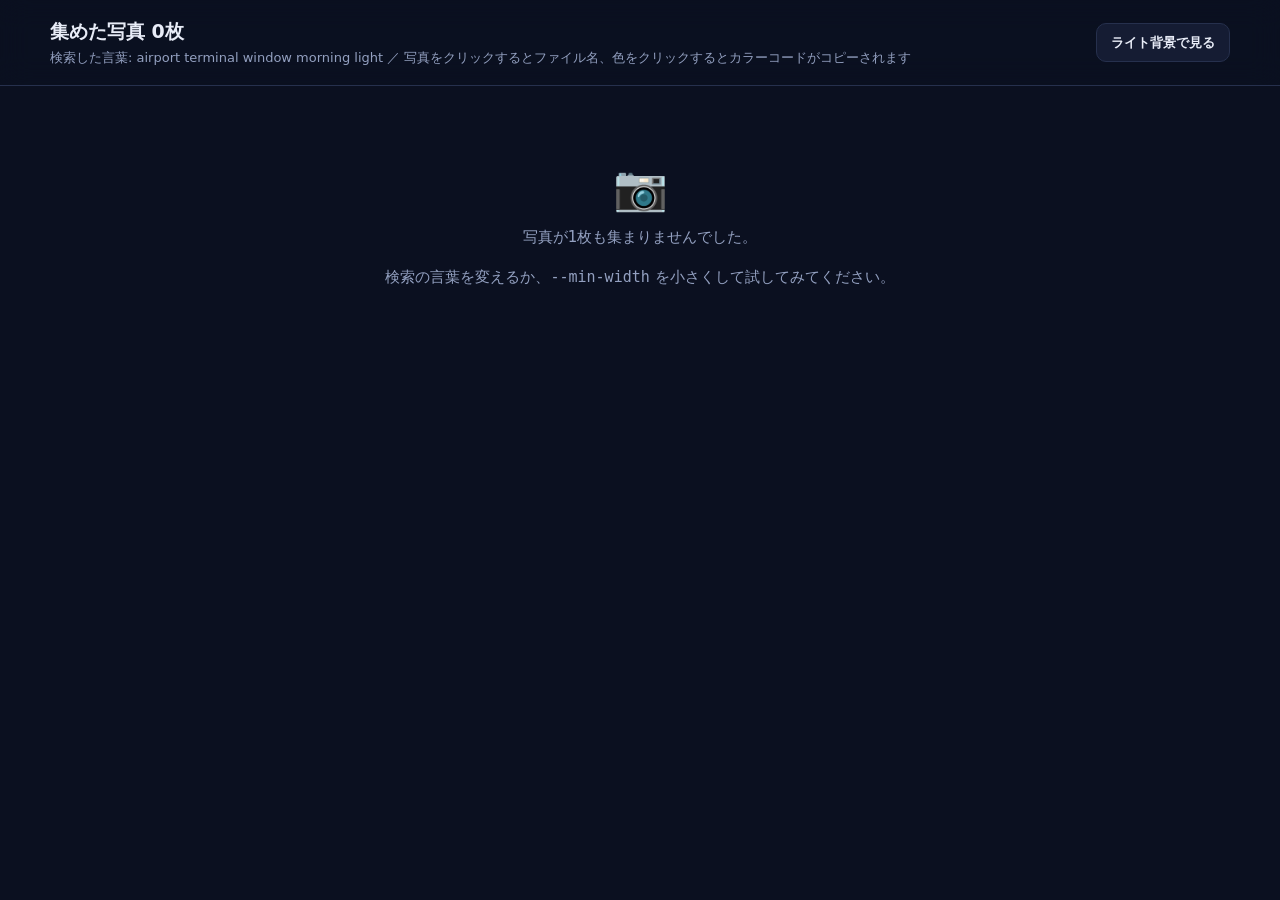
<file: design/images/preview.html>
<!doctype html>
<html lang="ja"><head><meta charset="utf-8">
<meta name="viewport" content="width=device-width,initial-scale=1">
<title>集めた写真 - airport terminal window morning light</title>
<style>
:root{
  color-scheme: dark;
  --bg:#0B1020; --surface:#151C33; --line:#26304D;
  --text:#E8ECF7; --muted:#93A0C0; --accent:#6C8CFF;
  --r:14px; --r-sm:10px; --maxw:1180px;
}
:root[data-theme="light"]{
  color-scheme: light;
  --bg:#F7F8FB; --surface:#FFFFFF; --line:#E2E6EF;
  --text:#141821; --muted:#5C6779; --accent:#3D5AFE;
}
*{box-sizing:border-box}
body{
  margin:0; background:var(--bg); color:var(--text);
  font-family:-apple-system,BlinkMacSystemFont,"Hiragino Sans","Noto Sans JP",system-ui,sans-serif;
  font-size:15px; line-height:1.65; -webkit-font-smoothing:antialiased;
}
.wrap{max-width:var(--maxw); margin:0 auto; padding:24px 20px 64px}
header{
  position:sticky; top:0; z-index:10; padding:16px 20px;
  background:color-mix(in srgb, var(--bg) 88%, transparent);
  backdrop-filter:blur(14px); border-bottom:1px solid var(--line);
}
.hd{max-width:var(--maxw); margin:0 auto; display:flex; align-items:center; gap:14px; flex-wrap:wrap}
h1{font-size:19px; font-weight:700; margin:0}
.sub{color:var(--muted); font-size:13px; margin:0}
.spacer{flex:1}
button{
  font:inherit; font-size:13px; font-weight:600; cursor:pointer;
  background:var(--surface); color:var(--text);
  border:1px solid var(--line); border-radius:var(--r-sm);
  padding:8px 14px; transition:transform .12s ease;
}
button:active{transform:scale(.97)}
.grid{
  display:grid; gap:24px; margin-top:24px;
  grid-template-columns:repeat(auto-fill, minmax(260px, 1fr));
}
.card{
  background:var(--surface); border:1px solid var(--line);
  border-radius:16px; overflow:hidden; display:flex; flex-direction:column;
}
.ph{
  position:relative; aspect-ratio:4/3; background:var(--bg);
  display:block; width:100%; border:0; padding:0; cursor:pointer; border-radius:0;
}
.ph img{width:100%; height:100%; object-fit:cover; display:block}
.badge{
  position:absolute; top:8px; right:8px; font-size:11px; font-weight:700;
  padding:3px 8px; border-radius:999px;
  background:rgba(0,0,0,.62); color:#fff; backdrop-filter:blur(4px);
}
.badge.sa{background:#C2410C}
.meta{padding:12px 14px 14px; display:flex; flex-direction:column; gap:8px}
.fn{
  font-family:ui-monospace,SFMono-Regular,Menlo,monospace; font-size:12px;
  color:var(--text); word-break:break-all;
}
.by{font-size:12px; color:var(--muted); line-height:1.5}
.by a{color:var(--muted)}
.dims{font-size:12px; color:var(--muted); font-variant-numeric:tabular-nums}
.chips{display:flex; gap:0; border-radius:var(--r-sm); overflow:hidden; height:34px}
.chip{flex:1; position:relative; cursor:pointer}
.chip span{
  position:absolute; inset:auto 0 0 0; font-size:9px; text-align:center;
  padding:1px 0; background:rgba(0,0,0,.5); color:#fff; opacity:0;
  transition:opacity .12s ease; font-family:ui-monospace,monospace;
}
.chip:hover span{opacity:1}
.acc{font-size:12px; color:var(--muted); display:flex; align-items:center; gap:6px}
.acc i{width:12px; height:12px; border-radius:3px; display:inline-block}
.toast{
  position:fixed; left:50%; bottom:28px; transform:translateX(-50%) translateY(14px);
  background:var(--accent); color:#fff; font-size:13px; font-weight:600;
  padding:10px 18px; border-radius:999px; opacity:0; pointer-events:none;
  transition:opacity .18s ease, transform .18s ease; z-index:50;
}
.toast.on{opacity:1; transform:translateX(-50%) translateY(0)}
.empty{text-align:center; padding:56px 16px; color:var(--muted)}
.empty .big{font-size:44px; line-height:1; margin-bottom:12px}
@media (prefers-reduced-motion: reduce){
  *,*::before,*::after{animation-duration:.01ms!important; transition-duration:.01ms!important}
}
</style></head><body>
<header><div class='hd'>
<div><h1>集めた写真 0枚</h1>
<p class='sub'>検索した言葉: airport terminal window morning light ／ 写真をクリックするとファイル名、色をクリックするとカラーコードがコピーされます</p></div>
<div class='spacer'></div>
<button id='themeBtn'>ライト背景で見る</button>
</div></header>
<div class='wrap'>
<div class='empty'><div class='big'>&#128247;</div><p>写真が1枚も集まりませんでした。</p><p>検索の言葉を変えるか、<code>--min-width</code> を小さくして試してみてください。</p></div>
</div>
<div class='toast' id='toast'></div>
<script>
(function(){
  var root = document.documentElement;
  var btn = document.getElementById('themeBtn');
  var LABEL = {dark:'ライト背景で見る', light:'ダーク背景で見る'};
  function setTheme(t){
    root.setAttribute('data-theme', t);
    btn.textContent = LABEL[t];
    try{ localStorage.setItem('dk-preview-theme', t); }catch(e){}
  }
  var saved = 'dark';
  try{ saved = localStorage.getItem('dk-preview-theme') || 'dark'; }catch(e){}
  setTheme(saved);
  btn.addEventListener('click', function(){
    setTheme(root.getAttribute('data-theme') === 'dark' ? 'light' : 'dark');
  });

  var toast = document.getElementById('toast'), timer = null;
  function say(msg){
    toast.textContent = msg; toast.classList.add('on');
    clearTimeout(timer); timer = setTimeout(function(){ toast.classList.remove('on'); }, 1500);
  }
  function copy(text, label){
    // file:// で開くと navigator.clipboard が使えないブラウザがあるので、古い方法も用意する
    function fallback(){
      var ta = document.createElement('textarea');
      ta.value = text; ta.style.position = 'fixed'; ta.style.opacity = '0';
      document.body.appendChild(ta); ta.select();
      try{ document.execCommand('copy'); say(label + ' をコピーしました'); }
      catch(e){ say('コピーできませんでした: ' + text); }
      document.body.removeChild(ta);
    }
    if(navigator.clipboard && navigator.clipboard.writeText){
      navigator.clipboard.writeText(text).then(function(){
        say(label + ' をコピーしました');
      }, fallback);
    } else { fallback(); }
  }
  document.addEventListener('click', function(e){
    var t = e.target.closest('[data-copy]');
    if(!t) return;
    copy(t.getAttribute('data-copy'), t.getAttribute('data-label') || 'テキスト');
  });
})();
</script>
</body></html>
</file>
